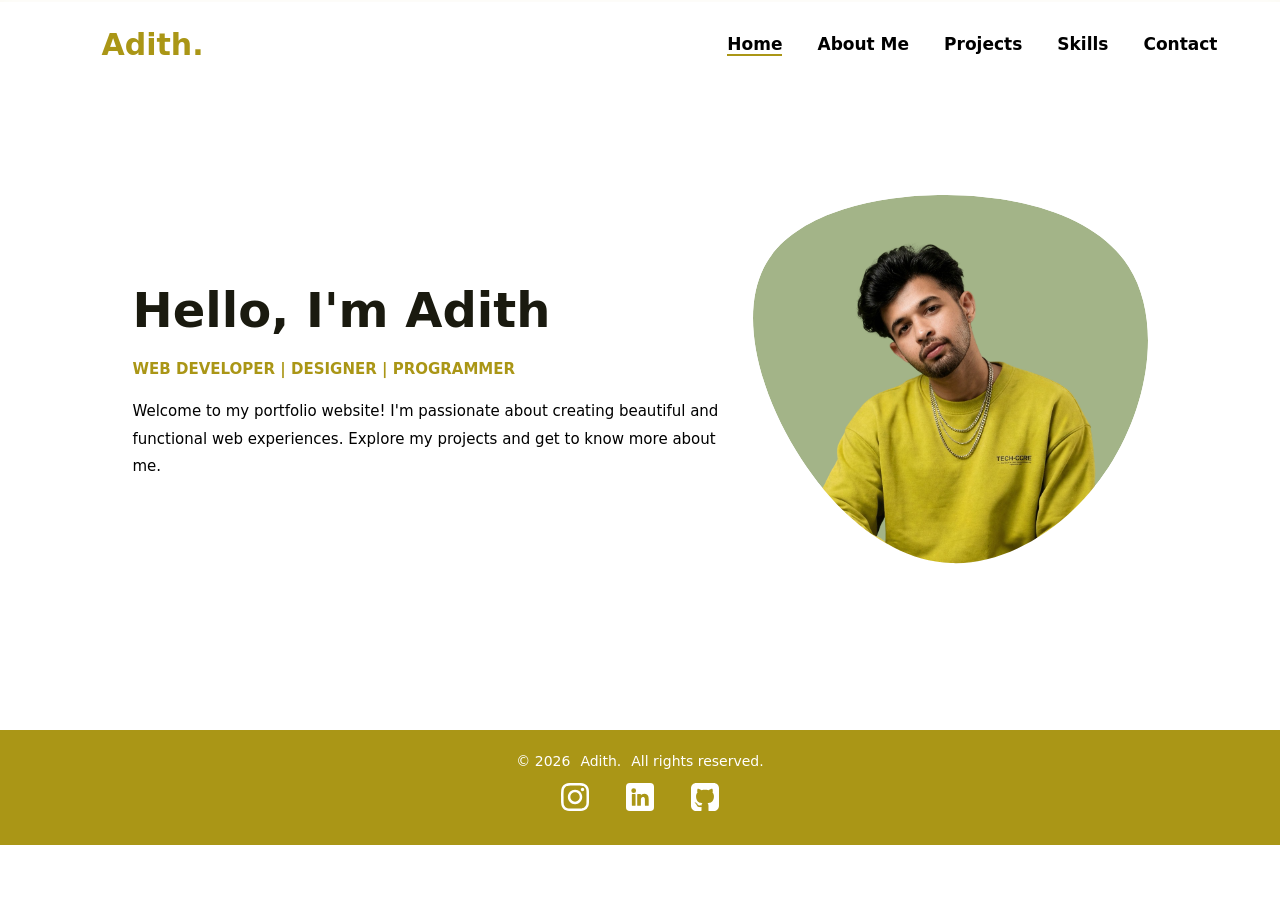
<file: index.html>
<!DOCTYPE html>
<html lang="en">

<head>
    <meta charset="UTF-8">
    <meta name="viewport" content="width=device-width, initial-scale=1.0">
    <meta id="viewport" name="viewport"
        content="width=device-width, initial-scale=1, minimum-scale=1, maximum-scale=2, viewport-fit=cover">
    <link rel="stylesheet" href="portfolio.css">
    <title>Portfolio</title>

</head>

<body>
    <div class="parent">
        <div class="navi">
            <div class="nav">
                <div class="logo">
                    <h2>Adith.</h2>
                </div>
                <div class="navlinks">
                    <ul>
                        <li><a class="main" href="index.html">Home</a></li>
                        <li><a href="about.html">About Me</a></li>
                        <li><a href="projects.html">Projects</a></li>
                        <li><a href="skill.html">Skills</a></li>
                        <li><a href="contact.html">Contact</a></li>
                    </ul>
                </div>
                <li class="menuicon"><svg onclick="menu_drop()" xmlns="http://www.w3.org/2000/svg" version="1.1"
                        xmlns:xlink="http://www.w3.org/1999/xlink" width="25" height="25" x="0" y="0"
                        viewBox="0 0 512 512" style="enable-background:new 0 0 512 512" xml:space="preserve" class="">
                        <g>
                            <path
                                d="M464.883 64.267H175.65c-25.98 0-47.117 21.137-47.117 47.149 0 25.98 21.137 47.117 47.117 47.117h289.232c25.98 0 47.117-21.137 47.117-47.117.001-26.013-21.136-47.149-47.116-47.149zM47.134 64.267C21.145 64.267 0 85.411 0 111.4s21.145 47.133 47.134 47.133 47.133-21.144 47.133-47.133-21.144-47.133-47.133-47.133zM47.134 208.867C21.145 208.867 0 230.011 0 256s21.145 47.133 47.134 47.133S94.267 281.989 94.267 256s-21.144-47.133-47.133-47.133zM47.134 353.467C21.145 353.467 0 374.611 0 400.6s21.145 47.133 47.134 47.133 47.133-21.144 47.133-47.133-21.144-47.133-47.133-47.133zM464.883 208.867H175.65c-25.98 0-47.117 21.137-47.117 47.149 0 25.98 21.137 47.117 47.117 47.117h289.232c25.98 0 47.117-21.137 47.117-47.117.001-26.013-21.136-47.149-47.116-47.149zM464.883 353.467H175.65c-25.98 0-47.117 21.137-47.117 47.149 0 25.98 21.137 47.117 47.117 47.117h289.232c25.98 0 47.117-21.137 47.117-47.117.001-26.012-21.136-47.149-47.116-47.149z"
                                fill="currentColor" opacity="1" data-original="#000000" class=""></path>
                        </g>
                    </svg></li>
            </div>
        </div>
        <div class="content">
            <div class="intro">
                <h1>Hello, I'm Adith</h1>
                <h3>Web Developer | Designer | Programmer</h3>
                <p>Welcome to my portfolio website! I'm passionate about creating beautiful and functional web
                    experiences. Explore my projects and get to know more about me.</p>
            </div>
            <div class="blob">
                <svg xmlns="http://www.w3.org/2000/svg" xmlns:xlink="http://www.w3.org/1999/xlink"
                    viewBox="0 0 200 187">
                    <mask id="mask0" mask-type="alpha" color="blue">
                        <path
                            d="M190.312 36.4879C206.582 62.1187 201.309 102.826 182.328 134.186C163.346 165.547          130.807 187.559 100.226 186.353C69.6454 185.297 41.0228 161.023 21.7403 129.362C2.45775          97.8511 -7.48481 59.1033 6.67581 34.5279C20.9871 10.1032 59.7028 -0.149132 97.9666          0.00163737C136.23 0.303176 174.193 10.857 190.312 36.4879Z" />
                    </mask>
                    <g mask="url(#mask0)">
                        <path
                            d="M190.312 36.4879C206.582 62.1187 201.309 102.826 182.328 134.186C163.346          165.547 130.807 187.559 100.226 186.353C69.6454 185.297 41.0228 161.023 21.7403          129.362C2.45775 97.8511 -7.48481 59.1033 6.67581 34.5279C20.9871 10.1032 59.7028          -0.149132 97.9666 0.00163737C136.23 0.303176 174.193 10.857 190.312 36.4879Z" />
                        <image class="image" xlink:href="images\myself2.png" />
                    </g>
                </svg>
            </div>
        </div>
        <!-- Footer -->
        <div class="fottermb">
            <div class="footerr">
                <div class="f_top">

                    <p>© 2026</p>
                    <p>Adith.</p>
                    <p> All rights reserved.</p>
                </div>
                <div class="f_mid">
                    <div class="f_mid_svg">
                        <a href="https://www.instagram.com/adith_ar_/?__pwa=1">
                            <svg xmlns="http://www.w3.org/2000/svg" version="1.1"
                                xmlns:xlink="http://www.w3.org/1999/xlink" width="512" height="512" x="0" y="0"
                                viewBox="0 0 511 511.9" style="enable-background:new 0 0 512 512" xml:space="preserve">
                                <g>
                                    <path
                                        d="M510.95 150.5c-1.2-27.2-5.598-45.898-11.9-62.102-6.5-17.199-16.5-32.597-29.6-45.398-12.802-13-28.302-23.102-45.302-29.5-16.296-6.3-34.898-10.7-62.097-11.898C334.648.3 325.949 0 256.449 0s-78.199.3-105.5 1.5c-27.199 1.2-45.898 5.602-62.097 11.898-17.204 6.5-32.602 16.5-45.403 29.602-13 12.8-23.097 28.3-29.5 45.3-6.3 16.302-10.699 34.9-11.898 62.098C.75 177.801.449 186.5.449 256s.301 78.2 1.5 105.5c1.2 27.2 5.602 45.898 11.903 62.102 6.5 17.199 16.597 32.597 29.597 45.398 12.801 13 28.301 23.102 45.301 29.5 16.3 6.3 34.898 10.7 62.102 11.898 27.296 1.204 36 1.5 105.5 1.5s78.199-.296 105.5-1.5c27.199-1.199 45.898-5.597 62.097-11.898a130.934 130.934 0 0 0 74.903-74.898c6.296-16.301 10.699-34.903 11.898-62.102 1.2-27.3 1.5-36 1.5-105.5s-.102-78.2-1.3-105.5zm-46.098 209c-1.102 25-5.301 38.5-8.801 47.5-8.602 22.3-26.301 40-48.602 48.602-9 3.5-22.597 7.699-47.5 8.796-27 1.204-35.097 1.5-103.398 1.5s-76.5-.296-103.403-1.5c-25-1.097-38.5-5.296-47.5-8.796C94.551 451.5 84.45 445 76.25 436.5c-8.5-8.3-15-18.3-19.102-29.398-3.5-9-7.699-22.602-8.796-47.5-1.204-27-1.5-35.102-1.5-103.403s.296-76.5 1.5-103.398c1.097-25 5.296-38.5 8.796-47.5C61.25 94.199 67.75 84.1 76.352 75.898c8.296-8.5 18.296-15 29.398-19.097 9-3.5 22.602-7.7 47.5-8.801 27-1.2 35.102-1.5 103.398-1.5 68.403 0 76.5.3 103.403 1.5 25 1.102 38.5 5.3 47.5 8.8 11.097 4.098 21.199 10.598 29.398 19.098 8.5 8.301 15 18.301 19.102 29.403 3.5 9 7.699 22.597 8.8 47.5 1.2 27 1.5 35.097 1.5 103.398s-.3 76.301-1.5 103.301zm0 0"
                                        fill="currentcolor" opacity="1" data-original="#000000"></path>
                                    <path
                                        d="M256.45 124.5c-72.598 0-131.5 58.898-131.5 131.5s58.902 131.5 131.5 131.5c72.6 0 131.5-58.898 131.5-131.5s-58.9-131.5-131.5-131.5zm0 216.8c-47.098 0-85.302-38.198-85.302-85.3s38.204-85.3 85.301-85.3c47.102 0 85.301 38.198 85.301 85.3s-38.2 85.3-85.3 85.3zM423.852 119.3c0 16.954-13.747 30.7-30.704 30.7-16.953 0-30.699-13.746-30.699-30.7 0-16.956 13.746-30.698 30.7-30.698 16.956 0 30.703 13.742 30.703 30.699zm0 0"
                                        fill="currentcolor" opacity="1" data-original="#000000"></path>
                                </g>
                            </svg>
                        </a>
                    </div>
                    <div class="f_mid_svg">
                        <a href="https://www.linkedin.com/in/adith-raj-/">
                            <svg xmlns="http://www.w3.org/2000/svg" version="1.1"
                                xmlns:xlink="http://www.w3.org/1999/xlink" width="512" height="512" x="0" y="0"
                                viewBox="0 0 176 176" style="enable-background:new 0 0 512 512" xml:space="preserve"
                                class="">
                                <g>
                                    <path
                                        d="M152 0H24A24 24 0 0 0 0 24v128a24 24 0 0 0 24 24h128a24 24 0 0 0 24-24V24a24 24 0 0 0-24-24zM60 139.28a3.71 3.71 0 0 1-3.71 3.72H40.48a3.71 3.71 0 0 1-3.72-3.72V73a3.72 3.72 0 0 1 3.72-3.72h15.81A3.72 3.72 0 0 1 60 73zM48.38 63a15 15 0 1 1 15-15 15 15 0 0 1-15 15zm94.26 76.54a3.41 3.41 0 0 1-3.42 3.42h-17a3.41 3.41 0 0 1-3.42-3.42v-31.05c0-4.64 1.36-20.32-12.13-20.32-10.45 0-12.58 10.73-13 15.55v35.86A3.42 3.42 0 0 1 90.3 143H73.88a3.41 3.41 0 0 1-3.41-3.42V72.71a3.41 3.41 0 0 1 3.41-3.42H90.3a3.42 3.42 0 0 1 3.42 3.42v5.78c3.88-5.83 9.63-10.31 21.9-10.31 27.18 0 27 25.38 27 39.32z"
                                        data-name="Layer 2" fill="currentcolor" opacity="1" data-original="#000000"
                                        class=""></path>
                                </g>
                            </svg>
                        </a>
                    </div>
                    <div class="f_mid_svg">
                        <a href="https://github.com/Solo-Being">
                            <svg xmlns="http://www.w3.org/2000/svg" version="1.1"
                                xmlns:xlink="http://www.w3.org/1999/xlink" width="512" height="512" x="0" y="0"
                                viewBox="0 0 438.536 438.536" style="enable-background:new 0 0 512 512"
                                xml:space="preserve" class="">
                                <g>
                                    <path
                                        d="M158.173 352.599c-3.049.568-4.381 1.999-3.999 4.281.38 2.283 2.093 3.046 5.138 2.283 3.049-.76 4.38-2.095 3.997-3.997-.378-2.092-2.091-2.95-5.136-2.567zM141.898 354.885c-3.046 0-4.568 1.041-4.568 3.139 0 2.474 1.619 3.518 4.853 3.138 3.046 0 4.57-1.047 4.57-3.138 0-2.471-1.619-3.522-4.855-3.139zM119.629 354.022c-.76 2.095.478 3.519 3.711 4.284 2.855 1.137 4.664.568 5.424-1.714.572-2.091-.666-3.61-3.711-4.568-2.856-.759-4.663-.102-5.424 1.998z"
                                        fill="currentcolor" opacity="1" data-original="#000000" class=""></path>
                                    <path
                                        d="M414.41 24.123C398.326 8.042 378.964 0 356.309 0H82.225C59.577 0 40.208 8.042 24.123 24.123 8.042 40.207 0 59.576 0 82.225v274.088c0 22.65 8.042 42.017 24.123 58.098 16.084 16.084 35.454 24.126 58.102 24.126h63.953c4.184 0 7.327-.144 9.42-.424 2.092-.288 4.184-1.526 6.279-3.717 2.096-2.187 3.14-5.376 3.14-9.562 0-.568-.05-7.046-.144-19.417-.097-12.375-.144-22.176-.144-29.41l-6.567 1.143c-4.187.76-9.469 1.095-15.846.999-6.374-.096-12.99-.76-19.841-1.998-6.855-1.239-13.229-4.093-19.13-8.562-5.898-4.477-10.085-10.328-12.56-17.559l-2.856-6.571c-1.903-4.373-4.899-9.229-8.992-14.554-4.093-5.332-8.232-8.949-12.419-10.852l-1.999-1.428c-1.331-.951-2.568-2.098-3.711-3.429-1.141-1.335-1.997-2.669-2.568-3.997-.571-1.335-.097-2.43 1.427-3.289 1.524-.855 4.281-1.279 8.28-1.279l5.708.855c3.808.76 8.516 3.042 14.134 6.851 5.614 3.806 10.229 8.754 13.846 14.843 4.38 7.806 9.657 13.75 15.846 17.843 6.184 4.097 12.419 6.143 18.699 6.143s11.704-.476 16.274-1.424c4.565-.954 8.848-2.385 12.847-4.288 1.713-12.751 6.377-22.559 13.988-29.41-10.848-1.143-20.602-2.854-29.265-5.14-8.658-2.286-17.605-5.995-26.835-11.136-9.234-5.14-16.894-11.512-22.985-19.13-6.09-7.618-11.088-17.61-14.987-29.978-3.901-12.375-5.852-26.652-5.852-42.829 0-23.029 7.521-42.637 22.557-58.814-7.044-17.32-6.379-36.732 1.997-58.242 5.52-1.714 13.706-.428 24.554 3.855 10.85 4.286 18.794 7.951 23.84 10.992 5.046 3.042 9.089 5.614 12.135 7.71 17.705-4.949 35.976-7.423 54.818-7.423 18.841 0 37.115 2.474 54.821 7.423l10.849-6.852c7.426-4.57 16.18-8.757 26.269-12.562 10.088-3.806 17.795-4.854 23.127-3.14 8.562 21.51 9.328 40.922 2.279 58.241 15.036 16.179 22.559 35.786 22.559 58.815 0 16.18-1.951 30.505-5.852 42.969-3.898 12.467-8.939 22.463-15.13 29.981-6.184 7.519-13.894 13.843-23.124 18.986-9.232 5.137-18.178 8.853-26.84 11.132-8.661 2.286-18.414 4.004-29.263 5.147 9.891 8.562 14.839 22.072 14.839 40.538v68.238c0 3.237.472 5.852 1.424 7.851.958 1.998 2.478 3.374 4.571 4.141 2.102.76 3.949 1.235 5.571 1.424 1.622.191 3.949.287 6.995.287h63.953c22.648 0 42.018-8.042 58.095-24.126 16.084-16.084 24.126-35.454 24.126-58.102V82.225c-.002-22.649-8.044-42.021-24.125-58.102z"
                                        fill="currentcolor" opacity="1" data-original="#000000" class=""></path>
                                    <path
                                        d="M86.793 319.195c-1.331.948-1.141 2.471.572 4.565 1.906 1.902 3.427 2.189 4.57.855 1.331-.948 1.141-2.471-.575-4.569-1.902-1.71-3.424-1.997-4.567-.851zM77.374 312.057c-.57 1.335.096 2.478 1.999 3.426 1.521.955 2.762.767 3.711-.568.57-1.335-.096-2.478-1.999-3.433-1.903-.572-3.14-.38-3.711.575zM95.646 330.331c-1.715.948-1.715 2.666 0 5.137 1.713 2.478 3.328 3.142 4.853 1.998 1.714-1.334 1.714-3.142 0-5.427-1.521-2.468-3.14-3.046-4.853-1.708zM105.641 343.174c-1.714 1.526-1.336 3.327 1.142 5.428 2.281 2.279 4.185 2.566 5.708.849 1.524-1.519 1.143-3.326-1.142-5.42-2.281-2.28-4.185-2.568-5.708-.857z"
                                        fill="currentcolor" opacity="1" data-original="#000000" class=""></path>
                                </g>
                            </svg>
                        </a>
                    </div>
                </div>
            </div>
        </div>
    </div>


<div class="menuu">
    <div class="menuu_items">
        <a class="menu_con" href="index.html">Home</a>
    </div>
    <div class="menuu_items">
        <a class="menu_con" href="about.html">About Me</a>
    </div>
    <div class="menuu_items">
        <a class="menu_con" href="projects.html">Projects</a>
    </div>
    <div class="menuu_items">
        <a class="menu_con" href="skill.html">Skills</a>
    </div>
    <div class="menuu_items">
        <a class="menu_con" href="contact.html">Contact</a>
    </div>
</div>

    <script src="script.js"></script>

</body>

</html>
</file>
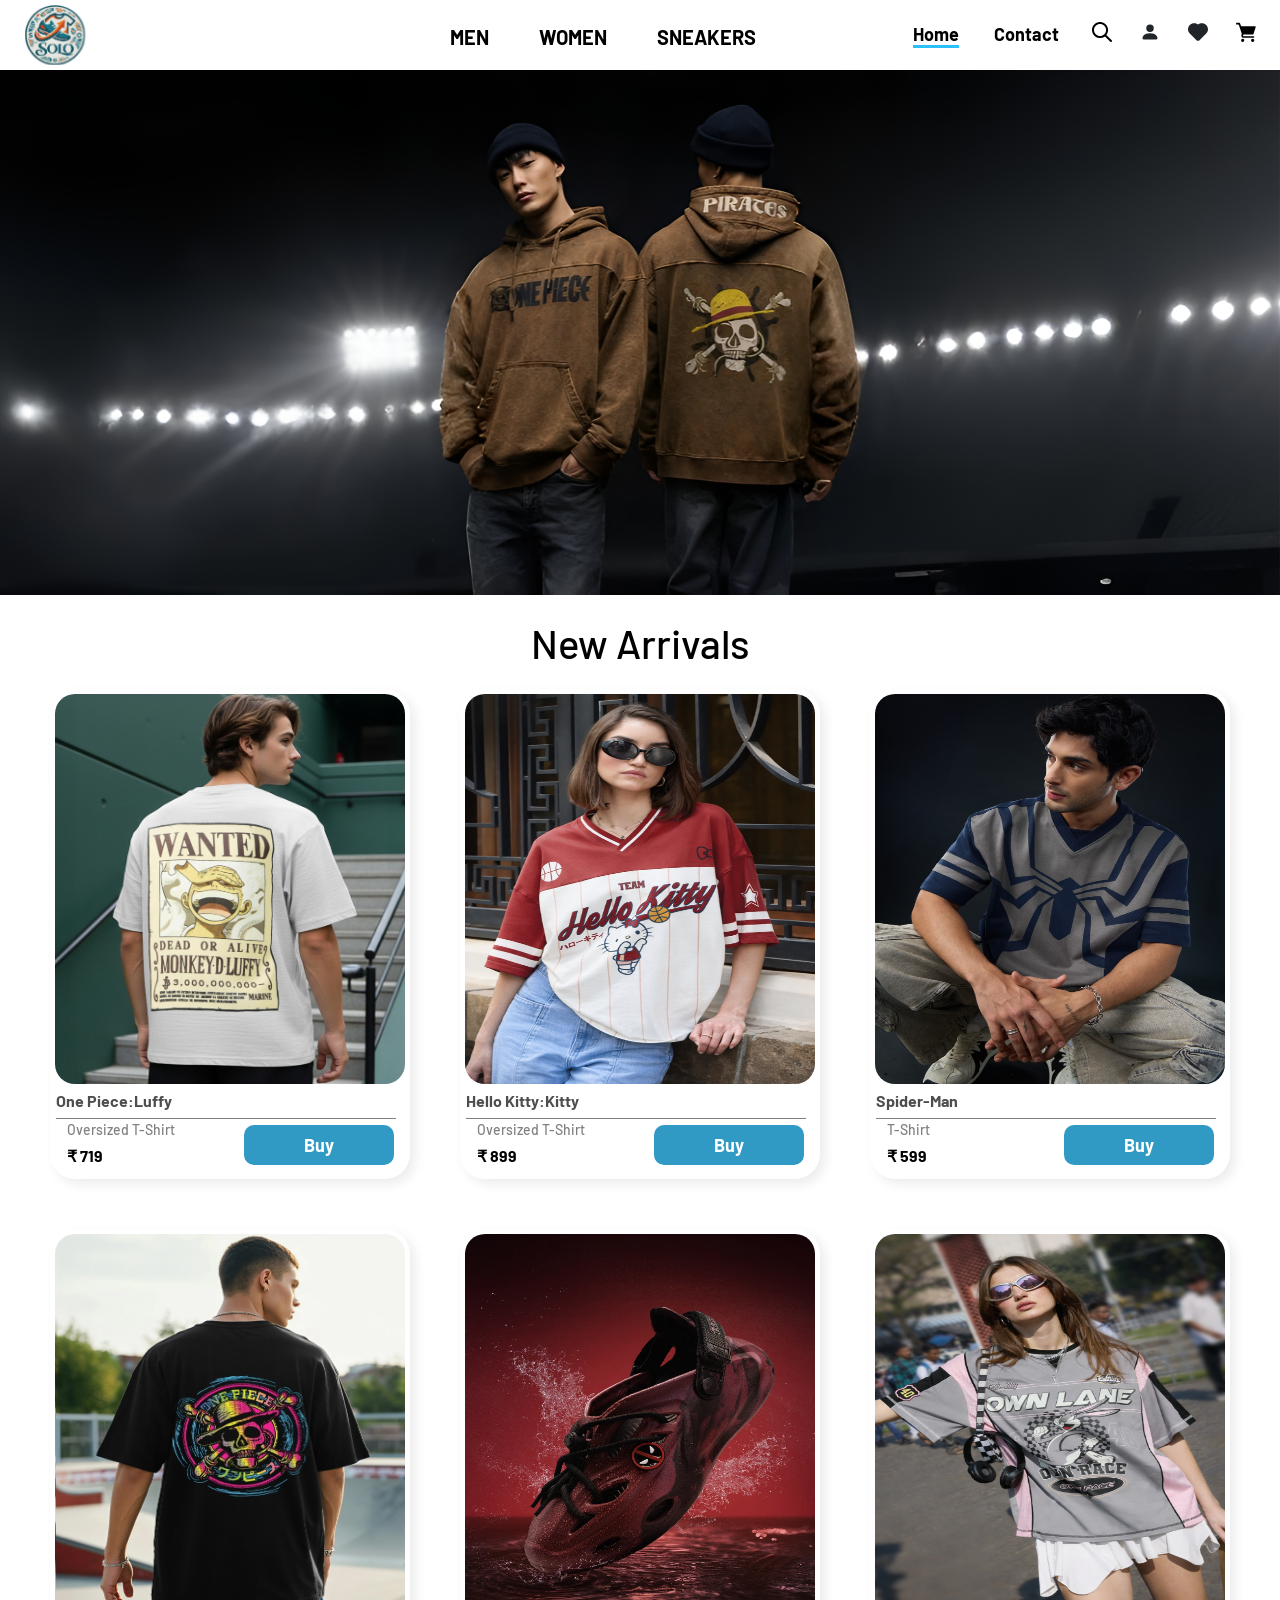
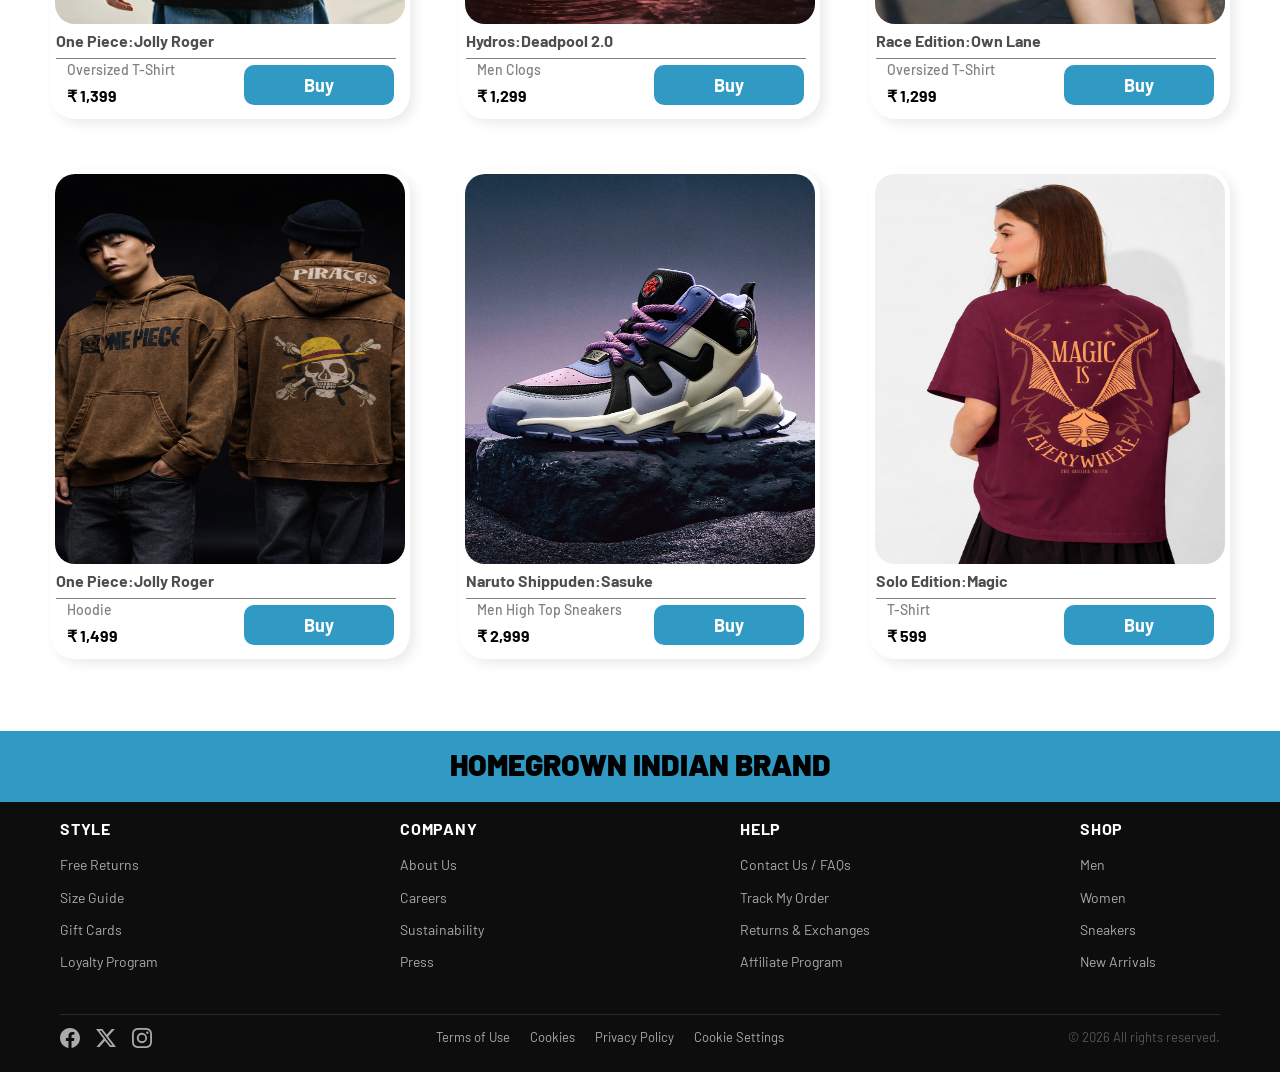
<file: E-commerce/index.html>
<!DOCTYPE html>
<html lang="en">

<head>
    <meta charset="UTF-8">
    <meta name="viewport" content="width=device-width, initial-scale=1.0">
    <meta id="viewport" name="viewport"
        content="width=device-width, initial-scale=1, minimum-scale=1, maximum-scale=2, viewport-fit=cover">
    <link href="https://cdn.jsdelivr.net/npm/bootstrap@5.0.2/dist/css/bootstrap.min.css" rel="stylesheet"
        integrity="sha384-EVSTQN3/azprG1Anm3QDgpJLIm9Nao0Yz1ztcQTwFspd3yD65VohhpuuCOmLASjC" crossorigin="anonymous">
    <link
        href="https://fonts.googleapis.com/css2?family=Barlow+Condensed:wght@400;500;600;700&family=Barlow:wght@400;500;600&display=swap"
        rel="stylesheet">
    <link rel="stylesheet" href="index.css">
    <link rel="stylesheet" href="popup.css">
    <title>Solo</title>
</head>

<body>
    <div class="navi">
        <div class="navchild_l">
            <img class="logo" src="logo1.png" alt="">
        </div>
        <div class="nav_mobile">
            <a>Category</a>
            <svg onclick="cat_drop()" xmlns="http://www.w3.org/2000/svg" version="1.1"
                xmlns:xlink="http://www.w3.org/1999/xlink" width="512" height="512" x="0" y="0" viewBox="0 0 512 512"
                style="enable-background:new 0 0 512 512" xml:space="preserve" class="">
                <g>
                    <path
                        d="m98 190.06 139.78 163.12a24 24 0 0 0 36.44 0L414 190.06c13.34-15.57 2.28-39.62-18.22-39.62h-279.6c-20.5 0-31.56 24.05-18.18 39.62z"
                        fill="#000000" opacity="1" data-original="#000000" class=""></path>
                </g>
            </svg>
        </div>
        <div class="navchild_r">
            <ul>
                <li><a href="men.html">MEN</a></li>
                <li><a href="women.html">WOMEN</a></li>
                <li><a href="sneakers.html">SNEAKERS</a></li>
            </ul>
        </div>
        <div class="menu_svg">
            <svg onclick="menu_drop()" xmlns="http://www.w3.org/2000/svg" version="1.1"
                xmlns:xlink="http://www.w3.org/1999/xlink" width="26" height="26" x="0" y="0" viewBox="0 0 32 32"
                style="enable-background:new 0 0 512 512" xml:space="preserve" fill-rule="evenodd"
                class="hovered-paths">
                <g>
                    <path
                        d="M15 20c0-.796-.316-1.559-.879-2.121A2.996 2.996 0 0 0 12 17H5c-.796 0-1.559.316-2.121.879A2.996 2.996 0 0 0 2 20v7c0 .796.316 1.559.879 2.121A2.996 2.996 0 0 0 5 30h7c.796 0 1.559-.316 2.121-.879A2.996 2.996 0 0 0 15 27zm15 0c0-.796-.316-1.559-.879-2.121A2.996 2.996 0 0 0 27 17h-7c-.796 0-1.559.316-2.121.879A2.996 2.996 0 0 0 17 20v7c0 .796.316 1.559.879 2.121A2.996 2.996 0 0 0 20 30h7c.796 0 1.559-.316 2.121-.879A2.996 2.996 0 0 0 30 27zm-17 0v7a.997.997 0 0 1-1 1H5a.997.997 0 0 1-1-1v-7a.997.997 0 0 1 1-1h7a.997.997 0 0 1 1 1zm15 0v7a.997.997 0 0 1-1 1h-7a.997.997 0 0 1-1-1v-7a.997.997 0 0 1 1-1h7a.997.997 0 0 1 1 1zm-2.379-5.207 4.172-4.172a3 3 0 0 0 0-4.242l-4.172-4.172a3 3 0 0 0-4.242 0l-4.172 4.172a3 3 0 0 0 0 4.242l4.172 4.172a3 3 0 0 0 4.242 0zM15 5c0-.796-.316-1.559-.879-2.121A2.996 2.996 0 0 0 12 2H5c-.796 0-1.559.316-2.121.879A2.996 2.996 0 0 0 2 5v7c0 .796.316 1.559.879 2.121A2.996 2.996 0 0 0 5 15h7c.796 0 1.559-.316 2.121-.879A2.996 2.996 0 0 0 15 12zm13.379 4.207-4.172 4.172a1 1 0 0 1-1.414 0l-4.172-4.172a1 1 0 0 1 0-1.414l4.172-4.172a1 1 0 0 1 1.414 0l4.172 4.172a1 1 0 0 1 0 1.414zM13 5v7a.997.997 0 0 1-1 1H5a.997.997 0 0 1-1-1V5a.997.997 0 0 1 1-1h7a.997.997 0 0 1 1 1z"
                        fill="black" opacity="1" data-original="#000000" class="hovered-path"></path>
                </g>
            </svg>
        </div>
        <div class="navchild_m">
            <ul>
                <li><a class="main" href="#home">Home</a></li>
                <!-- <li><a href="">About</a></li> -->
                <li><a href="contact.html">Contact</a></li>
            </ul>
            <div class="svg">
                <div class="svgs"><svg xmlns="http://www.w3.org/2000/svg" version="1.1"
                        xmlns:xlink="http://www.w3.org/1999/xlink" width="512" height="512" x="0" y="0"
                        viewBox="0 0 461.516 461.516" style="enable-background:new 0 0 512 512" xml:space="preserve">
                        <g>
                            <path
                                d="M185.746 371.332a185.294 185.294 0 0 0 113.866-39.11L422.39 455c9.172 8.858 23.787 8.604 32.645-.568 8.641-8.947 8.641-23.131 0-32.077L332.257 299.577c62.899-80.968 48.252-197.595-32.716-260.494S101.947-9.169 39.048 71.799-9.204 269.394 71.764 332.293a185.64 185.64 0 0 0 113.982 39.039zM87.095 87.059c54.484-54.485 142.82-54.486 197.305-.002s54.486 142.82.002 197.305-142.82 54.486-197.305.002l-.002-.002c-54.484-54.087-54.805-142.101-.718-196.585l.718-.718z"
                                fill="#000000" opacity="1" data-original="#000000"></path>
                        </g>
                    </svg></div>
                <div class="svgs"><svg xmlns="http://www.w3.org/2000/svg" width="25" height="25" fill="currentColor"
                        class="bi bi-person-fill" viewBox="0 0 16 16">
                        <path d="M3 14s-1 0-1-1 1-4 6-4 6 3 6 4-1 1-1 1zm5-6a3 3 0 1 0 0-6 3 3 0 0 0 0 6" />
                    </svg></div>
                <div class="svgs"><svg xmlns="http://www.w3.org/2000/svg" version="1.1"
                        xmlns:xlink="http://www.w3.org/1999/xlink" width="512" height="512" x="0" y="0"
                        viewBox="0 0 511.855 511.855" style="enable-background:new 0 0 512 512" xml:space="preserve"
                        class="">
                        <g>
                            <path
                                d="M466.186 74.688C436.688 45.19 397.47 28.945 355.754 28.945c-36.894 0-71.836 12.708-99.827 36.051-27.989-23.343-62.933-36.051-99.825-36.051-41.716 0-80.936 16.245-110.433 45.743-60.891 60.891-60.892 159.97 0 220.865l171.249 171.249c10.389 10.387 24.242 16.107 39.01 16.107s28.621-5.721 39.01-16.108l171.248-171.248c60.892-60.894 60.892-159.974 0-220.865z"
                                fill="currentColor" opacity="1" data-original="#000000"></path>
                        </g>
                    </svg></div>
                <div class="svgs"><svg xmlns="http://www.w3.org/2000/svg" version="1.1"
                        xmlns:xlink="http://www.w3.org/1999/xlink" width="512" height="512" x="0" y="0"
                        viewBox="0 0 24 24" style="enable-background:new 0 0 512 512" xml:space="preserve" class="">
                        <g>
                            <path
                                d="M1 1a1 1 0 1 0 0 2h1.78a.694.694 35.784 0 1 .657.474l3.297 9.893c.147.44.165.912.053 1.362l-.271 1.087C6.117 17.41 7.358 19 9 19h12a1 1 0 1 0 0-2H9c-.39 0-.64-.32-.545-.697l.205-.818A.64.64 142.028 0 1 9.28 15H20a1 1 0 0 0 .95-.684l2.665-8A1 1 0 0 0 22.666 5H6.555a.694.694 35.783 0 1-.658-.474l-.948-2.842A1 1 0 0 0 4 1zm7 19a2 2 0 1 0 0 4 2 2 0 0 0 0-4zm12 0a2 2 0 1 0 0 4 2 2 0 0 0 0-4z"
                                paint-order="fill markers stroke" fill="#000000" opacity="1" data-original="#000000"
                                class=""></path>
                        </g>
                    </svg></div>
            </div>
        </div>
    </div>
    <div class="parent" id="home">
        <div class="carosel">
            <div id="carouselExampleSlidesOnly" class="carousel slide" data-bs-ride="carousel">
                <div class="carousel-inner">
                    <div class="carousel-item active">
                        <img src="ca4.png" class="d-block w-100" alt="...">
                    </div>
                    <div class="carousel-item">
                        <img src="ca7.png" class="d-block w-100" alt="...">
                    </div>
                    <div class="carousel-item">
                        <img src="ca2.png" class="d-block w-100" alt="...">
                    </div>
                    <div class="carousel-item">
                        <img src="ca3.png" class="d-block w-100" alt="...">
                    </div>
                    <div class="carousel-item">
                        <img src="ca6.png" class="d-block w-100" alt="...">
                    </div>
                    <div class="carousel-item">
                        <img src="ca5.png" class="d-block w-100" alt="...">
                    </div>
                    <div class="carousel-item">
                        <img src="ca8.png" class="d-block w-100" alt="...">
                    </div>
                    <div class="carousel-item">
                        <img src="ca9.png" class="d-block w-100" alt="...">
                    </div>
                </div>
            </div>
        </div>
        <div class="items">
            <div class="head">
                <p>New Arrivals</p>
            </div>
            <div class="itemsbuy">
                <div class="itemssl">
                    <div class="image">
                        <img class="realsale" src="sale1.png" alt="">
                    </div>
                    <div class="imagenm">
                        <p><b>One Piece:Luffy</b></p>
                    </div>
                    <div class="buy_parent">
                        <div class="buy_l">
                            <div class="imgdesc">
                                <p>Oversized T-Shirt</p>
                            </div>
                            <div class="price">
                                <p><b>₹ 719</b></p>
                            </div>
                        </div>
                        <div class="buy_butt">
                            <button onclick="buy_popup('sale1.png','One Piece:Luffy',719)">Buy</button>
                        </div>
                    </div>
                </div>
                <div class="itemssl">
                    <div class="image">
                        <img class="realsale" src="sale6.png" alt="">
                    </div>
                    <div class="imagenm">
                        <p><b>Hello Kitty:Kitty</b></p>
                    </div>
                    <div class="buy_parent">
                        <div class="buy_l">
                            <div class="imgdesc">
                                <p>Oversized T-Shirt</p>
                            </div>
                            <div class="price">
                                <p><b>₹ 899</b></p>
                            </div>
                        </div>
                        <div class="buy_butt">
                            <button onclick="buy_popup('sale6.png','Hello Kitty:Kitty',899)">Buy</button>
                        </div>
                    </div>
                </div>
                <div class="itemssl">
                    <div class="image">
                        <img class="realsale" src="sale3.png" alt="">
                    </div>
                    <div class="imagenm">
                        <p><b>Spider-Man</b></p>
                    </div>
                    <div class="buy_parent">
                        <div class="buy_l">
                            <div class="imgdesc">
                                <p>T-Shirt</p>
                            </div>
                            <div class="price">
                                <p><b>₹ 599</b></p>
                            </div>
                        </div>
                        <div class="buy_butt">
                            <button onclick="buy_popup('sale3.png','Spider-Man',599)">Buy</button>
                        </div>
                    </div>
                </div>
                <div class="itemssl">
                    <div class="image">
                        <img class="realsale" src="sale4.png" alt="">
                    </div>
                    <div class="imagenm">
                        <p><b>One Piece:Jolly Roger</b></p>
                    </div>
                    <div class="buy_parent">
                        <div class="buy_l">
                            <div class="imgdesc">
                                <p>Oversized T-Shirt</p>
                            </div>
                            <div class="price">
                                <p><b>₹ 1,399</b></p>
                            </div>
                        </div>
                        <div class="buy_butt">
                            <button onclick="buy_popup('sale4.png','One Piece:Jolly Roger',1399)">Buy</button>
                        </div>
                    </div>
                </div>
                <div class="itemssl">
                    <div class="image">
                        <img class="realsale" src="sale5.png" alt="">
                    </div>
                    <div class="imagenm">
                        <p><b>Hydros:Deadpool 2.0</b></p>
                    </div>
                    <div class="buy_parent">
                        <div class="buy_l">
                            <div class="imgdesc">
                                <p>Men Clogs</p>
                            </div>
                            <div class="price">
                                <p><b>₹ 1,299</b></p>
                            </div>
                        </div>
                        <div class="buy_butt">
                            <button onclick="buy_popup('sale5.png','Hydros:Deadpool 2.0',1299)">Buy</button>
                        </div>
                    </div>
                </div>
                <div class="itemssl">
                    <div class="image">
                        <img class="realsale" src="sale9.png" alt="">
                    </div>
                    <div class="imagenm">
                        <p><b>Race Edition:Own Lane</b></p>
                    </div>
                    <div class="buy_parent">
                        <div class="buy_l">
                            <div class="imgdesc">
                                <p>Oversized T-Shirt</p>
                            </div>
                            <div class="price">
                                <p><b>₹ 1,299</b></p>
                            </div>
                        </div>
                        <div class="buy_butt">
                            <button onclick="buy_popup('sale9.png','Race Edition:Own Lane',1299)">Buy</button>
                        </div>
                    </div>
                </div>
                <div class="itemssl">
                    <div class="image">
                        <img class="realsale" src="sale7.png" alt="">
                    </div>
                    <div class="imagenm">
                        <p><b>One Piece:Jolly Roger</b></p>
                    </div>
                    <div class="buy_parent">
                        <div class="buy_l">
                            <div class="imgdesc">
                                <p>Hoodie</p>
                            </div>
                            <div class="price">
                                <p><b>₹ 1,499</b></p>
                            </div>
                        </div>
                        <div class="buy_butt">
                            <button onclick="buy_popup('sale7.png','One Piece:Jolly Roger',1499)">Buy</button>
                        </div>
                    </div>
                </div>
                <div class="itemssl">
                    <div class="image">
                        <img class="realsale" src="sale8.png" alt="">
                    </div>
                    <div class="imagenm">
                        <p><b>Naruto Shippuden:Sasuke</b></p>
                    </div>
                    <div class="buy_parent">
                        <div class="buy_l">
                            <div class="imgdesc">
                                <p>Men High Top Sneakers</p>
                            </div>
                            <div class="price">
                                <p><b>₹ 2,999</b></p>
                            </div>
                        </div>
                        <div class="buy_butt">
                            <button onclick="buy_popup('sale8.png','Naruto Shippuden:Sasuke',2999)">Buy</button>
                        </div>
                    </div>
                </div>
                <div class="itemssl">
                    <div class="image">
                        <img class="realsale" src="sale2.png" alt="">
                    </div>
                    <div class="imagenm">
                        <p><b>Solo Edition:Magic</b></p>
                    </div>
                    <div class="buy_parent">
                        <div class="buy_l">
                            <div class="imgdesc">
                                <p>T-Shirt</p>
                            </div>
                            <div class="price">
                                <p><b>₹ 599</b></p>
                            </div>
                        </div>
                        <div class="buy_butt">
                            <button onclick="buy_popup('sale2.png','Solo Edition:Magic',599)">Buy</button>
                        </div>
                    </div>
                </div>
            </div>
        </div>
        <div class="footer" id="contact">
            <div class="ftheader">
                <p class="headerft">HOMEGROWN INDIAN BRAND </p>
            </div>
            <div class="ftcontact">
                <div class="ftcolumns">
                    <div class="ftcol">
                        <h4>STYLE</h4>
                        <a href="">Free Returns</a>
                        <a href="">Size Guide</a>
                        <a href="">Gift Cards</a>
                        <a href="">Loyalty Program</a>
                    </div>
                    <div class="ftcol">
                        <h4>COMPANY</h4>
                        <a href="">About Us</a>
                        <a href="">Careers</a>
                        <a href="">Sustainability</a>
                        <a href="">Press</a>
                    </div>
                    <div class="ftcol">
                        <h4>HELP</h4>
                        <a href="">Contact Us / FAQs</a>
                        <a href="">Track My Order</a>
                        <a href="">Returns & Exchanges</a>
                        <a href="">Affiliate Program</a>
                    </div>
                    <div class="ftcol">
                        <h4>SHOP</h4>
                        <a href="">Men</a>
                        <a href="">Women</a>
                        <a href="">Sneakers</a>
                        <a href="">New Arrivals</a>
                    </div>
                </div>
                <div class="ftbottom">
                    <div class="ftsocials">
                        <a href="" class="ftsocial">
                            <svg xmlns="http://www.w3.org/2000/svg" width="20" height="20" fill="currentColor"
                                viewBox="0 0 16 16">
                                <path
                                    d="M16 8.049c0-4.446-3.582-8.05-8-8.05C3.58 0-.002 3.603-.002 8.05c0 4.017 2.926 7.347 6.75 7.951v-5.625h-2.03V8.05H6.75V6.275c0-2.017 1.195-3.131 3.022-3.131.876 0 1.791.157 1.791.157v1.98h-1.009c-.993 0-1.303.621-1.303 1.258v1.51h2.218l-.354 2.326H9.25V16c3.824-.604 6.75-3.934 6.75-7.951" />
                            </svg>
                        </a>
                        <a href="" class="ftsocial">
                            <svg xmlns="http://www.w3.org/2000/svg" width="20" height="20" fill="currentColor"
                                viewBox="0 0 16 16">
                                <path
                                    d="M12.6.75h2.454l-5.36 6.142L16 15.25h-4.937l-3.867-5.07-4.425 5.07H.316l5.733-6.57L0 .75h5.063l3.495 4.633L12.601.75Zm-.86 13.028h1.36L4.323 2.145H2.865z" />
                            </svg>
                        </a>
                        <a href="" class="ftsocial">
                            <svg xmlns="http://www.w3.org/2000/svg" width="20" height="20" fill="currentColor"
                                viewBox="0 0 16 16">
                                <path
                                    d="M8 0C5.829 0 5.556.01 4.703.048 3.85.088 3.269.222 2.76.42a3.9 3.9 0 0 0-1.417.923A3.9 3.9 0 0 0 .42 2.76C.222 3.268.087 3.85.048 4.7.01 5.555 0 5.827 0 8.001c0 2.172.01 2.444.048 3.297.04.852.174 1.433.372 1.942.205.526.478.972.923 1.417.444.445.89.719 1.416.923.51.198 1.09.333 1.942.372C5.555 15.99 5.827 16 8 16s2.444-.01 3.298-.048c.851-.04 1.434-.174 1.943-.372a3.9 3.9 0 0 0 1.416-.923c.445-.445.718-.891.923-1.417.197-.509.332-1.09.372-1.942C15.99 10.445 16 10.173 16 8s-.01-2.445-.048-3.299c-.04-.851-.175-1.433-.372-1.941a3.9 3.9 0 0 0-.923-1.417A3.9 3.9 0 0 0 13.24.42c-.51-.198-1.092-.333-1.943-.372C10.443.01 10.172 0 7.998 0zm-.717 1.442h.718c2.136 0 2.389.007 3.232.046.78.035 1.204.166 1.486.275.373.145.64.319.92.599s.453.546.598.92c.11.281.24.705.275 1.485.039.843.047 1.096.047 3.231s-.008 2.389-.047 3.232c-.035.78-.166 1.203-.275 1.485a2.5 2.5 0 0 1-.599.919c-.28.28-.546.453-.92.598-.28.11-.704.24-1.485.276-.843.038-1.096.047-3.232.047s-2.39-.009-3.233-.047c-.78-.036-1.203-.166-1.485-.276a2.5 2.5 0 0 1-.92-.598 2.5 2.5 0 0 1-.6-.92c-.109-.281-.24-.705-.275-1.485-.038-.843-.046-1.096-.046-3.233s.008-2.388.046-3.231c.036-.78.166-1.204.276-1.486.145-.373.319-.64.599-.92s.546-.453.92-.598c.282-.11.705-.24 1.485-.276.738-.034 1.024-.044 2.515-.045zm4.988 1.328a.96.96 0 1 0 0 1.92.96.96 0 0 0 0-1.92m-4.27 1.122a4.109 4.109 0 1 0 0 8.217 4.109 4.109 0 0 0 0-8.217m0 1.441a2.667 2.667 0 1 1 0 5.334 2.667 2.667 0 0 1 0-5.334" />
                            </svg>
                        </a>
                    </div>
                    <div class="ftlegal">
                        <a href="">Terms of Use</a>
                        <a href="">Cookies</a>
                        <a href="">Privacy Policy</a>
                        <a href="">Cookie Settings</a>
                    </div>
                    <div class="ftcopy">
                        <span>© 2026 All rights reserved.</span>
                    </div>
                </div>
            </div>
        </div>
    </div>
    <div class="menuu">
        <div class="menuu_items">
            <a href="#home">Home</a>
        </div>
        <!-- <div class="menuu_items">
            <a href="">About</a>
        </div> -->
        <div class="menuu_items">
            <a href="contact.html">Contact</a>
        </div>
        <div class="menuu_items">
            <a href="">Search</a>
        </div>
        <div class="menuu_items">
            <a href="">Profile</a>
        </div>
        <div class="menuu_items">
            <a href="">Favourites</a>
        </div>
        <div class="menuu_items">
            <a href="">Cart</a>
        </div>
    </div>
    <div class="categ">
        <div class="categ_items">
            <a href="men.html">MEN</a>
        </div>
        <div class="categ_items">
            <a href="women.html">WOMEN</a>
        </div>
        <div class="categ_items">
            <a href="sneakers.html">SNEAKERS</a>
        </div>
    </div>
        <script src="https://cdn.jsdelivr.net/npm/@popperjs/core@2.9.2/dist/umd/popper.min.js"
            integrity="sha384-IQsoLXl5PILFhosVNubq5LC7Qb9DXgDA9i+tQ8Zj3iwWAwPtgFTxbJ8NT4GN1R8p"
            crossorigin="anonymous"></script>
        <script src="https://cdn.jsdelivr.net/npm/bootstrap@5.0.2/dist/js/bootstrap.min.js"
            integrity="sha384-cVKIPhGWiC2Al4u+LWgxfKTRIcfu0JTxR+EQDz/bgldoEyl4H0zUF0QKbrJ0EcQF"
            crossorigin="anonymous"></script>
        <script src="script.js"></script>
</body>

</html>
</file>
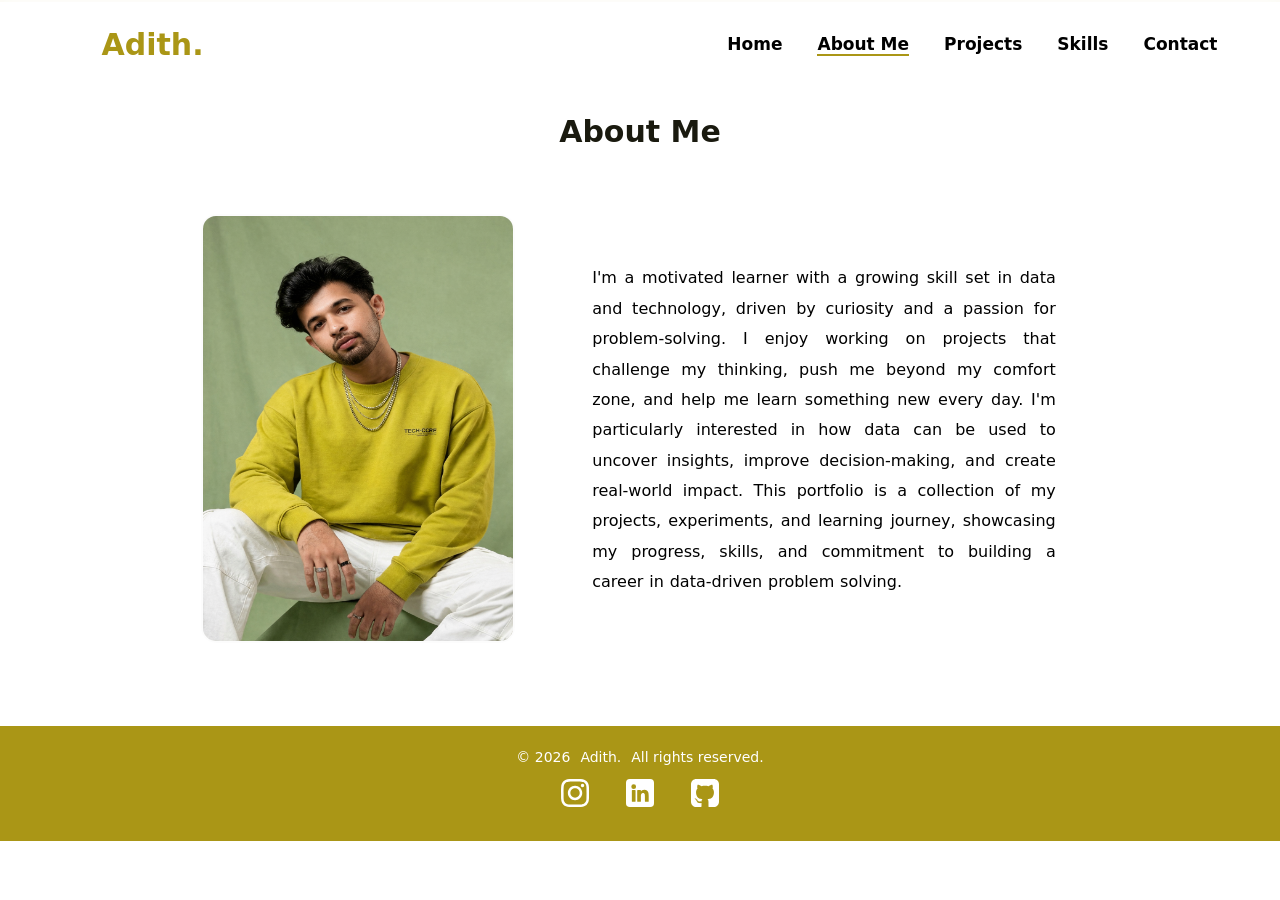
<file: about.html>
<!DOCTYPE html>
<html lang="en">

<head>
    <meta charset="UTF-8">
    <meta name="viewport" content="width=device-width, initial-scale=1.0">
    <meta id="viewport" name="viewport"
        content="width=device-width, initial-scale=1, minimum-scale=1, maximum-scale=2, viewport-fit=cover">
    <link rel="stylesheet" href="portfolio.css">
    <title>Portfolio</title>
</head>

<body>
    <div class="parent">
        <div class="navi">
            <div class="navpr">
                <div class="logo">
                    <h2>Adith.</h2>
                </div>
                <div class="navlinks">

                    <ul>
                        <li><a href="index.html">Home</a></li>
                        <li><a class="main" href="about.html">About Me</a></li>
                        <li><a href="projects.html">Projects</a></li>
                        <li><a href="skill.html">Skills</a></li>
                        <li><a href="contact.html">Contact</a></li>
                    </ul>
                </div>
                <li class="menuicon"><svg onclick="menu_drop()" xmlns="http://www.w3.org/2000/svg" version="1.1"
                        xmlns:xlink="http://www.w3.org/1999/xlink" width="25" height="25" x="0" y="0"
                        viewBox="0 0 512 512" style="enable-background:new 0 0 512 512" xml:space="preserve" class="">
                        <g>
                            <path
                                d="M464.883 64.267H175.65c-25.98 0-47.117 21.137-47.117 47.149 0 25.98 21.137 47.117 47.117 47.117h289.232c25.98 0 47.117-21.137 47.117-47.117.001-26.013-21.136-47.149-47.116-47.149zM47.134 64.267C21.145 64.267 0 85.411 0 111.4s21.145 47.133 47.134 47.133 47.133-21.144 47.133-47.133-21.144-47.133-47.133-47.133zM47.134 208.867C21.145 208.867 0 230.011 0 256s21.145 47.133 47.134 47.133S94.267 281.989 94.267 256s-21.144-47.133-47.133-47.133zM47.134 353.467C21.145 353.467 0 374.611 0 400.6s21.145 47.133 47.134 47.133 47.133-21.144 47.133-47.133-21.144-47.133-47.133-47.133zM464.883 208.867H175.65c-25.98 0-47.117 21.137-47.117 47.149 0 25.98 21.137 47.117 47.117 47.117h289.232c25.98 0 47.117-21.137 47.117-47.117.001-26.013-21.136-47.149-47.116-47.149zM464.883 353.467H175.65c-25.98 0-47.117 21.137-47.117 47.149 0 25.98 21.137 47.117 47.117 47.117h289.232c25.98 0 47.117-21.137 47.117-47.117.001-26.012-21.136-47.149-47.116-47.149z"
                                fill="currentColor" opacity="1" data-original="#000000" class=""></path>
                        </g>
                    </svg></li>
            </div>
        </div>
        <div class="aboutcontent">
            <h1 class="abme">About Me</h1>

            <div class="about">
                <div class="abim">
                    <img class="aboutpic" src="images\myself1.png" alt="Adith">
                </div>

                <div class="aboutdata">
                    <p class="aboutdescription">
                        I'm a motivated learner with a growing skill set in data and technology,
                        driven by curiosity and a passion for problem-solving. I enjoy working on
                        projects that challenge my thinking, push me beyond my comfort zone, and
                        help me learn something new every day. I'm particularly interested in how
                        data can be used to uncover insights, improve decision-making, and create
                        real-world impact. This portfolio is a collection of my projects,
                        experiments, and learning journey, showcasing my progress, skills, and
                        commitment to building a career in data-driven problem solving.
                    </p>
                </div>
            </div>
        </div>
        <div class="abtfotter">
            <div class="footerr">
                <div class="f_top">

                    <p>© 2026</p>
                    <p>Adith.</p>
                    <p> All rights reserved.</p>
                </div>
                <div class="f_mid">
                    <div class="f_mid_svg">
                        <a href="https://www.instagram.com/adith_ar_/?__pwa=1">
                            <svg xmlns="http://www.w3.org/2000/svg" version="1.1"
                                xmlns:xlink="http://www.w3.org/1999/xlink" width="512" height="512" x="0" y="0"
                                viewBox="0 0 511 511.9" style="enable-background:new 0 0 512 512" xml:space="preserve">
                                <g>
                                    <path
                                        d="M510.95 150.5c-1.2-27.2-5.598-45.898-11.9-62.102-6.5-17.199-16.5-32.597-29.6-45.398-12.802-13-28.302-23.102-45.302-29.5-16.296-6.3-34.898-10.7-62.097-11.898C334.648.3 325.949 0 256.449 0s-78.199.3-105.5 1.5c-27.199 1.2-45.898 5.602-62.097 11.898-17.204 6.5-32.602 16.5-45.403 29.602-13 12.8-23.097 28.3-29.5 45.3-6.3 16.302-10.699 34.9-11.898 62.098C.75 177.801.449 186.5.449 256s.301 78.2 1.5 105.5c1.2 27.2 5.602 45.898 11.903 62.102 6.5 17.199 16.597 32.597 29.597 45.398 12.801 13 28.301 23.102 45.301 29.5 16.3 6.3 34.898 10.7 62.102 11.898 27.296 1.204 36 1.5 105.5 1.5s78.199-.296 105.5-1.5c27.199-1.199 45.898-5.597 62.097-11.898a130.934 130.934 0 0 0 74.903-74.898c6.296-16.301 10.699-34.903 11.898-62.102 1.2-27.3 1.5-36 1.5-105.5s-.102-78.2-1.3-105.5zm-46.098 209c-1.102 25-5.301 38.5-8.801 47.5-8.602 22.3-26.301 40-48.602 48.602-9 3.5-22.597 7.699-47.5 8.796-27 1.204-35.097 1.5-103.398 1.5s-76.5-.296-103.403-1.5c-25-1.097-38.5-5.296-47.5-8.796C94.551 451.5 84.45 445 76.25 436.5c-8.5-8.3-15-18.3-19.102-29.398-3.5-9-7.699-22.602-8.796-47.5-1.204-27-1.5-35.102-1.5-103.403s.296-76.5 1.5-103.398c1.097-25 5.296-38.5 8.796-47.5C61.25 94.199 67.75 84.1 76.352 75.898c8.296-8.5 18.296-15 29.398-19.097 9-3.5 22.602-7.7 47.5-8.801 27-1.2 35.102-1.5 103.398-1.5 68.403 0 76.5.3 103.403 1.5 25 1.102 38.5 5.3 47.5 8.8 11.097 4.098 21.199 10.598 29.398 19.098 8.5 8.301 15 18.301 19.102 29.403 3.5 9 7.699 22.597 8.8 47.5 1.2 27 1.5 35.097 1.5 103.398s-.3 76.301-1.5 103.301zm0 0"
                                        fill="currentcolor" opacity="1" data-original="#000000"></path>
                                    <path
                                        d="M256.45 124.5c-72.598 0-131.5 58.898-131.5 131.5s58.902 131.5 131.5 131.5c72.6 0 131.5-58.898 131.5-131.5s-58.9-131.5-131.5-131.5zm0 216.8c-47.098 0-85.302-38.198-85.302-85.3s38.204-85.3 85.301-85.3c47.102 0 85.301 38.198 85.301 85.3s-38.2 85.3-85.3 85.3zM423.852 119.3c0 16.954-13.747 30.7-30.704 30.7-16.953 0-30.699-13.746-30.699-30.7 0-16.956 13.746-30.698 30.7-30.698 16.956 0 30.703 13.742 30.703 30.699zm0 0"
                                        fill="currentcolor" opacity="1" data-original="#000000"></path>
                                </g>
                            </svg>
                        </a>
                    </div>
                    <div class="f_mid_svg">
                        <a href="https://www.linkedin.com/in/adith-raj-/">
                            <svg xmlns="http://www.w3.org/2000/svg" version="1.1"
                                xmlns:xlink="http://www.w3.org/1999/xlink" width="512" height="512" x="0" y="0"
                                viewBox="0 0 176 176" style="enable-background:new 0 0 512 512" xml:space="preserve"
                                class="">
                                <g>
                                    <path
                                        d="M152 0H24A24 24 0 0 0 0 24v128a24 24 0 0 0 24 24h128a24 24 0 0 0 24-24V24a24 24 0 0 0-24-24zM60 139.28a3.71 3.71 0 0 1-3.71 3.72H40.48a3.71 3.71 0 0 1-3.72-3.72V73a3.72 3.72 0 0 1 3.72-3.72h15.81A3.72 3.72 0 0 1 60 73zM48.38 63a15 15 0 1 1 15-15 15 15 0 0 1-15 15zm94.26 76.54a3.41 3.41 0 0 1-3.42 3.42h-17a3.41 3.41 0 0 1-3.42-3.42v-31.05c0-4.64 1.36-20.32-12.13-20.32-10.45 0-12.58 10.73-13 15.55v35.86A3.42 3.42 0 0 1 90.3 143H73.88a3.41 3.41 0 0 1-3.41-3.42V72.71a3.41 3.41 0 0 1 3.41-3.42H90.3a3.42 3.42 0 0 1 3.42 3.42v5.78c3.88-5.83 9.63-10.31 21.9-10.31 27.18 0 27 25.38 27 39.32z"
                                        data-name="Layer 2" fill="currentcolor" opacity="1" data-original="#000000"
                                        class=""></path>
                                </g>
                            </svg>
                        </a>
                    </div>
                    <div class="f_mid_svg">
                        <a href="https://github.com/Solo-Being">
                            <svg xmlns="http://www.w3.org/2000/svg" version="1.1"
                                xmlns:xlink="http://www.w3.org/1999/xlink" width="512" height="512" x="0" y="0"
                                viewBox="0 0 438.536 438.536" style="enable-background:new 0 0 512 512"
                                xml:space="preserve" class="">
                                <g>
                                    <path
                                        d="M158.173 352.599c-3.049.568-4.381 1.999-3.999 4.281.38 2.283 2.093 3.046 5.138 2.283 3.049-.76 4.38-2.095 3.997-3.997-.378-2.092-2.091-2.95-5.136-2.567zM141.898 354.885c-3.046 0-4.568 1.041-4.568 3.139 0 2.474 1.619 3.518 4.853 3.138 3.046 0 4.57-1.047 4.57-3.138 0-2.471-1.619-3.522-4.855-3.139zM119.629 354.022c-.76 2.095.478 3.519 3.711 4.284 2.855 1.137 4.664.568 5.424-1.714.572-2.091-.666-3.61-3.711-4.568-2.856-.759-4.663-.102-5.424 1.998z"
                                        fill="currentcolor" opacity="1" data-original="#000000" class=""></path>
                                    <path
                                        d="M414.41 24.123C398.326 8.042 378.964 0 356.309 0H82.225C59.577 0 40.208 8.042 24.123 24.123 8.042 40.207 0 59.576 0 82.225v274.088c0 22.65 8.042 42.017 24.123 58.098 16.084 16.084 35.454 24.126 58.102 24.126h63.953c4.184 0 7.327-.144 9.42-.424 2.092-.288 4.184-1.526 6.279-3.717 2.096-2.187 3.14-5.376 3.14-9.562 0-.568-.05-7.046-.144-19.417-.097-12.375-.144-22.176-.144-29.41l-6.567 1.143c-4.187.76-9.469 1.095-15.846.999-6.374-.096-12.99-.76-19.841-1.998-6.855-1.239-13.229-4.093-19.13-8.562-5.898-4.477-10.085-10.328-12.56-17.559l-2.856-6.571c-1.903-4.373-4.899-9.229-8.992-14.554-4.093-5.332-8.232-8.949-12.419-10.852l-1.999-1.428c-1.331-.951-2.568-2.098-3.711-3.429-1.141-1.335-1.997-2.669-2.568-3.997-.571-1.335-.097-2.43 1.427-3.289 1.524-.855 4.281-1.279 8.28-1.279l5.708.855c3.808.76 8.516 3.042 14.134 6.851 5.614 3.806 10.229 8.754 13.846 14.843 4.38 7.806 9.657 13.75 15.846 17.843 6.184 4.097 12.419 6.143 18.699 6.143s11.704-.476 16.274-1.424c4.565-.954 8.848-2.385 12.847-4.288 1.713-12.751 6.377-22.559 13.988-29.41-10.848-1.143-20.602-2.854-29.265-5.14-8.658-2.286-17.605-5.995-26.835-11.136-9.234-5.14-16.894-11.512-22.985-19.13-6.09-7.618-11.088-17.61-14.987-29.978-3.901-12.375-5.852-26.652-5.852-42.829 0-23.029 7.521-42.637 22.557-58.814-7.044-17.32-6.379-36.732 1.997-58.242 5.52-1.714 13.706-.428 24.554 3.855 10.85 4.286 18.794 7.951 23.84 10.992 5.046 3.042 9.089 5.614 12.135 7.71 17.705-4.949 35.976-7.423 54.818-7.423 18.841 0 37.115 2.474 54.821 7.423l10.849-6.852c7.426-4.57 16.18-8.757 26.269-12.562 10.088-3.806 17.795-4.854 23.127-3.14 8.562 21.51 9.328 40.922 2.279 58.241 15.036 16.179 22.559 35.786 22.559 58.815 0 16.18-1.951 30.505-5.852 42.969-3.898 12.467-8.939 22.463-15.13 29.981-6.184 7.519-13.894 13.843-23.124 18.986-9.232 5.137-18.178 8.853-26.84 11.132-8.661 2.286-18.414 4.004-29.263 5.147 9.891 8.562 14.839 22.072 14.839 40.538v68.238c0 3.237.472 5.852 1.424 7.851.958 1.998 2.478 3.374 4.571 4.141 2.102.76 3.949 1.235 5.571 1.424 1.622.191 3.949.287 6.995.287h63.953c22.648 0 42.018-8.042 58.095-24.126 16.084-16.084 24.126-35.454 24.126-58.102V82.225c-.002-22.649-8.044-42.021-24.125-58.102z"
                                        fill="currentcolor" opacity="1" data-original="#000000" class=""></path>
                                    <path
                                        d="M86.793 319.195c-1.331.948-1.141 2.471.572 4.565 1.906 1.902 3.427 2.189 4.57.855 1.331-.948 1.141-2.471-.575-4.569-1.902-1.71-3.424-1.997-4.567-.851zM77.374 312.057c-.57 1.335.096 2.478 1.999 3.426 1.521.955 2.762.767 3.711-.568.57-1.335-.096-2.478-1.999-3.433-1.903-.572-3.14-.38-3.711.575zM95.646 330.331c-1.715.948-1.715 2.666 0 5.137 1.713 2.478 3.328 3.142 4.853 1.998 1.714-1.334 1.714-3.142 0-5.427-1.521-2.468-3.14-3.046-4.853-1.708zM105.641 343.174c-1.714 1.526-1.336 3.327 1.142 5.428 2.281 2.279 4.185 2.566 5.708.849 1.524-1.519 1.143-3.326-1.142-5.42-2.281-2.28-4.185-2.568-5.708-.857z"
                                        fill="currentcolor" opacity="1" data-original="#000000" class=""></path>
                                </g>
                            </svg>
                        </a>
                    </div>
                </div>
            </div>
        </div>
    </div>

<div class="menuu">
    <div class="menuu_items">
        <a class="menu_con" href="index.html">Home</a>
    </div>
    <div class="menuu_items">
        <a class="menu_con" href="about.html">About Me</a>
    </div>
    <div class="menuu_items">
        <a class="menu_con" href="projects.html">Projects</a>
    </div>
    <div class="menuu_items">
        <a  class="menu_con" href="skill.html">Skills</a>
    </div>
    <div class="menuu_items">
        <a class="menu_con" href="contact.html">Contact</a>
    </div>
</div>

    <script src="script.js"></script>

</body>

</html>
</file>
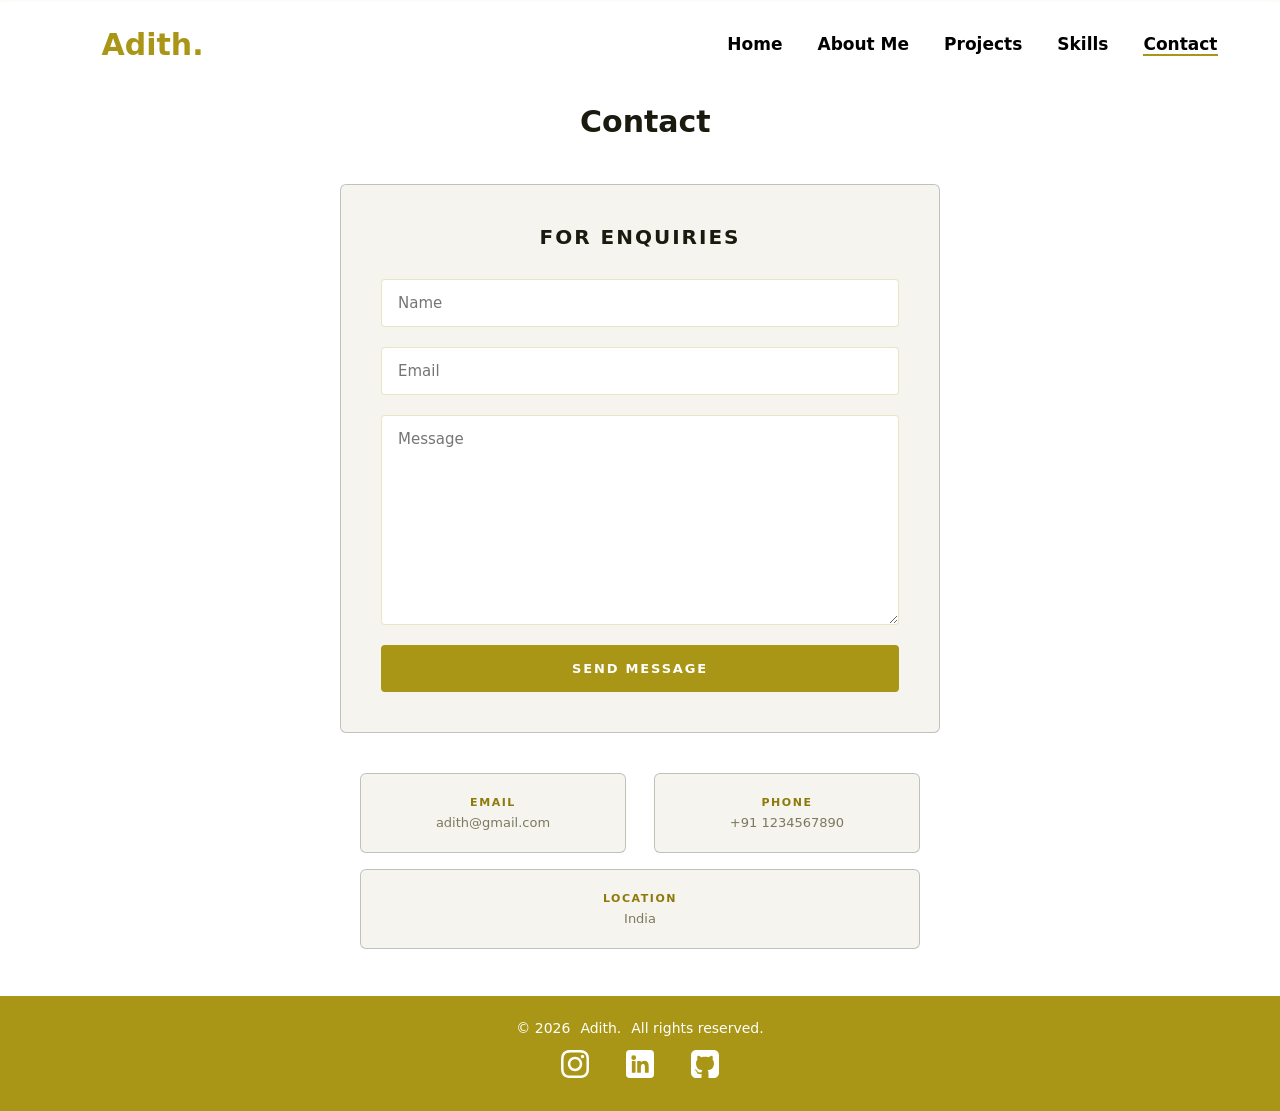
<file: contact.html>
<!DOCTYPE html>
<html lang="en">

<head>
    <meta charset="UTF-8">
    <meta name="viewport" content="width=device-width, initial-scale=1.0">
    <meta id="viewport" name="viewport"
        content="width=device-width, initial-scale=1, minimum-scale=1, maximum-scale=2, viewport-fit=cover">
    <link rel="stylesheet" href="portfolio.css">
    <title>Portfolio</title>
</head>

<body>
    <div class="parent">
        <div class="navi">
            <div class="navpr">
                <div class="logo">
                    <h2>Adith.</h2>
                </div>
                <div class="navlinks">

                    <ul>
                        <li><a href="index.html">Home</a></li>
                        <li><a href="about.html">About Me</a></li>
                        <li><a href="projects.html">Projects</a></li>
                        <li><a href="skill.html">Skills</a></li>
                        <li><a class="main" href="contact.html">Contact</a></li>
                    </ul>
                </div>
                <li class="menuicon"><svg onclick="menu_drop()" xmlns="http://www.w3.org/2000/svg" version="1.1"
                        xmlns:xlink="http://www.w3.org/1999/xlink" width="25" height="25" x="0" y="0"
                        viewBox="0 0 512 512" style="enable-background:new 0 0 512 512" xml:space="preserve" class="">
                        <g>
                            <path
                                d="M464.883 64.267H175.65c-25.98 0-47.117 21.137-47.117 47.149 0 25.98 21.137 47.117 47.117 47.117h289.232c25.98 0 47.117-21.137 47.117-47.117.001-26.013-21.136-47.149-47.116-47.149zM47.134 64.267C21.145 64.267 0 85.411 0 111.4s21.145 47.133 47.134 47.133 47.133-21.144 47.133-47.133-21.144-47.133-47.133-47.133zM47.134 208.867C21.145 208.867 0 230.011 0 256s21.145 47.133 47.134 47.133S94.267 281.989 94.267 256s-21.144-47.133-47.133-47.133zM47.134 353.467C21.145 353.467 0 374.611 0 400.6s21.145 47.133 47.134 47.133 47.133-21.144 47.133-47.133-21.144-47.133-47.133-47.133zM464.883 208.867H175.65c-25.98 0-47.117 21.137-47.117 47.149 0 25.98 21.137 47.117 47.117 47.117h289.232c25.98 0 47.117-21.137 47.117-47.117.001-26.013-21.136-47.149-47.116-47.149zM464.883 353.467H175.65c-25.98 0-47.117 21.137-47.117 47.149 0 25.98 21.137 47.117 47.117 47.117h289.232c25.98 0 47.117-21.137 47.117-47.117.001-26.012-21.136-47.149-47.116-47.149z"
                                fill="currentColor" opacity="1" data-original="#000000" class=""></path>
                        </g>
                    </svg></li>
            </div>
        </div>
        <div class="contactcontent">
            <div class="ctcontent">
                <h1 class="ctme">Contact</h1>
            </div>
            <div class="enquiries">
                <h2>For Enquiries</h2>
                <div class="cntform">
                    <form action="">
                        <input class="forminput" type="text" placeholder="Name" required>
                        <input class="forminput" type="email" placeholder="Email" required>
                        <textarea class="formtxar" name="" id="" cols="30" rows="10" placeholder="Message"
                            required></textarea>
                        <button class="submitbtn" type="submit">Send Message</button>
                    </form>
                </div>
            </div>
            <div class="contactcards">
                <div class="contactcard">
                    <h2>Email</h2>
                    <p>adith@gmail.com</p>
                </div>
                <div class="contactcard">
                    <h2>Phone</h2>
                    <p>+91 1234567890</p>
                </div>
                <div class="contactcard1">
                    <h2>Location</h2>
                    <p>India</p>
                </div>

            </div>
        </div>
        <div class="ctfotter">
            <div class="footerr">
                <div class="f_top">

                    <p>© 2026</p>
                    <p>Adith.</p>
                    <p> All rights reserved.</p>
                </div>
                <div class="f_mid">
                    <div class="f_mid_svg">
                        <a href="https://www.instagram.com/adith_ar_/?__pwa=1">
                            <svg xmlns="http://www.w3.org/2000/svg" version="1.1"
                                xmlns:xlink="http://www.w3.org/1999/xlink" width="512" height="512" x="0" y="0"
                                viewBox="0 0 511 511.9" style="enable-background:new 0 0 512 512" xml:space="preserve">
                                <g>
                                    <path
                                        d="M510.95 150.5c-1.2-27.2-5.598-45.898-11.9-62.102-6.5-17.199-16.5-32.597-29.6-45.398-12.802-13-28.302-23.102-45.302-29.5-16.296-6.3-34.898-10.7-62.097-11.898C334.648.3 325.949 0 256.449 0s-78.199.3-105.5 1.5c-27.199 1.2-45.898 5.602-62.097 11.898-17.204 6.5-32.602 16.5-45.403 29.602-13 12.8-23.097 28.3-29.5 45.3-6.3 16.302-10.699 34.9-11.898 62.098C.75 177.801.449 186.5.449 256s.301 78.2 1.5 105.5c1.2 27.2 5.602 45.898 11.903 62.102 6.5 17.199 16.597 32.597 29.597 45.398 12.801 13 28.301 23.102 45.301 29.5 16.3 6.3 34.898 10.7 62.102 11.898 27.296 1.204 36 1.5 105.5 1.5s78.199-.296 105.5-1.5c27.199-1.199 45.898-5.597 62.097-11.898a130.934 130.934 0 0 0 74.903-74.898c6.296-16.301 10.699-34.903 11.898-62.102 1.2-27.3 1.5-36 1.5-105.5s-.102-78.2-1.3-105.5zm-46.098 209c-1.102 25-5.301 38.5-8.801 47.5-8.602 22.3-26.301 40-48.602 48.602-9 3.5-22.597 7.699-47.5 8.796-27 1.204-35.097 1.5-103.398 1.5s-76.5-.296-103.403-1.5c-25-1.097-38.5-5.296-47.5-8.796C94.551 451.5 84.45 445 76.25 436.5c-8.5-8.3-15-18.3-19.102-29.398-3.5-9-7.699-22.602-8.796-47.5-1.204-27-1.5-35.102-1.5-103.403s.296-76.5 1.5-103.398c1.097-25 5.296-38.5 8.796-47.5C61.25 94.199 67.75 84.1 76.352 75.898c8.296-8.5 18.296-15 29.398-19.097 9-3.5 22.602-7.7 47.5-8.801 27-1.2 35.102-1.5 103.398-1.5 68.403 0 76.5.3 103.403 1.5 25 1.102 38.5 5.3 47.5 8.8 11.097 4.098 21.199 10.598 29.398 19.098 8.5 8.301 15 18.301 19.102 29.403 3.5 9 7.699 22.597 8.8 47.5 1.2 27 1.5 35.097 1.5 103.398s-.3 76.301-1.5 103.301zm0 0"
                                        fill="currentcolor" opacity="1" data-original="#000000"></path>
                                    <path
                                        d="M256.45 124.5c-72.598 0-131.5 58.898-131.5 131.5s58.902 131.5 131.5 131.5c72.6 0 131.5-58.898 131.5-131.5s-58.9-131.5-131.5-131.5zm0 216.8c-47.098 0-85.302-38.198-85.302-85.3s38.204-85.3 85.301-85.3c47.102 0 85.301 38.198 85.301 85.3s-38.2 85.3-85.3 85.3zM423.852 119.3c0 16.954-13.747 30.7-30.704 30.7-16.953 0-30.699-13.746-30.699-30.7 0-16.956 13.746-30.698 30.7-30.698 16.956 0 30.703 13.742 30.703 30.699zm0 0"
                                        fill="currentcolor" opacity="1" data-original="#000000"></path>
                                </g>
                            </svg>
                        </a>
                    </div>
                    <div class="f_mid_svg">
                        <a href="https://www.linkedin.com/in/adith-raj-/">
                            <svg xmlns="http://www.w3.org/2000/svg" version="1.1"
                                xmlns:xlink="http://www.w3.org/1999/xlink" width="512" height="512" x="0" y="0"
                                viewBox="0 0 176 176" style="enable-background:new 0 0 512 512" xml:space="preserve"
                                class="">
                                <g>
                                    <path
                                        d="M152 0H24A24 24 0 0 0 0 24v128a24 24 0 0 0 24 24h128a24 24 0 0 0 24-24V24a24 24 0 0 0-24-24zM60 139.28a3.71 3.71 0 0 1-3.71 3.72H40.48a3.71 3.71 0 0 1-3.72-3.72V73a3.72 3.72 0 0 1 3.72-3.72h15.81A3.72 3.72 0 0 1 60 73zM48.38 63a15 15 0 1 1 15-15 15 15 0 0 1-15 15zm94.26 76.54a3.41 3.41 0 0 1-3.42 3.42h-17a3.41 3.41 0 0 1-3.42-3.42v-31.05c0-4.64 1.36-20.32-12.13-20.32-10.45 0-12.58 10.73-13 15.55v35.86A3.42 3.42 0 0 1 90.3 143H73.88a3.41 3.41 0 0 1-3.41-3.42V72.71a3.41 3.41 0 0 1 3.41-3.42H90.3a3.42 3.42 0 0 1 3.42 3.42v5.78c3.88-5.83 9.63-10.31 21.9-10.31 27.18 0 27 25.38 27 39.32z"
                                        data-name="Layer 2" fill="currentcolor" opacity="1" data-original="#000000"
                                        class=""></path>
                                </g>
                            </svg>
                        </a>
                    </div>
                    <div class="f_mid_svg">
                        <a href="https://github.com/Solo-Being">
                            <svg xmlns="http://www.w3.org/2000/svg" version="1.1"
                                xmlns:xlink="http://www.w3.org/1999/xlink" width="512" height="512" x="0" y="0"
                                viewBox="0 0 438.536 438.536" style="enable-background:new 0 0 512 512"
                                xml:space="preserve" class="">
                                <g>
                                    <path
                                        d="M158.173 352.599c-3.049.568-4.381 1.999-3.999 4.281.38 2.283 2.093 3.046 5.138 2.283 3.049-.76 4.38-2.095 3.997-3.997-.378-2.092-2.091-2.95-5.136-2.567zM141.898 354.885c-3.046 0-4.568 1.041-4.568 3.139 0 2.474 1.619 3.518 4.853 3.138 3.046 0 4.57-1.047 4.57-3.138 0-2.471-1.619-3.522-4.855-3.139zM119.629 354.022c-.76 2.095.478 3.519 3.711 4.284 2.855 1.137 4.664.568 5.424-1.714.572-2.091-.666-3.61-3.711-4.568-2.856-.759-4.663-.102-5.424 1.998z"
                                        fill="currentcolor" opacity="1" data-original="#000000" class=""></path>
                                    <path
                                        d="M414.41 24.123C398.326 8.042 378.964 0 356.309 0H82.225C59.577 0 40.208 8.042 24.123 24.123 8.042 40.207 0 59.576 0 82.225v274.088c0 22.65 8.042 42.017 24.123 58.098 16.084 16.084 35.454 24.126 58.102 24.126h63.953c4.184 0 7.327-.144 9.42-.424 2.092-.288 4.184-1.526 6.279-3.717 2.096-2.187 3.14-5.376 3.14-9.562 0-.568-.05-7.046-.144-19.417-.097-12.375-.144-22.176-.144-29.41l-6.567 1.143c-4.187.76-9.469 1.095-15.846.999-6.374-.096-12.99-.76-19.841-1.998-6.855-1.239-13.229-4.093-19.13-8.562-5.898-4.477-10.085-10.328-12.56-17.559l-2.856-6.571c-1.903-4.373-4.899-9.229-8.992-14.554-4.093-5.332-8.232-8.949-12.419-10.852l-1.999-1.428c-1.331-.951-2.568-2.098-3.711-3.429-1.141-1.335-1.997-2.669-2.568-3.997-.571-1.335-.097-2.43 1.427-3.289 1.524-.855 4.281-1.279 8.28-1.279l5.708.855c3.808.76 8.516 3.042 14.134 6.851 5.614 3.806 10.229 8.754 13.846 14.843 4.38 7.806 9.657 13.75 15.846 17.843 6.184 4.097 12.419 6.143 18.699 6.143s11.704-.476 16.274-1.424c4.565-.954 8.848-2.385 12.847-4.288 1.713-12.751 6.377-22.559 13.988-29.41-10.848-1.143-20.602-2.854-29.265-5.14-8.658-2.286-17.605-5.995-26.835-11.136-9.234-5.14-16.894-11.512-22.985-19.13-6.09-7.618-11.088-17.61-14.987-29.978-3.901-12.375-5.852-26.652-5.852-42.829 0-23.029 7.521-42.637 22.557-58.814-7.044-17.32-6.379-36.732 1.997-58.242 5.52-1.714 13.706-.428 24.554 3.855 10.85 4.286 18.794 7.951 23.84 10.992 5.046 3.042 9.089 5.614 12.135 7.71 17.705-4.949 35.976-7.423 54.818-7.423 18.841 0 37.115 2.474 54.821 7.423l10.849-6.852c7.426-4.57 16.18-8.757 26.269-12.562 10.088-3.806 17.795-4.854 23.127-3.14 8.562 21.51 9.328 40.922 2.279 58.241 15.036 16.179 22.559 35.786 22.559 58.815 0 16.18-1.951 30.505-5.852 42.969-3.898 12.467-8.939 22.463-15.13 29.981-6.184 7.519-13.894 13.843-23.124 18.986-9.232 5.137-18.178 8.853-26.84 11.132-8.661 2.286-18.414 4.004-29.263 5.147 9.891 8.562 14.839 22.072 14.839 40.538v68.238c0 3.237.472 5.852 1.424 7.851.958 1.998 2.478 3.374 4.571 4.141 2.102.76 3.949 1.235 5.571 1.424 1.622.191 3.949.287 6.995.287h63.953c22.648 0 42.018-8.042 58.095-24.126 16.084-16.084 24.126-35.454 24.126-58.102V82.225c-.002-22.649-8.044-42.021-24.125-58.102z"
                                        fill="currentcolor" opacity="1" data-original="#000000" class=""></path>
                                    <path
                                        d="M86.793 319.195c-1.331.948-1.141 2.471.572 4.565 1.906 1.902 3.427 2.189 4.57.855 1.331-.948 1.141-2.471-.575-4.569-1.902-1.71-3.424-1.997-4.567-.851zM77.374 312.057c-.57 1.335.096 2.478 1.999 3.426 1.521.955 2.762.767 3.711-.568.57-1.335-.096-2.478-1.999-3.433-1.903-.572-3.14-.38-3.711.575zM95.646 330.331c-1.715.948-1.715 2.666 0 5.137 1.713 2.478 3.328 3.142 4.853 1.998 1.714-1.334 1.714-3.142 0-5.427-1.521-2.468-3.14-3.046-4.853-1.708zM105.641 343.174c-1.714 1.526-1.336 3.327 1.142 5.428 2.281 2.279 4.185 2.566 5.708.849 1.524-1.519 1.143-3.326-1.142-5.42-2.281-2.28-4.185-2.568-5.708-.857z"
                                        fill="currentcolor" opacity="1" data-original="#000000" class=""></path>
                                </g>
                            </svg>
                        </a>
                    </div>
                </div>
            </div>
        </div>
    </div>

<div class="menuu">
    <div class="menuu_items">
        <a class="menu_con" href="index.html">Home</a>
    </div>
    <div class="menuu_items">
        <a class="menu_con" href="about.html">About Me</a>
    </div>
    <div class="menuu_items">
        <a class="menu_con" href="projects.html">Projects</a>
    </div>
    <div class="menuu_items">
        <a class="menu_con" href="skill.html">Skills</a>
    </div>
    <div class="menuu_items">
        <a class="menu_con" href="contact.html">Contact</a>
    </div>
</div>

    <script src="script.js"></script>

</body>

</html>
</file>
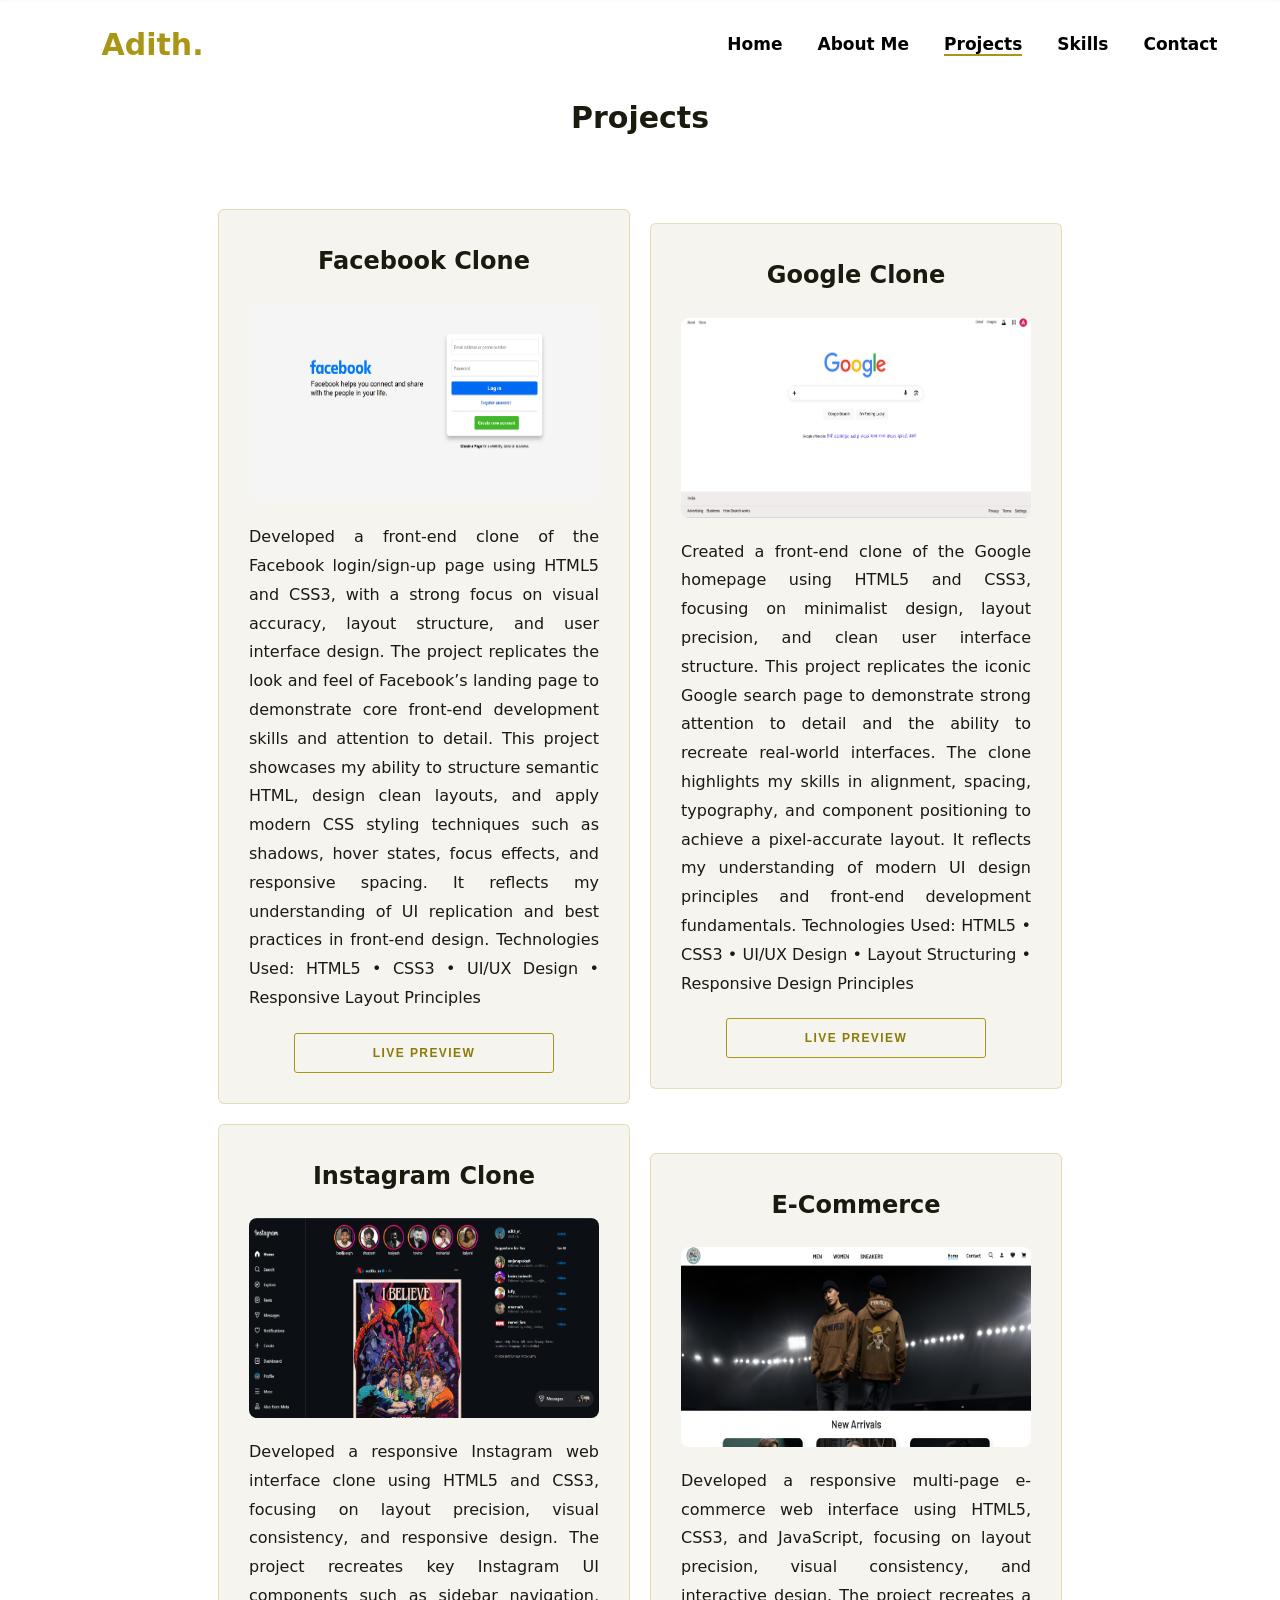
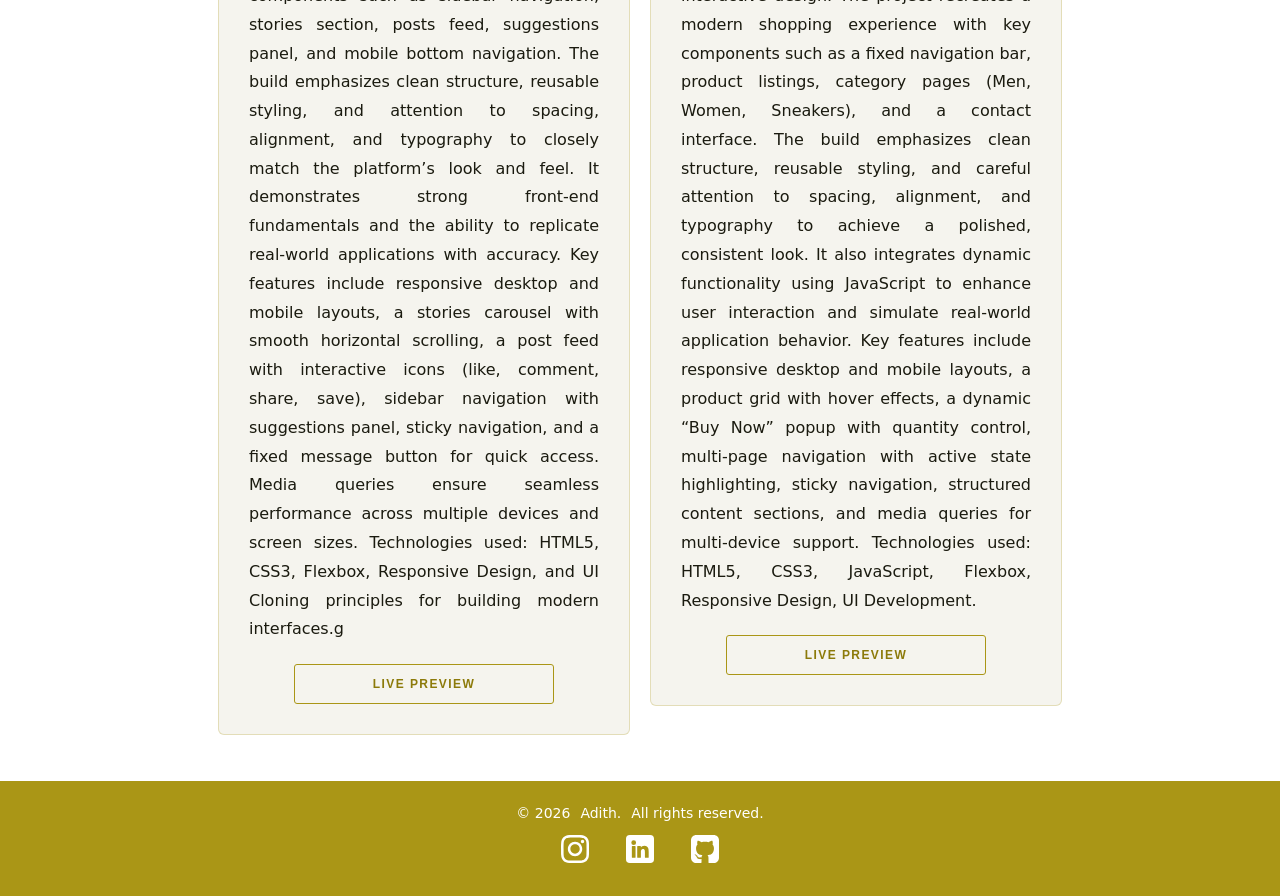
<file: projects.html>
<!DOCTYPE html>
<html lang="en">

<head>
    <meta charset="UTF-8">
    <meta name="viewport" content="width=device-width, initial-scale=1.0">
    <meta id="viewport" name="viewport"
        content="width=device-width, initial-scale=1, minimum-scale=1, maximum-scale=2, viewport-fit=cover">
    <link rel="stylesheet" href="portfolio.css">
    <title>Portfolio</title>

</head>

<body>
    <div class="parent">
        <div class="navi">
            <div class="navpr">
                <div class="logo">
                    <h2>Adith.</h2>
                </div>
                <div class="navlinks">
                    <ul>
                        <li><a href="index.html">Home</a></li>
                        <li><a href="about.html">About Me</a></li>
                        <li><a class="main" href="projects.html">Projects</a></li>
                        <li><a href="skill.html">Skills</a></li>
                        <li><a href="contact.html">Contact</a></li>
                    </ul>
                </div>
                <li class="menuicon"><svg onclick="menu_drop()" xmlns="http://www.w3.org/2000/svg" version="1.1"
                        xmlns:xlink="http://www.w3.org/1999/xlink" width="25" height="25" x="0" y="0"
                        viewBox="0 0 512 512" style="enable-background:new 0 0 512 512" xml:space="preserve" class="">
                        <g>
                            <path
                                d="M464.883 64.267H175.65c-25.98 0-47.117 21.137-47.117 47.149 0 25.98 21.137 47.117 47.117 47.117h289.232c25.98 0 47.117-21.137 47.117-47.117.001-26.013-21.136-47.149-47.116-47.149zM47.134 64.267C21.145 64.267 0 85.411 0 111.4s21.145 47.133 47.134 47.133 47.133-21.144 47.133-47.133-21.144-47.133-47.133-47.133zM47.134 208.867C21.145 208.867 0 230.011 0 256s21.145 47.133 47.134 47.133S94.267 281.989 94.267 256s-21.144-47.133-47.133-47.133zM47.134 353.467C21.145 353.467 0 374.611 0 400.6s21.145 47.133 47.134 47.133 47.133-21.144 47.133-47.133-21.144-47.133-47.133-47.133zM464.883 208.867H175.65c-25.98 0-47.117 21.137-47.117 47.149 0 25.98 21.137 47.117 47.117 47.117h289.232c25.98 0 47.117-21.137 47.117-47.117.001-26.013-21.136-47.149-47.116-47.149zM464.883 353.467H175.65c-25.98 0-47.117 21.137-47.117 47.149 0 25.98 21.137 47.117 47.117 47.117h289.232c25.98 0 47.117-21.137 47.117-47.117.001-26.012-21.136-47.149-47.116-47.149z"
                                fill="currentColor" opacity="1" data-original="#000000" class=""></path>
                        </g>
                    </svg></li>
            </div>
        </div>
        <div class="projectcontent">
            <div class="prjcontent">
                <h1 class="abme">Projects</h1>
            </div>
            <div class="projectcards">
                <div class="card">
                    <h2>Facebook Clone</h2>
                    <img class="cardpic" src="images\facebook.png" alt="">
                    <p>Developed a front-end clone of the Facebook login/sign-up page using HTML5 and CSS3, with a
                        strong focus on visual accuracy, layout structure, and user interface design. The project
                        replicates the look and feel of Facebook’s landing page to demonstrate core front-end
                        development skills and attention to detail.
                        This project showcases my ability to structure semantic HTML, design clean layouts, and apply
                        modern CSS styling techniques such as shadows, hover states, focus effects, and responsive
                        spacing. It reflects my understanding of UI replication and best practices in front-end design.
                        Technologies Used:
                        HTML5 • CSS3 • UI/UX Design • Responsive Layout Principles</p>
                    <a href="Facebook/facebook.html"><button class="viewlink">Live Preview</button></a>
                </div>
                <div class="card">
                    <h2>Google Clone</h2>
                    <img class="cardpic" src="images\google.png" alt="">
                    <p>Created a front-end clone of the Google homepage using HTML5 and CSS3, focusing on minimalist
                        design, layout precision, and clean user interface structure. This project replicates the iconic
                        Google search page to demonstrate strong attention to detail and the ability to recreate
                        real-world interfaces.
                        The clone highlights my skills in alignment, spacing, typography, and component positioning to
                        achieve a pixel-accurate layout. It reflects my understanding of modern UI design principles and
                        front-end development fundamentals.
                        Technologies Used:
                        HTML5 • CSS3 • UI/UX Design • Layout Structuring • Responsive Design Principles</p>
                    <a href="Google\google.html"><button class="viewlink">Live Preview</button></a>
                </div>
                <div class="card">
                    <h2>Instagram Clone</h2>
                    <img class="cardpic" src="images\instagram.png" alt="">
                    <p>Developed a responsive Instagram web interface clone using HTML5 and CSS3, focusing on layout
                        precision, visual consistency, and responsive design. The project recreates key Instagram UI
                        components such as sidebar navigation, stories section, posts feed, suggestions panel, and
                        mobile bottom navigation.
                        The build emphasizes clean structure, reusable styling, and attention to spacing, alignment, and
                        typography to closely match the platform’s look and feel. It demonstrates strong front-end
                        fundamentals and the ability to replicate real-world applications with accuracy.
                        Key features include responsive desktop and mobile layouts, a stories carousel with smooth
                        horizontal scrolling, a post feed with interactive icons (like, comment, share, save), sidebar
                        navigation with suggestions panel, sticky navigation, and a fixed message button for quick
                        access.
                        Media queries ensure seamless performance across multiple devices and screen sizes.
                        Technologies used: HTML5, CSS3, Flexbox, Responsive Design, and UI Cloning principles for
                        building modern interfaces.g</p>
                    <a href="Instagram/instagram.html"><button class="viewlink">Live Preview</button></a>
                </div>
                <div class="card">
                    <h2>E-Commerce</h2>
                    <img class="cardpic" src="images\e-commerce.png" alt="">
                    <p>Developed a responsive multi-page e-commerce web interface using HTML5, CSS3, and JavaScript,
                        focusing on layout precision, visual consistency, and interactive design. The project recreates
                        a modern shopping experience with key components such as a fixed navigation bar, product
                        listings, category pages (Men, Women, Sneakers), and a contact interface.
                        The build emphasizes clean structure, reusable styling, and careful attention to spacing,
                        alignment, and typography to achieve a polished, consistent look. It also integrates dynamic
                        functionality using JavaScript to enhance user interaction and simulate real-world application
                        behavior.
                        Key features include responsive desktop and mobile layouts, a product grid with hover effects, a
                        dynamic “Buy Now” popup with quantity control, multi-page navigation with active state
                        highlighting, sticky navigation, structured content sections, and media queries for multi-device
                        support.
                        Technologies used: HTML5, CSS3, JavaScript, Flexbox, Responsive Design, UI Development.</p>
                    <a href="E-commerce\index.html"><button class="viewlink">Live Preview</button></a>
                </div>
            </div>
        </div>
    </div>
    <div class="prjfotter">
        <div class="footerr">
            <div class="f_top">

                <p>© 2026</p>
                <p>Adith.</p>
                <p> All rights reserved.</p>
            </div>
            <div class="f_mid">
                <div class="f_mid_svg">
                    <a href="https://www.instagram.com/adith_ar_/?__pwa=1">
                        <svg xmlns="http://www.w3.org/2000/svg" version="1.1" xmlns:xlink="http://www.w3.org/1999/xlink"
                            width="512" height="512" x="0" y="0" viewBox="0 0 511 511.9"
                            style="enable-background:new 0 0 512 512" xml:space="preserve">
                            <g>
                                <path
                                    d="M510.95 150.5c-1.2-27.2-5.598-45.898-11.9-62.102-6.5-17.199-16.5-32.597-29.6-45.398-12.802-13-28.302-23.102-45.302-29.5-16.296-6.3-34.898-10.7-62.097-11.898C334.648.3 325.949 0 256.449 0s-78.199.3-105.5 1.5c-27.199 1.2-45.898 5.602-62.097 11.898-17.204 6.5-32.602 16.5-45.403 29.602-13 12.8-23.097 28.3-29.5 45.3-6.3 16.302-10.699 34.9-11.898 62.098C.75 177.801.449 186.5.449 256s.301 78.2 1.5 105.5c1.2 27.2 5.602 45.898 11.903 62.102 6.5 17.199 16.597 32.597 29.597 45.398 12.801 13 28.301 23.102 45.301 29.5 16.3 6.3 34.898 10.7 62.102 11.898 27.296 1.204 36 1.5 105.5 1.5s78.199-.296 105.5-1.5c27.199-1.199 45.898-5.597 62.097-11.898a130.934 130.934 0 0 0 74.903-74.898c6.296-16.301 10.699-34.903 11.898-62.102 1.2-27.3 1.5-36 1.5-105.5s-.102-78.2-1.3-105.5zm-46.098 209c-1.102 25-5.301 38.5-8.801 47.5-8.602 22.3-26.301 40-48.602 48.602-9 3.5-22.597 7.699-47.5 8.796-27 1.204-35.097 1.5-103.398 1.5s-76.5-.296-103.403-1.5c-25-1.097-38.5-5.296-47.5-8.796C94.551 451.5 84.45 445 76.25 436.5c-8.5-8.3-15-18.3-19.102-29.398-3.5-9-7.699-22.602-8.796-47.5-1.204-27-1.5-35.102-1.5-103.403s.296-76.5 1.5-103.398c1.097-25 5.296-38.5 8.796-47.5C61.25 94.199 67.75 84.1 76.352 75.898c8.296-8.5 18.296-15 29.398-19.097 9-3.5 22.602-7.7 47.5-8.801 27-1.2 35.102-1.5 103.398-1.5 68.403 0 76.5.3 103.403 1.5 25 1.102 38.5 5.3 47.5 8.8 11.097 4.098 21.199 10.598 29.398 19.098 8.5 8.301 15 18.301 19.102 29.403 3.5 9 7.699 22.597 8.8 47.5 1.2 27 1.5 35.097 1.5 103.398s-.3 76.301-1.5 103.301zm0 0"
                                    fill="currentcolor" opacity="1" data-original="#000000"></path>
                                <path
                                    d="M256.45 124.5c-72.598 0-131.5 58.898-131.5 131.5s58.902 131.5 131.5 131.5c72.6 0 131.5-58.898 131.5-131.5s-58.9-131.5-131.5-131.5zm0 216.8c-47.098 0-85.302-38.198-85.302-85.3s38.204-85.3 85.301-85.3c47.102 0 85.301 38.198 85.301 85.3s-38.2 85.3-85.3 85.3zM423.852 119.3c0 16.954-13.747 30.7-30.704 30.7-16.953 0-30.699-13.746-30.699-30.7 0-16.956 13.746-30.698 30.7-30.698 16.956 0 30.703 13.742 30.703 30.699zm0 0"
                                    fill="currentcolor" opacity="1" data-original="#000000"></path>
                            </g>
                        </svg>
                    </a>
                </div>
                <div class="f_mid_svg">
                    <a href="https://www.linkedin.com/in/adith-raj-/">
                        <svg xmlns="http://www.w3.org/2000/svg" version="1.1" xmlns:xlink="http://www.w3.org/1999/xlink"
                            width="512" height="512" x="0" y="0" viewBox="0 0 176 176"
                            style="enable-background:new 0 0 512 512" xml:space="preserve" class="">
                            <g>
                                <path
                                    d="M152 0H24A24 24 0 0 0 0 24v128a24 24 0 0 0 24 24h128a24 24 0 0 0 24-24V24a24 24 0 0 0-24-24zM60 139.28a3.71 3.71 0 0 1-3.71 3.72H40.48a3.71 3.71 0 0 1-3.72-3.72V73a3.72 3.72 0 0 1 3.72-3.72h15.81A3.72 3.72 0 0 1 60 73zM48.38 63a15 15 0 1 1 15-15 15 15 0 0 1-15 15zm94.26 76.54a3.41 3.41 0 0 1-3.42 3.42h-17a3.41 3.41 0 0 1-3.42-3.42v-31.05c0-4.64 1.36-20.32-12.13-20.32-10.45 0-12.58 10.73-13 15.55v35.86A3.42 3.42 0 0 1 90.3 143H73.88a3.41 3.41 0 0 1-3.41-3.42V72.71a3.41 3.41 0 0 1 3.41-3.42H90.3a3.42 3.42 0 0 1 3.42 3.42v5.78c3.88-5.83 9.63-10.31 21.9-10.31 27.18 0 27 25.38 27 39.32z"
                                    data-name="Layer 2" fill="currentcolor" opacity="1" data-original="#000000"
                                    class=""></path>
                            </g>
                        </svg>
                    </a>
                </div>
                <div class="f_mid_svg">
                    <a href="https://github.com/Solo-Being">
                        <svg xmlns="http://www.w3.org/2000/svg" version="1.1" xmlns:xlink="http://www.w3.org/1999/xlink"
                            width="512" height="512" x="0" y="0" viewBox="0 0 438.536 438.536"
                            style="enable-background:new 0 0 512 512" xml:space="preserve" class="">
                            <g>
                                <path
                                    d="M158.173 352.599c-3.049.568-4.381 1.999-3.999 4.281.38 2.283 2.093 3.046 5.138 2.283 3.049-.76 4.38-2.095 3.997-3.997-.378-2.092-2.091-2.95-5.136-2.567zM141.898 354.885c-3.046 0-4.568 1.041-4.568 3.139 0 2.474 1.619 3.518 4.853 3.138 3.046 0 4.57-1.047 4.57-3.138 0-2.471-1.619-3.522-4.855-3.139zM119.629 354.022c-.76 2.095.478 3.519 3.711 4.284 2.855 1.137 4.664.568 5.424-1.714.572-2.091-.666-3.61-3.711-4.568-2.856-.759-4.663-.102-5.424 1.998z"
                                    fill="currentcolor" opacity="1" data-original="#000000" class=""></path>
                                <path
                                    d="M414.41 24.123C398.326 8.042 378.964 0 356.309 0H82.225C59.577 0 40.208 8.042 24.123 24.123 8.042 40.207 0 59.576 0 82.225v274.088c0 22.65 8.042 42.017 24.123 58.098 16.084 16.084 35.454 24.126 58.102 24.126h63.953c4.184 0 7.327-.144 9.42-.424 2.092-.288 4.184-1.526 6.279-3.717 2.096-2.187 3.14-5.376 3.14-9.562 0-.568-.05-7.046-.144-19.417-.097-12.375-.144-22.176-.144-29.41l-6.567 1.143c-4.187.76-9.469 1.095-15.846.999-6.374-.096-12.99-.76-19.841-1.998-6.855-1.239-13.229-4.093-19.13-8.562-5.898-4.477-10.085-10.328-12.56-17.559l-2.856-6.571c-1.903-4.373-4.899-9.229-8.992-14.554-4.093-5.332-8.232-8.949-12.419-10.852l-1.999-1.428c-1.331-.951-2.568-2.098-3.711-3.429-1.141-1.335-1.997-2.669-2.568-3.997-.571-1.335-.097-2.43 1.427-3.289 1.524-.855 4.281-1.279 8.28-1.279l5.708.855c3.808.76 8.516 3.042 14.134 6.851 5.614 3.806 10.229 8.754 13.846 14.843 4.38 7.806 9.657 13.75 15.846 17.843 6.184 4.097 12.419 6.143 18.699 6.143s11.704-.476 16.274-1.424c4.565-.954 8.848-2.385 12.847-4.288 1.713-12.751 6.377-22.559 13.988-29.41-10.848-1.143-20.602-2.854-29.265-5.14-8.658-2.286-17.605-5.995-26.835-11.136-9.234-5.14-16.894-11.512-22.985-19.13-6.09-7.618-11.088-17.61-14.987-29.978-3.901-12.375-5.852-26.652-5.852-42.829 0-23.029 7.521-42.637 22.557-58.814-7.044-17.32-6.379-36.732 1.997-58.242 5.52-1.714 13.706-.428 24.554 3.855 10.85 4.286 18.794 7.951 23.84 10.992 5.046 3.042 9.089 5.614 12.135 7.71 17.705-4.949 35.976-7.423 54.818-7.423 18.841 0 37.115 2.474 54.821 7.423l10.849-6.852c7.426-4.57 16.18-8.757 26.269-12.562 10.088-3.806 17.795-4.854 23.127-3.14 8.562 21.51 9.328 40.922 2.279 58.241 15.036 16.179 22.559 35.786 22.559 58.815 0 16.18-1.951 30.505-5.852 42.969-3.898 12.467-8.939 22.463-15.13 29.981-6.184 7.519-13.894 13.843-23.124 18.986-9.232 5.137-18.178 8.853-26.84 11.132-8.661 2.286-18.414 4.004-29.263 5.147 9.891 8.562 14.839 22.072 14.839 40.538v68.238c0 3.237.472 5.852 1.424 7.851.958 1.998 2.478 3.374 4.571 4.141 2.102.76 3.949 1.235 5.571 1.424 1.622.191 3.949.287 6.995.287h63.953c22.648 0 42.018-8.042 58.095-24.126 16.084-16.084 24.126-35.454 24.126-58.102V82.225c-.002-22.649-8.044-42.021-24.125-58.102z"
                                    fill="currentcolor" opacity="1" data-original="#000000" class=""></path>
                                <path
                                    d="M86.793 319.195c-1.331.948-1.141 2.471.572 4.565 1.906 1.902 3.427 2.189 4.57.855 1.331-.948 1.141-2.471-.575-4.569-1.902-1.71-3.424-1.997-4.567-.851zM77.374 312.057c-.57 1.335.096 2.478 1.999 3.426 1.521.955 2.762.767 3.711-.568.57-1.335-.096-2.478-1.999-3.433-1.903-.572-3.14-.38-3.711.575zM95.646 330.331c-1.715.948-1.715 2.666 0 5.137 1.713 2.478 3.328 3.142 4.853 1.998 1.714-1.334 1.714-3.142 0-5.427-1.521-2.468-3.14-3.046-4.853-1.708zM105.641 343.174c-1.714 1.526-1.336 3.327 1.142 5.428 2.281 2.279 4.185 2.566 5.708.849 1.524-1.519 1.143-3.326-1.142-5.42-2.281-2.28-4.185-2.568-5.708-.857z"
                                    fill="currentcolor" opacity="1" data-original="#000000" class=""></path>
                            </g>
                        </svg>
                    </a>
                </div>
            </div>
        </div>
    </div>
    </div>
    <div class="menuu">
        <div class="menuu_items">
            <a class="menu_con" href="index.html">Home</a>
        </div>
        <div class="menuu_items">
            <a class="menu_con" href="about.html">About Me</a>
        </div>
        <div class="menuu_items">
            <a class="menu_con" href="projects.html">Projects</a>
        </div>
        <div class="menuu_items">
            <a class="menu_con" href="skill.html">Skills</a>
        </div>
        <div class="menuu_items">
            <a class="menu_con" href="contact.html">Contact</a>
        </div>
    </div>

    <script src="script.js"></script>

</body>

</html>
</file>
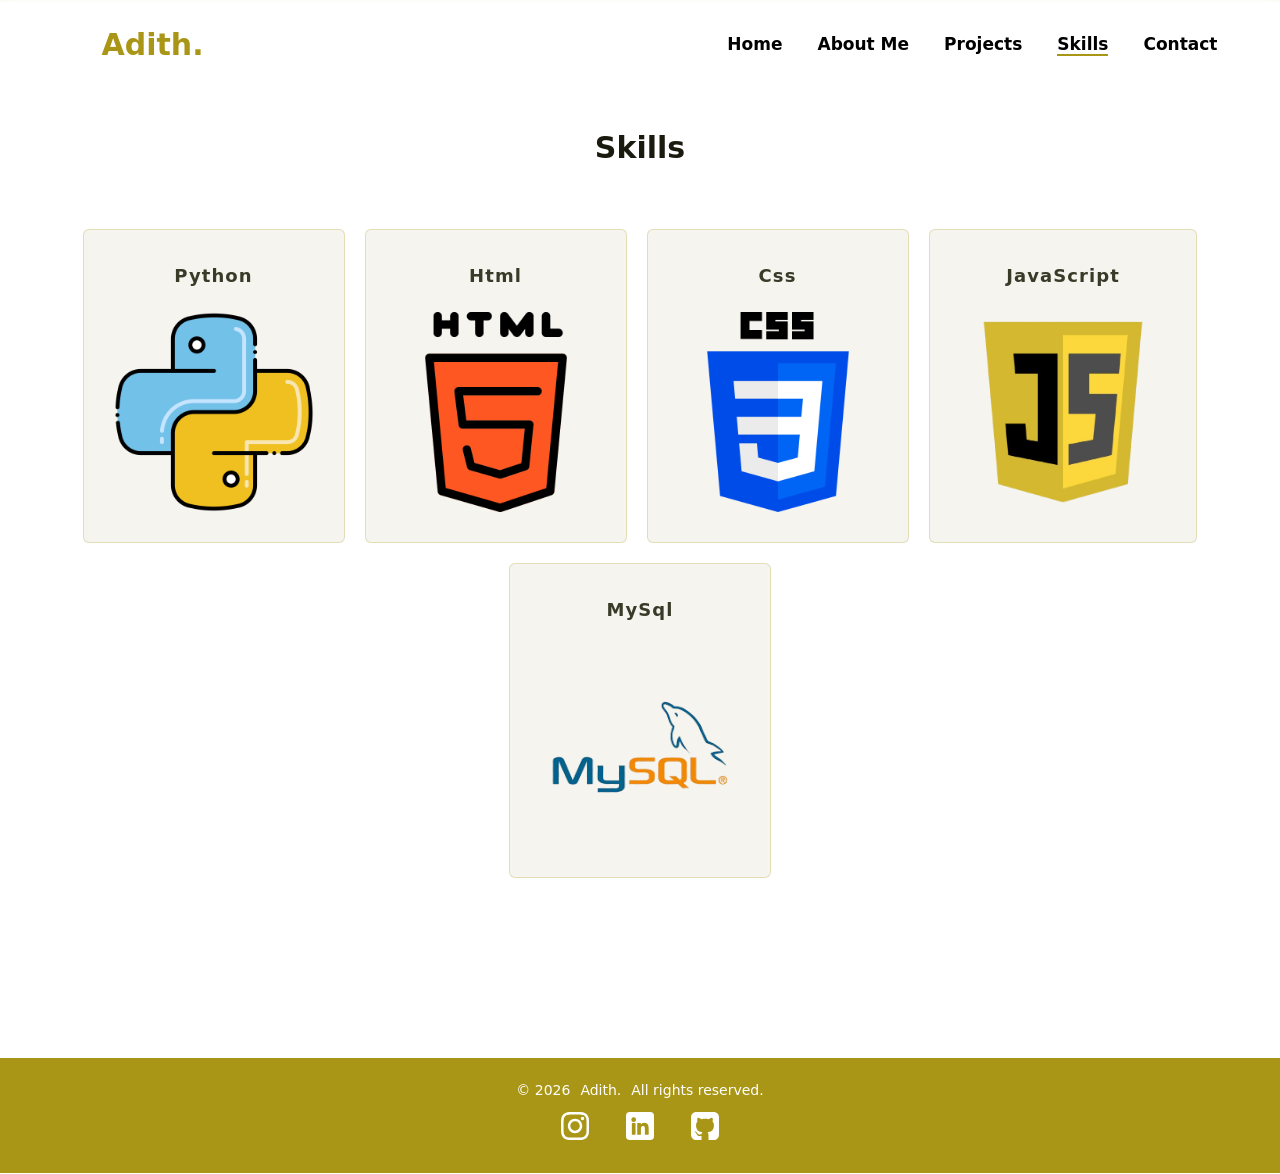
<file: skill.html>
<!DOCTYPE html>
<html lang="en">

<head>
    <meta charset="UTF-8">
    <meta name="viewport" content="width=device-width, initial-scale=1.0">
    <meta id="viewport" name="viewport"
        content="width=device-width, initial-scale=1, minimum-scale=1, maximum-scale=2, viewport-fit=cover">
    <link rel="stylesheet" href="portfolio.css">
    <title>Portfolio</title>
</head>

<body>
    <div class="parent">
        <div class="navi">
            <div class="navpr">
                <div class="logo">
                    <h2>Adith.</h2>
                </div>
                <div class="navlinks">

                    <ul>
                        <li><a href="index.html">Home</a></li>
                        <li><a href="about.html">About Me</a></li>
                        <li><a href="projects.html">Projects</a></li>
                        <li><a class="main" href="skill.html">Skills</a></li>
                        <li><a href="contact.html">Contact</a></li>
                    </ul>
                </div>
                <li class="menuicon"><svg onclick="menu_drop()" xmlns="http://www.w3.org/2000/svg" version="1.1"
                        xmlns:xlink="http://www.w3.org/1999/xlink" width="25" height="25" x="0" y="0"
                        viewBox="0 0 512 512" style="enable-background:new 0 0 512 512" xml:space="preserve" class="">
                        <g>
                            <path
                                d="M464.883 64.267H175.65c-25.98 0-47.117 21.137-47.117 47.149 0 25.98 21.137 47.117 47.117 47.117h289.232c25.98 0 47.117-21.137 47.117-47.117.001-26.013-21.136-47.149-47.116-47.149zM47.134 64.267C21.145 64.267 0 85.411 0 111.4s21.145 47.133 47.134 47.133 47.133-21.144 47.133-47.133-21.144-47.133-47.133-47.133zM47.134 208.867C21.145 208.867 0 230.011 0 256s21.145 47.133 47.134 47.133S94.267 281.989 94.267 256s-21.144-47.133-47.133-47.133zM47.134 353.467C21.145 353.467 0 374.611 0 400.6s21.145 47.133 47.134 47.133 47.133-21.144 47.133-47.133-21.144-47.133-47.133-47.133zM464.883 208.867H175.65c-25.98 0-47.117 21.137-47.117 47.149 0 25.98 21.137 47.117 47.117 47.117h289.232c25.98 0 47.117-21.137 47.117-47.117.001-26.013-21.136-47.149-47.116-47.149zM464.883 353.467H175.65c-25.98 0-47.117 21.137-47.117 47.149 0 25.98 21.137 47.117 47.117 47.117h289.232c25.98 0 47.117-21.137 47.117-47.117.001-26.012-21.136-47.149-47.116-47.149z"
                                fill="currentColor" opacity="1" data-original="#000000" class=""></path>
                        </g>
                    </svg></li>
            </div>
        </div>
        <div class="skillcontent">
            <div class="skcontent">
                <h1 class="skme">Skills</h1>
            </div>
            <div class="skillcards">
                <div class="skillcard">
                    <h2>Python</h2>
                    <img class="skpic" src="images/python.png" alt="Python">
                </div>
                <div class="skillcard">
                    <h2>Html</h2>
                    <img class="skpic" src="images/html-5.png" alt="Html">
                </div>
                <div class="skillcard">
                    <h2>Css</h2>
                    <img class="skpic" src="images/css-3.png" alt="Css">
                </div>
                <div class="skillcard">
                    <h2>JavaScript</h2>
                    <img class="skpic" src="images/js.png" alt="Css">
                </div>
                <div class="skillcard">
                    <h2>MySql</h2>
                    <img class="skpic" src="images/mysql.png" alt="Css">
                </div>
            </div>
        </div>
        <div class="skfotter">
            <div class="footerr">
                <div class="f_top">

                    <p>© 2026</p>
                    <p>Adith.</p>
                    <p> All rights reserved.</p>
                </div>
                <div class="f_mid">
                    <div class="f_mid_svg">
                        <a href="https://www.instagram.com/adith_ar_/?__pwa=1">
                            <svg xmlns="http://www.w3.org/2000/svg" version="1.1"
                                xmlns:xlink="http://www.w3.org/1999/xlink" width="512" height="512" x="0" y="0"
                                viewBox="0 0 511 511.9" style="enable-background:new 0 0 512 512" xml:space="preserve">
                                <g>
                                    <path
                                        d="M510.95 150.5c-1.2-27.2-5.598-45.898-11.9-62.102-6.5-17.199-16.5-32.597-29.6-45.398-12.802-13-28.302-23.102-45.302-29.5-16.296-6.3-34.898-10.7-62.097-11.898C334.648.3 325.949 0 256.449 0s-78.199.3-105.5 1.5c-27.199 1.2-45.898 5.602-62.097 11.898-17.204 6.5-32.602 16.5-45.403 29.602-13 12.8-23.097 28.3-29.5 45.3-6.3 16.302-10.699 34.9-11.898 62.098C.75 177.801.449 186.5.449 256s.301 78.2 1.5 105.5c1.2 27.2 5.602 45.898 11.903 62.102 6.5 17.199 16.597 32.597 29.597 45.398 12.801 13 28.301 23.102 45.301 29.5 16.3 6.3 34.898 10.7 62.102 11.898 27.296 1.204 36 1.5 105.5 1.5s78.199-.296 105.5-1.5c27.199-1.199 45.898-5.597 62.097-11.898a130.934 130.934 0 0 0 74.903-74.898c6.296-16.301 10.699-34.903 11.898-62.102 1.2-27.3 1.5-36 1.5-105.5s-.102-78.2-1.3-105.5zm-46.098 209c-1.102 25-5.301 38.5-8.801 47.5-8.602 22.3-26.301 40-48.602 48.602-9 3.5-22.597 7.699-47.5 8.796-27 1.204-35.097 1.5-103.398 1.5s-76.5-.296-103.403-1.5c-25-1.097-38.5-5.296-47.5-8.796C94.551 451.5 84.45 445 76.25 436.5c-8.5-8.3-15-18.3-19.102-29.398-3.5-9-7.699-22.602-8.796-47.5-1.204-27-1.5-35.102-1.5-103.403s.296-76.5 1.5-103.398c1.097-25 5.296-38.5 8.796-47.5C61.25 94.199 67.75 84.1 76.352 75.898c8.296-8.5 18.296-15 29.398-19.097 9-3.5 22.602-7.7 47.5-8.801 27-1.2 35.102-1.5 103.398-1.5 68.403 0 76.5.3 103.403 1.5 25 1.102 38.5 5.3 47.5 8.8 11.097 4.098 21.199 10.598 29.398 19.098 8.5 8.301 15 18.301 19.102 29.403 3.5 9 7.699 22.597 8.8 47.5 1.2 27 1.5 35.097 1.5 103.398s-.3 76.301-1.5 103.301zm0 0"
                                        fill="currentcolor" opacity="1" data-original="#000000"></path>
                                    <path
                                        d="M256.45 124.5c-72.598 0-131.5 58.898-131.5 131.5s58.902 131.5 131.5 131.5c72.6 0 131.5-58.898 131.5-131.5s-58.9-131.5-131.5-131.5zm0 216.8c-47.098 0-85.302-38.198-85.302-85.3s38.204-85.3 85.301-85.3c47.102 0 85.301 38.198 85.301 85.3s-38.2 85.3-85.3 85.3zM423.852 119.3c0 16.954-13.747 30.7-30.704 30.7-16.953 0-30.699-13.746-30.699-30.7 0-16.956 13.746-30.698 30.7-30.698 16.956 0 30.703 13.742 30.703 30.699zm0 0"
                                        fill="currentcolor" opacity="1" data-original="#000000"></path>
                                </g>
                            </svg>
                        </a>
                    </div>
                    <div class="f_mid_svg">
                        <a href="https://www.linkedin.com/in/adith-raj-/">
                            <svg xmlns="http://www.w3.org/2000/svg" version="1.1"
                                xmlns:xlink="http://www.w3.org/1999/xlink" width="512" height="512" x="0" y="0"
                                viewBox="0 0 176 176" style="enable-background:new 0 0 512 512" xml:space="preserve"
                                class="">
                                <g>
                                    <path
                                        d="M152 0H24A24 24 0 0 0 0 24v128a24 24 0 0 0 24 24h128a24 24 0 0 0 24-24V24a24 24 0 0 0-24-24zM60 139.28a3.71 3.71 0 0 1-3.71 3.72H40.48a3.71 3.71 0 0 1-3.72-3.72V73a3.72 3.72 0 0 1 3.72-3.72h15.81A3.72 3.72 0 0 1 60 73zM48.38 63a15 15 0 1 1 15-15 15 15 0 0 1-15 15zm94.26 76.54a3.41 3.41 0 0 1-3.42 3.42h-17a3.41 3.41 0 0 1-3.42-3.42v-31.05c0-4.64 1.36-20.32-12.13-20.32-10.45 0-12.58 10.73-13 15.55v35.86A3.42 3.42 0 0 1 90.3 143H73.88a3.41 3.41 0 0 1-3.41-3.42V72.71a3.41 3.41 0 0 1 3.41-3.42H90.3a3.42 3.42 0 0 1 3.42 3.42v5.78c3.88-5.83 9.63-10.31 21.9-10.31 27.18 0 27 25.38 27 39.32z"
                                        data-name="Layer 2" fill="currentcolor" opacity="1" data-original="#000000"
                                        class=""></path>
                                </g>
                            </svg>
                        </a>
                    </div>
                    <div class="f_mid_svg">
                        <a href="https://github.com/Solo-Being">
                            <svg xmlns="http://www.w3.org/2000/svg" version="1.1"
                                xmlns:xlink="http://www.w3.org/1999/xlink" width="512" height="512" x="0" y="0"
                                viewBox="0 0 438.536 438.536" style="enable-background:new 0 0 512 512"
                                xml:space="preserve" class="">
                                <g>
                                    <path
                                        d="M158.173 352.599c-3.049.568-4.381 1.999-3.999 4.281.38 2.283 2.093 3.046 5.138 2.283 3.049-.76 4.38-2.095 3.997-3.997-.378-2.092-2.091-2.95-5.136-2.567zM141.898 354.885c-3.046 0-4.568 1.041-4.568 3.139 0 2.474 1.619 3.518 4.853 3.138 3.046 0 4.57-1.047 4.57-3.138 0-2.471-1.619-3.522-4.855-3.139zM119.629 354.022c-.76 2.095.478 3.519 3.711 4.284 2.855 1.137 4.664.568 5.424-1.714.572-2.091-.666-3.61-3.711-4.568-2.856-.759-4.663-.102-5.424 1.998z"
                                        fill="currentcolor" opacity="1" data-original="#000000" class=""></path>
                                    <path
                                        d="M414.41 24.123C398.326 8.042 378.964 0 356.309 0H82.225C59.577 0 40.208 8.042 24.123 24.123 8.042 40.207 0 59.576 0 82.225v274.088c0 22.65 8.042 42.017 24.123 58.098 16.084 16.084 35.454 24.126 58.102 24.126h63.953c4.184 0 7.327-.144 9.42-.424 2.092-.288 4.184-1.526 6.279-3.717 2.096-2.187 3.14-5.376 3.14-9.562 0-.568-.05-7.046-.144-19.417-.097-12.375-.144-22.176-.144-29.41l-6.567 1.143c-4.187.76-9.469 1.095-15.846.999-6.374-.096-12.99-.76-19.841-1.998-6.855-1.239-13.229-4.093-19.13-8.562-5.898-4.477-10.085-10.328-12.56-17.559l-2.856-6.571c-1.903-4.373-4.899-9.229-8.992-14.554-4.093-5.332-8.232-8.949-12.419-10.852l-1.999-1.428c-1.331-.951-2.568-2.098-3.711-3.429-1.141-1.335-1.997-2.669-2.568-3.997-.571-1.335-.097-2.43 1.427-3.289 1.524-.855 4.281-1.279 8.28-1.279l5.708.855c3.808.76 8.516 3.042 14.134 6.851 5.614 3.806 10.229 8.754 13.846 14.843 4.38 7.806 9.657 13.75 15.846 17.843 6.184 4.097 12.419 6.143 18.699 6.143s11.704-.476 16.274-1.424c4.565-.954 8.848-2.385 12.847-4.288 1.713-12.751 6.377-22.559 13.988-29.41-10.848-1.143-20.602-2.854-29.265-5.14-8.658-2.286-17.605-5.995-26.835-11.136-9.234-5.14-16.894-11.512-22.985-19.13-6.09-7.618-11.088-17.61-14.987-29.978-3.901-12.375-5.852-26.652-5.852-42.829 0-23.029 7.521-42.637 22.557-58.814-7.044-17.32-6.379-36.732 1.997-58.242 5.52-1.714 13.706-.428 24.554 3.855 10.85 4.286 18.794 7.951 23.84 10.992 5.046 3.042 9.089 5.614 12.135 7.71 17.705-4.949 35.976-7.423 54.818-7.423 18.841 0 37.115 2.474 54.821 7.423l10.849-6.852c7.426-4.57 16.18-8.757 26.269-12.562 10.088-3.806 17.795-4.854 23.127-3.14 8.562 21.51 9.328 40.922 2.279 58.241 15.036 16.179 22.559 35.786 22.559 58.815 0 16.18-1.951 30.505-5.852 42.969-3.898 12.467-8.939 22.463-15.13 29.981-6.184 7.519-13.894 13.843-23.124 18.986-9.232 5.137-18.178 8.853-26.84 11.132-8.661 2.286-18.414 4.004-29.263 5.147 9.891 8.562 14.839 22.072 14.839 40.538v68.238c0 3.237.472 5.852 1.424 7.851.958 1.998 2.478 3.374 4.571 4.141 2.102.76 3.949 1.235 5.571 1.424 1.622.191 3.949.287 6.995.287h63.953c22.648 0 42.018-8.042 58.095-24.126 16.084-16.084 24.126-35.454 24.126-58.102V82.225c-.002-22.649-8.044-42.021-24.125-58.102z"
                                        fill="currentcolor" opacity="1" data-original="#000000" class=""></path>
                                    <path
                                        d="M86.793 319.195c-1.331.948-1.141 2.471.572 4.565 1.906 1.902 3.427 2.189 4.57.855 1.331-.948 1.141-2.471-.575-4.569-1.902-1.71-3.424-1.997-4.567-.851zM77.374 312.057c-.57 1.335.096 2.478 1.999 3.426 1.521.955 2.762.767 3.711-.568.57-1.335-.096-2.478-1.999-3.433-1.903-.572-3.14-.38-3.711.575zM95.646 330.331c-1.715.948-1.715 2.666 0 5.137 1.713 2.478 3.328 3.142 4.853 1.998 1.714-1.334 1.714-3.142 0-5.427-1.521-2.468-3.14-3.046-4.853-1.708zM105.641 343.174c-1.714 1.526-1.336 3.327 1.142 5.428 2.281 2.279 4.185 2.566 5.708.849 1.524-1.519 1.143-3.326-1.142-5.42-2.281-2.28-4.185-2.568-5.708-.857z"
                                        fill="currentcolor" opacity="1" data-original="#000000" class=""></path>
                                </g>
                            </svg>
                        </a>
                    </div>
                </div>
            </div>
        </div>
    </div>

<div class="menuu">
    <div class="menuu_items">
        <a class="menu_con" href="index.html">Home</a>
    </div>
    <div class="menuu_items">
        <a class="menu_con" href="about.html">About Me</a>
    </div>
    <div class="menuu_items">
        <a class="menu_con" href="projects.html">Projects</a>
    </div>
    <div class="menuu_items">
        <a class="menu_con" href="skill.html">Skills</a>
    </div>
    <div class="menuu_items">
        <a class="menu_con" href="contact.html">Contact</a>
    </div>
</div>

    <script src="script.js"></script>

</body>

</html>
</file>
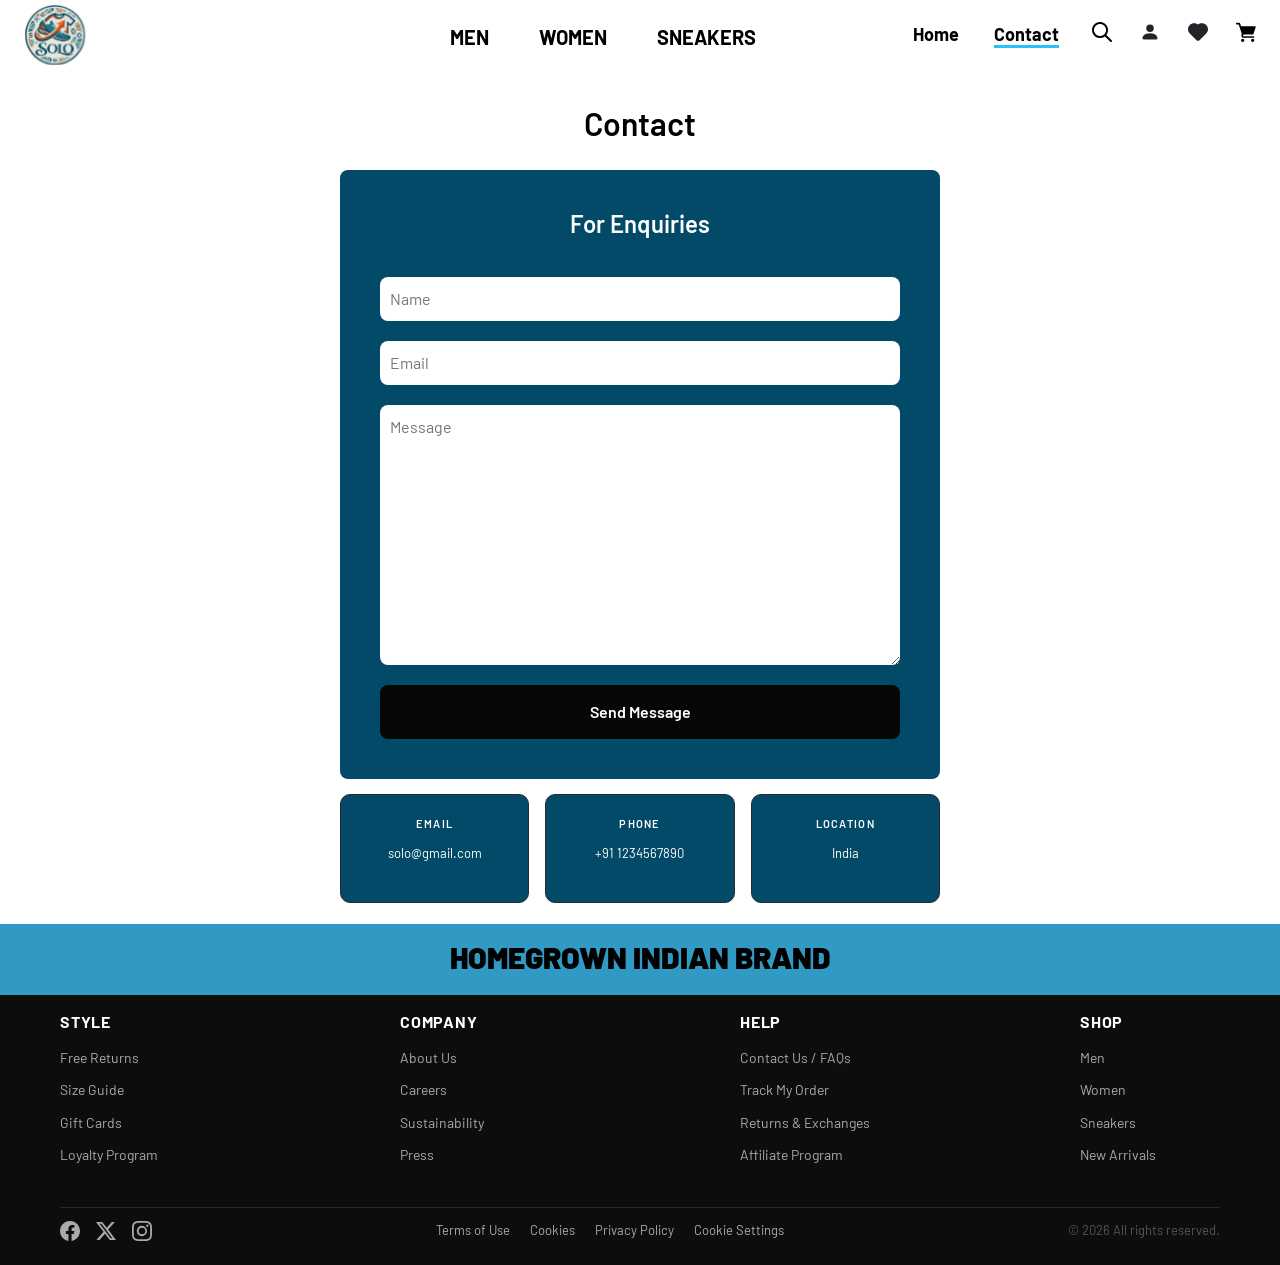
<file: E-commerce/contact.html>
<!DOCTYPE html>
<html lang="en">

<head>
    <meta charset="UTF-8">
    <meta name="viewport" content="width=device-width, initial-scale=1.0">
    <meta id="viewport" name="viewport"
        content="width=device-width, initial-scale=1, minimum-scale=1, maximum-scale=2, viewport-fit=cover">
    <link href="https://cdn.jsdelivr.net/npm/bootstrap@5.0.2/dist/css/bootstrap.min.css" rel="stylesheet"
        integrity="sha384-EVSTQN3/azprG1Anm3QDgpJLIm9Nao0Yz1ztcQTwFspd3yD65VohhpuuCOmLASjC" crossorigin="anonymous">
    <link
        href="https://fonts.googleapis.com/css2?family=Barlow+Condensed:wght@400;500;600;700&family=Barlow:wght@400;500;600&display=swap"
        rel="stylesheet">
    <link rel="stylesheet" href="index.css">
    <title>Solo-Contact</title>
</head>

<body>
    <div class="navi">
        <div class="navchild_l">
            <img class="logo" src="logo1.png" alt="">
        </div>
        <div class="nav_mobile">
            <a>Category</a>
            <svg onclick="cat_drop()" xmlns="http://www.w3.org/2000/svg" version="1.1"
                xmlns:xlink="http://www.w3.org/1999/xlink" width="512" height="512" x="0" y="0" viewBox="0 0 512 512"
                style="enable-background:new 0 0 512 512" xml:space="preserve" class="">
                <g>
                    <path
                        d="m98 190.06 139.78 163.12a24 24 0 0 0 36.44 0L414 190.06c13.34-15.57 2.28-39.62-18.22-39.62h-279.6c-20.5 0-31.56 24.05-18.18 39.62z"
                        fill="#000000" opacity="1" data-original="#000000" class=""></path>
                </g>
            </svg>
        </div>
        <div class="navchild_r">
            <ul>
                <li><a href="men.html">MEN</a></li>
                <li><a href="women.html">WOMEN</a></li>
                <li><a href="sneakers.html">SNEAKERS</a></li>
            </ul>
        </div>
        <div class="menu_svg">
            <svg onclick="menu_drop()" xmlns="http://www.w3.org/2000/svg" version="1.1"
                xmlns:xlink="http://www.w3.org/1999/xlink" width="26" height="26" x="0" y="0" viewBox="0 0 32 32"
                style="enable-background:new 0 0 512 512" xml:space="preserve" fill-rule="evenodd"
                class="hovered-paths">
                <g>
                    <path
                        d="M15 20c0-.796-.316-1.559-.879-2.121A2.996 2.996 0 0 0 12 17H5c-.796 0-1.559.316-2.121.879A2.996 2.996 0 0 0 2 20v7c0 .796.316 1.559.879 2.121A2.996 2.996 0 0 0 5 30h7c.796 0 1.559-.316 2.121-.879A2.996 2.996 0 0 0 15 27zm15 0c0-.796-.316-1.559-.879-2.121A2.996 2.996 0 0 0 27 17h-7c-.796 0-1.559.316-2.121.879A2.996 2.996 0 0 0 17 20v7c0 .796.316 1.559.879 2.121A2.996 2.996 0 0 0 20 30h7c.796 0 1.559-.316 2.121-.879A2.996 2.996 0 0 0 30 27zm-17 0v7a.997.997 0 0 1-1 1H5a.997.997 0 0 1-1-1v-7a.997.997 0 0 1 1-1h7a.997.997 0 0 1 1 1zm15 0v7a.997.997 0 0 1-1 1h-7a.997.997 0 0 1-1-1v-7a.997.997 0 0 1 1-1h7a.997.997 0 0 1 1 1zm-2.379-5.207 4.172-4.172a3 3 0 0 0 0-4.242l-4.172-4.172a3 3 0 0 0-4.242 0l-4.172 4.172a3 3 0 0 0 0 4.242l4.172 4.172a3 3 0 0 0 4.242 0zM15 5c0-.796-.316-1.559-.879-2.121A2.996 2.996 0 0 0 12 2H5c-.796 0-1.559.316-2.121.879A2.996 2.996 0 0 0 2 5v7c0 .796.316 1.559.879 2.121A2.996 2.996 0 0 0 5 15h7c.796 0 1.559-.316 2.121-.879A2.996 2.996 0 0 0 15 12zm13.379 4.207-4.172 4.172a1 1 0 0 1-1.414 0l-4.172-4.172a1 1 0 0 1 0-1.414l4.172-4.172a1 1 0 0 1 1.414 0l4.172 4.172a1 1 0 0 1 0 1.414zM13 5v7a.997.997 0 0 1-1 1H5a.997.997 0 0 1-1-1V5a.997.997 0 0 1 1-1h7a.997.997 0 0 1 1 1z"
                        fill="black" opacity="1" data-original="#000000" class="hovered-path"></path>
                </g>
            </svg>
        </div>
        <div class="navchild_m">
            <ul>
                <li><a class="" href="index.html">Home</a></li>
                <!-- <li><a href="">About</a></li> -->
                <li><a class="main">Contact</a></li>
            </ul>
            <div class="svg">
                <div class="svgs"><svg xmlns="http://www.w3.org/2000/svg" version="1.1"
                        xmlns:xlink="http://www.w3.org/1999/xlink" width="512" height="512" x="0" y="0"
                        viewBox="0 0 461.516 461.516" style="enable-background:new 0 0 512 512" xml:space="preserve">
                        <g>
                            <path
                                d="M185.746 371.332a185.294 185.294 0 0 0 113.866-39.11L422.39 455c9.172 8.858 23.787 8.604 32.645-.568 8.641-8.947 8.641-23.131 0-32.077L332.257 299.577c62.899-80.968 48.252-197.595-32.716-260.494S101.947-9.169 39.048 71.799-9.204 269.394 71.764 332.293a185.64 185.64 0 0 0 113.982 39.039zM87.095 87.059c54.484-54.485 142.82-54.486 197.305-.002s54.486 142.82.002 197.305-142.82 54.486-197.305.002l-.002-.002c-54.484-54.087-54.805-142.101-.718-196.585l.718-.718z"
                                fill="#000000" opacity="1" data-original="#000000"></path>
                        </g>
                    </svg></div>
                <div class="svgs"><svg xmlns="http://www.w3.org/2000/svg" width="25" height="25" fill="currentColor"
                        class="bi bi-person-fill" viewBox="0 0 16 16">
                        <path d="M3 14s-1 0-1-1 1-4 6-4 6 3 6 4-1 1-1 1zm5-6a3 3 0 1 0 0-6 3 3 0 0 0 0 6" />
                    </svg></div>
                <div class="svgs"><svg xmlns="http://www.w3.org/2000/svg" version="1.1"
                        xmlns:xlink="http://www.w3.org/1999/xlink" width="512" height="512" x="0" y="0"
                        viewBox="0 0 511.855 511.855" style="enable-background:new 0 0 512 512" xml:space="preserve"
                        class="">
                        <g>
                            <path
                                d="M466.186 74.688C436.688 45.19 397.47 28.945 355.754 28.945c-36.894 0-71.836 12.708-99.827 36.051-27.989-23.343-62.933-36.051-99.825-36.051-41.716 0-80.936 16.245-110.433 45.743-60.891 60.891-60.892 159.97 0 220.865l171.249 171.249c10.389 10.387 24.242 16.107 39.01 16.107s28.621-5.721 39.01-16.108l171.248-171.248c60.892-60.894 60.892-159.974 0-220.865z"
                                fill="currentColor" opacity="1" data-original="#000000"></path>
                        </g>
                    </svg></div>
                <div class="svgs"><svg xmlns="http://www.w3.org/2000/svg" version="1.1"
                        xmlns:xlink="http://www.w3.org/1999/xlink" width="512" height="512" x="0" y="0"
                        viewBox="0 0 24 24" style="enable-background:new 0 0 512 512" xml:space="preserve" class="">
                        <g>
                            <path
                                d="M1 1a1 1 0 1 0 0 2h1.78a.694.694 35.784 0 1 .657.474l3.297 9.893c.147.44.165.912.053 1.362l-.271 1.087C6.117 17.41 7.358 19 9 19h12a1 1 0 1 0 0-2H9c-.39 0-.64-.32-.545-.697l.205-.818A.64.64 142.028 0 1 9.28 15H20a1 1 0 0 0 .95-.684l2.665-8A1 1 0 0 0 22.666 5H6.555a.694.694 35.783 0 1-.658-.474l-.948-2.842A1 1 0 0 0 4 1zm7 19a2 2 0 1 0 0 4 2 2 0 0 0 0-4zm12 0a2 2 0 1 0 0 4 2 2 0 0 0 0-4z"
                                paint-order="fill markers stroke" fill="#000000" opacity="1" data-original="#000000"
                                class=""></path>
                        </g>
                    </svg></div>
            </div>
        </div>
    </div>
    <div class="parent">
        <div class="contactcontent">
            <div class="ctcontent">
                <h1 class="ctme">Contact</h1>
            </div>
            <div class="enquiries">
                <h2>For Enquiries</h2>
                <div class="cntform">
                    <form action="">
                        <input class="forminput" type="text" placeholder="Name" required>
                        <input class="forminput" type="email" placeholder="Email" required>
                        <textarea class="formtxar" name="" id="" cols="30" rows="10" placeholder="Message"
                            required></textarea>
                        <button class="submitbtn" type="submit">Send Message</button>
                    </form>
                </div>
            </div>
            <div class="contactcards">
                <div class="contactcard">
                    <h2>Email</h2>
                    <p>solo@gmail.com</p>
                </div>
                <div class="contactcard">
                    <h2>Phone</h2>
                    <p>+91 1234567890</p>
                </div>
                <div class="contactcard">
                    <h2>Location</h2>
                    <p>India</p>
                </div>

            </div>
        </div>
        <div class="footer" id="contact">
            <div class="ftheader">
                <p class="headerft">HOMEGROWN INDIAN BRAND </p>
            </div>
            <div class="ftcontact">
                <div class="ftcolumns">
                    <div class="ftcol">
                        <h4>STYLE</h4>
                        <a href="">Free Returns</a>
                        <a href="">Size Guide</a>
                        <a href="">Gift Cards</a>
                        <a href="">Loyalty Program</a>
                    </div>
                    <div class="ftcol">
                        <h4>COMPANY</h4>
                        <a href="">About Us</a>
                        <a href="">Careers</a>
                        <a href="">Sustainability</a>
                        <a href="">Press</a>
                    </div>
                    <div class="ftcol">
                        <h4>HELP</h4>
                        <a href="">Contact Us / FAQs</a>
                        <a href="">Track My Order</a>
                        <a href="">Returns & Exchanges</a>
                        <a href="">Affiliate Program</a>
                    </div>
                    <div class="ftcol">
                        <h4>SHOP</h4>
                        <a href="">Men</a>
                        <a href="">Women</a>
                        <a href="">Sneakers</a>
                        <a href="">New Arrivals</a>
                    </div>
                </div>
                <div class="ftbottom">
                    <div class="ftsocials">
                        <a href="" class="ftsocial">
                            <svg xmlns="http://www.w3.org/2000/svg" width="20" height="20" fill="currentColor"
                                viewBox="0 0 16 16">
                                <path
                                    d="M16 8.049c0-4.446-3.582-8.05-8-8.05C3.58 0-.002 3.603-.002 8.05c0 4.017 2.926 7.347 6.75 7.951v-5.625h-2.03V8.05H6.75V6.275c0-2.017 1.195-3.131 3.022-3.131.876 0 1.791.157 1.791.157v1.98h-1.009c-.993 0-1.303.621-1.303 1.258v1.51h2.218l-.354 2.326H9.25V16c3.824-.604 6.75-3.934 6.75-7.951" />
                            </svg>
                        </a>
                        <a href="" class="ftsocial">
                            <svg xmlns="http://www.w3.org/2000/svg" width="20" height="20" fill="currentColor"
                                viewBox="0 0 16 16">
                                <path
                                    d="M12.6.75h2.454l-5.36 6.142L16 15.25h-4.937l-3.867-5.07-4.425 5.07H.316l5.733-6.57L0 .75h5.063l3.495 4.633L12.601.75Zm-.86 13.028h1.36L4.323 2.145H2.865z" />
                            </svg>
                        </a>
                        <a href="" class="ftsocial">
                            <svg xmlns="http://www.w3.org/2000/svg" width="20" height="20" fill="currentColor"
                                viewBox="0 0 16 16">
                                <path
                                    d="M8 0C5.829 0 5.556.01 4.703.048 3.85.088 3.269.222 2.76.42a3.9 3.9 0 0 0-1.417.923A3.9 3.9 0 0 0 .42 2.76C.222 3.268.087 3.85.048 4.7.01 5.555 0 5.827 0 8.001c0 2.172.01 2.444.048 3.297.04.852.174 1.433.372 1.942.205.526.478.972.923 1.417.444.445.89.719 1.416.923.51.198 1.09.333 1.942.372C5.555 15.99 5.827 16 8 16s2.444-.01 3.298-.048c.851-.04 1.434-.174 1.943-.372a3.9 3.9 0 0 0 1.416-.923c.445-.445.718-.891.923-1.417.197-.509.332-1.09.372-1.942C15.99 10.445 16 10.173 16 8s-.01-2.445-.048-3.299c-.04-.851-.175-1.433-.372-1.941a3.9 3.9 0 0 0-.923-1.417A3.9 3.9 0 0 0 13.24.42c-.51-.198-1.092-.333-1.943-.372C10.443.01 10.172 0 7.998 0zm-.717 1.442h.718c2.136 0 2.389.007 3.232.046.78.035 1.204.166 1.486.275.373.145.64.319.92.599s.453.546.598.92c.11.281.24.705.275 1.485.039.843.047 1.096.047 3.231s-.008 2.389-.047 3.232c-.035.78-.166 1.203-.275 1.485a2.5 2.5 0 0 1-.599.919c-.28.28-.546.453-.92.598-.28.11-.704.24-1.485.276-.843.038-1.096.047-3.232.047s-2.39-.009-3.233-.047c-.78-.036-1.203-.166-1.485-.276a2.5 2.5 0 0 1-.92-.598 2.5 2.5 0 0 1-.6-.92c-.109-.281-.24-.705-.275-1.485-.038-.843-.046-1.096-.046-3.233s.008-2.388.046-3.231c.036-.78.166-1.204.276-1.486.145-.373.319-.64.599-.92s.546-.453.92-.598c.282-.11.705-.24 1.485-.276.738-.034 1.024-.044 2.515-.045zm4.988 1.328a.96.96 0 1 0 0 1.92.96.96 0 0 0 0-1.92m-4.27 1.122a4.109 4.109 0 1 0 0 8.217 4.109 4.109 0 0 0 0-8.217m0 1.441a2.667 2.667 0 1 1 0 5.334 2.667 2.667 0 0 1 0-5.334" />
                            </svg>
                        </a>
                    </div>
                    <div class="ftlegal">
                        <a href="">Terms of Use</a>
                        <a href="">Cookies</a>
                        <a href="">Privacy Policy</a>
                        <a href="">Cookie Settings</a>
                    </div>
                    <div class="ftcopy">
                        <span>© 2026 All rights reserved.</span>
                    </div>
                </div>
            </div>
        </div>
    </div>
        <div class="menuu">
        <div class="menuu_items">
            <a href="index.html">Home</a>
        </div>
        <!-- <div class="menuu_items">
            <a href="">About</a>
        </div> -->
        <div class="menuu_items">
            <a href="">Contact</a>
        </div>
        <div class="menuu_items">
            <a href="">Search</a>
        </div>
        <div class="menuu_items">
            <a href="">Profile</a>
        </div>
        <div class="menuu_items">
            <a href="">Favourites</a>
        </div>
        <div class="menuu_items">
            <a href="">Cart</a>
        </div>
    </div>
    <div class="categ">
        <div class="categ_items">
            <a href="men.html">MEN</a>
        </div>
        <div class="categ_items">
            <a href="women.html">WOMEN</a>
        </div>
        <div class="categ_items">
            <a href="sneakers.html">SNEAKERS</a>
        </div>
    </div>
    <script src="script.js"></script>
</body>
</html>
</file>
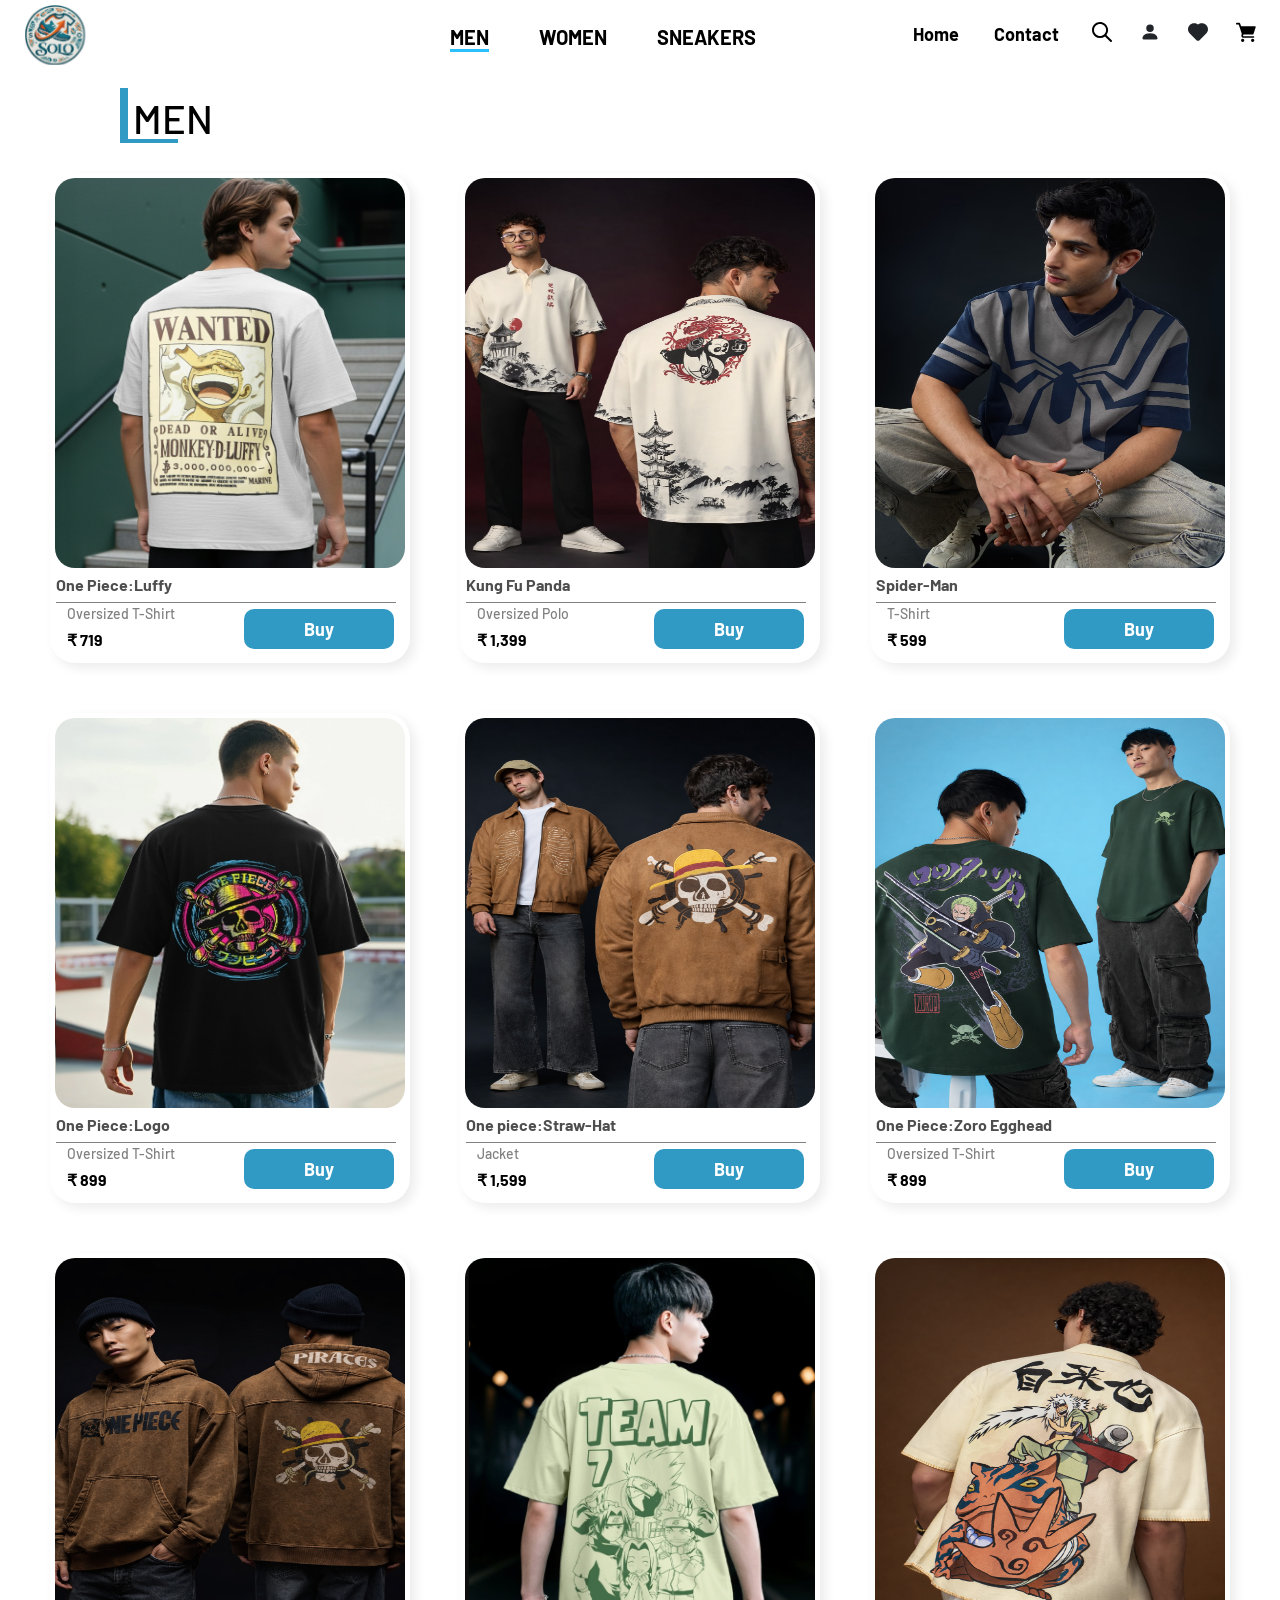
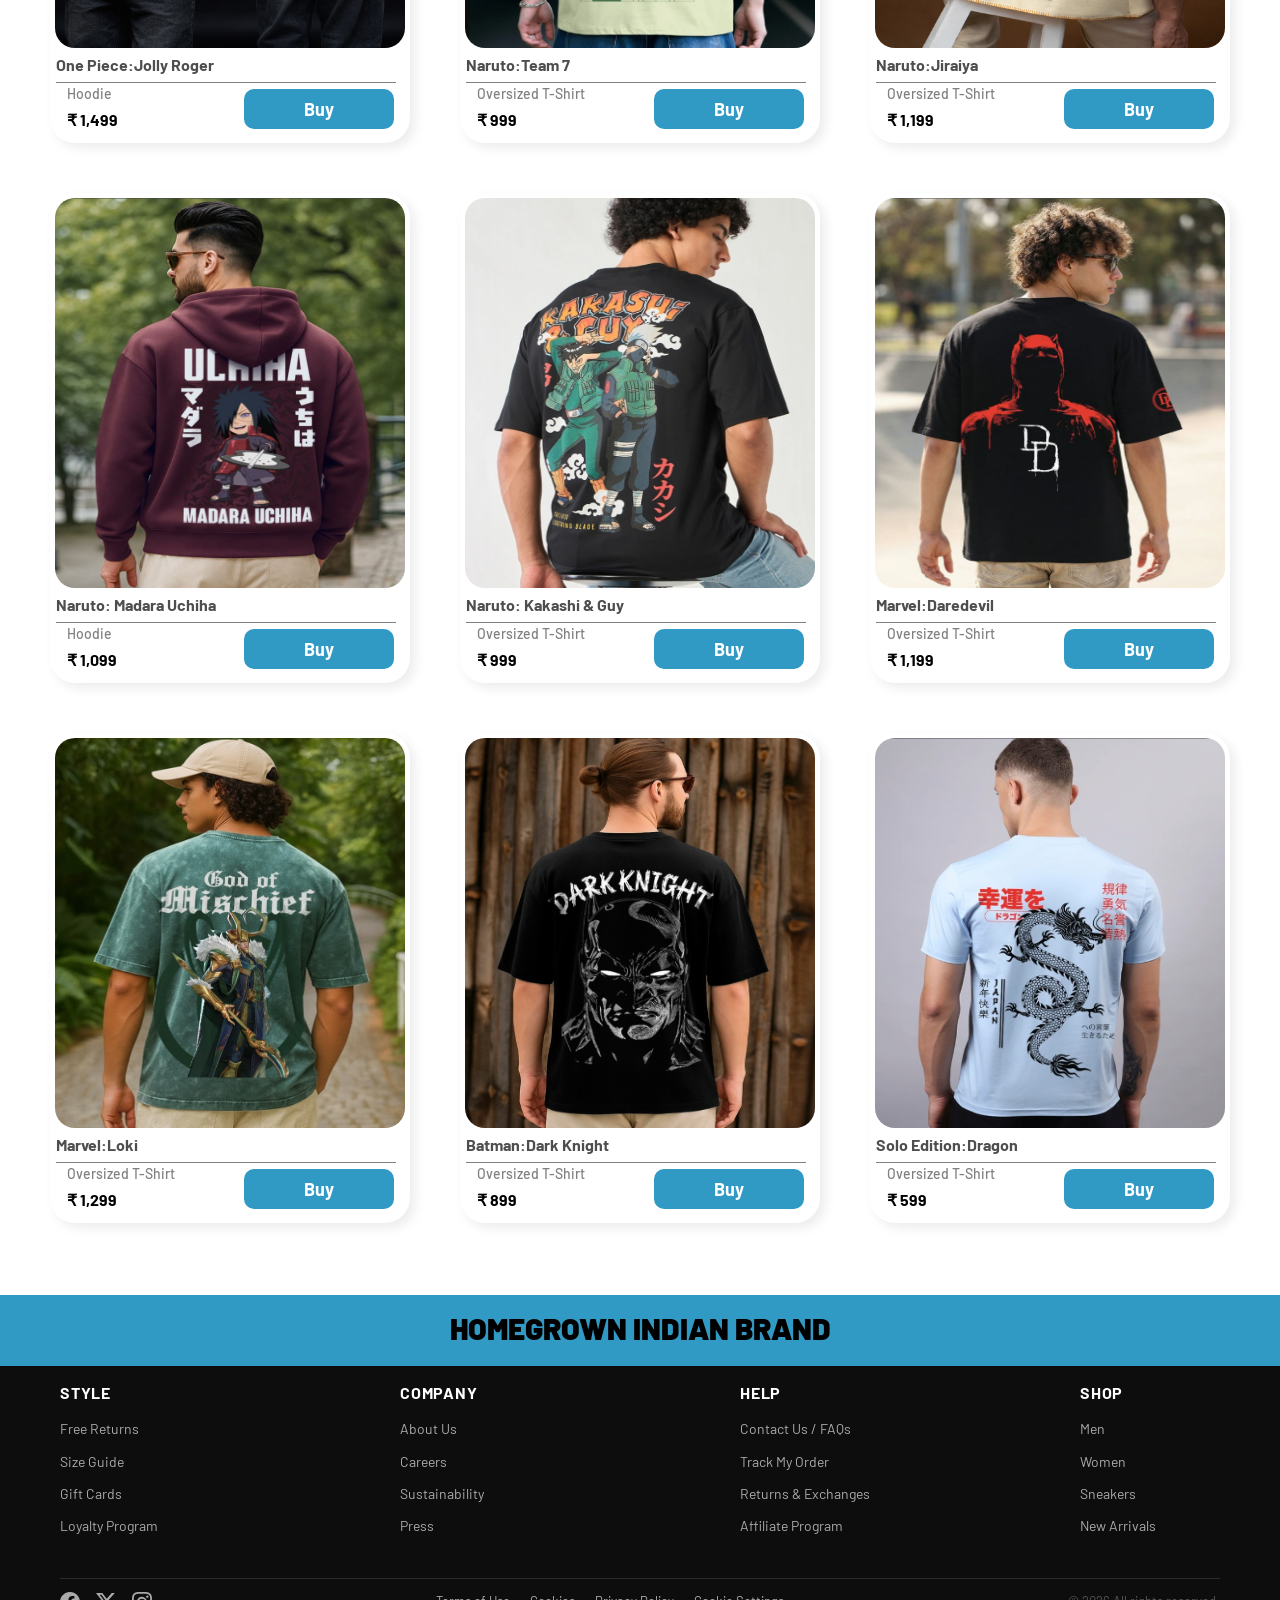
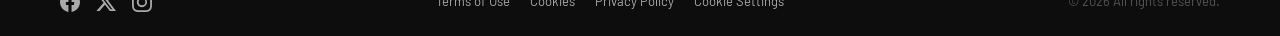
<file: E-commerce/men.html>
<!DOCTYPE html>
<html lang="en">

<head>
    <meta charset="UTF-8">
    <meta name="viewport" content="width=device-width, initial-scale=1.0">
    <meta id="viewport" name="viewport"
        content="width=device-width, initial-scale=1, minimum-scale=1, maximum-scale=2, viewport-fit=cover">
    <link href="https://cdn.jsdelivr.net/npm/bootstrap@5.0.2/dist/css/bootstrap.min.css" rel="stylesheet"
        integrity="sha384-EVSTQN3/azprG1Anm3QDgpJLIm9Nao0Yz1ztcQTwFspd3yD65VohhpuuCOmLASjC" crossorigin="anonymous">
    <link
        href="https://fonts.googleapis.com/css2?family=Barlow+Condensed:wght@400;500;600;700&family=Barlow:wght@400;500;600&display=swap"
        rel="stylesheet">
    <link rel="stylesheet" href="category.css">
    <link rel="stylesheet" href="popup.css">
    <title>Solo - Men</title>
</head>

<body>
    <div class="navi">
        <div class="navchild_l">
            <a><img class="logo" src="logo1.png" alt=""></a>
        </div>
        <div class="nav_mobile">
            <a>Category</a>
            <svg onclick="cat_drop()" xmlns="http://www.w3.org/2000/svg" version="1.1"
                xmlns:xlink="http://www.w3.org/1999/xlink" width="512" height="512" x="0" y="0" viewBox="0 0 512 512"
                style="enable-background:new 0 0 512 512" xml:space="preserve" class="">
                <g>
                    <path
                        d="m98 190.06 139.78 163.12a24 24 0 0 0 36.44 0L414 190.06c13.34-15.57 2.28-39.62-18.22-39.62h-279.6c-20.5 0-31.56 24.05-18.18 39.62z"
                        fill="#000000" opacity="1" data-original="#000000" class=""></path>
                </g>
            </svg>
        </div>
        <div class="navchild_r">
            <ul>
                <li><a class="main" href="#men">MEN</a></li>
                <li><a href="women.html">WOMEN</a></li>
                <li><a href="sneakers.html">SNEAKERS</a></li>
            </ul>
        </div>
        <div class="menu_svg">
            <svg onclick="menu_drop()" xmlns="http://www.w3.org/2000/svg" version="1.1"
                    xmlns:xlink="http://www.w3.org/1999/xlink" width="26" height="26" x="0" y="0" viewBox="0 0 32 32"
                    style="enable-background:new 0 0 512 512" xml:space="preserve" fill-rule="evenodd"
                    class="hovered-paths">
                    <g>
                        <path
                            d="M15 20c0-.796-.316-1.559-.879-2.121A2.996 2.996 0 0 0 12 17H5c-.796 0-1.559.316-2.121.879A2.996 2.996 0 0 0 2 20v7c0 .796.316 1.559.879 2.121A2.996 2.996 0 0 0 5 30h7c.796 0 1.559-.316 2.121-.879A2.996 2.996 0 0 0 15 27zm15 0c0-.796-.316-1.559-.879-2.121A2.996 2.996 0 0 0 27 17h-7c-.796 0-1.559.316-2.121.879A2.996 2.996 0 0 0 17 20v7c0 .796.316 1.559.879 2.121A2.996 2.996 0 0 0 20 30h7c.796 0 1.559-.316 2.121-.879A2.996 2.996 0 0 0 30 27zm-17 0v7a.997.997 0 0 1-1 1H5a.997.997 0 0 1-1-1v-7a.997.997 0 0 1 1-1h7a.997.997 0 0 1 1 1zm15 0v7a.997.997 0 0 1-1 1h-7a.997.997 0 0 1-1-1v-7a.997.997 0 0 1 1-1h7a.997.997 0 0 1 1 1zm-2.379-5.207 4.172-4.172a3 3 0 0 0 0-4.242l-4.172-4.172a3 3 0 0 0-4.242 0l-4.172 4.172a3 3 0 0 0 0 4.242l4.172 4.172a3 3 0 0 0 4.242 0zM15 5c0-.796-.316-1.559-.879-2.121A2.996 2.996 0 0 0 12 2H5c-.796 0-1.559.316-2.121.879A2.996 2.996 0 0 0 2 5v7c0 .796.316 1.559.879 2.121A2.996 2.996 0 0 0 5 15h7c.796 0 1.559-.316 2.121-.879A2.996 2.996 0 0 0 15 12zm13.379 4.207-4.172 4.172a1 1 0 0 1-1.414 0l-4.172-4.172a1 1 0 0 1 0-1.414l4.172-4.172a1 1 0 0 1 1.414 0l4.172 4.172a1 1 0 0 1 0 1.414zM13 5v7a.997.997 0 0 1-1 1H5a.997.997 0 0 1-1-1V5a.997.997 0 0 1 1-1h7a.997.997 0 0 1 1 1z"
                            fill="black" opacity="1" data-original="#000000" class="hovered-path"></path>
                    </g>
                </svg>
        </div>
        <div class="navchild_m">
            <ul>
                <li><a href="index.html">Home</a></li>
                <!-- <li><a href="">About</a></li> -->
                <li><a href="contact.html">Contact</a></li>
            </ul>
            <div class="svg">
                <div class="svgs"><svg xmlns="http://www.w3.org/2000/svg" version="1.1"
                        xmlns:xlink="http://www.w3.org/1999/xlink" width="512" height="512" x="0" y="0"
                        viewBox="0 0 461.516 461.516" style="enable-background:new 0 0 512 512" xml:space="preserve">
                        <g>
                            <path
                                d="M185.746 371.332a185.294 185.294 0 0 0 113.866-39.11L422.39 455c9.172 8.858 23.787 8.604 32.645-.568 8.641-8.947 8.641-23.131 0-32.077L332.257 299.577c62.899-80.968 48.252-197.595-32.716-260.494S101.947-9.169 39.048 71.799-9.204 269.394 71.764 332.293a185.64 185.64 0 0 0 113.982 39.039zM87.095 87.059c54.484-54.485 142.82-54.486 197.305-.002s54.486 142.82.002 197.305-142.82 54.486-197.305.002l-.002-.002c-54.484-54.087-54.805-142.101-.718-196.585l.718-.718z"
                                fill="#000000" opacity="1" data-original="#000000"></path>
                        </g>
                    </svg></div>
                <div class="svgs"><svg xmlns="http://www.w3.org/2000/svg" width="25" height="25" fill="currentColor"
                        class="bi bi-person-fill" viewBox="0 0 16 16">
                        <path d="M3 14s-1 0-1-1 1-4 6-4 6 3 6 4-1 1-1 1zm5-6a3 3 0 1 0 0-6 3 3 0 0 0 0 6" />
                    </svg></div>
                <div class="svgs"><svg xmlns="http://www.w3.org/2000/svg" version="1.1"
                        xmlns:xlink="http://www.w3.org/1999/xlink" width="512" height="512" x="0" y="0"
                        viewBox="0 0 511.855 511.855" style="enable-background:new 0 0 512 512" xml:space="preserve"
                        class="">
                        <g>
                            <path
                                d="M466.186 74.688C436.688 45.19 397.47 28.945 355.754 28.945c-36.894 0-71.836 12.708-99.827 36.051-27.989-23.343-62.933-36.051-99.825-36.051-41.716 0-80.936 16.245-110.433 45.743-60.891 60.891-60.892 159.97 0 220.865l171.249 171.249c10.389 10.387 24.242 16.107 39.01 16.107s28.621-5.721 39.01-16.108l171.248-171.248c60.892-60.894 60.892-159.974 0-220.865z"
                                fill="currentColor" opacity="1" data-original="#000000"></path>
                        </g>
                    </svg></div>
                <div class="svgs"><svg xmlns="http://www.w3.org/2000/svg" version="1.1"
                        xmlns:xlink="http://www.w3.org/1999/xlink" width="512" height="512" x="0" y="0"
                        viewBox="0 0 24 24" style="enable-background:new 0 0 512 512" xml:space="preserve" class="">
                        <g>
                            <path
                                d="M1 1a1 1 0 1 0 0 2h1.78a.694.694 35.784 0 1 .657.474l3.297 9.893c.147.44.165.912.053 1.362l-.271 1.087C6.117 17.41 7.358 19 9 19h12a1 1 0 1 0 0-2H9c-.39 0-.64-.32-.545-.697l.205-.818A.64.64 142.028 0 1 9.28 15H20a1 1 0 0 0 .95-.684l2.665-8A1 1 0 0 0 22.666 5H6.555a.694.694 35.783 0 1-.658-.474l-.948-2.842A1 1 0 0 0 4 1zm7 19a2 2 0 1 0 0 4 2 2 0 0 0 0-4zm12 0a2 2 0 1 0 0 4 2 2 0 0 0 0-4z"
                                paint-order="fill markers stroke" fill="#000000" opacity="1" data-original="#000000"
                                class=""></path>
                        </g>
                    </svg></div>
            </div>
        </div>
    </div>
    <div class="parent" id="men">
        <div class="items">
            <div class="head1">
                <p class="headermain">MEN</p>
            </div>
            <div class="itemsbuy">
                <div class="itemssl">
                    <div class="image">
                        <img class="realsale" src="sale1.png" alt="">
                    </div>
                    <div class="imagenm">
                        <p><b>One Piece:Luffy</b></p>
                    </div>
                    <div class="buy_parent">
                        <div class="buy_l">
                            <div class="imgdesc">
                                <p>Oversized T-Shirt</p>
                            </div>
                            <div class="price">
                                <p><b>₹ 719</b></p>
                            </div>
                        </div>
                        <div class="buy_butt">
                            <button onclick="buy_popup('sale1.png','One Piece:Luffy',719)">Buy</button>
                        </div>
                    </div>
                </div>
                <div class="itemssl">
                    <div class="image">
                        <img class="realsale" src="men\men2.png" alt="">
                    </div>
                    <div class="imagenm">
                        <p><b>Kung Fu Panda</b></p>
                    </div>
                    <div class="buy_parent">
                        <div class="buy_l">
                            <div class="imgdesc">
                                <p>Oversized Polo</p>
                            </div>
                            <div class="price">
                                <p><b>₹ 1,399</b></p>
                            </div>
                        </div>
                        <div class="buy_butt">
                            <button onclick="buy_popup('men/men2.png','Kung Fu Panda',1399)">Buy</button>
                        </div>
                    </div>
                </div>
                <div class="itemssl">
                    <div class="image">
                        <img class="realsale" src="sale3.png" alt="">
                    </div>
                    <div class="imagenm">
                        <p><b>Spider-Man</b></p>
                    </div>
                    <div class="buy_parent">
                        <div class="buy_l">
                            <div class="imgdesc">
                                <p>T-Shirt</p>
                            </div>
                            <div class="price">
                                <p><b>₹ 599</b></p>
                            </div>
                        </div>
                        <div class="buy_butt">
                            <button onclick="buy_popup('sale3.png','Spider-Man',599)">Buy</button>
                        </div>
                    </div>
                </div>
                <div class="itemssl">
                    <div class="image">
                        <img class="realsale" src="sale4.png" alt="">
                    </div>
                    <div class="imagenm">
                        <p><b>One Piece:Logo</b></p>
                    </div>
                    <div class="buy_parent">
                        <div class="buy_l">
                            <div class="imgdesc">
                                <p>Oversized T-Shirt</p>
                            </div>
                            <div class="price">
                                <p><b>₹ 899</b></p>
                            </div>
                        </div>
                        <div class="buy_butt">
                            <button onclick="buy_popup('sale4.png','One Piece:Logo',899)">Buy</button>
                        </div>
                    </div>
                </div>
                <div class="itemssl">
                    <div class="image">
                        <img class="realsale" src="men\men3.png" alt="">
                    </div>
                    <div class="imagenm">
                        <p><b>One piece:Straw-Hat</b></p>
                    </div>
                    <div class="buy_parent">
                        <div class="buy_l">
                            <div class="imgdesc">
                                <p>Jacket</p>
                            </div>
                            <div class="price">
                                <p><b>₹ 1,599</b></p>
                            </div>
                        </div>
                        <div class="buy_butt">
                            <button onclick="buy_popup('men/men3.png','One piece:Straw-Hat',1599)">Buy</button>
                        </div>
                    </div>
                </div>
                <div class="itemssl">
                    <div class="image">
                        <img class="realsale" src="men\men4.png" alt="">
                    </div>
                    <div class="imagenm">
                        <p><b>One Piece:Zoro Egghead</b></p>
                    </div>
                    <div class="buy_parent">
                        <div class="buy_l">
                            <div class="imgdesc">
                                <p>Oversized T-Shirt</p>
                            </div>
                            <div class="price">
                                <p><b>₹ 899</b></p>
                            </div>
                        </div>
                        <div class="buy_butt">
                            <button onclick="buy_popup('men/men4.png','One Piece:Zoro Egghead',899)">Buy</button>
                        </div>
                    </div>
                </div>
                <div class="itemssl">
                    <div class="image">
                        <img class="realsale" src="sale7.png" alt="">
                    </div>
                    <div class="imagenm">
                        <p><b>One Piece:Jolly Roger</b></p>
                    </div>
                    <div class="buy_parent">
                        <div class="buy_l">
                            <div class="imgdesc">
                                <p>Hoodie</p>
                            </div>
                            <div class="price">
                                <p><b>₹ 1,499</b></p>
                            </div>
                        </div>
                        <div class="buy_butt">
                            <button onclick="buy_popup('sale7.png','One piece:Jolly Roger',1499)">Buy</button>
                        </div>
                    </div>
                </div>
                <div class="itemssl">
                    <div class="image">
                        <img class="realsale" src="men\men5.png" alt="">
                    </div>
                    <div class="imagenm">
                        <p><b>Naruto:Team 7</b></p>
                    </div>
                    <div class="buy_parent">
                        <div class="buy_l">
                            <div class="imgdesc">
                                <p>Oversized T-Shirt</p>
                            </div>
                            <div class="price">
                                <p><b>₹ 999</b></p>
                            </div>
                        </div>
                        <div class="buy_butt">
                            <button onclick="buy_popup('men/men5.png','Naruto:Team 7',999)">Buy</button>
                        </div>
                    </div>
                </div>
                <div class="itemssl">
                    <div class="image">
                        <img class="realsale" src="men\men6.png" alt="">
                    </div>
                    <div class="imagenm">
                        <p><b>Naruto:Jiraiya</b></p>
                    </div>
                    <div class="buy_parent">
                        <div class="buy_l">
                            <div class="imgdesc">
                                <p>Oversized T-Shirt</p>
                            </div>
                            <div class="price">
                                <p><b>₹ 1,199</b></p>
                            </div>
                        </div>
                        <div class="buy_butt">
                            <button onclick="buy_popup('men/men6.png','Naruto:Jiraiya',1199)">Buy</button>
                        </div>
                    </div>
                </div>
                <div class="itemssl">
                    <div class="image">
                        <img class="realsale" src="men\men7.png" alt="">
                    </div>
                    <div class="imagenm">
                        <p><b>Naruto: Madara Uchiha</b></p>
                    </div>
                    <div class="buy_parent">
                        <div class="buy_l">
                            <div class="imgdesc">
                                <p>Hoodie</p>
                            </div>
                            <div class="price">
                                <p><b>₹ 1,099</b></p>
                            </div>
                        </div>
                        <div class="buy_butt">
                            <button onclick="buy_popup('men/men7.png','Naruto: Madara Uchiha',1099)">Buy</button>
                        </div>
                    </div>
                </div>
                <div class="itemssl">
                    <div class="image">
                        <img class="realsale" src="men\men8.png" alt="">
                    </div>
                    <div class="imagenm">
                        <p><b>Naruto: Kakashi & Guy</b></p>
                    </div>
                    <div class="buy_parent">
                        <div class="buy_l">
                            <div class="imgdesc">
                                <p>Oversized T-Shirt</p>
                            </div>
                            <div class="price">
                                <p><b>₹ 999</b></p>
                            </div>
                        </div>
                        <div class="buy_butt">
                            <button onclick="buy_popup('men/men8.png','Naruto: Kakashi & Guy',999)">Buy</button>
                        </div>
                    </div>
                </div>
                <div class="itemssl">
                    <div class="image">
                        <img class="realsale" src="men\men9.png" alt="">
                    </div>
                    <div class="imagenm">
                        <p><b>Marvel:Daredevil</b></p>
                    </div>
                    <div class="buy_parent">
                        <div class="buy_l">
                            <div class="imgdesc">
                                <p>Oversized T-Shirt</p>
                            </div>
                            <div class="price">
                                <p><b>₹ 1,199</b></p>
                            </div>
                        </div>
                        <div class="buy_butt">
                            <button onclick="buy_popup('men/men9.png','Marvel:Daredevil',1199)">Buy</button>
                        </div>
                    </div>
                </div>
                <div class="itemssl">
                    <div class="image">
                        <img class="realsale" src="men\men10.png" alt="">
                    </div>
                    <div class="imagenm">
                        <p><b>Marvel:Loki</b></p>
                    </div>
                    <div class="buy_parent">
                        <div class="buy_l">
                            <div class="imgdesc">
                                <p>Oversized T-Shirt</p>
                            </div>
                            <div class="price">
                                <p><b>₹ 1,299</b></p>
                            </div>
                        </div>
                        <div class="buy_butt">
                            <button onclick="buy_popup('men/men10.png','Marvel:Loki',1299)">Buy</button>
                        </div>
                    </div>
                </div>
                <div class="itemssl">
                    <div class="image">
                        <img class="realsale" src="men\menn1.png" alt="">
                    </div>
                    <div class="imagenm">
                        <p><b>Batman:Dark Knight</b></p>
                    </div>
                    <div class="buy_parent">
                        <div class="buy_l">
                            <div class="imgdesc">
                                <p>Oversized T-Shirt</p>
                            </div>
                            <div class="price">
                                <p><b>₹ 899</b></p>
                            </div>
                        </div>
                        <div class="buy_butt">
                            <button onclick="buy_popup('men/menn1.png','Batman:Dark Knight',899)">Buy</button>
                        </div>
                    </div>
                </div>
                <div class="itemssl">
                    <div class="image">
                        <img class="realsale" src="men\menn2.png" alt="">
                    </div>
                    <div class="imagenm">
                        <p><b>Solo Edition:Dragon</b></p>
                    </div>
                    <div class="buy_parent">
                        <div class="buy_l">
                            <div class="imgdesc">
                                <p>Oversized T-Shirt</p>
                            </div>
                            <div class="price">
                                <p><b>₹ 599</b></p>
                            </div>
                        </div>
                        <div class="buy_butt">
                            <button onclick="buy_popup('men/menn2.png','Solo Edition:Dragon',599)">Buy</button>
                        </div>
                    </div>
                </div>
            </div>
        </div>
        <div class="footer" id="footer">
            <div class="ftheader">
                <p class="headerft">HOMEGROWN INDIAN BRAND </p>
            </div>
            <div class="ftcontact">
                <div class="ftcolumns">
                    <div class="ftcol">
                        <h4>STYLE</h4>
                        <a href="">Free Returns</a>
                        <a href="">Size Guide</a>
                        <a href="">Gift Cards</a>
                        <a href="">Loyalty Program</a>
                    </div>
                    <div class="ftcol">
                        <h4>COMPANY</h4>
                        <a href="">About Us</a>
                        <a href="">Careers</a>
                        <a href="">Sustainability</a>
                        <a href="">Press</a>
                    </div>
                    <div class="ftcol">
                        <h4>HELP</h4>
                        <a href="">Contact Us / FAQs</a>
                        <a href="">Track My Order</a>
                        <a href="">Returns & Exchanges</a>
                        <a href="">Affiliate Program</a>
                    </div>
                    <div class="ftcol">
                        <h4>SHOP</h4>
                        <a href="">Men</a>
                        <a href="">Women</a>
                        <a href="">Sneakers</a>
                        <a href="">New Arrivals</a>
                    </div>
                </div>
                <div class="ftbottom">
                    <div class="ftsocials">
                        <a href="" class="ftsocial">
                            <svg xmlns="http://www.w3.org/2000/svg" width="20" height="20" fill="currentColor"
                                viewBox="0 0 16 16">
                                <path
                                    d="M16 8.049c0-4.446-3.582-8.05-8-8.05C3.58 0-.002 3.603-.002 8.05c0 4.017 2.926 7.347 6.75 7.951v-5.625h-2.03V8.05H6.75V6.275c0-2.017 1.195-3.131 3.022-3.131.876 0 1.791.157 1.791.157v1.98h-1.009c-.993 0-1.303.621-1.303 1.258v1.51h2.218l-.354 2.326H9.25V16c3.824-.604 6.75-3.934 6.75-7.951" />
                            </svg>
                        </a>
                        <a href="" class="ftsocial">
                            <svg xmlns="http://www.w3.org/2000/svg" width="20" height="20" fill="currentColor"
                                viewBox="0 0 16 16">
                                <path
                                    d="M12.6.75h2.454l-5.36 6.142L16 15.25h-4.937l-3.867-5.07-4.425 5.07H.316l5.733-6.57L0 .75h5.063l3.495 4.633L12.601.75Zm-.86 13.028h1.36L4.323 2.145H2.865z" />
                            </svg>
                        </a>
                        <a href="" class="ftsocial">
                            <svg xmlns="http://www.w3.org/2000/svg" width="20" height="20" fill="currentColor"
                                viewBox="0 0 16 16">
                                <path
                                    d="M8 0C5.829 0 5.556.01 4.703.048 3.85.088 3.269.222 2.76.42a3.9 3.9 0 0 0-1.417.923A3.9 3.9 0 0 0 .42 2.76C.222 3.268.087 3.85.048 4.7.01 5.555 0 5.827 0 8.001c0 2.172.01 2.444.048 3.297.04.852.174 1.433.372 1.942.205.526.478.972.923 1.417.444.445.89.719 1.416.923.51.198 1.09.333 1.942.372C5.555 15.99 5.827 16 8 16s2.444-.01 3.298-.048c.851-.04 1.434-.174 1.943-.372a3.9 3.9 0 0 0 1.416-.923c.445-.445.718-.891.923-1.417.197-.509.332-1.09.372-1.942C15.99 10.445 16 10.173 16 8s-.01-2.445-.048-3.299c-.04-.851-.175-1.433-.372-1.941a3.9 3.9 0 0 0-.923-1.417A3.9 3.9 0 0 0 13.24.42c-.51-.198-1.092-.333-1.943-.372C10.443.01 10.172 0 7.998 0zm-.717 1.442h.718c2.136 0 2.389.007 3.232.046.78.035 1.204.166 1.486.275.373.145.64.319.92.599s.453.546.598.92c.11.281.24.705.275 1.485.039.843.047 1.096.047 3.231s-.008 2.389-.047 3.232c-.035.78-.166 1.203-.275 1.485a2.5 2.5 0 0 1-.599.919c-.28.28-.546.453-.92.598-.28.11-.704.24-1.485.276-.843.038-1.096.047-3.232.047s-2.39-.009-3.233-.047c-.78-.036-1.203-.166-1.485-.276a2.5 2.5 0 0 1-.92-.598 2.5 2.5 0 0 1-.6-.92c-.109-.281-.24-.705-.275-1.485-.038-.843-.046-1.096-.046-3.233s.008-2.388.046-3.231c.036-.78.166-1.204.276-1.486.145-.373.319-.64.599-.92s.546-.453.92-.598c.282-.11.705-.24 1.485-.276.738-.034 1.024-.044 2.515-.045zm4.988 1.328a.96.96 0 1 0 0 1.92.96.96 0 0 0 0-1.92m-4.27 1.122a4.109 4.109 0 1 0 0 8.217 4.109 4.109 0 0 0 0-8.217m0 1.441a2.667 2.667 0 1 1 0 5.334 2.667 2.667 0 0 1 0-5.334" />
                            </svg>
                        </a>
                    </div>
                    <div class="ftlegal">
                        <a href="">Terms of Use</a>
                        <a href="">Cookies</a>
                        <a href="">Privacy Policy</a>
                        <a href="">Cookie Settings</a>
                    </div>
                    <div class="ftcopy">
                        <span>© 2026 All rights reserved.</span>
                    </div>
                </div>
            </div>
        </div>
    </div>
    <div class="menuu">
        <div class="menuu_items">
            <a href="index.html">Home</a>
        </div>
        <!-- <div class="menuu_items">
            <a href="">About</a>
        </div> -->
        <div class="menuu_items">
            <a href="contact.html">Contact</a>
        </div>
        <div class="menuu_items">
            <a href="">Search</a>
        </div>
        <div class="menuu_items">
            <a href="">Profile</a>
        </div>
        <div class="menuu_items">
            <a href="">Favourites</a>
        </div>
        <div class="menuu_items">
            <a href="">Cart</a>
        </div>
    </div>
    <div class="categ">
        <div class="categ_items">
            <a href="#men">MEN</a>
        </div>
        <div class="categ_items">
            <a href="women.html">WOMEN</a>
        </div>
        <div class="categ_items">
            <a href="sneakers.html">SNEAKERS</a>
        </div>
    </div>

    <script src="script.js"></script>
</body>

</html>
</file>
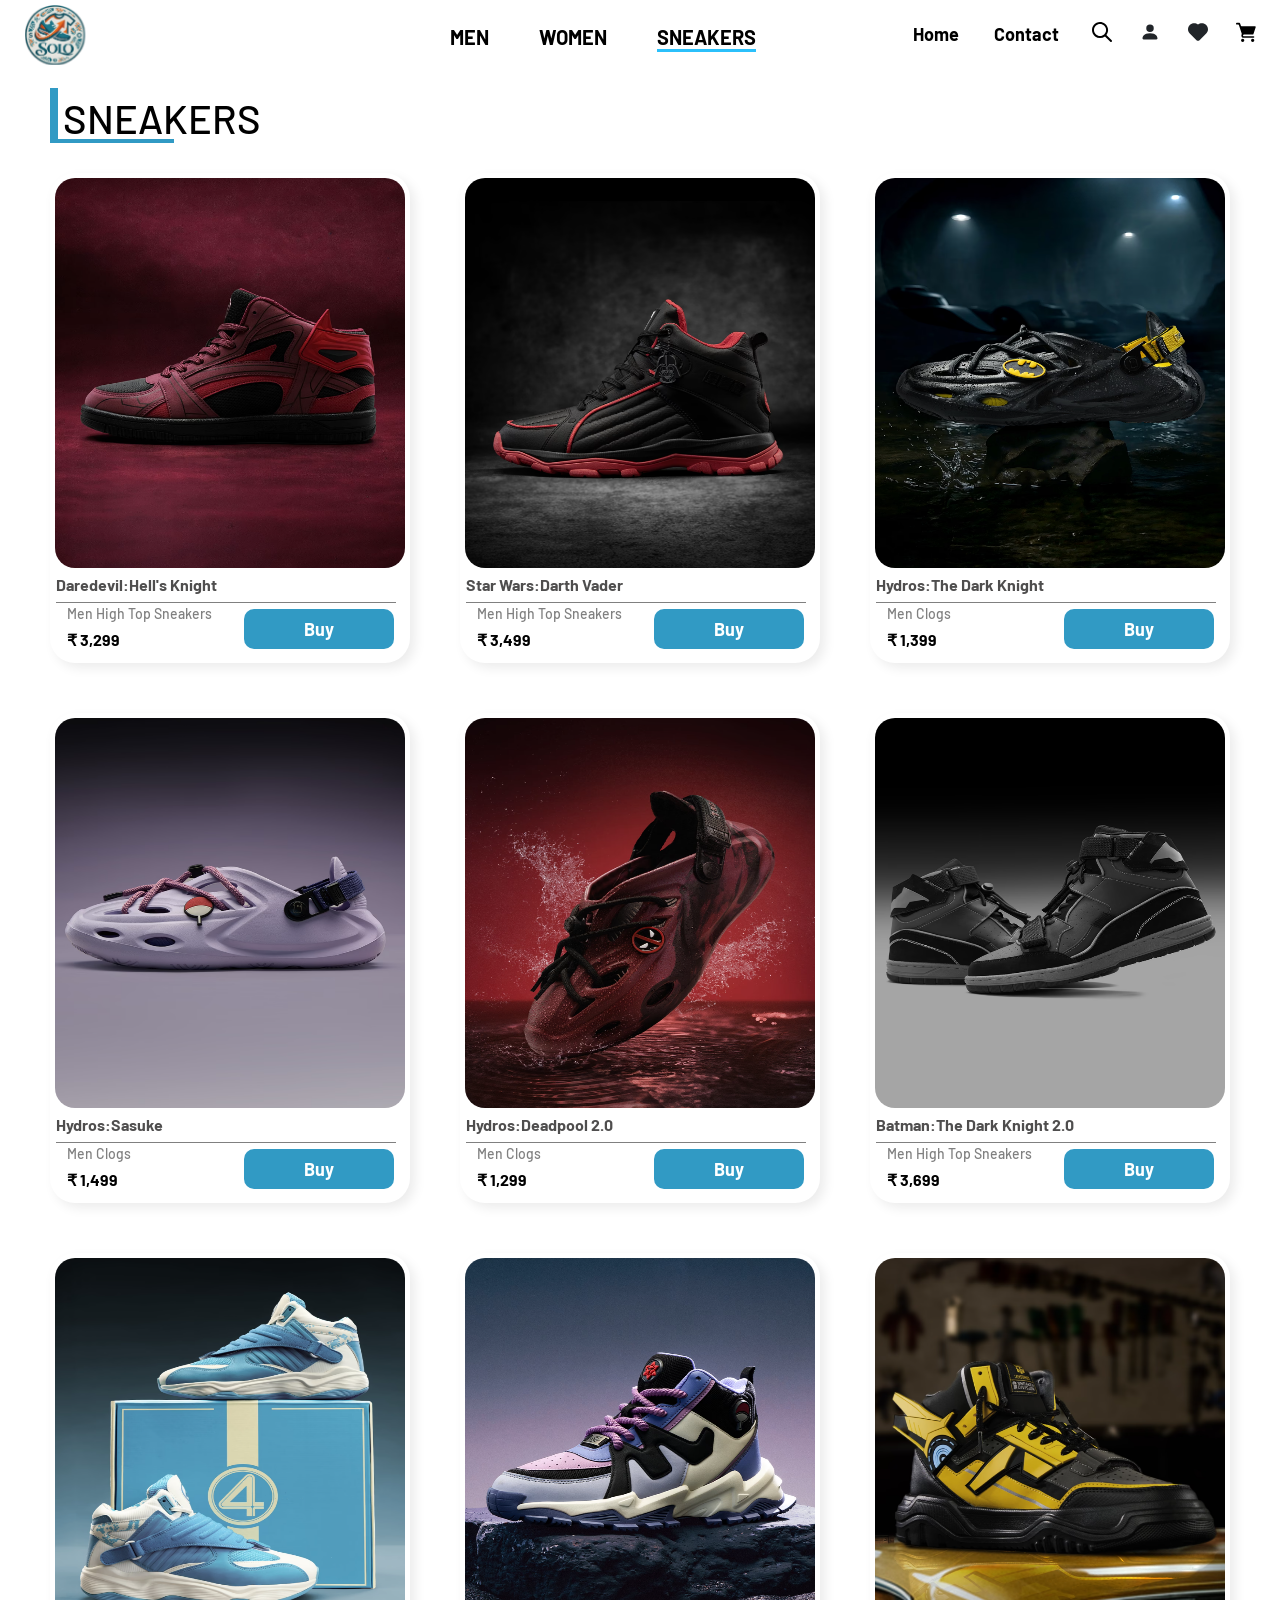
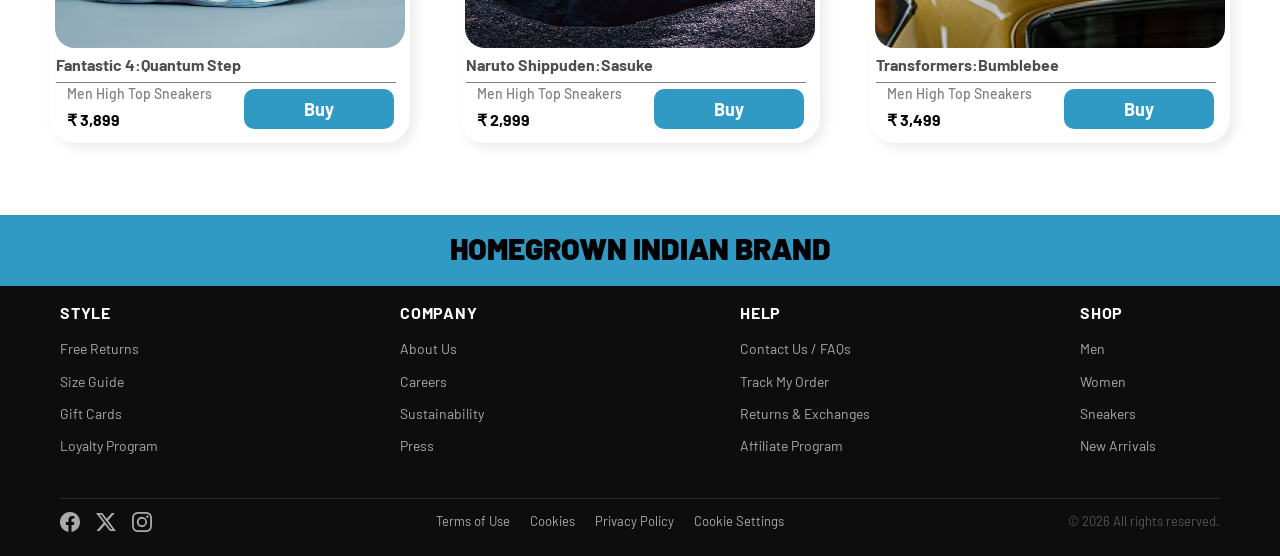
<file: E-commerce/sneakers.html>
<!DOCTYPE html>
<html lang="en">

<head>
    <meta charset="UTF-8">
    <meta name="viewport" content="width=device-width, initial-scale=1.0">
    <meta id="viewport" name="viewport"
        content="width=device-width, initial-scale=1, minimum-scale=1, maximum-scale=2, viewport-fit=cover">
    <link href="https://cdn.jsdelivr.net/npm/bootstrap@5.0.2/dist/css/bootstrap.min.css" rel="stylesheet"
        integrity="sha384-EVSTQN3/azprG1Anm3QDgpJLIm9Nao0Yz1ztcQTwFspd3yD65VohhpuuCOmLASjC" crossorigin="anonymous">
    <link
        href="https://fonts.googleapis.com/css2?family=Barlow+Condensed:wght@400;500;600;700&family=Barlow:wght@400;500;600&display=swap"
        rel="stylesheet">
    <link rel="stylesheet" href="category.css">
    <link rel="stylesheet" href="popup.css">
    <title>Solo - Sneakers</title>
</head>

<body>
    <div class="navi">
        <div class="navchild_l">
            <a><img class="logo" src="logo1.png" alt=""></a>
        </div>
        <div class="nav_mobile">
            <a>Category</a>
            <svg onclick="cat_drop()" xmlns="http://www.w3.org/2000/svg" version="1.1"
                xmlns:xlink="http://www.w3.org/1999/xlink" width="512" height="512" x="0" y="0" viewBox="0 0 512 512"
                style="enable-background:new 0 0 512 512" xml:space="preserve" class="">
                <g>
                    <path
                        d="m98 190.06 139.78 163.12a24 24 0 0 0 36.44 0L414 190.06c13.34-15.57 2.28-39.62-18.22-39.62h-279.6c-20.5 0-31.56 24.05-18.18 39.62z"
                        fill="#000000" opacity="1" data-original="#000000" class=""></path>
                </g>
            </svg>
        </div>
        <div class="navchild_r">
            <ul>
                <li><a href="men.html">MEN</a></li>
                <li><a href="women.html">WOMEN</a></li>
                <li><a class="main" href="#sneakers">SNEAKERS</a></li>
            </ul>
        </div>
        <div class="menu_svg">
            <svg onclick="menu_drop()" xmlns="http://www.w3.org/2000/svg" version="1.1"
                xmlns:xlink="http://www.w3.org/1999/xlink" width="26" height="26" x="0" y="0" viewBox="0 0 32 32"
                style="enable-background:new 0 0 512 512" xml:space="preserve" fill-rule="evenodd"
                class="hovered-paths">
                <g>
                    <path
                        d="M15 20c0-.796-.316-1.559-.879-2.121A2.996 2.996 0 0 0 12 17H5c-.796 0-1.559.316-2.121.879A2.996 2.996 0 0 0 2 20v7c0 .796.316 1.559.879 2.121A2.996 2.996 0 0 0 5 30h7c.796 0 1.559-.316 2.121-.879A2.996 2.996 0 0 0 15 27zm15 0c0-.796-.316-1.559-.879-2.121A2.996 2.996 0 0 0 27 17h-7c-.796 0-1.559.316-2.121.879A2.996 2.996 0 0 0 17 20v7c0 .796.316 1.559.879 2.121A2.996 2.996 0 0 0 20 30h7c.796 0 1.559-.316 2.121-.879A2.996 2.996 0 0 0 30 27zm-17 0v7a.997.997 0 0 1-1 1H5a.997.997 0 0 1-1-1v-7a.997.997 0 0 1 1-1h7a.997.997 0 0 1 1 1zm15 0v7a.997.997 0 0 1-1 1h-7a.997.997 0 0 1-1-1v-7a.997.997 0 0 1 1-1h7a.997.997 0 0 1 1 1zm-2.379-5.207 4.172-4.172a3 3 0 0 0 0-4.242l-4.172-4.172a3 3 0 0 0-4.242 0l-4.172 4.172a3 3 0 0 0 0 4.242l4.172 4.172a3 3 0 0 0 4.242 0zM15 5c0-.796-.316-1.559-.879-2.121A2.996 2.996 0 0 0 12 2H5c-.796 0-1.559.316-2.121.879A2.996 2.996 0 0 0 2 5v7c0 .796.316 1.559.879 2.121A2.996 2.996 0 0 0 5 15h7c.796 0 1.559-.316 2.121-.879A2.996 2.996 0 0 0 15 12zm13.379 4.207-4.172 4.172a1 1 0 0 1-1.414 0l-4.172-4.172a1 1 0 0 1 0-1.414l4.172-4.172a1 1 0 0 1 1.414 0l4.172 4.172a1 1 0 0 1 0 1.414zM13 5v7a.997.997 0 0 1-1 1H5a.997.997 0 0 1-1-1V5a.997.997 0 0 1 1-1h7a.997.997 0 0 1 1 1z"
                        fill="black" opacity="1" data-original="#000000" class="hovered-path"></path>
                </g>
            </svg>
        </div>
        <div class="navchild_m">
            <ul>
                <li><a href="index.html">Home</a></li>
                <!-- <li><a href="">About</a></li> -->
                <li><a href="contact.html">Contact</a></li>
            </ul>
            <div class="svg">
                <div class="svgs"><svg xmlns="http://www.w3.org/2000/svg" version="1.1"
                        xmlns:xlink="http://www.w3.org/1999/xlink" width="512" height="512" x="0" y="0"
                        viewBox="0 0 461.516 461.516" style="enable-background:new 0 0 512 512" xml:space="preserve">
                        <g>
                            <path
                                d="M185.746 371.332a185.294 185.294 0 0 0 113.866-39.11L422.39 455c9.172 8.858 23.787 8.604 32.645-.568 8.641-8.947 8.641-23.131 0-32.077L332.257 299.577c62.899-80.968 48.252-197.595-32.716-260.494S101.947-9.169 39.048 71.799-9.204 269.394 71.764 332.293a185.64 185.64 0 0 0 113.982 39.039zM87.095 87.059c54.484-54.485 142.82-54.486 197.305-.002s54.486 142.82.002 197.305-142.82 54.486-197.305.002l-.002-.002c-54.484-54.087-54.805-142.101-.718-196.585l.718-.718z"
                                fill="#000000" opacity="1" data-original="#000000"></path>
                        </g>
                    </svg></div>
                <div class="svgs"><svg xmlns="http://www.w3.org/2000/svg" width="25" height="25" fill="currentColor"
                        class="bi bi-person-fill" viewBox="0 0 16 16">
                        <path d="M3 14s-1 0-1-1 1-4 6-4 6 3 6 4-1 1-1 1zm5-6a3 3 0 1 0 0-6 3 3 0 0 0 0 6" />
                    </svg></div>
                <div class="svgs"><svg xmlns="http://www.w3.org/2000/svg" version="1.1"
                        xmlns:xlink="http://www.w3.org/1999/xlink" width="512" height="512" x="0" y="0"
                        viewBox="0 0 511.855 511.855" style="enable-background:new 0 0 512 512" xml:space="preserve"
                        class="">
                        <g>
                            <path
                                d="M466.186 74.688C436.688 45.19 397.47 28.945 355.754 28.945c-36.894 0-71.836 12.708-99.827 36.051-27.989-23.343-62.933-36.051-99.825-36.051-41.716 0-80.936 16.245-110.433 45.743-60.891 60.891-60.892 159.97 0 220.865l171.249 171.249c10.389 10.387 24.242 16.107 39.01 16.107s28.621-5.721 39.01-16.108l171.248-171.248c60.892-60.894 60.892-159.974 0-220.865z"
                                fill="currentColor" opacity="1" data-original="#000000"></path>
                        </g>
                    </svg></div>
                <div class="svgs"><svg xmlns="http://www.w3.org/2000/svg" version="1.1"
                        xmlns:xlink="http://www.w3.org/1999/xlink" width="512" height="512" x="0" y="0"
                        viewBox="0 0 24 24" style="enable-background:new 0 0 512 512" xml:space="preserve" class="">
                        <g>
                            <path
                                d="M1 1a1 1 0 1 0 0 2h1.78a.694.694 35.784 0 1 .657.474l3.297 9.893c.147.44.165.912.053 1.362l-.271 1.087C6.117 17.41 7.358 19 9 19h12a1 1 0 1 0 0-2H9c-.39 0-.64-.32-.545-.697l.205-.818A.64.64 142.028 0 1 9.28 15H20a1 1 0 0 0 .95-.684l2.665-8A1 1 0 0 0 22.666 5H6.555a.694.694 35.783 0 1-.658-.474l-.948-2.842A1 1 0 0 0 4 1zm7 19a2 2 0 1 0 0 4 2 2 0 0 0 0-4zm12 0a2 2 0 1 0 0 4 2 2 0 0 0 0-4z"
                                paint-order="fill markers stroke" fill="#000000" opacity="1" data-original="#000000"
                                class=""></path>
                        </g>
                    </svg></div>
            </div>
        </div>
    </div>
    <div class="parent" id="sneakers">
        <div class="items">
            <div class="head2">
                <p class="headermain3">SNEAKERS</p>
            </div>
            <div class="itemsbuy">
                <div class="itemssl">
                    <div class="image">
                        <img class="realsale" src="sneakers\sk1.png" alt="">
                    </div>
                    <div class="imagenm">
                        <p><b>Daredevil:Hell's Knight</b></p>
                    </div>
                    <div class="buy_parent">
                        <div class="buy_l">
                            <div class="imgdesc">
                                <p>Men High Top Sneakers</p>
                            </div>
                            <div class="price">
                                <p><b>₹ 3,299</b></p>
                            </div>
                        </div>
                        <div class="buy_butt">
                            <button onclick="buy_popup('sneakers/sk1.png','Daredevil:Hells Knight',3299)">Buy</button>
                        </div>
                    </div>
                </div>
                <div class="itemssl">
                    <div class="image">
                        <img class="realsale" src="sneakers\sk2.png" alt="">
                    </div>
                    <div class="imagenm">
                        <p><b>Star Wars:Darth Vader</b></p>
                    </div>
                    <div class="buy_parent">
                        <div class="buy_l">
                            <div class="imgdesc">
                                <p>Men High Top Sneakers</p>
                            </div>
                            <div class="price">
                                <p><b>₹ 3,499</b></p>
                            </div>
                        </div>
                        <div class="buy_butt">
                            <button onclick="buy_popup('sneakers/sk2.png','Star Wars:Darth Vader',3499)">Buy</button>
                        </div>
                    </div>
                </div>
                <div class="itemssl">
                    <div class="image">
                        <img class="realsale" src="sneakers\sk3.png" alt="">
                    </div>
                    <div class="imagenm">
                        <p><b>Hydros:The Dark Knight</b></p>
                    </div>
                    <div class="buy_parent">
                        <div class="buy_l">
                            <div class="imgdesc">
                                <p>Men Clogs</p>
                            </div>
                            <div class="price">
                                <p><b>₹ 1,399</b></p>
                            </div>
                        </div>
                        <div class="buy_butt">
                            <button onclick="buy_popup('sneakers/sk3.png','DHydros:The Dark Knight',1399)">Buy</button>
                        </div>
                    </div>
                </div>
                <div class="itemssl">
                    <div class="image">
                        <img class="realsale" src="sneakers\sk4.png" alt="">
                    </div>
                    <div class="imagenm">
                        <p><b>Hydros:Sasuke</b></p>
                    </div>
                    <div class="buy_parent">
                        <div class="buy_l">
                            <div class="imgdesc">
                                <p>Men Clogs</p>
                            </div>
                            <div class="price">
                                <p><b>₹ 1,499</b></p>
                            </div>
                        </div>
                        <div class="buy_butt">
                            <button onclick="buy_popup('sneakers/sk4.png','Hydros:Sasuke',1499)">Buy</button>
                        </div>
                    </div>
                </div>
                <div class="itemssl">
                    <div class="image">
                        <img class="realsale" src="sale5.png" alt="">
                    </div>
                    <div class="imagenm">
                        <p><b>Hydros:Deadpool 2.0</b></p>
                    </div>
                    <div class="buy_parent">
                        <div class="buy_l">
                            <div class="imgdesc">
                                <p>Men Clogs</p>
                            </div>
                            <div class="price">
                                <p><b>₹ 1,299</b></p>
                            </div>
                        </div>
                        <div class="buy_butt">
                            <button onclick="buy_popup('sale5.png','Hydros:Deadpool 2.0',1299)">Buy</button>
                        </div>
                    </div>
                </div>
                <div class="itemssl">
                    <div class="image">
                        <img class="realsale" src="sneakers\sk5.png" alt="">
                    </div>
                    <div class="imagenm">
                        <p><b>Batman:The Dark Knight 2.0</b></p>
                    </div>
                    <div class="buy_parent">
                        <div class="buy_l">
                            <div class="imgdesc">
                                <p>Men High Top Sneakers</p>
                            </div>
                            <div class="price">
                                <p><b>₹ 3,699</b></p>
                            </div>
                        </div>
                        <div class="buy_butt">
                            <button
                                onclick="buy_popup('sneakers/sk5.png','Batman:The Dark Knight 2.0',3699)">Buy</button>
                        </div>
                    </div>
                </div>
                <div class="itemssl">
                    <div class="image">
                        <img class="realsale" src="sneakers\sk6.png" alt="">
                    </div>
                    <div class="imagenm">
                        <p><b>Fantastic 4:Quantum Step</b></p>
                    </div>
                    <div class="buy_parent">
                        <div class="buy_l">
                            <div class="imgdesc">
                                <p>Men High Top Sneakers</p>
                            </div>
                            <div class="price">
                                <p><b>₹ 3,899</b></p>
                            </div>
                        </div>
                        <div class="buy_butt">
                            <button onclick="buy_popup('sneakers/sk6.png','Fantastic 4:Quantum Step',3899)">Buy</button>
                        </div>
                    </div>
                </div>
                <div class="itemssl">
                    <div class="image">
                        <img class="realsale" src="sale8.png" alt="">
                    </div>
                    <div class="imagenm">
                        <p><b>Naruto Shippuden:Sasuke</b></p>
                    </div>
                    <div class="buy_parent">
                        <div class="buy_l">
                            <div class="imgdesc">
                                <p>Men High Top Sneakers</p>
                            </div>
                            <div class="price">
                                <p><b>₹ 2,999</b></p>
                            </div>
                        </div>
                        <div class="buy_butt">
                            <button onclick="buy_popup('sale8.png','Naruto Shippuden:Sasuket',2999)">Buy</button>
                        </div>
                    </div>
                </div>
                <div class="itemssl">
                    <div class="image">
                        <img class="realsale" src="sneakers\sk7.png" alt="">
                    </div>
                    <div class="imagenm">
                        <p><b>Transformers:Bumblebee</b></p>
                    </div>
                    <div class="buy_parent">
                        <div class="buy_l">
                            <div class="imgdesc">
                                <p>Men High Top Sneakers</p>
                            </div>
                            <div class="price">
                                <p><b>₹ 3,499</b></p>
                            </div>
                        </div>
                        <div class="buy_butt">
                            <button onclick="buy_popup('sneakers/sk7.png','Transformers:Bumblebee',3499)">Buy</button>
                        </div>
                    </div>
                </div>
            </div>
        </div>
        <div class="footer" id="footer">
            <div class="ftheader">
                <p class="headerft">HOMEGROWN INDIAN BRAND </p>
            </div>
            <div class="ftcontact">
                <div class="ftcolumns">
                    <div class="ftcol">
                        <h4>STYLE</h4>
                        <a href="">Free Returns</a>
                        <a href="">Size Guide</a>
                        <a href="">Gift Cards</a>
                        <a href="">Loyalty Program</a>
                    </div>
                    <div class="ftcol">
                        <h4>COMPANY</h4>
                        <a href="">About Us</a>
                        <a href="">Careers</a>
                        <a href="">Sustainability</a>
                        <a href="">Press</a>
                    </div>
                    <div class="ftcol">
                        <h4>HELP</h4>
                        <a href="">Contact Us / FAQs</a>
                        <a href="">Track My Order</a>
                        <a href="">Returns & Exchanges</a>
                        <a href="">Affiliate Program</a>
                    </div>
                    <div class="ftcol">
                        <h4>SHOP</h4>
                        <a href="">Men</a>
                        <a href="">Women</a>
                        <a href="">Sneakers</a>
                        <a href="">New Arrivals</a>
                    </div>
                </div>
                <div class="ftbottom">
                    <div class="ftsocials">
                        <a href="" class="ftsocial">
                            <svg xmlns="http://www.w3.org/2000/svg" width="20" height="20" fill="currentColor"
                                viewBox="0 0 16 16">
                                <path
                                    d="M16 8.049c0-4.446-3.582-8.05-8-8.05C3.58 0-.002 3.603-.002 8.05c0 4.017 2.926 7.347 6.75 7.951v-5.625h-2.03V8.05H6.75V6.275c0-2.017 1.195-3.131 3.022-3.131.876 0 1.791.157 1.791.157v1.98h-1.009c-.993 0-1.303.621-1.303 1.258v1.51h2.218l-.354 2.326H9.25V16c3.824-.604 6.75-3.934 6.75-7.951" />
                            </svg>
                        </a>
                        <a href="" class="ftsocial">
                            <svg xmlns="http://www.w3.org/2000/svg" width="20" height="20" fill="currentColor"
                                viewBox="0 0 16 16">
                                <path
                                    d="M12.6.75h2.454l-5.36 6.142L16 15.25h-4.937l-3.867-5.07-4.425 5.07H.316l5.733-6.57L0 .75h5.063l3.495 4.633L12.601.75Zm-.86 13.028h1.36L4.323 2.145H2.865z" />
                            </svg>
                        </a>
                        <a href="" class="ftsocial">
                            <svg xmlns="http://www.w3.org/2000/svg" width="20" height="20" fill="currentColor"
                                viewBox="0 0 16 16">
                                <path
                                    d="M8 0C5.829 0 5.556.01 4.703.048 3.85.088 3.269.222 2.76.42a3.9 3.9 0 0 0-1.417.923A3.9 3.9 0 0 0 .42 2.76C.222 3.268.087 3.85.048 4.7.01 5.555 0 5.827 0 8.001c0 2.172.01 2.444.048 3.297.04.852.174 1.433.372 1.942.205.526.478.972.923 1.417.444.445.89.719 1.416.923.51.198 1.09.333 1.942.372C5.555 15.99 5.827 16 8 16s2.444-.01 3.298-.048c.851-.04 1.434-.174 1.943-.372a3.9 3.9 0 0 0 1.416-.923c.445-.445.718-.891.923-1.417.197-.509.332-1.09.372-1.942C15.99 10.445 16 10.173 16 8s-.01-2.445-.048-3.299c-.04-.851-.175-1.433-.372-1.941a3.9 3.9 0 0 0-.923-1.417A3.9 3.9 0 0 0 13.24.42c-.51-.198-1.092-.333-1.943-.372C10.443.01 10.172 0 7.998 0zm-.717 1.442h.718c2.136 0 2.389.007 3.232.046.78.035 1.204.166 1.486.275.373.145.64.319.92.599s.453.546.598.92c.11.281.24.705.275 1.485.039.843.047 1.096.047 3.231s-.008 2.389-.047 3.232c-.035.78-.166 1.203-.275 1.485a2.5 2.5 0 0 1-.599.919c-.28.28-.546.453-.92.598-.28.11-.704.24-1.485.276-.843.038-1.096.047-3.232.047s-2.39-.009-3.233-.047c-.78-.036-1.203-.166-1.485-.276a2.5 2.5 0 0 1-.92-.598 2.5 2.5 0 0 1-.6-.92c-.109-.281-.24-.705-.275-1.485-.038-.843-.046-1.096-.046-3.233s.008-2.388.046-3.231c.036-.78.166-1.204.276-1.486.145-.373.319-.64.599-.92s.546-.453.92-.598c.282-.11.705-.24 1.485-.276.738-.034 1.024-.044 2.515-.045zm4.988 1.328a.96.96 0 1 0 0 1.92.96.96 0 0 0 0-1.92m-4.27 1.122a4.109 4.109 0 1 0 0 8.217 4.109 4.109 0 0 0 0-8.217m0 1.441a2.667 2.667 0 1 1 0 5.334 2.667 2.667 0 0 1 0-5.334" />
                            </svg>
                        </a>
                    </div>
                    <div class="ftlegal">
                        <a href="">Terms of Use</a>
                        <a href="">Cookies</a>
                        <a href="">Privacy Policy</a>
                        <a href="">Cookie Settings</a>
                    </div>
                    <div class="ftcopy">
                        <span>© 2026 All rights reserved.</span>
                    </div>
                </div>
            </div>
        </div>
    </div>
    <div class="menuu">
        <div class="menuu_items">
            <a href="index.html">Home</a>
        </div>
        <!-- <div class="menuu_items">
            <a href="">About</a>
        </div> -->
        <div class="menuu_items">
            <a href="contact.html">Contact</a>
        </div>
        <div class="menuu_items">
            <a href="">Search</a>
        </div>
        <div class="menuu_items">
            <a href="">Profile</a>
        </div>
        <div class="menuu_items">
            <a href="">Favourites</a>
        </div>
        <div class="menuu_items">
            <a href="">Cart</a>
        </div>
    </div>
    <div class="categ">
        <div class="categ_items">
            <a href="men.html">MEN</a>
        </div>
        <div class="categ_items">
            <a href="women.html">WOMEN</a>
        </div>
        <div class="categ_items">
            <a href="#sneakers">SNEAKERS</a>
        </div>
    </div>
    <script src="script.js"></script>
</body>

</html>
</file>
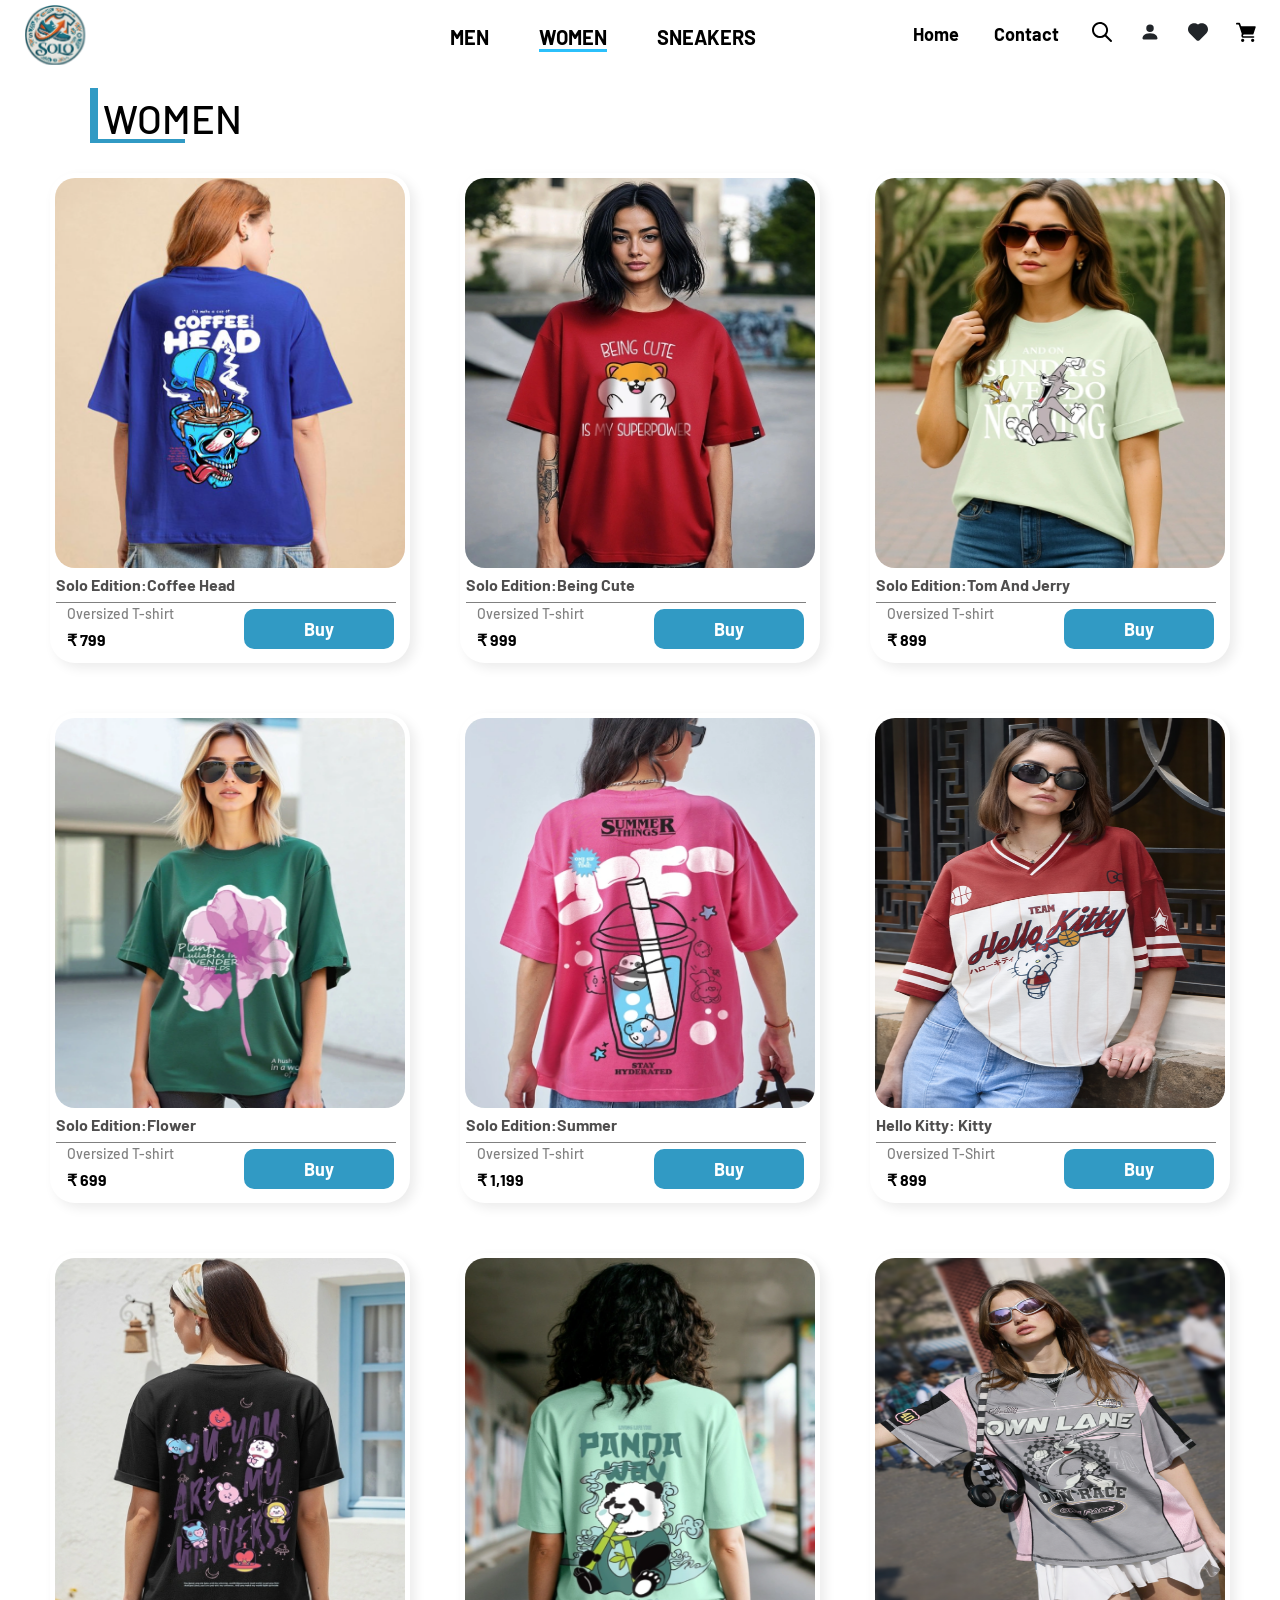
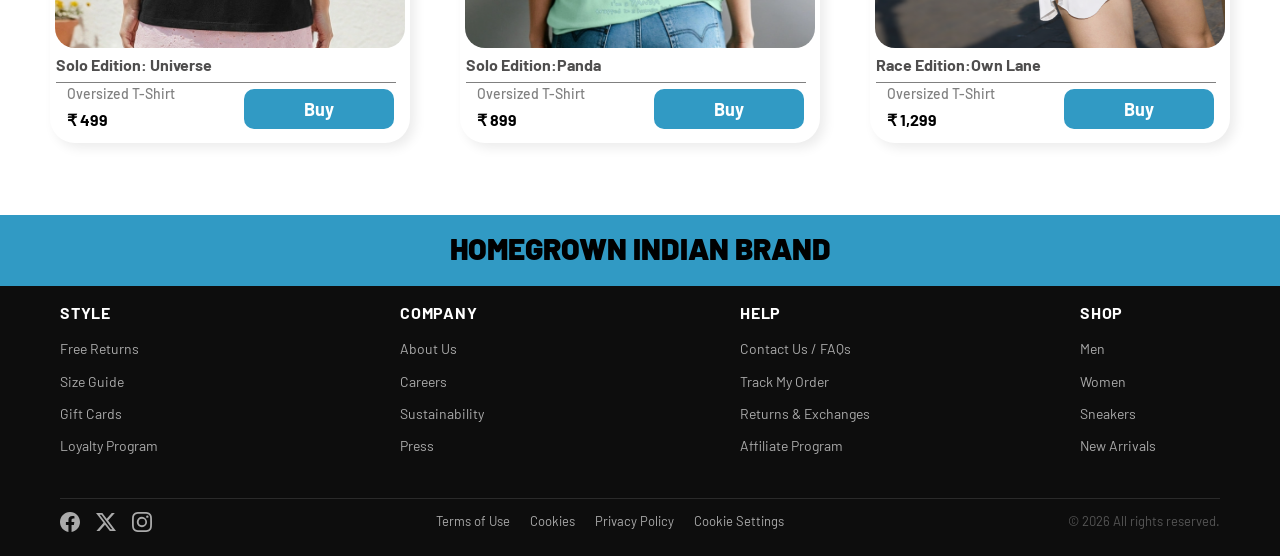
<file: E-commerce/women.html>
<!DOCTYPE html>
<html lang="en">

<head>
    <meta charset="UTF-8">
    <meta name="viewport" content="width=device-width, initial-scale=1.0">
    <meta id="viewport" name="viewport"
        content="width=device-width, initial-scale=1, minimum-scale=1, maximum-scale=2, viewport-fit=cover">
    <link href="https://cdn.jsdelivr.net/npm/bootstrap@5.0.2/dist/css/bootstrap.min.css" rel="stylesheet"
        integrity="sha384-EVSTQN3/azprG1Anm3QDgpJLIm9Nao0Yz1ztcQTwFspd3yD65VohhpuuCOmLASjC" crossorigin="anonymous">
    <link
        href="https://fonts.googleapis.com/css2?family=Barlow+Condensed:wght@400;500;600;700&family=Barlow:wght@400;500;600&display=swap"
        rel="stylesheet">
    <link rel="stylesheet" href="category.css">
    <link rel="stylesheet" href="popup.css">
    <title>Solo - Women</title>
</head>

<body>
    <div class="navi">
        <div class="navchild_l">
            <a><img class="logo" src="logo1.png" alt=""></a>
        </div>
        <div class="nav_mobile">
            <a>Category</a>
            <svg onclick="cat_drop()" xmlns="http://www.w3.org/2000/svg" version="1.1"
                xmlns:xlink="http://www.w3.org/1999/xlink" width="512" height="512" x="0" y="0" viewBox="0 0 512 512"
                style="enable-background:new 0 0 512 512" xml:space="preserve" class="">
                <g>
                    <path
                        d="m98 190.06 139.78 163.12a24 24 0 0 0 36.44 0L414 190.06c13.34-15.57 2.28-39.62-18.22-39.62h-279.6c-20.5 0-31.56 24.05-18.18 39.62z"
                        fill="#000000" opacity="1" data-original="#000000" class=""></path>
                </g>
            </svg>
        </div>
        <div class="navchild_r">
            <ul>
                <li><a href="men.html">MEN</a></li>
                <li><a class="main" href="#women">WOMEN</a></li>
                <li><a href="sneakers.html">SNEAKERS</a></li>
            </ul>
        </div>
        <div class="menu_svg">
            <svg onclick="menu_drop()" xmlns="http://www.w3.org/2000/svg" version="1.1"
                xmlns:xlink="http://www.w3.org/1999/xlink" width="26" height="26" x="0" y="0" viewBox="0 0 32 32"
                style="enable-background:new 0 0 512 512" xml:space="preserve" fill-rule="evenodd"
                class="hovered-paths">
                <g>
                    <path
                        d="M15 20c0-.796-.316-1.559-.879-2.121A2.996 2.996 0 0 0 12 17H5c-.796 0-1.559.316-2.121.879A2.996 2.996 0 0 0 2 20v7c0 .796.316 1.559.879 2.121A2.996 2.996 0 0 0 5 30h7c.796 0 1.559-.316 2.121-.879A2.996 2.996 0 0 0 15 27zm15 0c0-.796-.316-1.559-.879-2.121A2.996 2.996 0 0 0 27 17h-7c-.796 0-1.559.316-2.121.879A2.996 2.996 0 0 0 17 20v7c0 .796.316 1.559.879 2.121A2.996 2.996 0 0 0 20 30h7c.796 0 1.559-.316 2.121-.879A2.996 2.996 0 0 0 30 27zm-17 0v7a.997.997 0 0 1-1 1H5a.997.997 0 0 1-1-1v-7a.997.997 0 0 1 1-1h7a.997.997 0 0 1 1 1zm15 0v7a.997.997 0 0 1-1 1h-7a.997.997 0 0 1-1-1v-7a.997.997 0 0 1 1-1h7a.997.997 0 0 1 1 1zm-2.379-5.207 4.172-4.172a3 3 0 0 0 0-4.242l-4.172-4.172a3 3 0 0 0-4.242 0l-4.172 4.172a3 3 0 0 0 0 4.242l4.172 4.172a3 3 0 0 0 4.242 0zM15 5c0-.796-.316-1.559-.879-2.121A2.996 2.996 0 0 0 12 2H5c-.796 0-1.559.316-2.121.879A2.996 2.996 0 0 0 2 5v7c0 .796.316 1.559.879 2.121A2.996 2.996 0 0 0 5 15h7c.796 0 1.559-.316 2.121-.879A2.996 2.996 0 0 0 15 12zm13.379 4.207-4.172 4.172a1 1 0 0 1-1.414 0l-4.172-4.172a1 1 0 0 1 0-1.414l4.172-4.172a1 1 0 0 1 1.414 0l4.172 4.172a1 1 0 0 1 0 1.414zM13 5v7a.997.997 0 0 1-1 1H5a.997.997 0 0 1-1-1V5a.997.997 0 0 1 1-1h7a.997.997 0 0 1 1 1z"
                        fill="black" opacity="1" data-original="#000000" class="hovered-path"></path>
                </g>
            </svg>
        </div>
        <div class="navchild_m">
            <ul>
                <li><a href="index.html">Home</a></li>
                <!-- <li><a href="">About</a></li> -->
                <li><a href="contact.html">Contact</a></li>
            </ul>
            <div class="svg">
                <div class="svgs"><svg xmlns="http://www.w3.org/2000/svg" version="1.1"
                        xmlns:xlink="http://www.w3.org/1999/xlink" width="512" height="512" x="0" y="0"
                        viewBox="0 0 461.516 461.516" style="enable-background:new 0 0 512 512" xml:space="preserve">
                        <g>
                            <path
                                d="M185.746 371.332a185.294 185.294 0 0 0 113.866-39.11L422.39 455c9.172 8.858 23.787 8.604 32.645-.568 8.641-8.947 8.641-23.131 0-32.077L332.257 299.577c62.899-80.968 48.252-197.595-32.716-260.494S101.947-9.169 39.048 71.799-9.204 269.394 71.764 332.293a185.64 185.64 0 0 0 113.982 39.039zM87.095 87.059c54.484-54.485 142.82-54.486 197.305-.002s54.486 142.82.002 197.305-142.82 54.486-197.305.002l-.002-.002c-54.484-54.087-54.805-142.101-.718-196.585l.718-.718z"
                                fill="#000000" opacity="1" data-original="#000000"></path>
                        </g>
                    </svg></div>
                <div class="svgs"><svg xmlns="http://www.w3.org/2000/svg" width="25" height="25" fill="currentColor"
                        class="bi bi-person-fill" viewBox="0 0 16 16">
                        <path d="M3 14s-1 0-1-1 1-4 6-4 6 3 6 4-1 1-1 1zm5-6a3 3 0 1 0 0-6 3 3 0 0 0 0 6" />
                    </svg></div>
                <div class="svgs"><svg xmlns="http://www.w3.org/2000/svg" version="1.1"
                        xmlns:xlink="http://www.w3.org/1999/xlink" width="512" height="512" x="0" y="0"
                        viewBox="0 0 511.855 511.855" style="enable-background:new 0 0 512 512" xml:space="preserve"
                        class="">
                        <g>
                            <path
                                d="M466.186 74.688C436.688 45.19 397.47 28.945 355.754 28.945c-36.894 0-71.836 12.708-99.827 36.051-27.989-23.343-62.933-36.051-99.825-36.051-41.716 0-80.936 16.245-110.433 45.743-60.891 60.891-60.892 159.97 0 220.865l171.249 171.249c10.389 10.387 24.242 16.107 39.01 16.107s28.621-5.721 39.01-16.108l171.248-171.248c60.892-60.894 60.892-159.974 0-220.865z"
                                fill="currentColor" opacity="1" data-original="#000000"></path>
                        </g>
                    </svg></div>
                <div class="svgs"><svg xmlns="http://www.w3.org/2000/svg" version="1.1"
                        xmlns:xlink="http://www.w3.org/1999/xlink" width="512" height="512" x="0" y="0"
                        viewBox="0 0 24 24" style="enable-background:new 0 0 512 512" xml:space="preserve" class="">
                        <g>
                            <path
                                d="M1 1a1 1 0 1 0 0 2h1.78a.694.694 35.784 0 1 .657.474l3.297 9.893c.147.44.165.912.053 1.362l-.271 1.087C6.117 17.41 7.358 19 9 19h12a1 1 0 1 0 0-2H9c-.39 0-.64-.32-.545-.697l.205-.818A.64.64 142.028 0 1 9.28 15H20a1 1 0 0 0 .95-.684l2.665-8A1 1 0 0 0 22.666 5H6.555a.694.694 35.783 0 1-.658-.474l-.948-2.842A1 1 0 0 0 4 1zm7 19a2 2 0 1 0 0 4 2 2 0 0 0 0-4zm12 0a2 2 0 1 0 0 4 2 2 0 0 0 0-4z"
                                paint-order="fill markers stroke" fill="#000000" opacity="1" data-original="#000000"
                                class=""></path>
                        </g>
                    </svg></div>
            </div>
        </div>
    </div>
    <div class="parent" id="women">
        <div class="items">
            <div class="head3">
                <p class="headermain2">WOMEN</p>
            </div>
            <div class="itemsbuy">
                <div class="itemssl">
                    <div class="image">
                        <img class="realsale" src="women/women.png" alt="">
                    </div>
                    <div class="imagenm">
                        <p><b>Solo Edition:Coffee Head</b></p>
                    </div>
                    <div class="buy_parent">
                        <div class="buy_l">
                            <div class="imgdesc">
                                <p>Oversized T-shirt</p>
                            </div>
                            <div class="price">
                                <p><b>₹ 799</b></p>
                            </div>
                        </div>
                        <div class="buy_butt">
                            <button onclick="buy_popup('women/women.png','Solo Edition:Coffee Head',799)">Buy</button>
                        </div>
                    </div>
                </div>
                <div class="itemssl">
                    <div class="image">
                        <img class="realsale" src="women/women6.png" alt="">
                    </div>
                    <div class="imagenm">
                        <p><b>Solo Edition:Being Cute</b></p>
                    </div>
                    <div class="buy_parent">
                        <div class="buy_l">
                            <div class="imgdesc">
                                <p>Oversized T-shirt</p>
                            </div>
                            <div class="price">
                                <p><b>₹ 999</b></p>
                            </div>
                        </div>
                        <div class="buy_butt">
                            <button onclick="buy_popup('women/women6.png','Solo Edition:Being Cute',999)">Buy</button>
                        </div>
                    </div>
                </div>
                <div class="itemssl">
                    <div class="image">
                        <img class="realsale" src="women/women1.png" alt="">
                    </div>
                    <div class="imagenm">
                        <p><b>Solo Edition:Tom And Jerry</b></p>
                    </div>
                    <div class="buy_parent">
                        <div class="buy_l">
                            <div class="imgdesc">
                                <p>Oversized T-shirt</p>
                            </div>
                            <div class="price">
                                <p><b>₹ 899</b></p>
                            </div>
                        </div>
                        <div class="buy_butt">
                            <button
                                onclick="buy_popup('women/women1.png','Solo Edition:Tom And Jerry',899)">Buy</button>
                        </div>
                    </div>
                </div>
                <div class="itemssl">
                    <div class="image">
                        <img class="realsale" src="women/women2.png" alt="">
                    </div>
                    <div class="imagenm">
                        <p><b>Solo Edition:Flower</b></p>
                    </div>
                    <div class="buy_parent">
                        <div class="buy_l">
                            <div class="imgdesc">
                                <p>Oversized T-shirt</p>
                            </div>
                            <div class="price">
                                <p><b>₹ 699</b></p>
                            </div>
                        </div>
                        <div class="buy_butt">
                            <button onclick="buy_popup('women/women2.png','Solo Edition:Flower',699)">Buy</button>
                        </div>
                    </div>
                </div>
                <div class="itemssl">
                    <div class="image">
                        <img class="realsale" src="women/women3.png" alt="">
                    </div>
                    <div class="imagenm">
                        <p><b>Solo Edition:Summer</b></p>
                    </div>
                    <div class="buy_parent">
                        <div class="buy_l">
                            <div class="imgdesc">
                                <p>Oversized T-shirt</p>
                            </div>
                            <div class="price">
                                <p><b>₹ 1,199</b></p>
                            </div>
                        </div>
                        <div class="buy_butt">
                            <button onclick="buy_popup('women/women3.png','Solo Edition:Summer',1199)">Buy</button>
                        </div>
                    </div>
                </div>
                <div class="itemssl">
                    <div class="image">
                        <img class="realsale" src="sale6.png" alt="">
                    </div>
                    <div class="imagenm">
                        <p><b>Hello Kitty: Kitty</b></p>
                    </div>
                    <div class="buy_parent">
                        <div class="buy_l">
                            <div class="imgdesc">
                                <p>Oversized T-Shirt</p>
                            </div>
                            <div class="price">
                                <p><b>₹ 899</b></p>
                            </div>
                        </div>
                        <div class="buy_butt">
                            <button onclick="buy_popup('sale6.png','Hello Kitty: Kitty',899)">Buy</button>
                        </div>
                    </div>
                </div>
                <div class="itemssl">
                    <div class="image">
                        <img class="realsale" src="women/women4.png" alt="">
                    </div>
                    <div class="imagenm">
                        <p><b>Solo Edition: Universe</b></p>
                    </div>
                    <div class="buy_parent">
                        <div class="buy_l">
                            <div class="imgdesc">
                                <p>Oversized T-Shirt</p>
                            </div>
                            <div class="price">
                                <p><b>₹ 499</b></p>
                            </div>
                        </div>
                        <div class="buy_butt">
                            <button onclick="buy_popup('women/women4.png','Solo Edition: Universe',499)">Buy</button>
                        </div>
                    </div>
                </div>
                <div class="itemssl">
                    <div class="image">
                        <img class="realsale" src="women/women5.png" alt="">
                    </div>
                    <div class="imagenm">
                        <p><b>Solo Edition:Panda</b></p>
                    </div>
                    <div class="buy_parent">
                        <div class="buy_l">
                            <div class="imgdesc">
                                <p>Oversized T-Shirt</p>
                            </div>
                            <div class="price">
                                <p><b>₹ 899</b></p>
                            </div>
                        </div>
                        <div class="buy_butt">
                            <button onclick="buy_popup('women/women5.png','Solo Edition:Panda',899)">Buy</button>
                        </div>
                    </div>
                </div>
                <div class="itemssl">
                    <div class="image">
                        <img class="realsale" src="sale9.png" alt="">
                    </div>
                    <div class="imagenm">
                        <p><b>Race Edition:Own Lane</b></p>
                    </div>
                    <div class="buy_parent">
                        <div class="buy_l">
                            <div class="imgdesc">
                                <p>Oversized T-Shirt</p>
                            </div>
                            <div class="price">
                                <p><b>₹ 1,299</b></p>
                            </div>
                        </div>
                        <div class="buy_butt">
                            <button onclick="buy_popup('sale9.png','Race Edition:Own Lane',1299)">Buy</button>
                        </div>
                    </div>
                </div>
            </div>
        </div>
        <div class="footer" id="contact">
            <div class="ftheader">
                <p class="headerft">HOMEGROWN INDIAN BRAND </p>
            </div>
            <div class="ftcontact">
                <div class="ftcolumns">
                    <div class="ftcol">
                        <h4>STYLE</h4>
                        <a href="">Free Returns</a>
                        <a href="">Size Guide</a>
                        <a href="">Gift Cards</a>
                        <a href="">Loyalty Program</a>
                    </div>
                    <div class="ftcol">
                        <h4>COMPANY</h4>
                        <a href="">About Us</a>
                        <a href="">Careers</a>
                        <a href="">Sustainability</a>
                        <a href="">Press</a>
                    </div>
                    <div class="ftcol">
                        <h4>HELP</h4>
                        <a href="">Contact Us / FAQs</a>
                        <a href="">Track My Order</a>
                        <a href="">Returns & Exchanges</a>
                        <a href="">Affiliate Program</a>
                    </div>
                    <div class="ftcol">
                        <h4>SHOP</h4>
                        <a href="">Men</a>
                        <a href="">Women</a>
                        <a href="">Sneakers</a>
                        <a href="">New Arrivals</a>
                    </div>
                </div>
                <div class="ftbottom">
                    <div class="ftsocials">
                        <a href="" class="ftsocial">
                            <svg xmlns="http://www.w3.org/2000/svg" width="20" height="20" fill="currentColor"
                                viewBox="0 0 16 16">
                                <path
                                    d="M16 8.049c0-4.446-3.582-8.05-8-8.05C3.58 0-.002 3.603-.002 8.05c0 4.017 2.926 7.347 6.75 7.951v-5.625h-2.03V8.05H6.75V6.275c0-2.017 1.195-3.131 3.022-3.131.876 0 1.791.157 1.791.157v1.98h-1.009c-.993 0-1.303.621-1.303 1.258v1.51h2.218l-.354 2.326H9.25V16c3.824-.604 6.75-3.934 6.75-7.951" />
                            </svg>
                        </a>
                        <a href="" class="ftsocial">
                            <svg xmlns="http://www.w3.org/2000/svg" width="20" height="20" fill="currentColor"
                                viewBox="0 0 16 16">
                                <path
                                    d="M12.6.75h2.454l-5.36 6.142L16 15.25h-4.937l-3.867-5.07-4.425 5.07H.316l5.733-6.57L0 .75h5.063l3.495 4.633L12.601.75Zm-.86 13.028h1.36L4.323 2.145H2.865z" />
                            </svg>
                        </a>
                        <a href="" class="ftsocial">
                            <svg xmlns="http://www.w3.org/2000/svg" width="20" height="20" fill="currentColor"
                                viewBox="0 0 16 16">
                                <path
                                    d="M8 0C5.829 0 5.556.01 4.703.048 3.85.088 3.269.222 2.76.42a3.9 3.9 0 0 0-1.417.923A3.9 3.9 0 0 0 .42 2.76C.222 3.268.087 3.85.048 4.7.01 5.555 0 5.827 0 8.001c0 2.172.01 2.444.048 3.297.04.852.174 1.433.372 1.942.205.526.478.972.923 1.417.444.445.89.719 1.416.923.51.198 1.09.333 1.942.372C5.555 15.99 5.827 16 8 16s2.444-.01 3.298-.048c.851-.04 1.434-.174 1.943-.372a3.9 3.9 0 0 0 1.416-.923c.445-.445.718-.891.923-1.417.197-.509.332-1.09.372-1.942C15.99 10.445 16 10.173 16 8s-.01-2.445-.048-3.299c-.04-.851-.175-1.433-.372-1.941a3.9 3.9 0 0 0-.923-1.417A3.9 3.9 0 0 0 13.24.42c-.51-.198-1.092-.333-1.943-.372C10.443.01 10.172 0 7.998 0zm-.717 1.442h.718c2.136 0 2.389.007 3.232.046.78.035 1.204.166 1.486.275.373.145.64.319.92.599s.453.546.598.92c.11.281.24.705.275 1.485.039.843.047 1.096.047 3.231s-.008 2.389-.047 3.232c-.035.78-.166 1.203-.275 1.485a2.5 2.5 0 0 1-.599.919c-.28.28-.546.453-.92.598-.28.11-.704.24-1.485.276-.843.038-1.096.047-3.232.047s-2.39-.009-3.233-.047c-.78-.036-1.203-.166-1.485-.276a2.5 2.5 0 0 1-.92-.598 2.5 2.5 0 0 1-.6-.92c-.109-.281-.24-.705-.275-1.485-.038-.843-.046-1.096-.046-3.233s.008-2.388.046-3.231c.036-.78.166-1.204.276-1.486.145-.373.319-.64.599-.92s.546-.453.92-.598c.282-.11.705-.24 1.485-.276.738-.034 1.024-.044 2.515-.045zm4.988 1.328a.96.96 0 1 0 0 1.92.96.96 0 0 0 0-1.92m-4.27 1.122a4.109 4.109 0 1 0 0 8.217 4.109 4.109 0 0 0 0-8.217m0 1.441a2.667 2.667 0 1 1 0 5.334 2.667 2.667 0 0 1 0-5.334" />
                            </svg>
                        </a>
                    </div>
                    <div class="ftlegal">
                        <a href="">Terms of Use</a>
                        <a href="">Cookies</a>
                        <a href="">Privacy Policy</a>
                        <a href="">Cookie Settings</a>
                    </div>
                    <div class="ftcopy">
                        <span>© 2026 All rights reserved.</span>
                    </div>
                </div>
            </div>
        </div>
    </div>
    <div class="menuu">
        <div class="menuu_items">
            <a href="index.html">Home</a>
        </div>
        <!-- <div class="menuu_items">
            <a href="">About</a>
        </div> -->
        <div class="menuu_items">
            <a href="contact.html">Contact</a>
        </div>
        <div class="menuu_items">
            <a href="">Search</a>
        </div>
        <div class="menuu_items">
            <a href="">Profile</a>
        </div>
        <div class="menuu_items">
            <a href="">Favourites</a>
        </div>
        <div class="menuu_items">
            <a href="">Cart</a>
        </div>
    </div>
    <div class="categ">
        <div class="categ_items">
            <a href="men.html">MEN</a>
        </div>
        <div class="categ_items">
            <a href="#women">WOMEN</a>
        </div>
        <div class="categ_items">
            <a href="sneakers.html">SNEAKERS</a>
        </div>
    </div>
    <script src="script.js"></script>
</body>

</html>
</file>
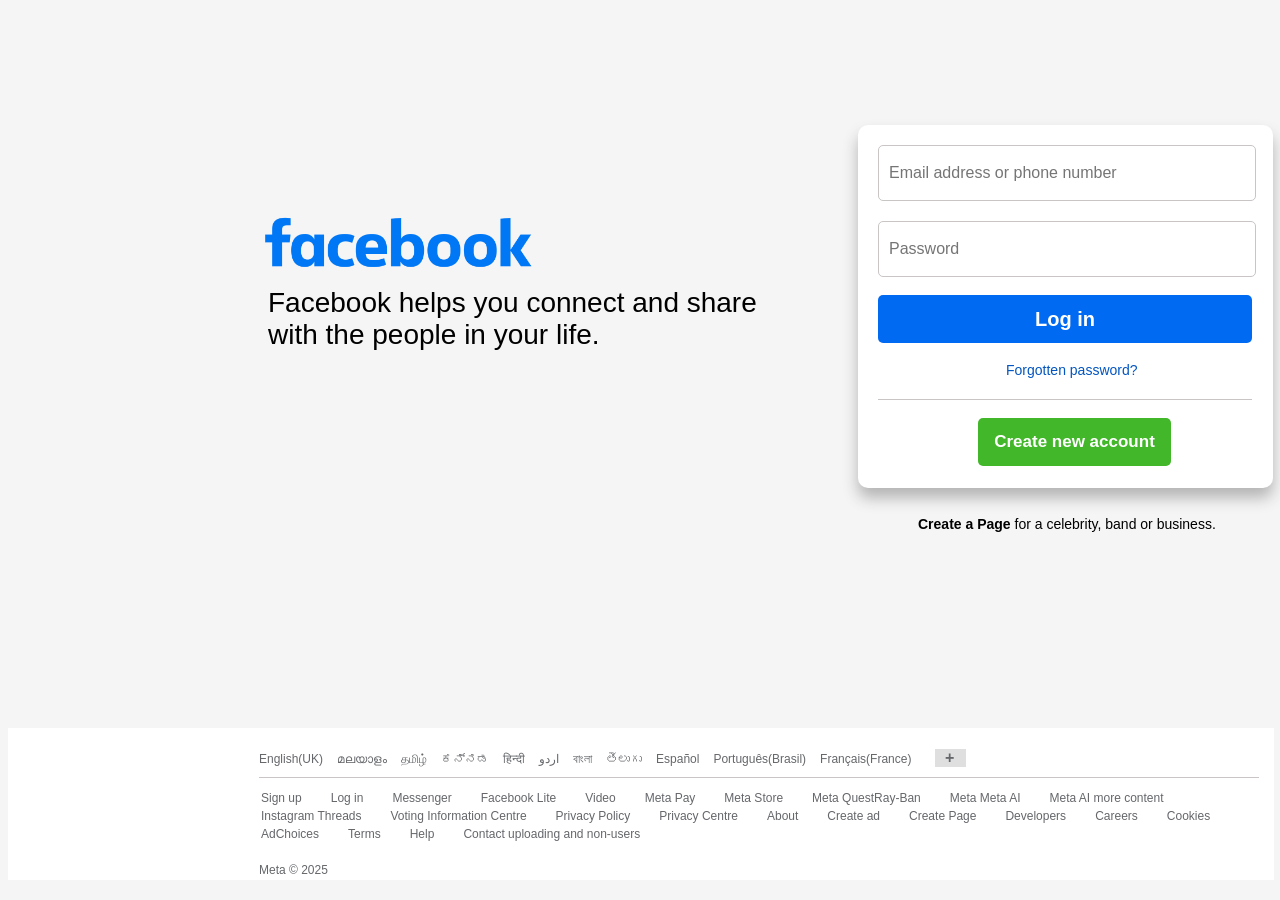
<file: Facebook/facebook.html>
<!DOCTYPE html>
<html lang="en">

<head>
  <meta charset="UTF-8">
  <meta name="viewport" content="width=device-width, initial-scale=1.0">
  <title>Facebook</title>
  <link rel="stylesheet" href="facebook.css">
</head>

<body>
  <div class="parent">
    <div class="face">
      <img class="logo" src="Facebook-Logo-2019.png" alt="Facebook">
      <h2 class="caption">Facebook helps you connect and share with the people in your life.</h2>
    </div>
    <div class="book">
      <form action="">
        <input type="text" class="input" placeholder="Email address or phone number" class="text"><br>
        <input type="password" class="input" placeholder="Password" class="text"><br><br>
        <button class="login"><b>Log in</b></button><br><br>
        <label for="" class="forgot">Forgotten password?</label><br>
        <div class="line">
        </div><br>
        <button class="create"><b>Create new account</b></button>
      </form>
      <div class="info">
        <label class="page">Create a Page</label> for a celebrity, band or business.
      </div>
    </div>
    <div class="footer">
      <div class="language">
        <a class="lang" href="">English(UK)</a>
        <a class="lang" href="">മലയാളം</a>
        <a class="lang" href="">தமிழ்</a>
        <a class="lang" href="">ಕನ್ನಡ</a>
        <a class="lang" href="">हिन्दी</a>
        <a class="lang" href="">اردو</a>
        <a class="lang" href="">বাংলা</a>
        <a class="lang" href="">తెలుగు</a>
        <a class="lang" href="">Español</a>
        <a class="lang" href="">Português(Brasil)</a>
        <a class="lang" href="">Français(France)</a>
      </div>
      <div class="plus">
        <p class="plus p">+</p>
      </div>
      <div class="footline">
      </div>
      <div class="unwanted">
        <a class="more" href="">Sign up</a>
        <a class="more" href="">Log in</a>
        <a class="more" href="">Messenger</a>
        <a class="more" href="">Facebook Lite</a>
        <a class="more" href="">Video</a>
        <a class="more" href="">Meta Pay</a>
        <a class="more" href="">Meta Store</a>
        <a class="more" href="">Meta QuestRay-Ban</a>
        <a class="more" href="">Meta Meta AI</a>
        <a class="more" href="">Meta AI more content</a>
        <a class="more" href="">Instagram Threads</a>
        <a class="more" href="">Voting Information Centre</a>
        <a class="more" href="">Privacy Policy</a>
        <a class="more" href="">Privacy Centre</a>
        <a class="more" href="">About</a>
        <a class="more" href="">Create ad</a>
        <a class="more" href="">Create Page</a>
        <a class="more" href="">Developers</a>
        <a class="more" href="">Careers</a>
        <a class="more" href="">Cookies</a>
        <a class="more" href="">AdChoices</a>
        <a class="more" href="">Terms</a>
        <a class="more" href="">Help</a>
        <a class="more" href="">Contact uploading and non-users </a>
      </div>
      <p class="end">Meta © 2025</p>

    </div>
  </div>
</body>

</html>
</file>
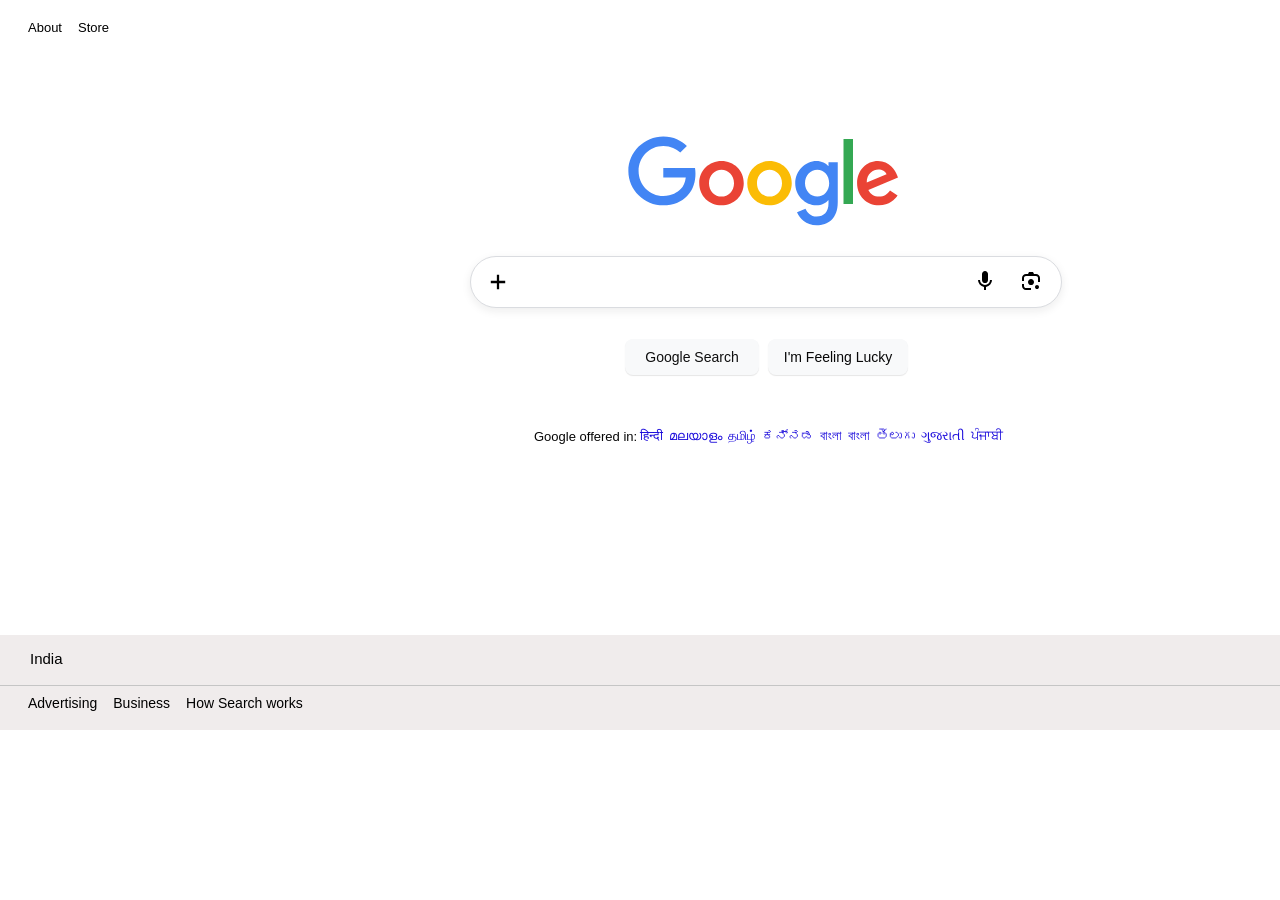
<file: Google/google.html>
<!DOCTYPE html>
<html lang="en">

<head>
  <meta charset="UTF-8">
  <meta name="viewport" content="width=device-width, initial-scale=1.0">
  <title>Google</title>
  <link rel="stylesheet" href="google.css">

<body>
  <div class="parent">
    <div class="navi">
      <nav class="left">
        <ul>
          <li class="left_info"><a href="">About</a></li>
          <li class="left_info"><a href="">Store</a></li>
        </ul>
      </nav>
      <nav>
        <ul class="right">
          <div class="right_info">
            <li><a href="">Gmail</a></li>
            <li><a href="">Images</a></li>
           <div class="circle2">
            <div class="icon">
                <li><abbr title="Search Labs"><svg class="gb_E" focusable="false" height="24px" viewBox="0 -960 960 960" width="24px">
                <path
                  d="M209-120q-42 0-70.5-28.5T110-217q0-14 3-25.5t9-21.5l228-341q10-14 15-31t5-34v-110h-20q-13 0-21.5-8.5T320-810q0-13 8.5-21.5T350-840h260q13 0 21.5 8.5T640-810q0 13-8.5 21.5T610-780h-20v110q0 17 5 34t15 31l227 341q6 9 9.5 20.5T850-217q0 41-28 69t-69 28H209Zm221-660v110q0 26-7.5 50.5T401-573L276-385q-6 8-8.5 16t-2.5 16q0 23 17 39.5t42 16.5q28 0 56-12t80-47q69-45 103.5-62.5T633-443q4-1 5.5-4.5t-.5-7.5l-78-117q-15-21-22.5-46t-7.5-52v-110H430Z">
                </path>
               </svg></li></abbr>
              </div>
           </div>
           <div class="circle3">
              <div class="icon1">
                <li><abbr title="Google Apps"><svg class="gb_F" focusable="false" viewBox="0 0 24 24" height="24px" width="24px">
                <path
                  d="M6,8c1.1,0 2,-0.9 2,-2s-0.9,-2 -2,-2 -2,0.9 -2,2 0.9,2 2,2zM12,20c1.1,0 2,-0.9 2,-2s-0.9,-2 -2,-2 -2,0.9 -2,2 0.9,2 2,2zM6,20c1.1,0 2,-0.9 2,-2s-0.9,-2 -2,-2 -2,0.9 -2,2 0.9,2 2,2zM6,14c1.1,0 2,-0.9 2,-2s-0.9,-2 -2,-2 -2,0.9 -2,2 0.9,2 2,2zM12,14c1.1,0 2,-0.9 2,-2s-0.9,-2 -2,-2 -2,0.9 -2,2 0.9,2 2,2zM16,6c0,1.1 0.9,2 2,2s2,-0.9 2,-2 -0.9,-2 -2,-2 -2,0.9 -2,2zM12,8c1.1,0 2,-0.9 2,-2s-0.9,-2 -2,-2 -2,0.9 -2,2 0.9,2 2,2zM18,14c1.1,0 2,-0.9 2,-2s-0.9,-2 -2,-2 -2,0.9 -2,2 0.9,2 2,2zM18,20c1.1,0 2,-0.9 2,-2s-0.9,-2 -2,-2 -2,0.9 -2,2 0.9,2 2,2z">
                 </path>
                <image src="https://ssl.gstatic.com/gb/images/bar/al-icon.png" alt="" height="24" width="24"
                  style="border:none;display:none \9"></image>
                </svg></li></abbr>
              </div>
           </div>
           <div class="circle4">
             <div class="person">
              <li><img class="pers" src="personlogo-removebg-preview.png" alt="img"></li>
             </div>
            </div>
          </div>
        </ul>
      </nav>
    </div>
    <div class="google">
      <svg class="lnXdpd" aria-label="Google" height="92" role="img" viewBox="0 0 272 92" width="272" xmlns="http://www.w3.org/2000/svg"><path d="M115.75 47.18c0 12.77-9.99 22.18-22.25 22.18s-22.25-9.41-22.25-22.18C71.25 34.32 81.24 25 93.5 25s22.25 9.32 22.25 22.18zm-9.74 0c0-7.98-5.79-13.44-12.51-13.44S80.99 39.2 80.99 47.18c0 7.9 5.79 13.44 12.51 13.44s12.51-5.55 12.51-13.44z" fill="#EA4335"></path><path d="M163.75 47.18c0 12.77-9.99 22.18-22.25 22.18s-22.25-9.41-22.25-22.18c0-12.85 9.99-22.18 22.25-22.18s22.25 9.32 22.25 22.18zm-9.74 0c0-7.98-5.79-13.44-12.51-13.44s-12.51 5.46-12.51 13.44c0 7.9 5.79 13.44 12.51 13.44s12.51-5.55 12.51-13.44z" fill="#FBBC05"></path><path d="M209.75 26.34v39.82c0 16.38-9.66 23.07-21.08 23.07-10.75 0-17.22-7.19-19.66-13.07l8.48-3.53c1.51 3.61 5.21 7.87 11.17 7.87 7.31 0 11.84-4.51 11.84-13v-3.19h-.34c-2.18 2.69-6.38 5.04-11.68 5.04-11.09 0-21.25-9.66-21.25-22.09 0-12.52 10.16-22.26 21.25-22.26 5.29 0 9.49 2.35 11.68 4.96h.34v-3.61h9.25zm-8.56 20.92c0-7.81-5.21-13.52-11.84-13.52-6.72 0-12.35 5.71-12.35 13.52 0 7.73 5.63 13.36 12.35 13.36 6.63 0 11.84-5.63 11.84-13.36z" fill="#4285F4"></path><path d="M225 3v65h-9.5V3h9.5z" fill="#34A853"></path><path d="M262.02 54.48l7.56 5.04c-2.44 3.61-8.32 9.83-18.48 9.83-12.6 0-22.01-9.74-22.01-22.18 0-13.19 9.49-22.18 20.92-22.18 11.51 0 17.14 9.16 18.98 14.11l1.01 2.52-29.65 12.28c2.27 4.45 5.8 6.72 10.75 6.72 4.96 0 8.4-2.44 10.92-6.14zm-23.27-7.98l19.82-8.23c-1.09-2.77-4.37-4.7-8.23-4.7-4.95 0-11.84 4.37-11.59 12.93z" fill="#EA4335"></path><path d="M35.29 41.41V32H67c.31 1.64.47 3.58.47 5.68 0 7.06-1.93 15.79-8.15 22.01-6.05 6.3-13.78 9.66-24.02 9.66C16.32 69.35.36 53.89.36 34.91.36 15.93 16.32.47 35.3.47c10.5 0 17.98 4.12 23.6 9.49l-6.64 6.64c-4.03-3.78-9.49-6.72-16.97-6.72-13.86 0-24.7 11.17-24.7 25.03 0 13.86 10.84 25.03 24.7 25.03 8.99 0 14.11-3.61 17.39-6.89 2.66-2.66 4.41-6.46 5.1-11.65l-22.49.01z" fill="#4285F4"></path></svg>
    </div>
    <div class="search">
      <form action="">
        <input type="text" class="input">
      </form>
      <div class="circle1">
        <div class="add">
          <abbr class="cap" title="Upload Files or Images"><svg aria-hidden="true" focusable="false" viewBox="0 -960 960 960" height="24" width="24" xmlns="http://www.w3.org/2000/svg"><path d="M434.5-434.5H191.87v-91H434.5v-242.63h91v242.63h242.63v91H525.5v242.63h-91V-434.5Z" fill="black"></path></svg></abbr>
        </div>
      </div>
      <div class="mic">
        <abbr class="cap" title="Search by voice"><svg class="goxjub" aria-hidden="true" height="24" width="24"
            focusable="false" viewBox="0 -960 960 960" xmlns="http://www.w3.org/2000/svg">
            <path fill="var(--bbQxAb)"
              d="M480-400q-50 0-85-35t-35-85v-240q0-50 35-85t85-35q50 0 85 35t35 85v240q0 50-35 85t-85 35Zm-40 280v-123q-104-14-172-93t-68-184h80q0 83 58.5 141.5T480-320q83 0 141.5-58.5T680-520h80q0 105-68 184t-172 93v123h-80Z">
            </path>
          </svg></abbr>
      </div>
      <div class="camera">
        <abbr class="cap" title="Search by image"><svg class="Gdd5U" aria-hidden="true" height="24" width="24"
            focusable="false" viewBox="0 -960 960 960" xmlns="http://www.w3.org/2000/svg">
            <path fill="var(--bbQxAb)"
              d="M480-320q-50 0-85-35t-35-85q0-50 35-85t85-35q50 0 85 35t35 85q0 50-35 85t-85 35Zm240 160q-33 0-56.5-23.5T640-240q0-33 23.5-56.5T720-320q33 0 56.5 23.5T800-240q0 33-23.5 56.5T720-160Zm-440 40q-66 0-113-47t-47-113v-80h80v80q0 33 23.5 56.5T280-200h200v80H280Zm480-320v-160q0-33-23.5-56.5T680-680H280q-33 0-56.5 23.5T200-600v120h-80v-120q0-66 47-113t113-47h80l40-80h160l40 80h80q66 0 113 47t47 113v160h-80Z">
            </path>
          </svg></abbr>
      </div>
    </div>
    <div class="box">
      <button class="button1">Google Search</button>
      <button class="button">I'm Feeling Lucky</button>
    </div>
    <div class="caption">
      <p class="cap">Google offered in:</p>
    </div>
    <div class="languages">
      <div class="language"></div>
      <ul>
        <li><a class="lang" href=""> हिन्दी</a></li>
        <li><a class="lang" href="">മലയാളം</a></li>
        <li><a class="lang" href="">தமிழ்</a></li>
        <li><a class="lang" href="">ಕನ್ನಡ</a></li>
        <li><a class="lang" href="">বাংলা</a></li>
        <li><a class="lang" href="">বাংলা</a></li>
        <li><a class="lang" href="">తెలుగు</a></li>
        <li><a class="lang" href="">ગુજરાતી</a></li>
        <li><a class="lang" href="">ਪੰਜਾਬੀ</a></li>
      </ul>
    </div>
    <div class="footer">
      <nav class="foot">
        India
      </nav>
    </div>
    <div class="footer-nav">
      <nav class="left_foot">
        <ul>
          <li><a href="">Advertising</a></li>
          <li><a href="">Business</a></li>
          <li><a href="">How Search works</a></li>
        </ul>
      </nav>
      <nav class="right_foot">
        <ul>
          <li><a href="">Privacy</a></li>
          <li><a href="">Terms</a></li>
          <li><a href="">Settings</a></li>
        </ul>
      </nav>
    </div>
  </div>
</body>

</html>
</file>
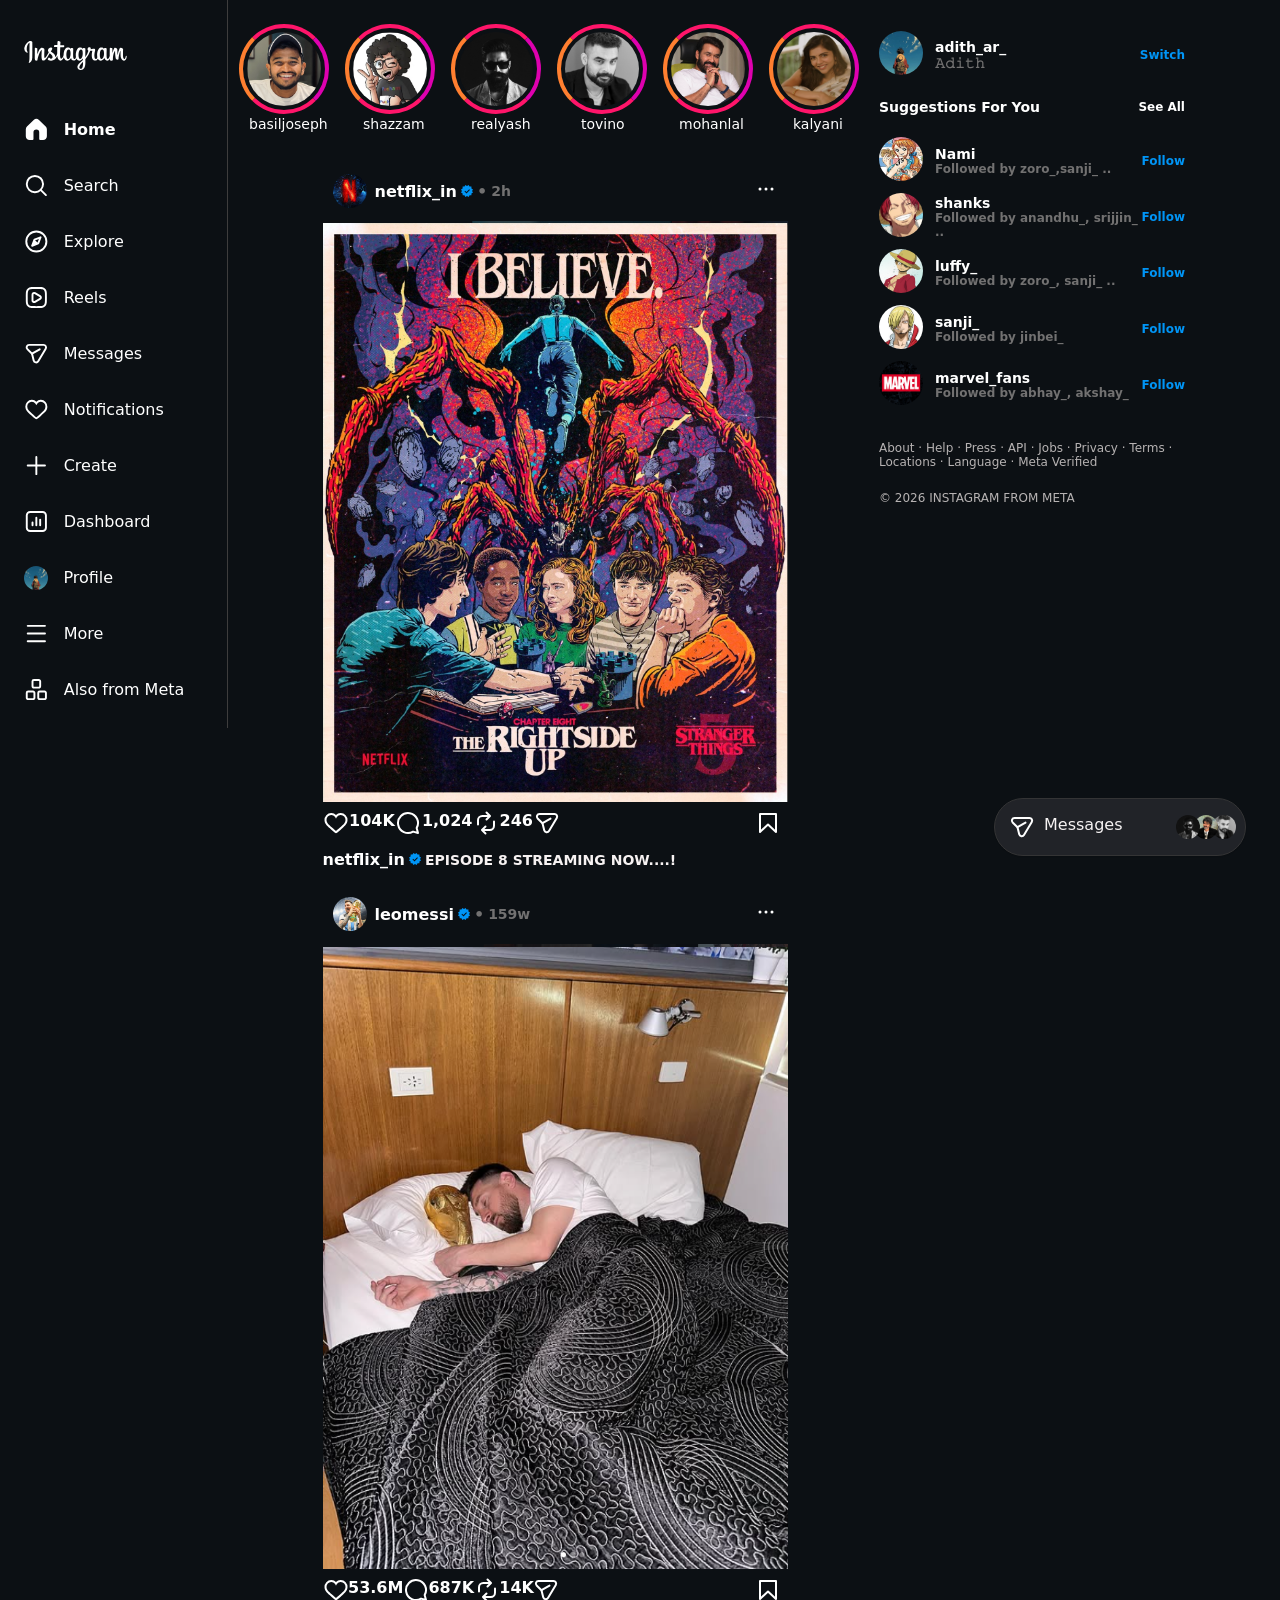
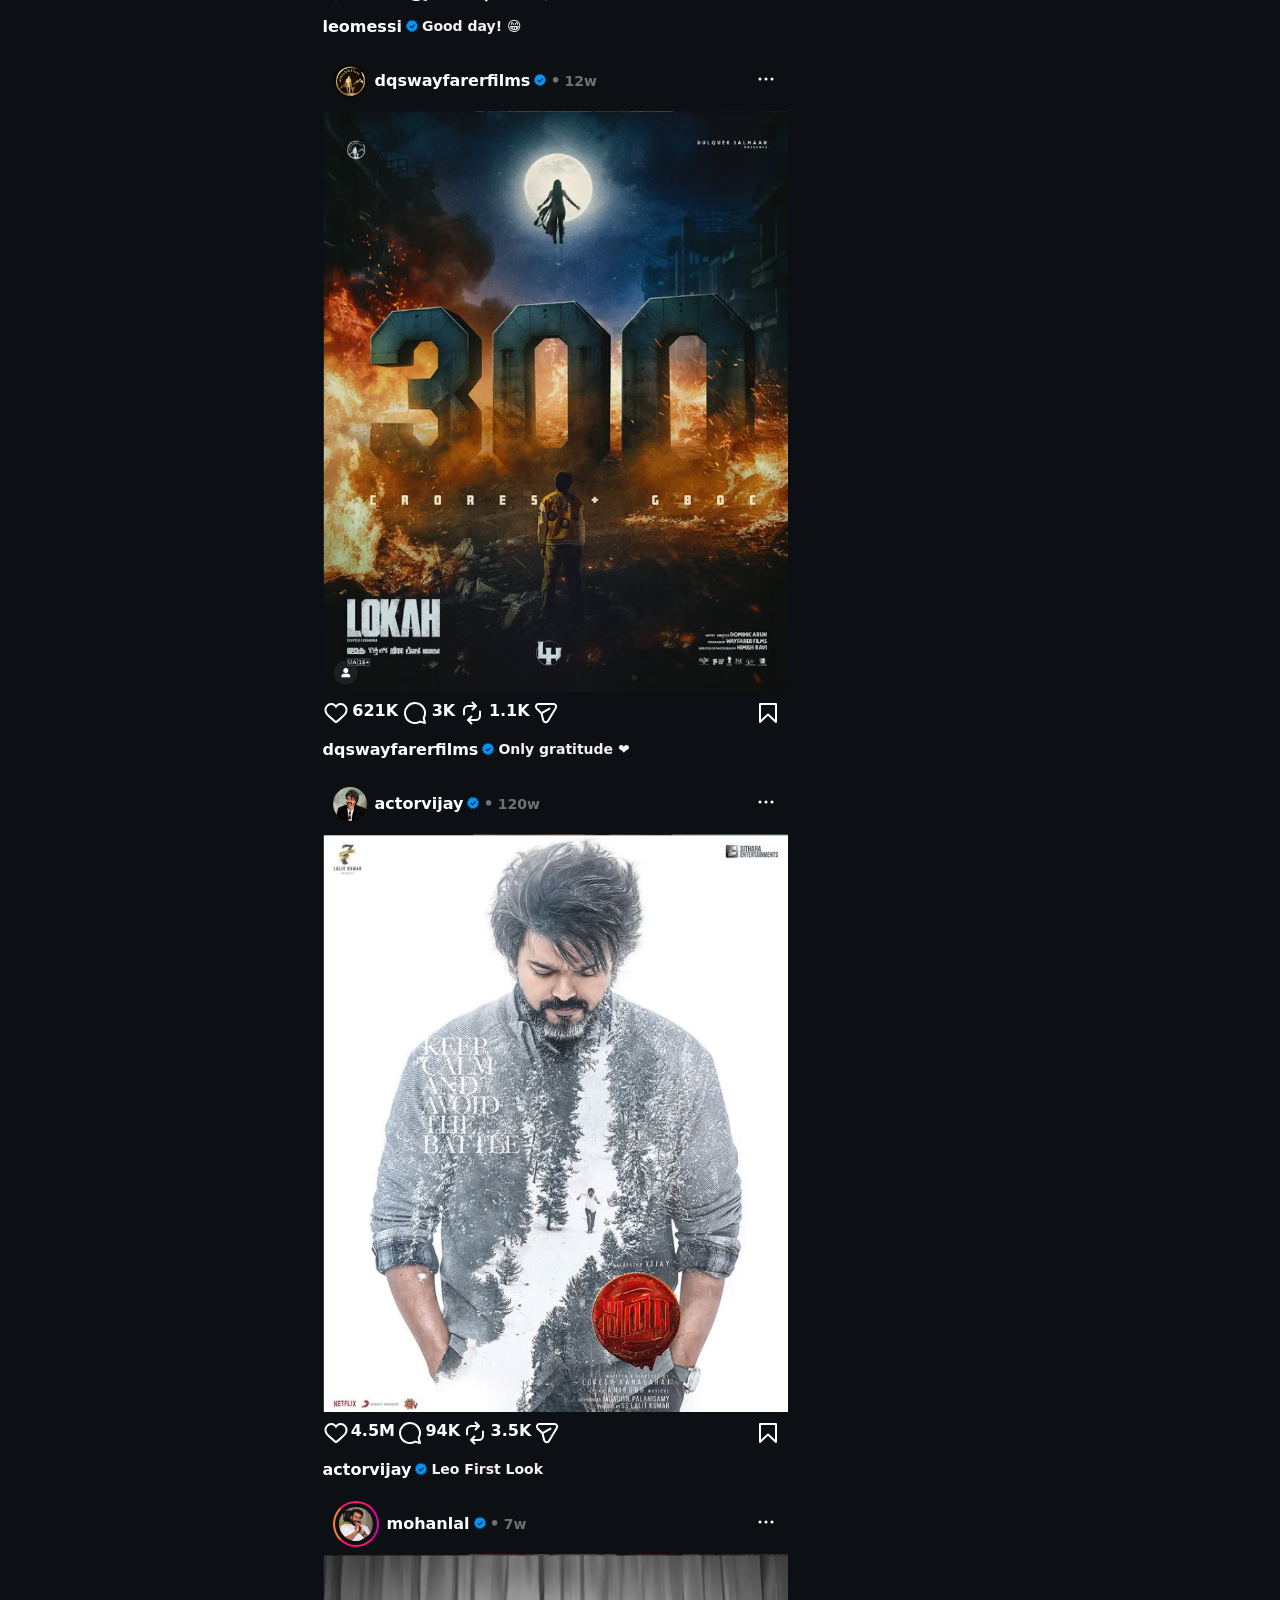
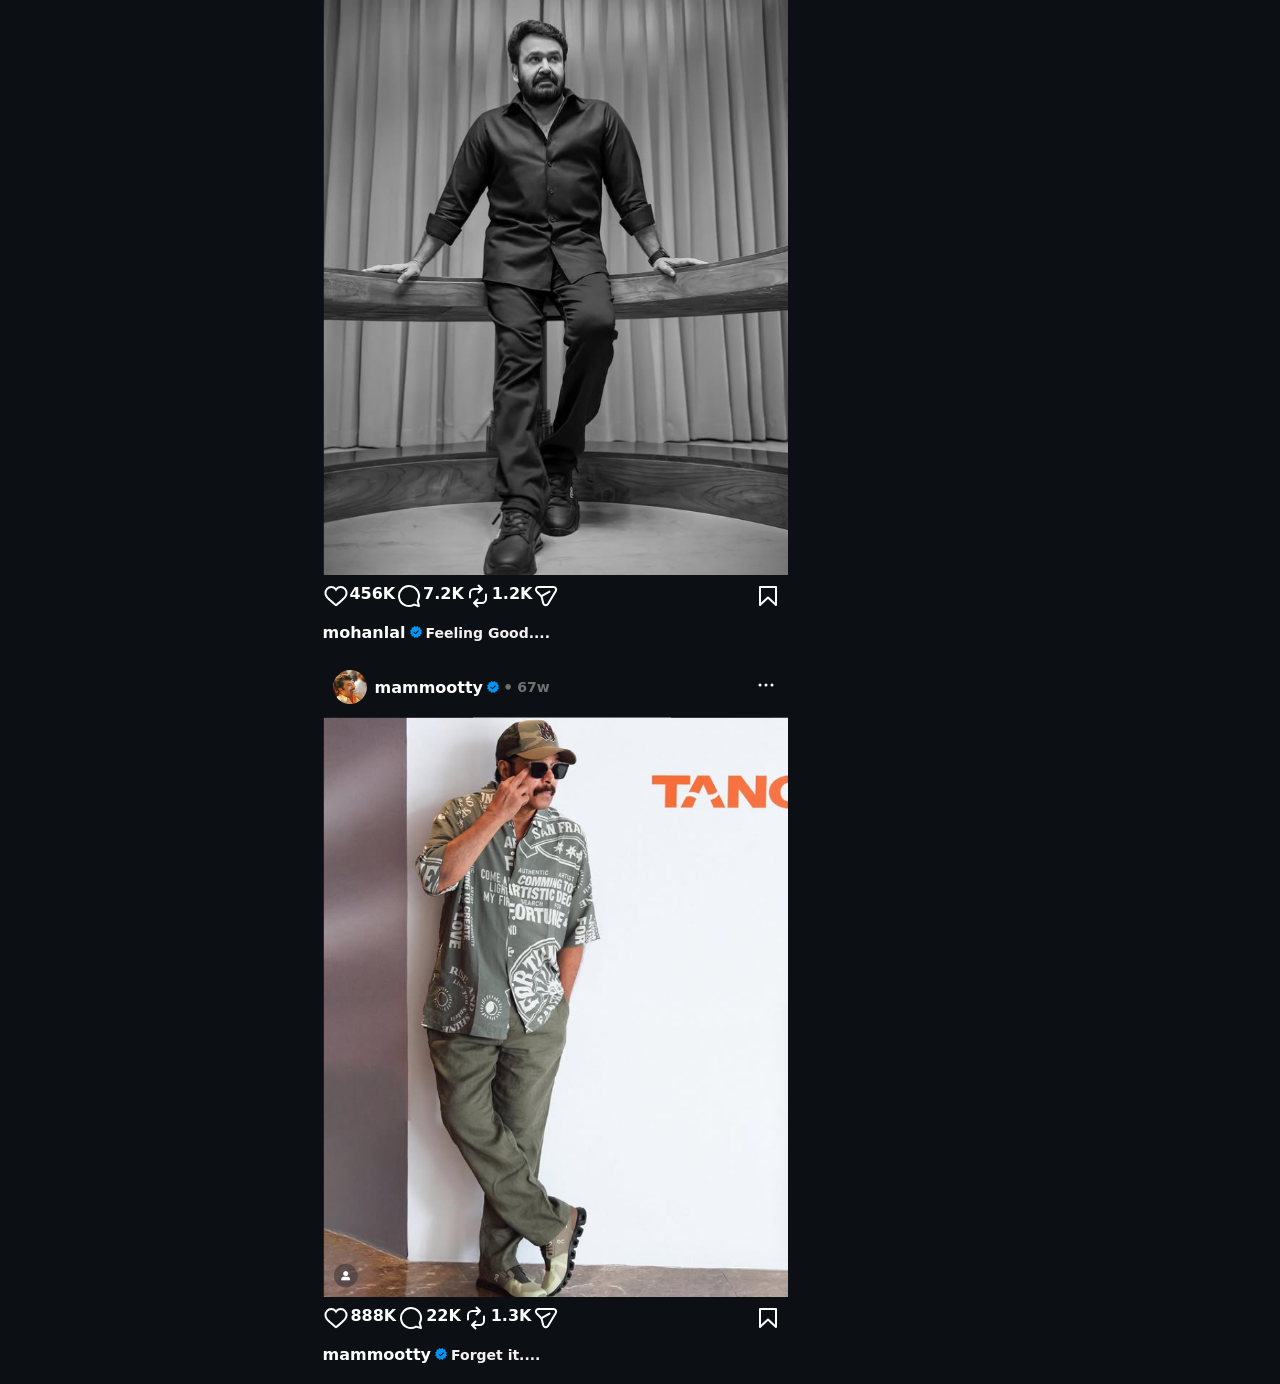
<file: Instagram/instagram.html>
<!DOCTYPE html>
<html lang="en">

<head>
    <meta charset="UTF-8">
    <meta name="viewport" content="width=device-width, initial-scale=1.0">
    <link rel="stylesheet" href="instagram.css">
    <meta id="viewport" name="viewport"
        content="width=device-width, initial-scale=1, minimum-scale=1, maximum-scale=2, viewport-fit=cover">
    <title>Instagram</title>
</head>

<body>
    <div class="parent">
        <div class="nav">
            <div class="logo">
                <div class="res">
                    <svg aria-label="Instagram" class="logi" fill="white" height="24" role="img" viewBox="0 0 24 24"
                        width="24">
                        <title>Instagram</title>
                        <path
                            d="M12 2.982c2.937 0 3.285.011 4.445.064a6.087 6.087 0 0 1 2.042.379 3.408 3.408 0 0 1 1.265.823 3.408 3.408 0 0 1 .823 1.265 6.087 6.087 0 0 1 .379 2.042c.053 1.16.064 1.508.064 4.445s-.011 3.285-.064 4.445a6.087 6.087 0 0 1-.379 2.042 3.643 3.643 0 0 1-2.088 2.088 6.087 6.087 0 0 1-2.042.379c-1.16.053-1.508.064-4.445.064s-3.285-.011-4.445-.064a6.087 6.087 0 0 1-2.043-.379 3.408 3.408 0 0 1-1.264-.823 3.408 3.408 0 0 1-.823-1.265 6.087 6.087 0 0 1-.379-2.042c-.053-1.16-.064-1.508-.064-4.445s.011-3.285.064-4.445a6.087 6.087 0 0 1 .379-2.042 3.408 3.408 0 0 1 .823-1.265 3.408 3.408 0 0 1 1.265-.823 6.087 6.087 0 0 1 2.042-.379c1.16-.053 1.508-.064 4.445-.064M12 1c-2.987 0-3.362.013-4.535.066a8.074 8.074 0 0 0-2.67.511 5.392 5.392 0 0 0-1.949 1.27 5.392 5.392 0 0 0-1.269 1.948 8.074 8.074 0 0 0-.51 2.67C1.012 8.638 1 9.013 1 12s.013 3.362.066 4.535a8.074 8.074 0 0 0 .511 2.67 5.392 5.392 0 0 0 1.27 1.949 5.392 5.392 0 0 0 1.948 1.269 8.074 8.074 0 0 0 2.67.51C8.638 22.988 9.013 23 12 23s3.362-.013 4.535-.066a8.074 8.074 0 0 0 2.67-.511 5.625 5.625 0 0 0 3.218-3.218 8.074 8.074 0 0 0 .51-2.67C22.988 15.362 23 14.987 23 12s-.013-3.362-.066-4.535a8.074 8.074 0 0 0-.511-2.67 5.392 5.392 0 0 0-1.27-1.949 5.392 5.392 0 0 0-1.948-1.269 8.074 8.074 0 0 0-2.67-.51C15.362 1.012 14.987 1 12 1Zm0 5.351A5.649 5.649 0 1 0 17.649 12 5.649 5.649 0 0 0 12 6.351Zm0 9.316A3.667 3.667 0 1 1 15.667 12 3.667 3.667 0 0 1 12 15.667Zm5.872-10.859a1.32 1.32 0 1 0 1.32 1.32 1.32 1.32 0 0 0-1.32-1.32Z">
                        </path>
                    </svg>
                </div>
                <div class="log">
                    <svg aria-label="Instagram" class="logi" fill="currentColor" height="29" role="img"
                        viewBox="32 4 113 32" width="103">
                        <title>Instagram</title>
                        <path clip-rule="evenodd"
                            d="M37.82 4.11c-2.32.97-4.86 3.7-5.66 7.13-1.02 4.34 3.21 6.17 3.56 5.57.4-.7-.76-.94-1-3.2-.3-2.9 1.05-6.16 2.75-7.58.32-.27.3.1.3.78l-.06 14.46c0 3.1-.13 4.07-.36 5.04-.23.98-.6 1.64-.33 1.9.32.28 1.68-.4 2.46-1.5a8.13 8.13 0 0 0 1.33-4.58c.07-2.06.06-5.33.07-7.19 0-1.7.03-6.71-.03-9.72-.02-.74-2.07-1.51-3.03-1.1Zm82.13 14.48a9.42 9.42 0 0 1-.88 3.75c-.85 1.72-2.63 2.25-3.39-.22-.4-1.34-.43-3.59-.13-5.47.3-1.9 1.14-3.35 2.53-3.22 1.38.13 2.02 1.9 1.87 5.16ZM96.8 28.57c-.02 2.67-.44 5.01-1.34 5.7-1.29.96-3 .23-2.65-1.72.31-1.72 1.8-3.48 4-5.64l-.01 1.66Zm-.35-10a10.56 10.56 0 0 1-.88 3.77c-.85 1.72-2.64 2.25-3.39-.22-.5-1.69-.38-3.87-.13-5.25.33-1.78 1.12-3.44 2.53-3.44 1.38 0 2.06 1.5 1.87 5.14Zm-13.41-.02a9.54 9.54 0 0 1-.87 3.8c-.88 1.7-2.63 2.24-3.4-.23-.55-1.77-.36-4.2-.13-5.5.34-1.95 1.2-3.32 2.53-3.2 1.38.14 2.04 1.9 1.87 5.13Zm61.45 1.81c-.33 0-.49.35-.61.93-.44 2.02-.9 2.48-1.5 2.48-.66 0-1.26-1-1.42-3-.12-1.58-.1-4.48.06-7.37.03-.59-.14-1.17-1.73-1.75-.68-.25-1.68-.62-2.17.58a29.65 29.65 0 0 0-2.08 7.14c0 .06-.08.07-.1-.06-.07-.87-.26-2.46-.28-5.79 0-.65-.14-1.2-.86-1.65-.47-.3-1.88-.81-2.4-.2-.43.5-.94 1.87-1.47 3.48l-.74 2.2.01-4.88c0-.5-.34-.67-.45-.7a9.54 9.54 0 0 0-1.8-.37c-.48 0-.6.27-.6.67 0 .05-.08 4.65-.08 7.87v.46c-.27 1.48-1.14 3.49-2.09 3.49s-1.4-.84-1.4-4.68c0-2.24.07-3.21.1-4.83.02-.94.06-1.65.06-1.81-.01-.5-.87-.75-1.27-.85-.4-.09-.76-.13-1.03-.11-.4.02-.67.27-.67.62v.55a3.71 3.71 0 0 0-1.83-1.49c-1.44-.43-2.94-.05-4.07 1.53a9.31 9.31 0 0 0-1.66 4.73c-.16 1.5-.1 3.01.17 4.3-.33 1.44-.96 2.04-1.64 2.04-.99 0-1.7-1.62-1.62-4.4.06-1.84.42-3.13.82-4.99.17-.8.04-1.2-.31-1.6-.32-.37-1-.56-1.99-.33-.7.16-1.7.34-2.6.47 0 0 .05-.21.1-.6.23-2.03-1.98-1.87-2.69-1.22-.42.39-.7.84-.82 1.67-.17 1.3.9 1.91.9 1.91a22.22 22.22 0 0 1-3.4 7.23v-.7c-.01-3.36.03-6 .05-6.95.02-.94.06-1.63.06-1.8 0-.36-.22-.5-.66-.67-.4-.16-.86-.26-1.34-.3-.6-.05-.97.27-.96.65v.52a3.7 3.7 0 0 0-1.84-1.49c-1.44-.43-2.94-.05-4.07 1.53a10.1 10.1 0 0 0-1.66 4.72c-.15 1.57-.13 2.9.09 4.04-.23 1.13-.89 2.3-1.63 2.3-.95 0-1.5-.83-1.5-4.67 0-2.24.07-3.21.1-4.83.02-.94.06-1.65.06-1.81 0-.5-.87-.75-1.27-.85-.42-.1-.79-.13-1.06-.1-.37.02-.63.35-.63.6v.56a3.7 3.7 0 0 0-1.84-1.49c-1.44-.43-2.93-.04-4.07 1.53-.75 1.03-1.35 2.17-1.66 4.7a15.8 15.8 0 0 0-.12 2.04c-.3 1.81-1.61 3.9-2.68 3.9-.63 0-1.23-1.21-1.23-3.8 0-3.45.22-8.36.25-8.83l1.62-.03c.68 0 1.29.01 2.19-.04.45-.02.88-1.64.42-1.84-.21-.09-1.7-.17-2.3-.18-.5-.01-1.88-.11-1.88-.11s.13-3.26.16-3.6c.02-.3-.35-.44-.57-.53a7.77 7.77 0 0 0-1.53-.44c-.76-.15-1.1 0-1.17.64-.1.97-.15 3.82-.15 3.82-.56 0-2.47-.11-3.02-.11-.52 0-1.08 2.22-.36 2.25l3.2.09-.03 6.53v.47c-.53 2.73-2.37 4.2-2.37 4.2.4-1.8-.42-3.15-1.87-4.3-.54-.42-1.6-1.22-2.79-2.1 0 0 .69-.68 1.3-2.04.43-.96.45-2.06-.61-2.3-1.75-.41-3.2.87-3.63 2.25a2.61 2.61 0 0 0 .5 2.66l.15.19c-.4.76-.94 1.78-1.4 2.58-1.27 2.2-2.24 3.95-2.97 3.95-.58 0-.57-1.77-.57-3.43 0-1.43.1-3.58.19-5.8.03-.74-.34-1.16-.96-1.54a4.33 4.33 0 0 0-1.64-.69c-.7 0-2.7.1-4.6 5.57-.23.69-.7 1.94-.7 1.94l.04-6.57c0-.16-.08-.3-.27-.4a4.68 4.68 0 0 0-1.93-.54c-.36 0-.54.17-.54.5l-.07 10.3c0 .78.02 1.69.1 2.09.08.4.2.72.36.91.15.2.33.34.62.4.28.06 1.78.25 1.86-.32.1-.69.1-1.43.89-4.2 1.22-4.31 2.82-6.42 3.58-7.16.13-.14.28-.14.27.07l-.22 5.32c-.2 5.37.78 6.36 2.17 6.36 1.07 0 2.58-1.06 4.2-3.74l2.7-4.5 1.58 1.46c1.28 1.2 1.7 2.36 1.42 3.45-.21.83-1.02 1.7-2.44.86-.42-.25-.6-.44-1.01-.71-.23-.15-.57-.2-.78-.04-.53.4-.84.92-1.01 1.55-.17.61.45.94 1.09 1.22.55.25 1.74.47 2.5.5 2.94.1 5.3-1.42 6.94-5.34.3 3.38 1.55 5.3 3.72 5.3 1.45 0 2.91-1.88 3.55-3.72.18.75.45 1.4.8 1.96 1.68 2.65 4.93 2.07 6.56-.18.5-.69.58-.94.58-.94a3.07 3.07 0 0 0 2.94 2.87c1.1 0 2.23-.52 3.03-2.31.09.2.2.38.3.56 1.68 2.65 4.93 2.07 6.56-.18l.2-.28.05 1.4-1.5 1.37c-2.52 2.3-4.44 4.05-4.58 6.09-.18 2.6 1.93 3.56 3.53 3.69a4.5 4.5 0 0 0 4.04-2.11c.78-1.15 1.3-3.63 1.26-6.08l-.06-3.56a28.55 28.55 0 0 0 5.42-9.44s.93.01 1.92-.05c.32-.02.41.04.35.27-.07.28-1.25 4.84-.17 7.88.74 2.08 2.4 2.75 3.4 2.75 1.15 0 2.26-.87 2.85-2.17l.23.42c1.68 2.65 4.92 2.07 6.56-.18.37-.5.58-.94.58-.94.36 2.2 2.07 2.88 3.05 2.88 1.02 0 2-.42 2.78-2.28.03.82.08 1.49.16 1.7.05.13.34.3.56.37.93.34 1.88.18 2.24.11.24-.05.43-.25.46-.75.07-1.33.03-3.56.43-5.21.67-2.79 1.3-3.87 1.6-4.4.17-.3.36-.35.37-.03.01.64.04 2.52.3 5.05.2 1.86.46 2.96.65 3.3.57 1 1.27 1.05 1.83 1.05.36 0 1.12-.1 1.05-.73-.03-.31.02-2.22.7-4.96.43-1.79 1.15-3.4 1.41-4 .1-.21.15-.04.15 0-.06 1.22-.18 5.25.32 7.46.68 2.98 2.65 3.32 3.34 3.32 1.47 0 2.67-1.12 3.07-4.05.1-.7-.05-1.25-.48-1.25Z"
                            fill="white" fill-rule="evenodd"></path>
                    </svg>
                </div>
            </div>
            <div class="navi">
                <div class="navig">
                    <svg aria-label="Home" class="icon" fill="white" height="24" role="img" viewBox="0 0 24 24"
                        width="24">
                        <title>Home</title>
                        <path
                            d="m21.762 8.786-7-6.68a3.994 3.994 0 0 0-5.524 0l-7 6.681A4.017 4.017 0 0 0 1 11.68V19c0 2.206 1.794 4 4 4h3.005a1 1 0 0 0 1-1v-7.003a2.997 2.997 0 0 1 5.994 0V22a1 1 0 0 0 1 1H19c2.206 0 4-1.794 4-4v-7.32a4.02 4.02 0 0 0-1.238-2.894Z">
                        </path>
                    </svg>
                    <div class="title">
                        <ul><b>Home</b></ul>
                    </div>
                </div>
                <div class="navig">
                    <svg aria-label="Search" class="icon" fill="white" height="24" role="img" viewBox="0 0 24 24"
                        width="24">
                        <title>Search</title>
                        <path d="M19 10.5A8.5 8.5 0 1 1 10.5 2a8.5 8.5 0 0 1 8.5 8.5Z" fill="none" stroke="white"
                            stroke-linecap="round" stroke-linejoin="round" stroke-width="2"></path>
                        <line fill="none" stroke="white" stroke-linecap="round" stroke-linejoin="round" stroke-width="2"
                            x1="16.511" x2="22" y1="16.511" y2="22"></line>
                    </svg>
                    <div class="title">
                        <ul>Search</ul>
                    </div>
                </div>
                <div class="navig">
                    <svg aria-label="Explore" class="icon" fill="white" height="24" role="img" viewBox="0 0 24 24"
                        width="24">
                        <title>Explore</title>
                        <polygon fill="none" points="13.941 13.953 7.581 16.424 10.06 10.056 16.42 7.585 13.941 13.953"
                            stroke="white" stroke-linecap="round" stroke-linejoin="round" stroke-width="2"></polygon>
                        <polygon fill-rule="evenodd" points="10.06 10.056 13.949 13.945 7.581 16.424 10.06 10.056">
                        </polygon>
                        <circle cx="12.001" cy="12.005" fill="none" r="10.5" stroke="white" stroke-linecap="round"
                            stroke-linejoin="round" stroke-width="2"></circle>
                    </svg>
                    <div class="title">
                        <ul>Explore</ul>
                    </div>
                </div>
                <div class="navig">
                    <svg aria-label="Reels" class="icon" fill="white" height="24" role="img" viewBox="0 0 24 24"
                        width="24">
                        <title>Reels</title>
                        <path
                            d="M22.935 7.468c-.063-1.36-.307-2.142-.512-2.67a5.341 5.341 0 0 0-1.27-1.95 5.345 5.345 0 0 0-1.95-1.27c-.53-.206-1.311-.45-2.672-.513C15.333 1.012 14.976 1 12 1s-3.333.012-4.532.065c-1.36.063-2.142.307-2.67.512-.77.298-1.371.69-1.95 1.27a5.36 5.36 0 0 0-1.27 1.95c-.206.53-.45 1.311-.513 2.672C1.012 8.667 1 9.024 1 12s.012 3.333.065 4.532c.063 1.36.307 2.142.512 2.67.297.77.69 1.372 1.27 1.95.58.581 1.181.974 1.95 1.27.53.206 1.311.45 2.672.513C8.667 22.988 9.024 23 12 23s3.333-.012 4.532-.065c1.36-.063 2.142-.307 2.67-.512a5.33 5.33 0 0 0 1.95-1.27 5.356 5.356 0 0 0 1.27-1.95c.206-.53.45-1.311.513-2.672.053-1.198.065-1.555.065-4.531s-.012-3.333-.065-4.532Zm-1.998 8.972c-.05 1.07-.228 1.652-.38 2.04-.197.51-.434.874-.82 1.258a3.362 3.362 0 0 1-1.258.82c-.387.151-.97.33-2.038.379-1.162.052-1.51.063-4.441.063s-3.28-.01-4.44-.063c-1.07-.05-1.652-.228-2.04-.38a3.354 3.354 0 0 1-1.258-.82 3.362 3.362 0 0 1-.82-1.258c-.151-.387-.33-.97-.379-2.038C3.011 15.28 3 14.931 3 12s.01-3.28.063-4.44c.05-1.07.228-1.652.38-2.04.197-.51.434-.875.82-1.26a3.372 3.372 0 0 1 1.258-.819c.387-.15.97-.329 2.038-.378C8.72 3.011 9.069 3 12 3s3.28.01 4.44.063c1.07.05 1.652.228 2.04.38.51.197.874.433 1.258.82.385.382.622.747.82 1.258.151.387.33.97.379 2.038C20.989 8.72 21 9.069 21 12s-.01 3.28-.063 4.44Zm-4.584-6.828-5.25-3a2.725 2.725 0 0 0-2.745.01A2.722 2.722 0 0 0 6.988 9v6c0 .992.512 1.88 1.37 2.379.432.25.906.376 1.38.376.468 0 .937-.123 1.365-.367l5.25-3c.868-.496 1.385-1.389 1.385-2.388s-.517-1.892-1.385-2.388Zm-.993 3.04-5.25 3a.74.74 0 0 1-.748-.003.74.74 0 0 1-.374-.649V9a.74.74 0 0 1 .374-.65.737.737 0 0 1 .748-.002l5.25 3c.341.196.378.521.378.652s-.037.456-.378.651Z">
                        </path>
                    </svg>
                    <div class="title">
                        <ul>Reels</ul>
                    </div>
                </div>
                <div class="navig">
                    <svg aria-label="Messages" class="icon" fill="white" height="24" role="img" viewBox="0 0 24 24"
                        width="24">
                        <title>Messages</title>
                        <path
                            d="M13.973 20.046 21.77 6.928C22.8 5.195 21.55 3 19.535 3H4.466C2.138 3 .984 5.825 2.646 7.456l4.842 4.752 1.723 7.121c.548 2.266 3.571 2.721 4.762.717Z"
                            fill="none" stroke="white" stroke-linejoin="round" stroke-width="2"></path>
                        <line fill="none" stroke="white" stroke-linecap="round" stroke-linejoin="round" stroke-width="2"
                            x1="7.488" x2="15.515" y1="12.208" y2="7.641"></line>
                    </svg>
                    <div class="title">
                        <ul>Messages</ul>
                    </div>
                </div>
                <div class="navig">
                    <svg aria-label="Notifications" class="icon" fill="white" height="24" role="img" viewBox="0 0 24 24"
                        width="24">
                        <title>Notifications</title>
                        <path
                            d="M16.792 3.904A4.989 4.989 0 0 1 21.5 9.122c0 3.072-2.652 4.959-5.197 7.222-2.512 2.243-3.865 3.469-4.303 3.752-.477-.309-2.143-1.823-4.303-3.752C5.141 14.072 2.5 12.167 2.5 9.122a4.989 4.989 0 0 1 4.708-5.218 4.21 4.21 0 0 1 3.675 1.941c.84 1.175.98 1.763 1.12 1.763s.278-.588 1.11-1.766a4.17 4.17 0 0 1 3.679-1.938m0-2a6.04 6.04 0 0 0-4.797 2.127 6.052 6.052 0 0 0-4.787-2.127A6.985 6.985 0 0 0 .5 9.122c0 3.61 2.55 5.827 5.015 7.97.283.246.569.494.853.747l1.027.918a44.998 44.998 0 0 0 3.518 3.018 2 2 0 0 0 2.174 0 45.263 45.263 0 0 0 3.626-3.115l.922-.824c.293-.26.59-.519.885-.774 2.334-2.025 4.98-4.32 4.98-7.94a6.985 6.985 0 0 0-6.708-7.218Z">
                        </path>
                    </svg>
                    <div class="title">
                        <ul>Notifications</ul>
                    </div>
                </div>
                <div class="navig">
                    <svg aria-label="New post" class="icon" fill="white" height="24" role="img" viewBox="0 0 24 24"
                        width="24">
                        <title>New post</title>
                        <path d="M21 11h-8V3a1 1 0 1 0-2 0v8H3a1 1 0 1 0 0 2h8v8a1 1 0 1 0 2 0v-8h8a1 1 0 1 0 0-2Z">
                        </path>
                    </svg>
                    <div class="title">
                        <ul>Create</ul>
                    </div>
                </div>
                <div class="navig">
                    <svg aria-label="Professional dashboard" class="icon" fill="white" height="24" role="img"
                        viewBox="0 0 24 24" width="24">
                        <title>Professional dashboard</title>
                        <path
                            d="M8 12a1 1 0 0 0-1 1v3a1 1 0 1 0 2 0v-3a1 1 0 0 0-1-1Zm8-3a1 1 0 0 0-1 1v6a1 1 0 1 0 2 0v-6a1 1 0 0 0-1-1Zm-4-2a1 1 0 0 0-1 1v8a1 1 0 1 0 2 0V8a1 1 0 0 0-1-1Z">
                        </path>
                        <path
                            d="M18.44 1H5.567a4.565 4.565 0 0 0-4.56 4.56v12.873a4.565 4.565 0 0 0 4.56 4.56H18.44a4.565 4.565 0 0 0 4.56-4.56V5.56A4.565 4.565 0 0 0 18.44 1ZM21 18.433a2.563 2.563 0 0 1-2.56 2.56H5.567a2.563 2.563 0 0 1-2.56-2.56V5.56A2.563 2.563 0 0 1 5.568 3H18.44A2.563 2.563 0 0 1 21 5.56v12.873Z">
                        </path>
                    </svg>
                    <div class="title">
                        <ul>Dashboard</ul>
                    </div>
                </div>
                <div class="navig">
                    <div class="prfp">
                        <img class="profilepic1" src="images\profilepic.png" alt="">
                    </div>
                    <div class="title">
                        <ul>Profile</ul>
                    </div>
                </div>
                <div class="navig">
                    <svg aria-label="Settings" class="icon" fill="white" height="24" role="img" viewBox="0 0 24 24"
                        width="24">
                        <title>Settings</title>
                        <line fill="none" stroke="white" stroke-linecap="round" stroke-linejoin="round" stroke-width="2"
                            x1="3" x2="21" y1="4" y2="4"></line>
                        <line fill="none" stroke="white" stroke-linecap="round" stroke-linejoin="round" stroke-width="2"
                            x1="3" x2="21" y1="12" y2="12"></line>
                        <line fill="none" stroke="white" stroke-linecap="round" stroke-linejoin="round" stroke-width="2"
                            x1="3" x2="21" y1="20" y2="20"></line>
                    </svg>
                    <div class="title">
                        <ul>More</ul>
                    </div>
                </div>
                <div class="navig">
                    <svg aria-label="Also from Meta" class="icon" fill="white" height="24" role="img"
                        viewBox="0 0 24 24" width="24">
                        <title>Also from Meta</title>
                        <path
                            d="M9.5 11h5c1.379 0 2.5-1.122 2.5-2.5v-5C17 2.122 15.879 1 14.5 1h-5A2.503 2.503 0 0 0 7 3.5v5C7 9.878 8.12 11 9.5 11ZM9 3.5a.5.5 0 0 1 .5-.5h5a.5.5 0 0 1 .5.5v5a.5.5 0 0 1-.5.5h-5a.5.5 0 0 1-.5-.5v-5ZM8.499 13h-5a2.503 2.503 0 0 0-2.5 2.5v5c0 1.378 1.12 2.5 2.5 2.5h5c1.379 0 2.5-1.122 2.5-2.5v-5c0-1.378-1.121-2.5-2.5-2.5Zm.5 7.5a.5.5 0 0 1-.5.5h-5a.5.5 0 0 1-.5-.5v-5a.5.5 0 0 1 .5-.5h5a.5.5 0 0 1 .5.5v5Zm11.5-7.5h-5a2.503 2.503 0 0 0-2.5 2.5v5c0 1.378 1.12 2.5 2.5 2.5h5c1.379 0 2.5-1.122 2.5-2.5v-5c0-1.378-1.121-2.5-2.5-2.5Zm.5 7.5a.5.5 0 0 1-.5.5h-5a.5.5 0 0 1-.5-.5v-5a.5.5 0 0 1 .5-.5h5a.5.5 0 0 1 .5.5v5Z">
                        </path>
                    </svg>
                    <div class="title">
                        <ul>Also from Meta</ul>
                    </div>
                </div>
            </div>
        </div>
        <div class=" rightside">
            <div class="scroll">
                <div class="story">
                    <div class="story2">
                        <div class="circle">
                            <div class="image">
                                <img class="relstr" src="images\stry1.png" alt="">
                            </div>
                            <div class="stryna">basiljoseph</div>
                        </div>
                        <div class="circle">
                            <div class="image">
                                <img class="relstr" src="images\shaz.png" alt="">
                            </div>
                            <div class="stryna1">shazzam</div>
                        </div>
                        <div class="circle">
                            <div class="image">
                                <img class="relstr" src="images\yash.png" alt="">
                            </div>
                            <div class="stryna2">realyash</div>
                        </div>
                        <div class="circle">
                            <div class="image">
                                <img class="relstr" src="images\tovino.png" alt="">
                            </div>
                            <div class="stryna3">tovino</div>
                        </div>
                        <div class="circle">
                            <div class="image">
                                <img class="relstr" src="images\mohanlal.png" alt="">
                            </div>
                            <div class="stryna4">mohanlal</div>
                        </div>
                        <div class="circle">
                            <div class="image">
                                <img class="relstr" src="images\kalyani.png" alt="">
                            </div>
                            <div class="stryna5">kalyani</div>
                        </div>
                        <div class="circle">
                            <div class="image">
                                <img class="relstr" src="images\naslen.png" alt="">
                            </div>
                            <div class="stryna6">neslen</div>
                        </div>
                        <div class="circle">
                            <div class="image">
                                <img class="relstr" src="images\netflix.png" alt="">
                            </div>
                            <div class="stryna7">netflix</div>
                        </div>
                    </div>
                    <div class="post">
                        <div class="realpost">
                            <div class="top">
                                <div class="pstp">
                                    <div class="posticon">
                                        <img class="pstic" src="images\netflix.png" alt="">
                                    </div>
                                    <div class="postname">
                                        <p class="pstn">netflix_in</p>
                                        <div class="verify">
                                            <svg aria-label="Verified" class="x1lliihq x1n2onr6" fill="rgb(0, 149, 246)"
                                                height="12" role="img" viewBox="0 0 40 40" width="12">
                                                <path
                                                    d="M19.998 3.094 14.638 0l-2.972 5.15H5.432v6.354L0 14.64 3.094 20 0 25.359l5.432 3.137v5.905h5.975L14.638 40l5.36-3.094L25.358 40l3.232-5.6h6.162v-6.01L40 25.359 36.905 20 40 14.641l-5.248-3.03v-6.46h-6.419L25.358 0l-5.36 3.094Zm7.415 11.225 2.254 2.287-11.43 11.5-6.835-6.93 2.244-2.258 4.587 4.581 9.18-9.18Z"
                                                    fill-rule="evenodd"></path>
                                            </svg>
                                        </div>
                                        <div class="dot">
                                            <span
                                                class="x1lliihq x1plvlek xryxfnj x1n2onr6 xyejjpt x15dsfln x193iq5w xeuugli x1fj9vlw x13faqbe x1vvkbs x1s928wv xhkezso x1gmr53x x1cpjm7i x1fgarty x1943h6x x1i0vuye xvs91rp xo1l8bm x1roi4f4 x10wh9bi xpm28yp x8viiok x1o7cslx"
                                                dir="auto"
                                                style="--x---base-line-clamp-line-height: 18px; --x-lineHeight: 18px;">•</span>
                                        </div>
                                        <div class="timepost">
                                            <p>2h</p>
                                        </div>
                                    </div>
                                </div>
                                <div class="moreoption">
                                    <svg aria-label="More options" class="x1lliihq x1n2onr6 x5n08af" fill="white"
                                        height="24" role="img" viewBox="0 0 24 24" width="24">
                                        <title>More options</title>
                                        <circle cx="12" cy="12" r="1.5"></circle>
                                        <circle cx="6" cy="12" r="1.5"></circle>
                                        <circle cx="18" cy="12" r="1.5"></circle>
                                    </svg>
                                </div>
                            </div>
                            <div class="relpst">
                                <img class="realimage" src="images\post1.png" alt="">
                            </div>
                            <div class="bottompst">
                                <div class="likecomment">
                                    <div class="like">
                                        <svg aria-label="Like" class="bticon" fill="white" height="24" role="img"
                                            viewBox="0 0 24 24" width="24">
                                            <title>Like</title>
                                            <path
                                                d="M16.792 3.904A4.989 4.989 0 0 1 21.5 9.122c0 3.072-2.652 4.959-5.197 7.222-2.512 2.243-3.865 3.469-4.303 3.752-.477-.309-2.143-1.823-4.303-3.752C5.141 14.072 2.5 12.167 2.5 9.122a4.989 4.989 0 0 1 4.708-5.218 4.21 4.21 0 0 1 3.675 1.941c.84 1.175.98 1.763 1.12 1.763s.278-.588 1.11-1.766a4.17 4.17 0 0 1 3.679-1.938m0-2a6.04 6.04 0 0 0-4.797 2.127 6.052 6.052 0 0 0-4.787-2.127A6.985 6.985 0 0 0 .5 9.122c0 3.61 2.55 5.827 5.015 7.97.283.246.569.494.853.747l1.027.918a44.998 44.998 0 0 0 3.518 3.018 2 2 0 0 0 2.174 0 45.263 45.263 0 0 0 3.626-3.115l.922-.824c.293-.26.59-.519.885-.774 2.334-2.025 4.98-4.32 4.98-7.94a6.985 6.985 0 0 0-6.708-7.218Z">
                                            </path>
                                        </svg>
                                    </div>
                                    <div class="likcount">
                                        <p>104K</p>
                                    </div>
                                    <div class="like">
                                        <svg aria-label="Comment" class="bticon" fill="white" height="24" role="img"
                                            viewBox="0 0 24 24" width="24">
                                            <title>Comment</title>
                                            <path d="M20.656 17.008a9.993 9.993 0 1 0-3.59 3.615L22 22Z" fill="none"
                                                stroke="currentColor" stroke-linejoin="round" stroke-width="2"></path>
                                        </svg>
                                    </div>
                                    <div class="cmtcount">
                                        <p>1,024</p>
                                    </div>
                                    <div class="repost">
                                        <svg aria-label="Repost" class="bticon" fill="white" height="24" role="img"
                                            viewBox="0 0 24 24" width="24">
                                            <title>Repost</title>
                                            <path
                                                d="M19.998 9.497a1 1 0 0 0-1 1v4.228a3.274 3.274 0 0 1-3.27 3.27h-5.313l1.791-1.787a1 1 0 0 0-1.412-1.416L7.29 18.287a1.004 1.004 0 0 0-.294.707v.001c0 .023.012.042.013.065a.923.923 0 0 0 .281.643l3.502 3.504a1 1 0 0 0 1.414-1.414l-1.797-1.798h5.318a5.276 5.276 0 0 0 5.27-5.27v-4.228a1 1 0 0 0-1-1Zm-6.41-3.496-1.795 1.795a1 1 0 1 0 1.414 1.414l3.5-3.5a1.003 1.003 0 0 0 0-1.417l-3.5-3.5a1 1 0 0 0-1.414 1.414l1.794 1.794H8.27A5.277 5.277 0 0 0 3 9.271V13.5a1 1 0 0 0 2 0V9.271a3.275 3.275 0 0 1 3.271-3.27Z">
                                            </path>
                                        </svg>
                                    </div>
                                    <div class="rptcount">
                                        <p>246</p>
                                    </div>
                                    <div class="share">
                                        <svg aria-label="Share" class="bticon" fill="white" height="24" role="img"
                                            viewBox="0 0 24 24" width="24">
                                            <title>Share</title>
                                            <path
                                                d="M13.973 20.046 21.77 6.928C22.8 5.195 21.55 3 19.535 3H4.466C2.138 3 .984 5.825 2.646 7.456l4.842 4.752 1.723 7.121c.548 2.266 3.571 2.721 4.762.717Z"
                                                fill="none" stroke="white" stroke-linejoin="round" stroke-width="2">
                                            </path>
                                            <line fill="none" stroke="white" stroke-linecap="round"
                                                stroke-linejoin="round" stroke-width="2" x1="7.488" x2="15.515"
                                                y1="12.208" y2="7.641"></line>
                                        </svg>
                                    </div>
                                </div>
                                <div class="saved">
                                    <svg aria-label="Save" class="bticon" fill="white" height="24" role="img"
                                        viewBox="0 0 24 24" width="24">
                                        <title>Save</title>
                                        <polygon points="20 21 12 13.44 4 21 4 3 20 3 20 21" fill="none"
                                            stroke="currentColor" stroke-linejoin="round" stroke-width="2"></polygon>
                                    </svg>
                                </div>
                            </div>
                            <div class="caption">
                                <p class="verify1">netflix_in</p>
                                <div class="verify1">
                                    <svg aria-label="Verified" class="x1lliihq x1n2onr6" fill="rgb(0, 149, 246)"
                                        height="12" role="img" viewBox="0 0 40 40" width="12">
                                        <path
                                            d="M19.998 3.094 14.638 0l-2.972 5.15H5.432v6.354L0 14.64 3.094 20 0 25.359l5.432 3.137v5.905h5.975L14.638 40l5.36-3.094L25.358 40l3.232-5.6h6.162v-6.01L40 25.359 36.905 20 40 14.641l-5.248-3.03v-6.46h-6.419L25.358 0l-5.36 3.094Zm7.415 11.225 2.254 2.287-11.43 11.5-6.835-6.93 2.244-2.258 4.587 4.581 9.18-9.18Z"
                                            fill-rule="evenodd"></path>
                                    </svg>
                                </div>
                                <div class="note">
                                    <p>EPISODE 8 STREAMING NOW....!</p>
                                </div>
                            </div>
                            <div class="top">
                                <div class="pstp">
                                    <div class="posticon">
                                        <img class="pstic" src="images\leo.png" alt="">
                                    </div>
                                    <div class="postname">
                                        <p class="pstn">leomessi</p>
                                        <div class="verify">
                                            <svg aria-label="Verified" class="x1lliihq x1n2onr6" fill="rgb(0, 149, 246)"
                                                height="12" role="img" viewBox="0 0 40 40" width="12">
                                                <path
                                                    d="M19.998 3.094 14.638 0l-2.972 5.15H5.432v6.354L0 14.64 3.094 20 0 25.359l5.432 3.137v5.905h5.975L14.638 40l5.36-3.094L25.358 40l3.232-5.6h6.162v-6.01L40 25.359 36.905 20 40 14.641l-5.248-3.03v-6.46h-6.419L25.358 0l-5.36 3.094Zm7.415 11.225 2.254 2.287-11.43 11.5-6.835-6.93 2.244-2.258 4.587 4.581 9.18-9.18Z"
                                                    fill-rule="evenodd"></path>
                                            </svg>
                                        </div>
                                        <div class="dot">
                                            <span
                                                class="x1lliihq x1plvlek xryxfnj x1n2onr6 xyejjpt x15dsfln x193iq5w xeuugli x1fj9vlw x13faqbe x1vvkbs x1s928wv xhkezso x1gmr53x x1cpjm7i x1fgarty x1943h6x x1i0vuye xvs91rp xo1l8bm x1roi4f4 x10wh9bi xpm28yp x8viiok x1o7cslx"
                                                dir="auto"
                                                style="--x---base-line-clamp-line-height: 18px; --x-lineHeight: 18px;">•</span>
                                        </div>
                                        <div class="timepost">
                                            <p>159w</p>
                                        </div>
                                    </div>
                                </div>
                                <div class="moreoption">
                                    <svg aria-label="More options" class="x1lliihq x1n2onr6 x5n08af" fill="white"
                                        height="24" role="img" viewBox="0 0 24 24" width="24">
                                        <title>More options</title>
                                        <circle cx="12" cy="12" r="1.5"></circle>
                                        <circle cx="6" cy="12" r="1.5"></circle>
                                        <circle cx="18" cy="12" r="1.5"></circle>
                                    </svg>
                                </div>
                            </div>
                            <div class="relpst">
                                <img class="realimage" src="images\poost2.png" alt="">
                            </div>
                            <div class="bottompst">
                                <div class="likecomment">
                                    <div class="like">
                                        <svg aria-label="Like" class="bticon" fill="white" height="24" role="img"
                                            viewBox="0 0 24 24" width="24">
                                            <title>Like</title>
                                            <path
                                                d="M16.792 3.904A4.989 4.989 0 0 1 21.5 9.122c0 3.072-2.652 4.959-5.197 7.222-2.512 2.243-3.865 3.469-4.303 3.752-.477-.309-2.143-1.823-4.303-3.752C5.141 14.072 2.5 12.167 2.5 9.122a4.989 4.989 0 0 1 4.708-5.218 4.21 4.21 0 0 1 3.675 1.941c.84 1.175.98 1.763 1.12 1.763s.278-.588 1.11-1.766a4.17 4.17 0 0 1 3.679-1.938m0-2a6.04 6.04 0 0 0-4.797 2.127 6.052 6.052 0 0 0-4.787-2.127A6.985 6.985 0 0 0 .5 9.122c0 3.61 2.55 5.827 5.015 7.97.283.246.569.494.853.747l1.027.918a44.998 44.998 0 0 0 3.518 3.018 2 2 0 0 0 2.174 0 45.263 45.263 0 0 0 3.626-3.115l.922-.824c.293-.26.59-.519.885-.774 2.334-2.025 4.98-4.32 4.98-7.94a6.985 6.985 0 0 0-6.708-7.218Z">
                                            </path>
                                        </svg>
                                    </div>
                                    <div class="likcount">
                                        <p>53.6M</p>
                                    </div>
                                    <div class="like">
                                        <svg aria-label="Comment" class="bticon" fill="white" height="24" role="img"
                                            viewBox="0 0 24 24" width="24">
                                            <title>Comment</title>
                                            <path d="M20.656 17.008a9.993 9.993 0 1 0-3.59 3.615L22 22Z" fill="none"
                                                stroke="currentColor" stroke-linejoin="round" stroke-width="2"></path>
                                        </svg>
                                    </div>
                                    <div class="cmtcount">
                                        <p>687K</p>
                                    </div>
                                    <div class="repost">
                                        <svg aria-label="Repost" class="bticon" fill="white" height="24" role="img"
                                            viewBox="0 0 24 24" width="24">
                                            <title>Repost</title>
                                            <path
                                                d="M19.998 9.497a1 1 0 0 0-1 1v4.228a3.274 3.274 0 0 1-3.27 3.27h-5.313l1.791-1.787a1 1 0 0 0-1.412-1.416L7.29 18.287a1.004 1.004 0 0 0-.294.707v.001c0 .023.012.042.013.065a.923.923 0 0 0 .281.643l3.502 3.504a1 1 0 0 0 1.414-1.414l-1.797-1.798h5.318a5.276 5.276 0 0 0 5.27-5.27v-4.228a1 1 0 0 0-1-1Zm-6.41-3.496-1.795 1.795a1 1 0 1 0 1.414 1.414l3.5-3.5a1.003 1.003 0 0 0 0-1.417l-3.5-3.5a1 1 0 0 0-1.414 1.414l1.794 1.794H8.27A5.277 5.277 0 0 0 3 9.271V13.5a1 1 0 0 0 2 0V9.271a3.275 3.275 0 0 1 3.271-3.27Z">
                                            </path>
                                        </svg>
                                    </div>
                                    <div class="rptcount">
                                        <p>14K</p>
                                    </div>
                                    <div class="share">
                                        <svg aria-label="Share" class="bticon" fill="white" height="24" role="img"
                                            viewBox="0 0 24 24" width="24">
                                            <title>Share</title>
                                            <path
                                                d="M13.973 20.046 21.77 6.928C22.8 5.195 21.55 3 19.535 3H4.466C2.138 3 .984 5.825 2.646 7.456l4.842 4.752 1.723 7.121c.548 2.266 3.571 2.721 4.762.717Z"
                                                fill="none" stroke="white" stroke-linejoin="round" stroke-width="2">
                                            </path>
                                            <line fill="none" stroke="white" stroke-linecap="round"
                                                stroke-linejoin="round" stroke-width="2" x1="7.488" x2="15.515"
                                                y1="12.208" y2="7.641"></line>
                                        </svg>
                                    </div>
                                </div>
                                <div class="saved">
                                    <svg aria-label="Save" class="bticon" fill="white" height="24" role="img"
                                        viewBox="0 0 24 24" width="24">
                                        <title>Save</title>
                                        <polygon points="20 21 12 13.44 4 21 4 3 20 3 20 21" fill="none"
                                            stroke="currentColor" stroke-linejoin="round" stroke-width="2"></polygon>
                                    </svg>
                                </div>
                            </div>
                            <div class="caption">
                                <p class="verify1">leomessi</p>
                                <div class="verify1">
                                    <svg aria-label="Verified" class="x1lliihq x1n2onr6" fill="rgb(0, 149, 246)"
                                        height="12" role="img" viewBox="0 0 40 40" width="12">
                                        <path
                                            d="M19.998 3.094 14.638 0l-2.972 5.15H5.432v6.354L0 14.64 3.094 20 0 25.359l5.432 3.137v5.905h5.975L14.638 40l5.36-3.094L25.358 40l3.232-5.6h6.162v-6.01L40 25.359 36.905 20 40 14.641l-5.248-3.03v-6.46h-6.419L25.358 0l-5.36 3.094Zm7.415 11.225 2.254 2.287-11.43 11.5-6.835-6.93 2.244-2.258 4.587 4.581 9.18-9.18Z"
                                            fill-rule="evenodd"></path>
                                    </svg>
                                </div>
                                <div class="note">
                                    <p>Good day! 😁</p>
                                </div>
                            </div>

                            <div class="top">
                                <div class="pstp">
                                    <div class="posticon">
                                        <img class="pstic" src="images\wayfarer.png" alt="">
                                    </div>
                                    <div class="postname">
                                        <p class="pstn">dqswayfarerfilms</p>
                                        <div class="verify">
                                            <svg aria-label="Verified" class="x1lliihq x1n2onr6" fill="rgb(0, 149, 246)"
                                                height="12" role="img" viewBox="0 0 40 40" width="12">
                                                <path
                                                    d="M19.998 3.094 14.638 0l-2.972 5.15H5.432v6.354L0 14.64 3.094 20 0 25.359l5.432 3.137v5.905h5.975L14.638 40l5.36-3.094L25.358 40l3.232-5.6h6.162v-6.01L40 25.359 36.905 20 40 14.641l-5.248-3.03v-6.46h-6.419L25.358 0l-5.36 3.094Zm7.415 11.225 2.254 2.287-11.43 11.5-6.835-6.93 2.244-2.258 4.587 4.581 9.18-9.18Z"
                                                    fill-rule="evenodd"></path>
                                            </svg>
                                        </div>
                                        <div class="dot">
                                            <span
                                                class="x1lliihq x1plvlek xryxfnj x1n2onr6 xyejjpt x15dsfln x193iq5w xeuugli x1fj9vlw x13faqbe x1vvkbs x1s928wv xhkezso x1gmr53x x1cpjm7i x1fgarty x1943h6x x1i0vuye xvs91rp xo1l8bm x1roi4f4 x10wh9bi xpm28yp x8viiok x1o7cslx"
                                                dir="auto"
                                                style="--x---base-line-clamp-line-height: 18px; --x-lineHeight: 18px;">•</span>
                                        </div>
                                        <div class="timepost">
                                            <p>12w</p>
                                        </div>
                                    </div>
                                </div>
                                <div class="moreoption">
                                    <svg aria-label="More options" class="x1lliihq x1n2onr6 x5n08af" fill="white"
                                        height="24" role="img" viewBox="0 0 24 24" width="24">
                                        <title>More options</title>
                                        <circle cx="12" cy="12" r="1.5"></circle>
                                        <circle cx="6" cy="12" r="1.5"></circle>
                                        <circle cx="18" cy="12" r="1.5"></circle>
                                    </svg>
                                </div>
                            </div>
                            <div class="relpst">
                                <img class="realimage" src="images\post3.png" alt="">
                            </div>
                            <div class="bottompst">
                                <div class="likecomment">
                                    <div class="like">
                                        <svg aria-label="Like" class="bticon" fill="white" height="24" role="img"
                                            viewBox="0 0 24 24" width="24">
                                            <title>Like</title>
                                            <path
                                                d="M16.792 3.904A4.989 4.989 0 0 1 21.5 9.122c0 3.072-2.652 4.959-5.197 7.222-2.512 2.243-3.865 3.469-4.303 3.752-.477-.309-2.143-1.823-4.303-3.752C5.141 14.072 2.5 12.167 2.5 9.122a4.989 4.989 0 0 1 4.708-5.218 4.21 4.21 0 0 1 3.675 1.941c.84 1.175.98 1.763 1.12 1.763s.278-.588 1.11-1.766a4.17 4.17 0 0 1 3.679-1.938m0-2a6.04 6.04 0 0 0-4.797 2.127 6.052 6.052 0 0 0-4.787-2.127A6.985 6.985 0 0 0 .5 9.122c0 3.61 2.55 5.827 5.015 7.97.283.246.569.494.853.747l1.027.918a44.998 44.998 0 0 0 3.518 3.018 2 2 0 0 0 2.174 0 45.263 45.263 0 0 0 3.626-3.115l.922-.824c.293-.26.59-.519.885-.774 2.334-2.025 4.98-4.32 4.98-7.94a6.985 6.985 0 0 0-6.708-7.218Z">
                                            </path>
                                        </svg>
                                    </div>
                                    <div class="likcount">
                                        <p>621K</p>
                                    </div>
                                    <div class="like">
                                        <svg aria-label="Comment" class="bticon" fill="white" height="24" role="img"
                                            viewBox="0 0 24 24" width="24">
                                            <title>Comment</title>
                                            <path d="M20.656 17.008a9.993 9.993 0 1 0-3.59 3.615L22 22Z" fill="none"
                                                stroke="currentColor" stroke-linejoin="round" stroke-width="2"></path>
                                        </svg>
                                    </div>
                                    <div class="cmtcount">
                                        <p>3K</p>
                                    </div>
                                    <div class="repost">
                                        <svg aria-label="Repost" class="bticon" fill="white" height="24" role="img"
                                            viewBox="0 0 24 24" width="24">
                                            <title>Repost</title>
                                            <path
                                                d="M19.998 9.497a1 1 0 0 0-1 1v4.228a3.274 3.274 0 0 1-3.27 3.27h-5.313l1.791-1.787a1 1 0 0 0-1.412-1.416L7.29 18.287a1.004 1.004 0 0 0-.294.707v.001c0 .023.012.042.013.065a.923.923 0 0 0 .281.643l3.502 3.504a1 1 0 0 0 1.414-1.414l-1.797-1.798h5.318a5.276 5.276 0 0 0 5.27-5.27v-4.228a1 1 0 0 0-1-1Zm-6.41-3.496-1.795 1.795a1 1 0 1 0 1.414 1.414l3.5-3.5a1.003 1.003 0 0 0 0-1.417l-3.5-3.5a1 1 0 0 0-1.414 1.414l1.794 1.794H8.27A5.277 5.277 0 0 0 3 9.271V13.5a1 1 0 0 0 2 0V9.271a3.275 3.275 0 0 1 3.271-3.27Z">
                                            </path>
                                        </svg>
                                    </div>
                                    <div class="rptcount">
                                        <p>1.1K</p>
                                    </div>
                                    <div class="share">
                                        <svg aria-label="Share" class="bticon" fill="white" height="24" role="img"
                                            viewBox="0 0 24 24" width="24">
                                            <title>Share</title>
                                            <path
                                                d="M13.973 20.046 21.77 6.928C22.8 5.195 21.55 3 19.535 3H4.466C2.138 3 .984 5.825 2.646 7.456l4.842 4.752 1.723 7.121c.548 2.266 3.571 2.721 4.762.717Z"
                                                fill="none" stroke="white" stroke-linejoin="round" stroke-width="2">
                                            </path>
                                            <line fill="none" stroke="white" stroke-linecap="round"
                                                stroke-linejoin="round" stroke-width="2" x1="7.488" x2="15.515"
                                                y1="12.208" y2="7.641"></line>
                                        </svg>
                                    </div>
                                </div>
                                <div class="saved">
                                    <svg aria-label="Save" class="bticon" fill="white" height="24" role="img"
                                        viewBox="0 0 24 24" width="24">
                                        <title>Save</title>
                                        <polygon points="20 21 12 13.44 4 21 4 3 20 3 20 21" fill="none"
                                            stroke="currentColor" stroke-linejoin="round" stroke-width="2"></polygon>
                                    </svg>
                                </div>
                            </div>
                            <div class="caption">
                                <p class="verify1">dqswayfarerfilms</p>
                                <div class="verify1">
                                    <svg aria-label="Verified" class="x1lliihq x1n2onr6" fill="rgb(0, 149, 246)"
                                        height="12" role="img" viewBox="0 0 40 40" width="12">
                                        <path
                                            d="M19.998 3.094 14.638 0l-2.972 5.15H5.432v6.354L0 14.64 3.094 20 0 25.359l5.432 3.137v5.905h5.975L14.638 40l5.36-3.094L25.358 40l3.232-5.6h6.162v-6.01L40 25.359 36.905 20 40 14.641l-5.248-3.03v-6.46h-6.419L25.358 0l-5.36 3.094Zm7.415 11.225 2.254 2.287-11.43 11.5-6.835-6.93 2.244-2.258 4.587 4.581 9.18-9.18Z"
                                            fill-rule="evenodd"></path>
                                    </svg>
                                </div>
                                <div class="note">
                                    <p>Only gratitude ❤️</p>
                                </div>
                            </div>
                            <div class="top">
                                <div class="pstp">
                                    <div class="posticon">
                                        <img class="pstic" src="images\vijay.png" alt="">
                                    </div>
                                    <div class="postname">
                                        <p class="pstn">actorvijay</p>
                                        <div class="verify">
                                            <svg aria-label="Verified" class="x1lliihq x1n2onr6" fill="rgb(0, 149, 246)"
                                                height="12" role="img" viewBox="0 0 40 40" width="12">
                                                <path
                                                    d="M19.998 3.094 14.638 0l-2.972 5.15H5.432v6.354L0 14.64 3.094 20 0 25.359l5.432 3.137v5.905h5.975L14.638 40l5.36-3.094L25.358 40l3.232-5.6h6.162v-6.01L40 25.359 36.905 20 40 14.641l-5.248-3.03v-6.46h-6.419L25.358 0l-5.36 3.094Zm7.415 11.225 2.254 2.287-11.43 11.5-6.835-6.93 2.244-2.258 4.587 4.581 9.18-9.18Z"
                                                    fill-rule="evenodd"></path>
                                            </svg>
                                        </div>
                                        <div class="dot">
                                            <span
                                                class="x1lliihq x1plvlek xryxfnj x1n2onr6 xyejjpt x15dsfln x193iq5w xeuugli x1fj9vlw x13faqbe x1vvkbs x1s928wv xhkezso x1gmr53x x1cpjm7i x1fgarty x1943h6x x1i0vuye xvs91rp xo1l8bm x1roi4f4 x10wh9bi xpm28yp x8viiok x1o7cslx"
                                                dir="auto"
                                                style="--x---base-line-clamp-line-height: 18px; --x-lineHeight: 18px;">•</span>
                                        </div>
                                        <div class="timepost">
                                            <p>120w</p>
                                        </div>
                                    </div>
                                </div>
                                <div class="moreoption">
                                    <svg aria-label="More options" class="x1lliihq x1n2onr6 x5n08af" fill="white"
                                        height="24" role="img" viewBox="0 0 24 24" width="24">
                                        <title>More options</title>
                                        <circle cx="12" cy="12" r="1.5"></circle>
                                        <circle cx="6" cy="12" r="1.5"></circle>
                                        <circle cx="18" cy="12" r="1.5"></circle>
                                    </svg>
                                </div>
                            </div>
                            <div class="relpst">
                                <img class="realimage" src="images\post4.png" alt="">
                            </div>
                            <div class="bottompst">
                                <div class="likecomment">
                                    <div class="like">
                                        <svg aria-label="Like" class="x1lliihq x1n2onr6 xyb1xck" fill="white"
                                            height="24" role="img" viewBox="0 0 24 24" width="24">
                                            <title>Like</title>
                                            <path
                                                d="M16.792 3.904A4.989 4.989 0 0 1 21.5 9.122c0 3.072-2.652 4.959-5.197 7.222-2.512 2.243-3.865 3.469-4.303 3.752-.477-.309-2.143-1.823-4.303-3.752C5.141 14.072 2.5 12.167 2.5 9.122a4.989 4.989 0 0 1 4.708-5.218 4.21 4.21 0 0 1 3.675 1.941c.84 1.175.98 1.763 1.12 1.763s.278-.588 1.11-1.766a4.17 4.17 0 0 1 3.679-1.938m0-2a6.04 6.04 0 0 0-4.797 2.127 6.052 6.052 0 0 0-4.787-2.127A6.985 6.985 0 0 0 .5 9.122c0 3.61 2.55 5.827 5.015 7.97.283.246.569.494.853.747l1.027.918a44.998 44.998 0 0 0 3.518 3.018 2 2 0 0 0 2.174 0 45.263 45.263 0 0 0 3.626-3.115l.922-.824c.293-.26.59-.519.885-.774 2.334-2.025 4.98-4.32 4.98-7.94a6.985 6.985 0 0 0-6.708-7.218Z">
                                            </path>
                                        </svg>
                                    </div>
                                    <div class="likcount">
                                        <p>4.5M</p>
                                    </div>
                                    <div class="like">
                                        <svg aria-label="Comment" class="bticon" fill="white" height="24" role="img"
                                            viewBox="0 0 24 24" width="24">
                                            <title>Comment</title>
                                            <path d="M20.656 17.008a9.993 9.993 0 1 0-3.59 3.615L22 22Z" fill="none"
                                                stroke="currentColor" stroke-linejoin="round" stroke-width="2"></path>
                                        </svg>
                                    </div>
                                    <div class="cmtcount">
                                        <p>94K</p>
                                    </div>
                                    <div class="repost">
                                        <svg aria-label="Repost" class="bticon" fill="white" height="24" role="img"
                                            viewBox="0 0 24 24" width="24">
                                            <title>Repost</title>
                                            <path
                                                d="M19.998 9.497a1 1 0 0 0-1 1v4.228a3.274 3.274 0 0 1-3.27 3.27h-5.313l1.791-1.787a1 1 0 0 0-1.412-1.416L7.29 18.287a1.004 1.004 0 0 0-.294.707v.001c0 .023.012.042.013.065a.923.923 0 0 0 .281.643l3.502 3.504a1 1 0 0 0 1.414-1.414l-1.797-1.798h5.318a5.276 5.276 0 0 0 5.27-5.27v-4.228a1 1 0 0 0-1-1Zm-6.41-3.496-1.795 1.795a1 1 0 1 0 1.414 1.414l3.5-3.5a1.003 1.003 0 0 0 0-1.417l-3.5-3.5a1 1 0 0 0-1.414 1.414l1.794 1.794H8.27A5.277 5.277 0 0 0 3 9.271V13.5a1 1 0 0 0 2 0V9.271a3.275 3.275 0 0 1 3.271-3.27Z">
                                            </path>
                                        </svg>
                                    </div>
                                    <div class="rptcount">
                                        <p>3.5K</p>
                                    </div>
                                    <div class="share">
                                        <svg aria-label="Share" class="bticon" fill="white" height="24" role="img"
                                            viewBox="0 0 24 24" width="24">
                                            <title>Share</title>
                                            <path
                                                d="M13.973 20.046 21.77 6.928C22.8 5.195 21.55 3 19.535 3H4.466C2.138 3 .984 5.825 2.646 7.456l4.842 4.752 1.723 7.121c.548 2.266 3.571 2.721 4.762.717Z"
                                                fill="none" stroke="white" stroke-linejoin="round" stroke-width="2">
                                            </path>
                                            <line fill="none" stroke="white" stroke-linecap="round"
                                                stroke-linejoin="round" stroke-width="2" x1="7.488" x2="15.515"
                                                y1="12.208" y2="7.641"></line>
                                        </svg>
                                    </div>
                                </div>
                                <div class="saved">
                                    <svg aria-label="Save" class="bticon" fill="white" height="24" role="img"
                                        viewBox="0 0 24 24" width="24">
                                        <title>Save</title>
                                        <polygon points="20 21 12 13.44 4 21 4 3 20 3 20 21" fill="none"
                                            stroke="currentColor" stroke-linejoin="round" stroke-width="2"></polygon>
                                    </svg>
                                </div>
                            </div>
                            <div class="caption">
                                <p class="verify1">actorvijay</p>
                                <div class="verify1">
                                    <svg aria-label="Verified" class="x1lliihq x1n2onr6" fill="rgb(0, 149, 246)"
                                        height="12" role="img" viewBox="0 0 40 40" width="12">
                                        <path
                                            d="M19.998 3.094 14.638 0l-2.972 5.15H5.432v6.354L0 14.64 3.094 20 0 25.359l5.432 3.137v5.905h5.975L14.638 40l5.36-3.094L25.358 40l3.232-5.6h6.162v-6.01L40 25.359 36.905 20 40 14.641l-5.248-3.03v-6.46h-6.419L25.358 0l-5.36 3.094Zm7.415 11.225 2.254 2.287-11.43 11.5-6.835-6.93 2.244-2.258 4.587 4.581 9.18-9.18Z"
                                            fill-rule="evenodd"></path>
                                    </svg>
                                </div>
                                <div class="note">
                                    <p>Leo First Look</p>
                                </div>
                            </div>
                            <div class="top">
                                <div class="pstp">
                                    <div class="posticon1">
                                        <img class="pstic" src="images\mohanlal.png" alt="">
                                    </div>
                                    <div class="postname">
                                        <p>mohanlal</p>
                                        <div class="verify">
                                            <svg aria-label="Verified" class="x1lliihq x1n2onr6" fill="rgb(0, 149, 246)"
                                                height="12" role="img" viewBox="0 0 40 40" width="12">
                                                <path
                                                    d="M19.998 3.094 14.638 0l-2.972 5.15H5.432v6.354L0 14.64 3.094 20 0 25.359l5.432 3.137v5.905h5.975L14.638 40l5.36-3.094L25.358 40l3.232-5.6h6.162v-6.01L40 25.359 36.905 20 40 14.641l-5.248-3.03v-6.46h-6.419L25.358 0l-5.36 3.094Zm7.415 11.225 2.254 2.287-11.43 11.5-6.835-6.93 2.244-2.258 4.587 4.581 9.18-9.18Z"
                                                    fill-rule="evenodd"></path>
                                            </svg>
                                        </div>
                                        <div class="dot">
                                            <span
                                                class="x1lliihq x1plvlek xryxfnj x1n2onr6 xyejjpt x15dsfln x193iq5w xeuugli x1fj9vlw x13faqbe x1vvkbs x1s928wv xhkezso x1gmr53x x1cpjm7i x1fgarty x1943h6x x1i0vuye xvs91rp xo1l8bm x1roi4f4 x10wh9bi xpm28yp x8viiok x1o7cslx"
                                                dir="auto"
                                                style="--x---base-line-clamp-line-height: 18px; --x-lineHeight: 18px;">•</span>
                                        </div>
                                        <div class="timepost">
                                            <p>7w</p>
                                        </div>
                                    </div>
                                </div>
                                <div class="moreoption">
                                    <svg aria-label="More options" class="x1lliihq x1n2onr6 x5n08af" fill="white"
                                        height="24" role="img" viewBox="0 0 24 24" width="24">
                                        <title>More options</title>
                                        <circle cx="12" cy="12" r="1.5"></circle>
                                        <circle cx="6" cy="12" r="1.5"></circle>
                                        <circle cx="18" cy="12" r="1.5"></circle>
                                    </svg>
                                </div>
                            </div>
                            <div class="relpst">
                                <img class="realimage" src="images\post5.png" alt="">
                            </div>
                            <div class="bottompst">
                                <div class="likecomment">
                                    <div class="like">
                                        <svg aria-label="Like" class="bticon" fill="white" height="24" role="img"
                                            viewBox="0 0 24 24" width="24">
                                            <title>Like</title>
                                            <path
                                                d="M16.792 3.904A4.989 4.989 0 0 1 21.5 9.122c0 3.072-2.652 4.959-5.197 7.222-2.512 2.243-3.865 3.469-4.303 3.752-.477-.309-2.143-1.823-4.303-3.752C5.141 14.072 2.5 12.167 2.5 9.122a4.989 4.989 0 0 1 4.708-5.218 4.21 4.21 0 0 1 3.675 1.941c.84 1.175.98 1.763 1.12 1.763s.278-.588 1.11-1.766a4.17 4.17 0 0 1 3.679-1.938m0-2a6.04 6.04 0 0 0-4.797 2.127 6.052 6.052 0 0 0-4.787-2.127A6.985 6.985 0 0 0 .5 9.122c0 3.61 2.55 5.827 5.015 7.97.283.246.569.494.853.747l1.027.918a44.998 44.998 0 0 0 3.518 3.018 2 2 0 0 0 2.174 0 45.263 45.263 0 0 0 3.626-3.115l.922-.824c.293-.26.59-.519.885-.774 2.334-2.025 4.98-4.32 4.98-7.94a6.985 6.985 0 0 0-6.708-7.218Z">
                                            </path>
                                        </svg>
                                    </div>
                                    <div class="likcount">
                                        <p>456K</p>
                                    </div>
                                    <div class="like">
                                        <svg aria-label="Comment" class="bticon" fill="white" height="24" role="img"
                                            viewBox="0 0 24 24" width="24">
                                            <title>Comment</title>
                                            <path d="M20.656 17.008a9.993 9.993 0 1 0-3.59 3.615L22 22Z" fill="none"
                                                stroke="currentColor" stroke-linejoin="round" stroke-width="2"></path>
                                        </svg>
                                    </div>
                                    <div class="cmtcount">
                                        <p>7.2K</p>
                                    </div>
                                    <div class="repost">
                                        <svg aria-label="Repost" class="bticon" fill="white" height="24" role="img"
                                            viewBox="0 0 24 24" width="24">
                                            <title>Repost</title>
                                            <path
                                                d="M19.998 9.497a1 1 0 0 0-1 1v4.228a3.274 3.274 0 0 1-3.27 3.27h-5.313l1.791-1.787a1 1 0 0 0-1.412-1.416L7.29 18.287a1.004 1.004 0 0 0-.294.707v.001c0 .023.012.042.013.065a.923.923 0 0 0 .281.643l3.502 3.504a1 1 0 0 0 1.414-1.414l-1.797-1.798h5.318a5.276 5.276 0 0 0 5.27-5.27v-4.228a1 1 0 0 0-1-1Zm-6.41-3.496-1.795 1.795a1 1 0 1 0 1.414 1.414l3.5-3.5a1.003 1.003 0 0 0 0-1.417l-3.5-3.5a1 1 0 0 0-1.414 1.414l1.794 1.794H8.27A5.277 5.277 0 0 0 3 9.271V13.5a1 1 0 0 0 2 0V9.271a3.275 3.275 0 0 1 3.271-3.27Z">
                                            </path>
                                        </svg>
                                    </div>
                                    <div class="rptcount">
                                        <p>1.2K</p>
                                    </div>
                                    <div class="share">
                                        <svg aria-label="Share" class="bticon" fill="white" height="24" role="img"
                                            viewBox="0 0 24 24" width="24">
                                            <title>Share</title>
                                            <path
                                                d="M13.973 20.046 21.77 6.928C22.8 5.195 21.55 3 19.535 3H4.466C2.138 3 .984 5.825 2.646 7.456l4.842 4.752 1.723 7.121c.548 2.266 3.571 2.721 4.762.717Z"
                                                fill="none" stroke="white" stroke-linejoin="round" stroke-width="2">
                                            </path>
                                            <line fill="none" stroke="white" stroke-linecap="round"
                                                stroke-linejoin="round" stroke-width="2" x1="7.488" x2="15.515"
                                                y1="12.208" y2="7.641"></line>
                                        </svg>
                                    </div>
                                </div>
                                <div class="saved">
                                    <svg aria-label="Save" class="bticon" fill="white" height="24" role="img"
                                        viewBox="0 0 24 24" width="24">
                                        <title>Save</title>
                                        <polygon points="20 21 12 13.44 4 21 4 3 20 3 20 21" fill="none"
                                            stroke="currentColor" stroke-linejoin="round" stroke-width="2"></polygon>
                                    </svg>
                                </div>
                            </div>
                            <div class="caption">
                                <p class="pstn">mohanlal</p>
                                <div class="verify">
                                    <svg aria-label="Verified" class="x1lliihq x1n2onr6" fill="rgb(0, 149, 246)"
                                        height="12" role="img" viewBox="0 0 40 40" width="12">
                                        <path
                                            d="M19.998 3.094 14.638 0l-2.972 5.15H5.432v6.354L0 14.64 3.094 20 0 25.359l5.432 3.137v5.905h5.975L14.638 40l5.36-3.094L25.358 40l3.232-5.6h6.162v-6.01L40 25.359 36.905 20 40 14.641l-5.248-3.03v-6.46h-6.419L25.358 0l-5.36 3.094Zm7.415 11.225 2.254 2.287-11.43 11.5-6.835-6.93 2.244-2.258 4.587 4.581 9.18-9.18Z"
                                            fill-rule="evenodd"></path>
                                    </svg>
                                </div>
                                <div class="note">
                                    <p>Feeling Good....</p>
                                </div>
                            </div>
                            <div class="top">
                                <div class="pstp">
                                    <div class="posticon">
                                        <img class="pstic" src="images\mamootty.png" alt="">
                                    </div>
                                    <div class="postname">
                                        <p class="pstn">mammootty</p>
                                        <div class="verify">
                                            <svg aria-label="Verified" class="x1lliihq x1n2onr6" fill="rgb(0, 149, 246)"
                                                height="12" role="img" viewBox="0 0 40 40" width="12">
                                                <path
                                                    d="M19.998 3.094 14.638 0l-2.972 5.15H5.432v6.354L0 14.64 3.094 20 0 25.359l5.432 3.137v5.905h5.975L14.638 40l5.36-3.094L25.358 40l3.232-5.6h6.162v-6.01L40 25.359 36.905 20 40 14.641l-5.248-3.03v-6.46h-6.419L25.358 0l-5.36 3.094Zm7.415 11.225 2.254 2.287-11.43 11.5-6.835-6.93 2.244-2.258 4.587 4.581 9.18-9.18Z"
                                                    fill-rule="evenodd"></path>
                                            </svg>
                                        </div>
                                        <div class="dot">
                                            <span
                                                class="x1lliihq x1plvlek xryxfnj x1n2onr6 xyejjpt x15dsfln x193iq5w xeuugli x1fj9vlw x13faqbe x1vvkbs x1s928wv xhkezso x1gmr53x x1cpjm7i x1fgarty x1943h6x x1i0vuye xvs91rp xo1l8bm x1roi4f4 x10wh9bi xpm28yp x8viiok x1o7cslx"
                                                dir="auto"
                                                style="--x---base-line-clamp-line-height: 18px; --x-lineHeight: 18px;">•</span>
                                        </div>
                                        <div class="timepost">
                                            <p>67w</p>
                                        </div>
                                    </div>
                                </div>
                                <div class="moreoption">
                                    <svg aria-label="More options" class="x1lliihq x1n2onr6 x5n08af" fill="white"
                                        height="24" role="img" viewBox="0 0 24 24" width="24">
                                        <title>More options</title>
                                        <circle cx="12" cy="12" r="1.5"></circle>
                                        <circle cx="6" cy="12" r="1.5"></circle>
                                        <circle cx="18" cy="12" r="1.5"></circle>
                                    </svg>
                                </div>
                            </div>
                            <div class="relpst">
                                <img class="realimage" src="images\post6.png" alt="">
                            </div>
                            <div class="bottompst">
                                <div class="likecomment">
                                    <div class="like">
                                        <svg aria-label="Like" class="bticon" fill="white" height="24" role="img"
                                            viewBox="0 0 24 24" width="24">
                                            <title>Like</title>
                                            <path
                                                d="M16.792 3.904A4.989 4.989 0 0 1 21.5 9.122c0 3.072-2.652 4.959-5.197 7.222-2.512 2.243-3.865 3.469-4.303 3.752-.477-.309-2.143-1.823-4.303-3.752C5.141 14.072 2.5 12.167 2.5 9.122a4.989 4.989 0 0 1 4.708-5.218 4.21 4.21 0 0 1 3.675 1.941c.84 1.175.98 1.763 1.12 1.763s.278-.588 1.11-1.766a4.17 4.17 0 0 1 3.679-1.938m0-2a6.04 6.04 0 0 0-4.797 2.127 6.052 6.052 0 0 0-4.787-2.127A6.985 6.985 0 0 0 .5 9.122c0 3.61 2.55 5.827 5.015 7.97.283.246.569.494.853.747l1.027.918a44.998 44.998 0 0 0 3.518 3.018 2 2 0 0 0 2.174 0 45.263 45.263 0 0 0 3.626-3.115l.922-.824c.293-.26.59-.519.885-.774 2.334-2.025 4.98-4.32 4.98-7.94a6.985 6.985 0 0 0-6.708-7.218Z">
                                            </path>
                                        </svg>
                                    </div>
                                    <div class="likcount">
                                        <p>888K</p>
                                    </div>
                                    <div class="like">
                                        <svg aria-label="Comment" class="bticon" fill="white" height="24" role="img"
                                            viewBox="0 0 24 24" width="24">
                                            <title>Comment</title>
                                            <path d="M20.656 17.008a9.993 9.993 0 1 0-3.59 3.615L22 22Z" fill="none"
                                                stroke="currentColor" stroke-linejoin="round" stroke-width="2"></path>
                                        </svg>
                                    </div>
                                    <div class="cmtcount">
                                        <p>22K</p>
                                    </div>
                                    <div class="repost">
                                        <svg aria-label="Repost" class="bticon" fill="white" height="24" role="img"
                                            viewBox="0 0 24 24" width="24">
                                            <title>Repost</title>
                                            <path
                                                d="M19.998 9.497a1 1 0 0 0-1 1v4.228a3.274 3.274 0 0 1-3.27 3.27h-5.313l1.791-1.787a1 1 0 0 0-1.412-1.416L7.29 18.287a1.004 1.004 0 0 0-.294.707v.001c0 .023.012.042.013.065a.923.923 0 0 0 .281.643l3.502 3.504a1 1 0 0 0 1.414-1.414l-1.797-1.798h5.318a5.276 5.276 0 0 0 5.27-5.27v-4.228a1 1 0 0 0-1-1Zm-6.41-3.496-1.795 1.795a1 1 0 1 0 1.414 1.414l3.5-3.5a1.003 1.003 0 0 0 0-1.417l-3.5-3.5a1 1 0 0 0-1.414 1.414l1.794 1.794H8.27A5.277 5.277 0 0 0 3 9.271V13.5a1 1 0 0 0 2 0V9.271a3.275 3.275 0 0 1 3.271-3.27Z">
                                            </path>
                                        </svg>
                                    </div>
                                    <div class="rptcount">
                                        <p>1.3K</p>
                                    </div>
                                    <div class="share">
                                        <svg aria-label="Share" class="bticon" fill="white" height="24" role="img"
                                            viewBox="0 0 24 24" width="24">
                                            <title>Share</title>
                                            <path
                                                d="M13.973 20.046 21.77 6.928C22.8 5.195 21.55 3 19.535 3H4.466C2.138 3 .984 5.825 2.646 7.456l4.842 4.752 1.723 7.121c.548 2.266 3.571 2.721 4.762.717Z"
                                                fill="none" stroke="white" stroke-linejoin="round" stroke-width="2">
                                            </path>
                                            <line fill="none" stroke="white" stroke-linecap="round"
                                                stroke-linejoin="round" stroke-width="2" x1="7.488" x2="15.515"
                                                y1="12.208" y2="7.641"></line>
                                        </svg>
                                    </div>
                                </div>
                                <div class="saved">
                                    <svg aria-label="Save" class="bticon" fill="white" height="24" role="img"
                                        viewBox="0 0 24 24" width="24">
                                        <title>Save</title>
                                        <polygon points="20 21 12 13.44 4 21 4 3 20 3 20 21" fill="none"
                                            stroke="currentColor" stroke-linejoin="round" stroke-width="2"></polygon>
                                    </svg>
                                </div>
                            </div>
                            <div class="caption">
                                <p class="verify1">mammootty</p>
                                <div class="verify1">
                                    <svg aria-label="Verified" class="x1lliihq x1n2onr6" fill="rgb(0, 149, 246)"
                                        height="12" role="img" viewBox="0 0 40 40" width="12">
                                        <path
                                            d="M19.998 3.094 14.638 0l-2.972 5.15H5.432v6.354L0 14.64 3.094 20 0 25.359l5.432 3.137v5.905h5.975L14.638 40l5.36-3.094L25.358 40l3.232-5.6h6.162v-6.01L40 25.359 36.905 20 40 14.641l-5.248-3.03v-6.46h-6.419L25.358 0l-5.36 3.094Zm7.415 11.225 2.254 2.287-11.43 11.5-6.835-6.93 2.244-2.258 4.587 4.581 9.18-9.18Z"
                                            fill-rule="evenodd"></path>
                                    </svg>
                                </div>
                                <div class="note">
                                    <p>Forget it....</p>
                                </div>
                            </div>
                        </div>

                    </div>
                </div>
            </div>
            <div class="follow">
                <div class="followmain">
                    <div class="first">
                        <div class="followprf">
                            <img class="profilepic" src="images\profilepic.png" alt="">
                        </div>
                        <div class="profilenme">
                            <div class="prfnam">
                                <p class="prfnam1">adith_ar_</p>
                                <p class="me">𝙰𝚍𝚒𝚝𝚑</p>
                            </div>
                            <div class="followcap1">
                                <p>Switch</p>
                            </div>
                        </div>
                    </div>
                    <div class="second">
                        <div class="suggestion">
                            <p>Suggestions For You</p>
                        </div>
                        <div class="seeall">
                            <p>See All</p>
                        </div>
                    </div>
                    <div class="first1">
                        <div class="followprf">
                            <img class="profilepic" src="images\Nami.jpg" alt="">
                        </div>
                        <div class="profilenme">
                            <div class="prfnam">
                                <p>Nami</p>
                                <p class="flwme">Followed by zoro_,sanji_ ..</p>
                            </div>
                            <div class="followcap">
                                <p>Follow</p>
                            </div>
                        </div>
                    </div>
                    <div class="first1">
                        <div class="followprf">
                            <img class="profilepic" src="images\shanks.jpeg" alt="">
                        </div>
                        <div class="profilenme">
                            <div class="prfnam">
                                <p>shanks</p>
                                <p class="flwme">Followed by anandhu_, srijjin_ ..</p>
                            </div>
                            <div class="followcap">
                                <p>Follow</p>
                            </div>
                        </div>
                    </div>
                    <div class="first1">
                        <div class="followprf">
                            <img class="profilepic" src="images\followpic2.jpg" alt="">
                        </div>
                        <div class="profilenme">
                            <div class="prfnam">
                                <p>luffy_</p>
                                <p class="flwme">Followed by zoro_, sanji_ ..</p>
                            </div>
                            <div class="followcap">
                                <p>Follow</p>
                            </div>
                        </div>
                    </div>
                    <div class="first1">
                        <div class="followprf">
                            <img class="profilepic" src="images\sanji.jpeg" alt="">
                        </div>
                        <div class="profilenme">
                            <div class="prfnam">
                                <p>sanji_</p>
                                <p class="flwme">Followed by jinbei_</p>
                            </div>
                            <div class="followcap">
                                <p>Follow</p>
                            </div>
                        </div>
                    </div>
                    <div class="first1">
                        <div class="followprf">
                            <img class="profilepic" src="images\followpic4.png" alt="">
                        </div>
                        <div class="profilenme">
                            <div class="prfnam">
                                <p>marvel_fans</p>
                                <p class="flwme">Followed by abhay_, akshay_ </p>
                            </div>
                            <div class="followcap">
                                <p>Follow</p>
                            </div>
                        </div>
                    </div>
                </div>
                <div class="footer">
                    <div class="footermenu">
                        <p class="ftrdetails">
                            <a class="det" href="">About</a>
                            <a class="det" href="">· Help</a>
                            <a class="det" href="">· Press</a>
                            <a class="det" href="">· API </a>
                            <a class="det" href="">· Jobs</a>
                            <a class="det" href="">· Privacy </a>
                            <a class="det" href="">· Terms</a>
                            <a class="det" href="">· Locations</a>
                            <a class="det" href="">· Language</a>
                            <a class="det" href="">· Meta Verified</a>
                        </p>
                    </div>
                    <div class="copyright">
                        <p class="ftrdetails">© 2026 INSTAGRAM FROM META</p>
                    </div>
                </div>
            </div>
            <div class="messagebutton">
                <div class="msgbbtn">
                    <div class="messageicon">
                        <svg aria-label="Messages" class="iconmessage" fill="white" height="24" role="img"
                            viewBox="0 0 24 24" width="24">
                            <title>Messages</title>
                            <path
                                d="M13.973 20.046 21.77 6.928C22.8 5.195 21.55 3 19.535 3H4.466C2.138 3 .984 5.825 2.646 7.456l4.842 4.752 1.723 7.121c.548 2.266 3.571 2.721 4.762.717Z"
                                fill="none" stroke="white" stroke-linejoin="round" stroke-width="2"></path>
                            <line fill="none" stroke="white" stroke-linecap="round" stroke-linejoin="round"
                                stroke-width="2" x1="7.488" x2="15.515" y1="12.208" y2="7.641"></line>
                        </svg>
                    </div>
                    <div class="txtmessage">
                        <p>Messages</p>
                    </div>
                </div>
                <div class="msgprofiles">
                    <div class="prfp1">
                        <img class="profilepic1" src="images\yash.png" alt="">
                    </div>
                    <div class="prfp2">
                        <img class="profilepic1" src="images\vijay.png" alt="">
                    </div>
                    <div class="prfp3">
                        <img class="profilepic1" src="images\tovino.png" alt="">
                    </div>
                </div>
            </div>
        </div>
    </div>


    <div class="mobileview">
        <div class="mobiletop">
            <div class="viewlogo">
                <svg aria-label="Instagram" class="logi" fill="currentColor" height="29" role="img"
                    viewBox="32 4 113 32" width="103">
                    <title>Instagram</title>
                    <path clip-rule="evenodd"
                        d="M37.82 4.11c-2.32.97-4.86 3.7-5.66 7.13-1.02 4.34 3.21 6.17 3.56 5.57.4-.7-.76-.94-1-3.2-.3-2.9 1.05-6.16 2.75-7.58.32-.27.3.1.3.78l-.06 14.46c0 3.1-.13 4.07-.36 5.04-.23.98-.6 1.64-.33 1.9.32.28 1.68-.4 2.46-1.5a8.13 8.13 0 0 0 1.33-4.58c.07-2.06.06-5.33.07-7.19 0-1.7.03-6.71-.03-9.72-.02-.74-2.07-1.51-3.03-1.1Zm82.13 14.48a9.42 9.42 0 0 1-.88 3.75c-.85 1.72-2.63 2.25-3.39-.22-.4-1.34-.43-3.59-.13-5.47.3-1.9 1.14-3.35 2.53-3.22 1.38.13 2.02 1.9 1.87 5.16ZM96.8 28.57c-.02 2.67-.44 5.01-1.34 5.7-1.29.96-3 .23-2.65-1.72.31-1.72 1.8-3.48 4-5.64l-.01 1.66Zm-.35-10a10.56 10.56 0 0 1-.88 3.77c-.85 1.72-2.64 2.25-3.39-.22-.5-1.69-.38-3.87-.13-5.25.33-1.78 1.12-3.44 2.53-3.44 1.38 0 2.06 1.5 1.87 5.14Zm-13.41-.02a9.54 9.54 0 0 1-.87 3.8c-.88 1.7-2.63 2.24-3.4-.23-.55-1.77-.36-4.2-.13-5.5.34-1.95 1.2-3.32 2.53-3.2 1.38.14 2.04 1.9 1.87 5.13Zm61.45 1.81c-.33 0-.49.35-.61.93-.44 2.02-.9 2.48-1.5 2.48-.66 0-1.26-1-1.42-3-.12-1.58-.1-4.48.06-7.37.03-.59-.14-1.17-1.73-1.75-.68-.25-1.68-.62-2.17.58a29.65 29.65 0 0 0-2.08 7.14c0 .06-.08.07-.1-.06-.07-.87-.26-2.46-.28-5.79 0-.65-.14-1.2-.86-1.65-.47-.3-1.88-.81-2.4-.2-.43.5-.94 1.87-1.47 3.48l-.74 2.2.01-4.88c0-.5-.34-.67-.45-.7a9.54 9.54 0 0 0-1.8-.37c-.48 0-.6.27-.6.67 0 .05-.08 4.65-.08 7.87v.46c-.27 1.48-1.14 3.49-2.09 3.49s-1.4-.84-1.4-4.68c0-2.24.07-3.21.1-4.83.02-.94.06-1.65.06-1.81-.01-.5-.87-.75-1.27-.85-.4-.09-.76-.13-1.03-.11-.4.02-.67.27-.67.62v.55a3.71 3.71 0 0 0-1.83-1.49c-1.44-.43-2.94-.05-4.07 1.53a9.31 9.31 0 0 0-1.66 4.73c-.16 1.5-.1 3.01.17 4.3-.33 1.44-.96 2.04-1.64 2.04-.99 0-1.7-1.62-1.62-4.4.06-1.84.42-3.13.82-4.99.17-.8.04-1.2-.31-1.6-.32-.37-1-.56-1.99-.33-.7.16-1.7.34-2.6.47 0 0 .05-.21.1-.6.23-2.03-1.98-1.87-2.69-1.22-.42.39-.7.84-.82 1.67-.17 1.3.9 1.91.9 1.91a22.22 22.22 0 0 1-3.4 7.23v-.7c-.01-3.36.03-6 .05-6.95.02-.94.06-1.63.06-1.8 0-.36-.22-.5-.66-.67-.4-.16-.86-.26-1.34-.3-.6-.05-.97.27-.96.65v.52a3.7 3.7 0 0 0-1.84-1.49c-1.44-.43-2.94-.05-4.07 1.53a10.1 10.1 0 0 0-1.66 4.72c-.15 1.57-.13 2.9.09 4.04-.23 1.13-.89 2.3-1.63 2.3-.95 0-1.5-.83-1.5-4.67 0-2.24.07-3.21.1-4.83.02-.94.06-1.65.06-1.81 0-.5-.87-.75-1.27-.85-.42-.1-.79-.13-1.06-.1-.37.02-.63.35-.63.6v.56a3.7 3.7 0 0 0-1.84-1.49c-1.44-.43-2.93-.04-4.07 1.53-.75 1.03-1.35 2.17-1.66 4.7a15.8 15.8 0 0 0-.12 2.04c-.3 1.81-1.61 3.9-2.68 3.9-.63 0-1.23-1.21-1.23-3.8 0-3.45.22-8.36.25-8.83l1.62-.03c.68 0 1.29.01 2.19-.04.45-.02.88-1.64.42-1.84-.21-.09-1.7-.17-2.3-.18-.5-.01-1.88-.11-1.88-.11s.13-3.26.16-3.6c.02-.3-.35-.44-.57-.53a7.77 7.77 0 0 0-1.53-.44c-.76-.15-1.1 0-1.17.64-.1.97-.15 3.82-.15 3.82-.56 0-2.47-.11-3.02-.11-.52 0-1.08 2.22-.36 2.25l3.2.09-.03 6.53v.47c-.53 2.73-2.37 4.2-2.37 4.2.4-1.8-.42-3.15-1.87-4.3-.54-.42-1.6-1.22-2.79-2.1 0 0 .69-.68 1.3-2.04.43-.96.45-2.06-.61-2.3-1.75-.41-3.2.87-3.63 2.25a2.61 2.61 0 0 0 .5 2.66l.15.19c-.4.76-.94 1.78-1.4 2.58-1.27 2.2-2.24 3.95-2.97 3.95-.58 0-.57-1.77-.57-3.43 0-1.43.1-3.58.19-5.8.03-.74-.34-1.16-.96-1.54a4.33 4.33 0 0 0-1.64-.69c-.7 0-2.7.1-4.6 5.57-.23.69-.7 1.94-.7 1.94l.04-6.57c0-.16-.08-.3-.27-.4a4.68 4.68 0 0 0-1.93-.54c-.36 0-.54.17-.54.5l-.07 10.3c0 .78.02 1.69.1 2.09.08.4.2.72.36.91.15.2.33.34.62.4.28.06 1.78.25 1.86-.32.1-.69.1-1.43.89-4.2 1.22-4.31 2.82-6.42 3.58-7.16.13-.14.28-.14.27.07l-.22 5.32c-.2 5.37.78 6.36 2.17 6.36 1.07 0 2.58-1.06 4.2-3.74l2.7-4.5 1.58 1.46c1.28 1.2 1.7 2.36 1.42 3.45-.21.83-1.02 1.7-2.44.86-.42-.25-.6-.44-1.01-.71-.23-.15-.57-.2-.78-.04-.53.4-.84.92-1.01 1.55-.17.61.45.94 1.09 1.22.55.25 1.74.47 2.5.5 2.94.1 5.3-1.42 6.94-5.34.3 3.38 1.55 5.3 3.72 5.3 1.45 0 2.91-1.88 3.55-3.72.18.75.45 1.4.8 1.96 1.68 2.65 4.93 2.07 6.56-.18.5-.69.58-.94.58-.94a3.07 3.07 0 0 0 2.94 2.87c1.1 0 2.23-.52 3.03-2.31.09.2.2.38.3.56 1.68 2.65 4.93 2.07 6.56-.18l.2-.28.05 1.4-1.5 1.37c-2.52 2.3-4.44 4.05-4.58 6.09-.18 2.6 1.93 3.56 3.53 3.69a4.5 4.5 0 0 0 4.04-2.11c.78-1.15 1.3-3.63 1.26-6.08l-.06-3.56a28.55 28.55 0 0 0 5.42-9.44s.93.01 1.92-.05c.32-.02.41.04.35.27-.07.28-1.25 4.84-.17 7.88.74 2.08 2.4 2.75 3.4 2.75 1.15 0 2.26-.87 2.85-2.17l.23.42c1.68 2.65 4.92 2.07 6.56-.18.37-.5.58-.94.58-.94.36 2.2 2.07 2.88 3.05 2.88 1.02 0 2-.42 2.78-2.28.03.82.08 1.49.16 1.7.05.13.34.3.56.37.93.34 1.88.18 2.24.11.24-.05.43-.25.46-.75.07-1.33.03-3.56.43-5.21.67-2.79 1.3-3.87 1.6-4.4.17-.3.36-.35.37-.03.01.64.04 2.52.3 5.05.2 1.86.46 2.96.65 3.3.57 1 1.27 1.05 1.83 1.05.36 0 1.12-.1 1.05-.73-.03-.31.02-2.22.7-4.96.43-1.79 1.15-3.4 1.41-4 .1-.21.15-.04.15 0-.06 1.22-.18 5.25.32 7.46.68 2.98 2.65 3.32 3.34 3.32 1.47 0 2.67-1.12 3.07-4.05.1-.7-.05-1.25-.48-1.25Z"
                        fill="white" fill-rule="evenodd"></path>
                </svg>
            </div>
            <div class="mobilesearch">
                <div class="searchtab">
                    <div class="serachicon">
                        <svg aria-label="Search" class="icon1" fill="gray" height="16" role="img" viewBox="0 0 24 24"
                            width="16">
                            <title>Search</title>
                            <path d="M19 10.5A8.5 8.5 0 1 1 10.5 2a8.5 8.5 0 0 1 8.5 8.5Z" fill="none" stroke="grey"
                                stroke-linecap="round" stroke-linejoin="round" stroke-width="2">
                            </path>
                            <line fill="none" stroke="grey" stroke-linecap="round" stroke-linejoin="round"
                                stroke-width="2" x1="16.511" x2="22" y1="16.511" y2="22"></line>
                        </svg>
                    </div>
                    <div class="txtmessage1">
                        <p>Search</p>
                    </div>
                </div>
                <div class="mobilenoti">
                    <svg aria-label="Notifications" class="icon" fill="white" height="24" role="img" viewBox="0 0 24 24"
                        width="24">
                        <title>Notifications</title>
                        <path
                            d="M16.792 3.904A4.989 4.989 0 0 1 21.5 9.122c0 3.072-2.652 4.959-5.197 7.222-2.512 2.243-3.865 3.469-4.303 3.752-.477-.309-2.143-1.823-4.303-3.752C5.141 14.072 2.5 12.167 2.5 9.122a4.989 4.989 0 0 1 4.708-5.218 4.21 4.21 0 0 1 3.675 1.941c.84 1.175.98 1.763 1.12 1.763s.278-.588 1.11-1.766a4.17 4.17 0 0 1 3.679-1.938m0-2a6.04 6.04 0 0 0-4.797 2.127 6.052 6.052 0 0 0-4.787-2.127A6.985 6.985 0 0 0 .5 9.122c0 3.61 2.55 5.827 5.015 7.97.283.246.569.494.853.747l1.027.918a44.998 44.998 0 0 0 3.518 3.018 2 2 0 0 0 2.174 0 45.263 45.263 0 0 0 3.626-3.115l.922-.824c.293-.26.59-.519.885-.774 2.334-2.025 4.98-4.32 4.98-7.94a6.985 6.985 0 0 0-6.708-7.218Z">
                        </path>
                    </svg>
                </div>
            </div>
        </div>
        <div class="mobilebottom">
            <div class="bottomicons">
                <div class="btdp1">

                </div>
                <div class="home">
                    <svg aria-label="Home" class="iconn" fill="white" height="24" role="img" viewBox="0 0 24 24"
                        width="24">
                        <title>Home</title>
                        <path
                            d="m21.762 8.786-7-6.68a3.994 3.994 0 0 0-5.524 0l-7 6.681A4.017 4.017 0 0 0 1 11.68V19c0 2.206 1.794 4 4 4h3.005a1 1 0 0 0 1-1v-7.003a2.997 2.997 0 0 1 5.994 0V22a1 1 0 0 0 1 1H19c2.206 0 4-1.794 4-4v-7.32a4.02 4.02 0 0 0-1.238-2.894Z">
                        </path>
                    </svg>
                </div>
                <div class="explore">
                    <svg aria-label="Explore" class="iconn" fill="white" height="24" role="img" viewBox="0 0 24 24"
                        width="24">
                        <title>Explore</title>
                        <polygon fill="none" points="13.941 13.953 7.581 16.424 10.06 10.056 16.42 7.585 13.941 13.953"
                            stroke="white" stroke-linecap="round" stroke-linejoin="round" stroke-width="2">
                        </polygon>
                        <polygon fill-rule="evenodd" points="10.06 10.056 13.949 13.945 7.581 16.424 10.06 10.056">
                        </polygon>
                        <circle cx="12.001" cy="12.005" fill="none" r="10.5" stroke="white" stroke-linecap="round"
                            stroke-linejoin="round" stroke-width="2"></circle>
                    </svg>
                </div>
                <div class="reels">
                    <svg aria-label="Reels" class="iconn" fill="white" height="24" role="img" viewBox="0 0 24 24"
                        width="24">
                        <title>Reels</title>
                        <path
                            d="M22.935 7.468c-.063-1.36-.307-2.142-.512-2.67a5.341 5.341 0 0 0-1.27-1.95 5.345 5.345 0 0 0-1.95-1.27c-.53-.206-1.311-.45-2.672-.513C15.333 1.012 14.976 1 12 1s-3.333.012-4.532.065c-1.36.063-2.142.307-2.67.512-.77.298-1.371.69-1.95 1.27a5.36 5.36 0 0 0-1.27 1.95c-.206.53-.45 1.311-.513 2.672C1.012 8.667 1 9.024 1 12s.012 3.333.065 4.532c.063 1.36.307 2.142.512 2.67.297.77.69 1.372 1.27 1.95.58.581 1.181.974 1.95 1.27.53.206 1.311.45 2.672.513C8.667 22.988 9.024 23 12 23s3.333-.012 4.532-.065c1.36-.063 2.142-.307 2.67-.512a5.33 5.33 0 0 0 1.95-1.27 5.356 5.356 0 0 0 1.27-1.95c.206-.53.45-1.311.513-2.672.053-1.198.065-1.555.065-4.531s-.012-3.333-.065-4.532Zm-1.998 8.972c-.05 1.07-.228 1.652-.38 2.04-.197.51-.434.874-.82 1.258a3.362 3.362 0 0 1-1.258.82c-.387.151-.97.33-2.038.379-1.162.052-1.51.063-4.441.063s-3.28-.01-4.44-.063c-1.07-.05-1.652-.228-2.04-.38a3.354 3.354 0 0 1-1.258-.82 3.362 3.362 0 0 1-.82-1.258c-.151-.387-.33-.97-.379-2.038C3.011 15.28 3 14.931 3 12s.01-3.28.063-4.44c.05-1.07.228-1.652.38-2.04.197-.51.434-.875.82-1.26a3.372 3.372 0 0 1 1.258-.819c.387-.15.97-.329 2.038-.378C8.72 3.011 9.069 3 12 3s3.28.01 4.44.063c1.07.05 1.652.228 2.04.38.51.197.874.433 1.258.82.385.382.622.747.82 1.258.151.387.33.97.379 2.038C20.989 8.72 21 9.069 21 12s-.01 3.28-.063 4.44Zm-4.584-6.828-5.25-3a2.725 2.725 0 0 0-2.745.01A2.722 2.722 0 0 0 6.988 9v6c0 .992.512 1.88 1.37 2.379.432.25.906.376 1.38.376.468 0 .937-.123 1.365-.367l5.25-3c.868-.496 1.385-1.389 1.385-2.388s-.517-1.892-1.385-2.388Zm-.993 3.04-5.25 3a.74.74 0 0 1-.748-.003.74.74 0 0 1-.374-.649V9a.74.74 0 0 1 .374-.65.737.737 0 0 1 .748-.002l5.25 3c.341.196.378.521.378.652s-.037.456-.378.651Z">
                        </path>
                    </svg>
                </div>
                <div class="new">
                    <svg aria-label="New post" class="iconn" fill="white" height="24" role="img" viewBox="0 0 24 24"
                        width="24">
                        <title>New post</title>
                        <path d="M21 11h-8V3a1 1 0 1 0-2 0v8H3a1 1 0 1 0 0 2h8v8a1 1 0 1 0 2 0v-8h8a1 1 0 1 0 0-2Z">
                        </path>
                    </svg>
                </div>
                <div class="messages1">
                    <svg aria-label="Messages" class="iconn" fill="white" height="24" role="img" viewBox="0 0 24 24"
                        width="24">
                        <title>Messages</title>
                        <path
                            d="M13.973 20.046 21.77 6.928C22.8 5.195 21.55 3 19.535 3H4.466C2.138 3 .984 5.825 2.646 7.456l4.842 4.752 1.723 7.121c.548 2.266 3.571 2.721 4.762.717Z"
                            fill="none" stroke="white" stroke-linejoin="round" stroke-width="2"></path>
                        <line fill="none" stroke="white" stroke-linecap="round" stroke-linejoin="round" stroke-width="2"
                            x1="7.488" x2="15.515" y1="12.208" y2="7.641"></line>
                    </svg>
                </div>
                <div class="dashboard">
                    <svg aria-label="Professional dashboard" class="iconn" fill="white" height="24" role="img"
                        viewBox="0 0 24 24" width="24">
                        <title>Professional dashboard</title>
                        <path
                            d="M8 12a1 1 0 0 0-1 1v3a1 1 0 1 0 2 0v-3a1 1 0 0 0-1-1Zm8-3a1 1 0 0 0-1 1v6a1 1 0 1 0 2 0v-6a1 1 0 0 0-1-1Zm-4-2a1 1 0 0 0-1 1v8a1 1 0 1 0 2 0V8a1 1 0 0 0-1-1Z">
                        </path>
                        <path
                            d="M18.44 1H5.567a4.565 4.565 0 0 0-4.56 4.56v12.873a4.565 4.565 0 0 0 4.56 4.56H18.44a4.565 4.565 0 0 0 4.56-4.56V5.56A4.565 4.565 0 0 0 18.44 1ZM21 18.433a2.563 2.563 0 0 1-2.56 2.56H5.567a2.563 2.563 0 0 1-2.56-2.56V5.56A2.563 2.563 0 0 1 5.568 3H18.44A2.563 2.563 0 0 1 21 5.56v12.873Z">
                        </path>
                    </svg>
                </div>
                <div class="prf">
                    <div class="prfpmb">
                        <img class="profilepic1" src="images\profilepic.png" alt="">
                    </div>
                </div>
                <div class="btdp1">

                </div>
            </div>
        </div>
    </div>
</body>

</html>
</file>
<file: portfolio.css>
* {
    margin: 0;
}

ul {
    list-style: none;
}

a {
    text-decoration: none;
}

body {
    font-family: system-ui, -apple-system, BlinkMacSystemFont, 'Segoe UI', Roboto, Oxygen, Ubuntu, Cantarell, 'Open Sans', 'Helvetica Neue', sans-serif;
    background-color: #ffffff;
    color: #1a1a0f;
}

body::-webkit-scrollbar {
    display: none;
}

.parent {
    width: 100%;
    height: fit-content;
}


.navi {
    width: 100%;
    height: fit-content;
    position: fixed;
    top: 0;
    left: 0;
    background-color: rgba(255, 255, 255, 0.95);
    border-bottom: 2px solid rgba(170, 150, 22, 1);
    z-index: 1000;
}

.main {
    border-style: solid;
    border-color: rgba(170, 150, 22, 1);
    border-width: 0 0 2px 0;
    color: rgba(170, 150, 22, 1);
}

.nav,
.navpr {
    max-width: 100%;
    margin: auto;
    position: fixed;
    top: 0;
    width: 100%;
    display: flex;
    justify-content: space-around;
    align-items: center;
    padding: 18px 20px;
    background-color: rgba(255, 255, 255, 0.95);
    backdrop-filter: blur(12px);
}

.logo h2 {
    font-size: 30px;
    font-weight: 800;
    color: rgba(170, 150, 22, 1);

}

.navlinks {
    width: 850px;
    height: 50px;
    border: 1px solid transparent;
    display: flex;
    align-items: center;
    justify-content: end;
}

.menuicon {
    display: none;
    justify-content: center;
    align-items: center;
    width: 50px;
    height: 40px;
    border: 1px solid transparent;
    cursor: pointer;
    color: rgba(170, 150, 22);
}

.navlinks ul {
    display: flex;
    gap: 35px;
}

.navlinks li a {
    font-size: 17px;
    font-weight: 600;
    color: black;
}

.navlinks li a:hover {
    color: rgba(170, 150, 22, 1);
}

.content {
    max-width: 1130px;
    height: auto;
    margin: auto;
    width: 100%;
    display: flex;
    justify-content: center;
    align-items: center;
    position: relative;
    top: 195px;
    z-index: 0;
    gap: 20px;
    flex-wrap: wrap;
}

.intro {
    max-width: 600px;
    width: 90%;
    display: flex;
    flex-direction: column;
    gap: 20px;
}

.intro h1 {
    font-size: 48px;
    font-weight: 700;
    color: #1a1a0f;
    line-height: 1.2;
}

.intro h3 {
    font-size: 15px;
    text-transform: uppercase;
    color: rgba(170, 150, 22, 1);
    font-weight: 700;
}

.intro p {
    font-size: 15px;
    color: #000000;
    line-height: 1.85;
}

.blob {
    max-width: 395px;
    width: 90%;
    fill: rgba(163, 180, 136);
}

.image {
    width: 196px;
    height: 264px;
}


.fotter {
    max-width: 1550px;
    width: 100%;
    display: flex;
    justify-content: center;
    bottom: 0;
    height: 300px;
    align-items: center;
    position: relative;
    top: 264px;
}

.fottermb {
    max-width: 1550px;
    width: 100%;
    display: flex;
    justify-content: center;
    bottom: 0;
    height: 300px;
    align-items: center;
    position: relative;
    top: 172px;
}

.abtfotter {
    max-width: 1550px;
    width: 100%;
    display: flex;
    justify-content: center;
    bottom: 0;
    height: 300px;
    align-items: center;
    position: relative;
    top: 28px;
}

.prjfotter {
    max-width: 1550px;
    width: 100%;
    display: flex;
    justify-content: center;
    bottom: 0;
    align-items: center;
    position: relative;
    top: 94px;
}

.skfotter {
    max-width: 1550px;
    width: 100%;
    display: flex;
    justify-content: center;
    bottom: 0;
    height: 300px;
    align-items: center;
    position: relative;
    top: 146px;
}

.ctfotter {
    max-width: 1550px;
    width: 100%;
    display: flex;
    justify-content: center;
    bottom: 0;
    align-items: center;
    position: relative;
    top: 94px;
}


.footerr {
    max-width: 1525px;
    margin: auto;
    width: 100%;
    position: relative;
    display: flex;
    height: 75px;
    bottom: -92px;
    align-items: center;
    padding: 20px;
    background-color: rgba(170, 150, 22, 1);
    flex-direction: column;
    font-size: 14px;
}

.f_top {
    width: 100%;
    height: 50px;
    border: 1px solid transparent;
    display: flex;
    align-items: center;
    justify-content: center;
    gap: 10px;
}

.f_top p {
    color: #ffffff;
    font-size: 14px;
}

.f_mid {
    width: 180px;
    height: 60px;
    border: 1px solid transparent;
    display: flex;
    justify-content: space-between;
}

.f_mid_svg {
    width: 50px;
    height: 50px;
    border-radius: 50%;
    display: flex;
    align-items: center;
    justify-content: center;
    transition: background-color 0.2s;
}

.f_mid_svg svg {
    width: 28px;
    height: 28px;
    color: #ffffff;
}

.f_mid_svg:hover {
    background-color: #ffffff;
}

.f_mid_svg:hover svg {
    color: rgba(170, 150, 22, 1);
}


.aboutcontent {
    max-width: 1130px;
    height: auto;
    margin: auto;
    width: 100%;
    display: flex;
    justify-content: center;
    align-items: center;
    position: relative;
    top: 134px;
    z-index: 0;
    gap: 45px;
    flex-wrap: wrap;
    flex-direction: column;
}

.aboutcontentmb {
    max-width: 1130px;
    height: auto;
    margin: auto;
    width: 100%;
    display: flex;
    justify-content: center;
    align-items: center;
    position: relative;
    top: 370px;
    z-index: 0;
    gap: 20px;
    flex-wrap: wrap;
    flex-direction: column;
    display: none;
}

.abme {
    font-size: 30px;
    font-weight: 700;
    color: #1a1a0f;
    text-align: center;
    width: 100%;
    position: relative;
    bottom: 20px;
}

.about {
    display: flex;
    margin: auto;
    justify-content: center;
    align-items: center;
    gap: 50px;
    flex-direction: row;
    flex-wrap: wrap;
    width: 100%;
}

.aboutpic {
    height: 425px;
    width: 310px;
    border-radius: 15px;
    border: 2px solid rgba(13, 13, 13, 0.01);
}

.aboutdescription {
    font-size: 16px;
    margin: auto;
    max-width: 515px;
    width: 90%;
    display: flex;
    justify-content: center;
    flex-direction: column;
    gap: 20px;
    line-height: 1.9;
    word-spacing: 0.05em;
    text-align: justify;
    color: #010101;
    position: relative;
    right: 15px;
    left: 2px;
}


.projectcontent {
    max-width: 1130px;
    height: auto;
    margin: auto;
    width: 100%;
    display: flex;
    justify-content: center;
    align-items: center;
    position: relative;
    top: 140px;
    z-index: 0;
    gap: 34px;
    flex-wrap: wrap;
    flex-direction: column;
}

.projectcontentmb {
    max-width: 1130px;
    height: auto;
    margin: auto;
    width: 100%;
    display: flex;
    justify-content: center;
    align-items: center;
    position: relative;
    top: 460px;
    z-index: 0;
    gap: 52px;
    display: none;
    flex-wrap: wrap;
    flex-direction: column;
}

.prjcontent {
    width: 100%;
    display: flex;
    justify-content: center;
    align-items: center;
    position: relative;
    bottom: 20px;
}

.projectcards {
    display: flex;
    justify-content: center;
    align-items: center;
    gap: 20px;
    flex-wrap: wrap;
}

.card {
    max-width: 350px;
    height: auto;
    border: 1px solid rgba(170, 150, 22, 0.25);
    display: flex;
    justify-content: center;
    align-items: center;
    flex-direction: column;
    gap: 20px;
    background-color: #f5f4ee;
    border-radius: 6px;
    padding: 30px;
    line-height: 1.8;
    text-align: justify;
    color: #1a1a0f;
    transition: transform 0.3s ease, border-color 0.3s ease, box-shadow 0.3s ease;
}

.cardmb {
    max-width: 365px;
    height: auto;
    border: 1px solid rgba(170, 150, 22, 0.25);
    display: flex;
    justify-content: center;
    align-items: center;
    flex-direction: column;
    gap: 20px;
    background-color: #f5f4ee;
    border-radius: 6px;
    padding: 30px;
    line-height: 1.8;
    text-align: justify;
    color: #1a1a0f;
    transition: transform 0.3s ease, border-color 0.3s ease, box-shadow 0.3s ease;
}

.card:hover,
.cardmb:hover {
    cursor: pointer;
    transform: translateY(-12px);
    border-color: rgba(170, 150, 22, 1);
    box-shadow: 0 12px 40px rgba(170, 150, 22, 0.2);
}

.cardpic {
    width: 100%;
    height: 200px;
    border-radius: 8px;
}

.viewlink {
    width: 260px;
    height: 40px;
    border: 1.5px solid rgba(170, 150, 22, 1);
    display: flex;
    justify-content: center;
    align-items: center;
    background-color: transparent;
    color: rgba(140, 122, 10, 1);
    font-size: 12px;
    font-weight: 600;
    letter-spacing: 0.12em;
    text-transform: uppercase;
    border-radius: 3px;
    transition: all 0.25s ease;
}

.viewlink:hover {
    background-color: rgba(170, 150, 22, 1);
    color: #ffffff;
    box-shadow: 0 4px 20px rgba(170, 150, 22, 0.2);
}


.skillcontent {
    max-width: 1130px;
    height: auto;
    margin: auto;
    width: 100%;
    display: flex;
    justify-content: center;
    align-items: center;
    position: relative;
    top: 150px;
    z-index: 0;
    gap: 44px;
    flex-wrap: wrap;
    flex-direction: column;
}

.skillcontentmb {
    max-width: 1130px;
    height: auto;
    margin: auto;
    width: 100%;
    display: flex;
    justify-content: center;
    align-items: center;
    position: relative;
    top: 575px;
    z-index: 0;
    gap: 74px;
    display: none;
    flex-wrap: wrap;
    flex-direction: column;
}

.skcontent {
    width: 100%;
    display: flex;
    justify-content: center;
    align-items: center;
    position: relative;
    bottom: 20px;
}

.skme {
    font-size: 30px;
    font-weight: 700;
    color: #1a1a0f;
    text-align: center;
    width: 100%;
}

.skillcards {
    display: flex;
    justify-content: center;
    align-items: center;
    gap: 20px;
    flex-wrap: wrap;
}

.skillcard {
    max-width: 350px;
    height: auto;
    border: 1px solid rgba(170, 150, 22, 0.25);
    display: flex;
    justify-content: center;
    align-items: center;
    flex-direction: column;
    gap: 20px;
    background-color: #f5f4ee;
    border-radius: 6px;
    padding: 30px;
    line-height: 1.8;
    text-align: center;
    transition: all 0.3s ease;
}

.skillcard h2 {
    color: #3a3a28;
    letter-spacing: 0.06em;
    font-size: 18px;
}

.skpic {
    width: 100%;
    height: 200px;
    object-fit: contain;
    transition: transform 0.3s ease;
}

.skillcard:hover {
    background-color: rgba(170, 150, 22, 1);
    border-color: rgba(140, 122, 10, 1);
    box-shadow: 0 8px 30px rgba(170, 150, 22, 0.2);
    cursor: pointer;
    transform: translateY(-12px);
}

.skillcard:hover h2 {
    color: #ffffff;
}

.contactcontent {
    max-width: 99%;
    height: auto;
    margin: auto;
    width: 100%;
    display: flex;
    justify-content: center;
    align-items: center;
    position: relative;
    top: 124px;
    z-index: 0;
    gap: 25px;
    flex-wrap: wrap;
    flex-direction: column;
}

.contactcontentmb {
    max-width: 1130px;
    height: auto;
    margin: auto;
    width: 100%;
    display: flex;
    justify-content: center;
    align-items: center;
    position: relative;
    top: 740px;
    z-index: 0;
    gap: 46px;
    flex-wrap: wrap;
    display: none;
    flex-direction: column;
}

.ctcontent {
    width: 120px;
    display: flex;
    justify-content: center;
    align-items: center;
    position: relative;
    bottom: 20px;
}

.ctme {
    font-size: 30px;
    font-weight: 700;
    color: #1a1a0f;
    text-align: center;
    width: 100%;
}

.contactcards {
    max-width: 560px;
    width: 100%;
    display: flex;
    margin: auto;
    justify-content: space-between;
    align-items: center;
    gap: 16px;
    flex-wrap: wrap;
    position: relative;
    top: 15px;
}

.contactcard {
    width: 100%;
    max-width: 232px;
    height: auto;
    border: 1px solid #00000036;
    display: flex;
    justify-content: center;
    align-items: center;
    flex-direction: column;
    gap: 6px;
    background-color: #f5f4ee;
    border-radius: 6px;
    padding: 22px 16px;
    text-align: center;
}

.contactcard1 {
    width: 100%;
    max-width: 564px;
    height: auto;
    border: 1px solid #00000036;
    display: flex;
    justify-content: center;
    align-items: center;
    flex-direction: column;
    gap: 6px;
    background-color: #f5f4ee;
    border-radius: 6px;
    padding: 22px 16px;
    text-align: center;
}

.contactcard h2 {
    font-size: 11px;
    font-weight: 600;
    letter-spacing: 0.14em;
    text-transform: uppercase;
    color: rgba(140, 122, 10, 1);
}

.contactcard1 h2 {
    font-size: 11px;
    font-weight: 600;
    letter-spacing: 0.14em;
    text-transform: uppercase;
    color: rgba(140, 122, 10, 1);
}

.contactcard p {
    font-size: 13px;
    color: #7a7a60;
}

.contactcard1 p {
    font-size: 13px;
    color: #7a7a60;
}

.contactcard1:hover {
    border-color: rgba(170, 150, 22, 1);
    box-shadow: 0 4px 20px rgba(170, 150, 22, 0.2);
    transform: translateY(-4px);
    background-color: #eeecdf;
    cursor: pointer;
}

.contactcard:hover {
    border-color: rgba(170, 150, 22, 1);
    box-shadow: 0 4px 20px rgba(170, 150, 22, 0.2);
    transform: translateY(-4px);
    background-color: #eeecdf;
    cursor: pointer;
}

.enquiries {
    width: 100%;
    max-width: 600px;
    height: auto;
    margin: auto;
    display: flex;
    justify-content: center;
    flex-direction: column;
    align-items: center;
    gap: 30px;
    background-color: #f5f4ee;
    border: 1px solid #00000036;
    border-radius: 6px;
    padding: 40px;
    box-sizing: border-box;
}

.enquiries h2 {
    font-size: 20px;
    font-weight: 600;
    letter-spacing: 0.1em;
    text-transform: uppercase;
    color: #1a1a0f;
}

.cntform {
    width: 100%;
    display: flex;
    justify-content: center;
    align-items: center;
}

.cntform form {
    width: 100%;
    display: flex;
    flex-direction: column;
    gap: 20px;
}

.forminput,
.formtxar {
    width: 100%;
    padding: 14px 16px;
    border: 1px solid rgba(170, 150, 22, 0.25);
    border-radius: 4px;
    background-color: #ffffff;
    color: #1a1a0f;
    font-size: 15px;
    font-family: inherit;
    transition: all 0.3s ease;
    box-sizing: border-box;
}


.forminput:focus,
.formtxar:focus {
    outline: none;
    border-color: rgba(170, 150, 22, 1);
    background-color: #fafaf7;
    box-shadow: 0 0 0 3px rgba(170, 150, 22, 0.15);
}

.submitbtn {
    width: 100%;
    padding: 14px;
    border: 2px solid rgba(170, 150, 22, 1);
    border-radius: 4px;
    background-color: rgba(170, 150, 22, 1);
    color: #ffffff;
    font-size: 13px;
    font-weight: 700;
    letter-spacing: 0.14em;
    text-transform: uppercase;
    cursor: pointer;
    transition: all 0.3s ease;
    font-family: inherit;
}

.submitbtn:hover {
    background-color: rgba(140, 122, 10, 1);
    border-color: rgba(140, 122, 10, 1);
    box-shadow: 0 4px 24px rgba(170, 150, 22, 0.25);
    transform: translateY(-2px);
}

.submitbtn:active {
    transform: translateY(1px);
}

.menuu {
    width: 148px;
    height: auto;
    padding: 12px 0;
    position: fixed;
    top: 55px;
    background-color: rgba(255, 255, 255, 0.97);
    right: 0;
    z-index: 1000;
    display: flex;
    justify-content: center;
    align-items: center;
    flex-direction: column;
    gap: 5px;
    border-radius: 10px 0px 0px 10px;
    border: 1.5px solid rgba(170, 150, 22, 1);
    box-shadow: -4px 4px 20px rgba(170, 150, 22, 0.2);
    display: none;
}

.menuu_items {
    width: 97%;
    height: 50px;
    display: flex;
    align-items: center;
    justify-content: center;
    border-radius: 10px;
    margin-left: 2px;
}

.menuu_items:hover {
    background-color: rgba(170, 150, 22, 1);
}

.menu_con {
    width: 97%;
    height: 50px;
    text-decoration: none;
    color: black;
    font-weight: 600;
    font-size: 13px;
    letter-spacing: 0.1em;
    text-transform: uppercase;
    display: flex;
    align-items: center;
    justify-content: center;
}


@media screen and (max-width: 1008px) {
    .navlinks {
        display: none;
    }

    .aboutcontentmb {
        display: block;
    }

    .projectcontentmb {
        display: block;
    }

    .skillcontentmb {
        display: block;
    }

    .contactcontentmb {
        display: block;
    }

    .content {
        gap: 40px
    }

    .fottermb {
        top: 55px;
    }

    .menuicon {
        display: block;
    }

    .nav,
    .navpr {
        justify-content: space-between;
        padding: 10px 16px;
    }

    .content {
        top: 110px;
    }
}

@media screen and (max-width: 553px){
    .contactcard{
        max-width: 564px;
    }
}
</file>
<file: E-commerce/index.css>
* {
    margin: 0;
}

body {
    font-family: 'Barlow', sans-serif;
}

.navi {
    height: 70px;
    width: 100%;
    justify-content: center;
    background-color: #fff;
    display: flex;
    align-items: center;
    flex-direction: row;
    /* box-shadow: 0 0 3px 0; */
    position: fixed;
    z-index: 10;
}

.main {
    border-style: solid;
    border-color: rgb(43, 192, 251);
    border-width: 0 0 3px 0;
}

.navchild_l {
    height: 50px;
    width: 110px;
    /* border: 1px solid aliceblue; */
    display: flex;
    align-items: center;
    justify-content: center;
    position: fixed;
    left: 0;
}

.navchild_l a {
    text-decoration: none;
    color: black;
}

.logo {
    height: 60px;
    width: 60px;
}

.menu_svg {
    width: 40px;
    height: 40px;
    display: flex;
    align-items: center;
    justify-content: center;
    border: 1px solid transparent;
    cursor: pointer;
    display: none;
    position: fixed;
    right: 0;
    /* justify-content: space-between; */
}

/* .menu_svg {
    position: relative;
    top: 5px;
} */

.navchild_m {
    height: 50px;
    width: 400px;
    border: 1px solid transparent;
    display: flex;
    align-items: center;
    justify-content: center;
    gap: 10px;
    position: fixed;
    right: 0;

}

.navchild_m ul {
    list-style-type: none;
    display: flex;
    align-items: center;
    gap: 35px;
    position: relative;
    top: 7px;
}

.navchild_m li a {
    text-decoration: none;
    font-size: 18px;
    font-weight: bold;
    color: black;
}

.svg {
    width: 250px;
    height: 45px;
    border: 1px solid transparent;
    display: flex;
    align-items: center;
    justify-content: center;
    align-items: center;
    justify-content: center;
    gap: 8px;
}

.svgs {
    width: 40px;
    height: 40px;
    align-items: center;
    justify-content: center;
    text-align: center;
    position: relative;
    top: 3px;
    /* border: 1px solid blue; */
}

.svgs svg {
    width: 20px;
    height: 20px;
}

.nav_mobile {
    width: 200px;
    height: 40px;
    border: 1px solid transparent;
    display: flex;
    align-items: center;
    justify-content: center;
    gap: 3px;
    display: none;
    /* margin-left: 0px; */
}

.nav_mobile a {
    font-size: 20px;
    font-weight: bold;
}

.nav_mobile svg {
    width: 25px;
    height: 25px;
    margin-top: 3px;
}

.navchild_r {
    height: 50px;
    width: 446px;
    border: 1px solid transparent;
    display: flex;
    align-items: center;
    justify-content: start;
    position: relative;
    top: 10px;
}

.navchild_r ul {
    list-style-type: none;
    display: flex;
    gap: 50px;
}

.navchild_r li a {
    text-decoration: none;
    color: black;
    font-size: 20px;
    font-weight: bold;
}

.carosel {
    width: 100%;
    position: relative;
    top: 70px;
    bottom: 20px;
    /* border: 1px solid black; */
}

.carosel img {
    height: 525px;
    position: relative;
    /* top: 70px; */
    object-fit: cover;
    object-position: center;
}

.items {
    width: 100%;
    /* border: 1px solid black; */
    position: relative;
    top: 88px;
    justify-content: center;
    align-items: center;
}

.head {
    text-align: center;
    font-size: 40px;
    font-weight: 500;
    color: black;
}

.itemsbuy {
    position: relative;
    /* left: 80px; */
    max-width: 1350px;
    width: 100%;
    /* border: 1px solid red; */
    display: flex;
    gap: 50px;
    flex-wrap: wrap;
    align-items: center;
    justify-content: center;
    margin: auto;
}

body::-webkit-scrollbar {
    display: none;
}

.itemssl {
    height: 490px;
    max-width: 360px;
    border-radius: 25px;
    box-shadow: 5px 5px 12px rgba(0, 0, 0, 0.08);
    width: 100%;
    /* border: 1px solid black; */
    transition: transform 0.2s ease;
}

.itemssl:hover {
    transform: translateY(-6px);
    box-shadow: 0 10px 24px rgba(0, 0, 0, 0.12);
}

.image {
    height: 400px;
    width: 100%;
    /* border: 1px solid red; */
    object-fit: cover;
    object-position: center;
    border-radius: 25px;
}

.realsale {
    height: 400px;
    max-width: 360px;
    width: 100%;
    border-radius: 25px;
    padding: 5px;
    /* border: 1px solid blue; */
}

.imagenm {
    height: 30px;
    max-width: 340px;
    width: 100%;
    text-align: left;
    font-size: 16px;
    font-weight: 500;
    color: rgb(79, 78, 78);
    border-style: solid;
    border-color: grey;
    border-width: 0 0 1px 0;
    position: relative;
    /* left: 6px; */
    margin-left: 6px;
}

.buy_parent {
    max-width: 360px;
    width: 100%;
    height: 60px;
    /* border: 1px solid yellow; */
    display: flex;
    /* align-items: center; */
    justify-content: space-evenly;
}

.buy_l {
    width: 160px;
    height: 55px;
    /* border: 1px solid red; */
}

.buy_butt {
    width: 150px;
    height: 40px;
    border: 1px solid transparent;
}

.buy_butt button {
    width: 150px;
    height: 40px;
    background-color: rgb(49, 154, 196);
    border: none;
    color: #fff;
    font-size: 18px;
    font-weight: bold;
    border-radius: 10px;
    margin-top: 5px;
}

.imgdesc {
    height: 25px;
    max-width: 160px;
    text-align: left;
    font-size: 14px;
    font-weight: 500;
    color: grey;
    position: relative;
    /* left: 6px; */
    /* border: 1px solid red; */
}

.price {
    height: 30px;
    max-width: 160px;
    text-align: left;
    font-size: 16px;
    font-weight: 500;
    color: black;
    /* border: 1px solid green; */
    position: relative;
    /* left: 8px; */
}

.footer {
    width: 100%;
    height: 200px;
    /* border: 1px solid black; */
    position: relative;
    top: 160px;
}

.ftheader {
    /* height: 70px; */
    padding-top: 5px;
    padding-bottom: 5px;
    text-align: center;
    font-size: 30px;
    font-weight: 900;
    color: black;
    background-color: rgb(49, 154, 196);
    /* border: 1px solid black; */
}

.headerft {
    position: relative;
    top: 6px;
}

.ftcontact {
    background-color: #0d0d0d;
    color: #fff;
    padding: 50px 60px 0 60px;
    height: auto;
    border: none;
}

.ftcolumns {
    display: flex;
    justify-content: space-between;
    gap: 40px;
    position: relative;
    top: 7px;
    flex-wrap: wrap;
    border-style: solid;
    border-color: #2a2a2a;
    border-width: 0 0 1px 0;
}

.ftcol {
    display: flex;
    flex-direction: column;
    position: relative;
    bottom: 40px;
    gap: 10px;
    min-width: 140px;
}

.ftcol h4 {
    font-size: 16px;
    font-weight: 700;
    color: #ffffff;
    letter-spacing: 0.05em;
    margin-bottom: 6px;
}

.ftcol a {
    text-decoration: none;
    color: #aaaaaa;
    font-size: 14px;
    font-weight: 400;
    line-height: 1.6;
}

.ftcol a:hover {
    color: rgb(43, 192, 251);
}

.ftbottom {
    display: flex;
    align-items: center;
    justify-content: space-between;
    padding: 20px 0 24px 0;
    flex-wrap: wrap;
    gap: 16px;
}

.ftsocials {
    display: flex;
    gap: 16px;
    align-items: center;
}

.ftsocial {
    color: #aaaaaa;
    transition: color 0.2s ease;
    display: flex;
    align-items: center;
}

.ftsocial:hover {
    color: rgb(43, 192, 251);
}

.ftlegal {
    display: flex;
    gap: 20px;
    flex-wrap: wrap;
}

.ftlegal a {
    text-decoration: none;
    color: #aaaaaa;
    font-size: 13px;
    transition: color 0.2s ease;
}

.ftlegal a:hover {
    color: #fff;
}

.ftcopy {
    color: #555;
    font-size: 13px;
}

.menuu {
    width: 150px;
    height: 310px;
    border: 1px solid transparent;
    position: fixed;
    top: 70px;
    backdrop-filter: blur(10px);
    background-color: rgb(43, 192, 251, 0.5);
    right: 0;
    z-index: 1000;
    display: flex;
    justify-content: center;
    align-items: center;
    flex-direction: column;
    gap: 5px;
    border-radius: 10px 0px 0px 10px;
    display: none;
}

.menuu_items {
    width: 97%;
    height: 50px;
    display: flex;
    align-items: center;
    justify-content: center;
    border-radius: 10px;
    margin-left: 2px;
}

.menuu_items:hover {
    background-color: #fff;
}

.menuu_items a {
    text-decoration: none;
    color: black;
    font-weight: 600;
}

.categ {
    width: 150px;
    height: 160px;
    border: 1px solid transparent;
    position: fixed;
    top: 70px;
    backdrop-filter: blur(10px);
    background-color: rgb(43, 192, 251, 0.5);
    right: 115px;
    z-index: 1000;
    display: flex;
    justify-content: center;
    align-items: center;
    flex-direction: column;
    gap: 5px;
    border-radius: 10px 10px 10px 10px;
    display: none;
}

.categ_items {
    width: 97%;
    height: 50px;
    display: flex;
    align-items: center;
    justify-content: center;
    border-radius: 10px;
    margin-left: 2px;
}

.categ_items:hover {
    background-color: #fff;
}

.categ_items a {
    text-decoration: none;
    color: black;
    font-weight: 600;
}

.contactcontent {
    max-width: 99%;
    height: auto;
    margin: auto;
    width: 100%;
    display: flex;
    justify-content: center;
    align-items: center;
    position: relative;
    top: 124px;
    z-index: 0;
    flex-wrap: wrap;
    flex-direction: column;
    /* border: 1px solid #fff; */
}

.contactcontentmb {
    max-width: 1130px;
    height: auto;
    margin: auto;
    width: 100%;
    display: flex;
    justify-content: center;
    align-items: center;
    position: relative;
    top: 740px;
    z-index: 0;
    gap: 46px;
    flex-wrap: wrap;
    display: none;
    flex-direction: column;
    /* border: 1px solid #fff; */
}

.ctcontent {
    width: 120px;
    display: flex;
    justify-content: center;
    align-items: center;
    position: relative;
    bottom: 20px;
    /* border: solid red;
    border-width: 0px 0px 3px 0px; */
}

.ctme {
    font-size: 32px;
    font-weight: 600;
    color: black;
    text-align: center;
    width: 100%;
}

.contactcards {
    max-width: 600px;
    width: 100%;
    display: flex;
    margin: auto;
    justify-content: space-between;
    align-items: stretch;
    gap: 16px;
    flex-wrap: wrap;
    position: relative;
    top: 15px;
}

.contactcard {
    flex: 1;
    min-width: 160px;
    height: auto;
    border: 1px solid #2a2a2a;
    display: flex;
    justify-content: center;
    align-items: center;
    flex-direction: column;
    gap: 6px;
    background-color: rgb(2, 74, 103);
    border-radius: 10px;
    padding: 22px 16px;
    transition: border-color 0.25s, transform 0.25s;
    text-align: center;
}

.contactcard h2 {
    font-size: 11px;
    font-weight: 600;
    letter-spacing: 0.12em;
    text-transform: uppercase;
    color: #fff;
}

.contactcard p {
    font-size: 13px;
    color: #fff;
}

.contactcard:hover {
    border-color: black;
    transform: translateY(-4px);
    cursor: pointer;
}


.enquiries {
    width: 100%;
    max-width: 600px;
    height: auto;
    margin: auto;
    display: flex;
    justify-content: center;
    flex-direction: column;
    align-items: center;
    gap: 30px;
    /* border: 1px solid rgb(235, 227, 227); */
    background-color: rgb(2, 74, 103);
    border-radius: 8px;
    padding: 40px;
    box-sizing: border-box;
}

.enquiries h2 {
    font-size: 24px;
    font-weight: 600;
    color: #fff;
}

.cntform {
    width: 100%;
    display: flex;
    justify-content: center;
    align-items: center;
}

.cntform form {
    width: 100%;
    display: flex;
    flex-direction: column;
    gap: 20px;
}

.forminput,
.formtxar {
    width: 100%;
    padding: 10px;
    /* border: 1px solid rgb(70, 68, 68); */
    border-radius: 8px;
    background-color: #fff;
    color: #fff;
    font-size: 16px;
    font-family: inherit;
    border: none;
    transition: all 0.3s ease;
    box-sizing: border-box;
}

.forminput:focus,
.formtxar:focus {
    outline: none;
    border-color: rgb(205, 230, 253);
    background-color: rgb(218, 244, 244);
    caret-color: #0d0d0d;
}

.submitbtn {
    width: 100%;
    padding: 15px;
    border: none;
    border-radius: 8px;
    background-color: rgb(6, 6, 6);
    color: #fff;
    font-size: 16px;
    font-weight: 600;
    cursor: pointer;
    transition: all 0.3s ease;
}

.submitbtn:hover {
    background-color: rgb(0, 136, 255);
    transform: translateY(-2px);
    box-shadow: 0 5px 15px rgba(0, 136, 255, 0.3);
}

.submitbtn:active {
    transform: translateY(0);
}

.ctfotter {
    max-width: 1550px;
    width: 100%;
    display: flex;
    justify-content: center;
    bottom: 0;
    align-items: center;
    position: relative;
    top: 94px;
}

@media screen and (max-width:1016px) {
    .navi {
        justify-content: space-around;
    }

    .navchild_m {
        display: none;
    }

    .navchild_r {
        width: 260px;
    }

    .navchild_l {
        width: 75px;
    }

    .menu_svg {
        display: block;
        display: flex;
    }

}


@media screen and (max-width:540px) {
    .navchild_r {
        display: none;
    }

    .navi {
        justify-content: center;
    }

    .nav_mobile {
        display: block;
        display: flex;
    }

    .imagenm {
        max-width: 320px;
        margin-left: 0;
    }

    .itemssl {
        padding: 10px;
        height: 500px;
    }

    .navchild_l {
        width: 75px;
    }

    .buy_butt {
        width: 160px;
    }

    .buy_butt button {
        width: 150px;
    }

    .imagenm {
        margin-left: 5px;
    }

    .carosel img {
        height: 600px;
    }
}

@media screen and (max-width:375px) {
    .carosel img {
        height: 500px;
    }

}

@media screen and (max-width:340px) {
    .imagenm {
        max-width: 295px;
        margin-left: 0;
    }
}
</file>
<file: E-commerce/popup.css>
.centre-div-main-parent {
    height: 300px;
    width: 100%;
    display: flex;
    position: fixed;
    /* top: 90px; */
    justify-content: center;
    align-items: center;
    flex-wrap: wrap;
}

.centre-div {
    height: 400px;
    max-width: 560px;
    width: 100%;
    position: fixed;
    top: 74px;
    /* left: 518px; */
    border: 1px solid #fff;
    background-color: #fff;
    box-shadow: 1px 1px 20px black;
    border-radius: 10px;
}

.centre-div-parent {
    height: 375px;
    max-width: 536px;
    width: 100%;
    /* border: 1px solid #080808; */
    background-color: #fff;
    margin: 10px;
    display: flex;
    flex-direction: column;
}

.cross {
    font-size: 25px;
    text-decoration: none;
    color: #080808;
    margin-left: 515px;
    cursor: pointer;
    font-weight: bold;
}

.cross:hover {
    color: red;
}

.content_wrap {
    height: 330px;
    width: 520px;
    /* width: 100%; */
    /* border: 1px solid #080808; */
    /* background-color: #fff; */
    /* margin-top: -6px; */
    display: flex;
    flex-wrap: wrap;
    margin: auto;
    /* gap: 10px; */
}

.left_content {
    height: 320px;
    width: 250px;
    /* border: 1px solid #080808; */
    margin: auto;
}

.right_content {
    height: 320px;
    width: 250px;
    /* border: 1px solid #080808; */
    margin: auto;
}

.popup-img {
    height: 200px;
    width: 180px;
    /* margin: 10px; */
    margin-left: 34px;
    border-radius: 10px;
}

.prname {
    font-size: larger;
    font-weight: bold;
    display: flex;
    justify-content: space-evenly;
}

.prpri {
    font-size: larger;
    font-weight: bold;
    display: flex;
    justify-content: space-evenly;
}

.incdec {
    height: 40px;
    width: 250px;
    /* border: 1px solid #080808; */
    margin: auto;
    justify-content: space-evenly;
    display: flex;
}

.increm {
    height: 38px;
    width: 40px;
    font-size: larger;
    font-weight: bold;
    outline: none;
    background-color: rgb(49, 154, 196);
    border: none;
    border-radius: 5px;
}

.decrem {
    height: 38px;
    width: 40px;
    font-size: larger;
    font-weight: bold;
    outline: none;
    background-color: rgb(49, 154, 196);
    border: none;
    border-radius: 5px;
}

.quant {
    height: 34px;
    width: 40px;
    font-size: larger;
    font-weight: bold;
    outline: none;
    border: 1px solid black;
    text-align: center;
    box-shadow: 1px 1px 1px black;
    border-radius: 5px;
}

.formhed {
    font-size: larger;
    font-weight: bold;
    display: flex;
    justify-content: space-evenly;
}

.formnam {
    height: 45px;
    width: 221px;
    margin-left: 14px;
    border-radius: 10px;
    outline: none;
    /* border: none; */
    border: 1px solid rgb(109, 107, 107);
}


.formnam input {
    height: 43px;
    width: 220px;
    /* margin-left: 14px; */
    border-radius: 10px;
    outline: none;
    border: none;
    /* border: 1px solid black; */
}

.formnam input:focus {
    border: 1px solid black;
}

.formadr {
    height: 166px;
    width: 220px;
    margin-left: 14px;
    margin-top: 14px;
    border-radius: 10px;
}

.buybutton {
    height: 40px;
    width: 220px;
    margin-left: 14px;
    margin-top: 8px;
    background-color: rgb(49, 154, 196);
    border: none;
    border-radius: 10px;
    color: #fff;
    font-size: larger;
    font-weight: bolder;
}


@media (max-width: 571px) {

    .centre-div {
        height: auto;
        max-width: 320px;
        top: 80px;
        margin: auto;
    }

    .centre-div-parent {
        height: auto;
        max-width: 350px;
        margin: 10px 0;
    }

    .content_wrap {
        height: auto;
        width: 100%;
        flex-direction: column;
        align-items: center;
    }

    .left_content,
    .right_content {
        width: 100%;
        height: auto;
    }

    .right_content {
        margin-top: 10px;
    }

    .popup-img {
        display: block;
        margin: auto;
    }

    .cross {
        display: block;
        text-align: right;
        padding-right: 10px;
        margin-left: 0;
    }

    .formnam,
    .formnam input,
    .formadr,
    .buybutton {
        max-width: 280px;
        width: 100%;
        margin-left: auto;
        margin-right: auto;
        display: block;
    }

    .incdec {
        width: 100%;
    }

    .formnam input{
        height: 44px;
    }
}
</file>
<file: E-commerce/category.css>
* {
    margin: 0;
}

body {
    font-family: 'Barlow', sans-serif;
}

.navi {
    height: 70px;
    width: 100%;
    justify-content: center;
    background-color: #fff;
    display: flex;
    align-items: center;
    flex-direction: row;
    /* box-shadow: 0 0 3px 0; */
    position: fixed;
    z-index: 10;
}

.main {
    border-style: solid;
    border-color: rgb(43, 192, 251);
    border-width: 0 0 3px 0;
}

/* .menuicon {
    display: none;
    justify-content: center;
    align-items: center;
    width: 40px;
    height: 40px;
    border: 1px solid transparent;
    cursor: pointer;
    justify-content: space-between;
} */

/* .menu_svg {
    position: relative;
    top: 5px;
} */

.navchild_l {
    height: 50px;
    width: 110px;
    /* border: 1px solid aliceblue; */
    display: flex;
    align-items: center;
    justify-content: center;
    position: fixed;
    left: 0;
}

.navchild_l a {
    text-decoration: none;
    color: black;
}

.logo {
    height: 60px;
    width: 60px;
}

.menu_svg {
    width: 40px;
    height: 40px;
    display: flex;
    align-items: center;
    justify-content: center;
    border: 1px solid transparent;
    cursor: pointer;
    display: none;
    position: fixed;
    right: 0;
    /* justify-content: space-between; */
}

/* .menu_svg {
    position: relative;
    top: 5px;
} */

.navchild_m {
    height: 50px;
    width: 400px;
    border: 1px solid transparent;
    display: flex;
    align-items: center;
    justify-content: center;
    gap: 10px;
    position: fixed;
    right: 0;

}

.navchild_m ul {
    list-style-type: none;
    display: flex;
    align-items: center;
    gap: 35px;
    position: relative;
    top: 7px;
}

.navchild_m li a {
    text-decoration: none;
    font-size: 18px;
    font-weight: bold;
    color: black;
}

.svg {
    width: 250px;
    height: 45px;
    border: 1px solid transparent;
    display: flex;
    align-items: center;
    justify-content: center;
    align-items: center;
    justify-content: center;
    gap: 8px;
}

.svgs {
    width: 40px;
    height: 40px;
    align-items: center;
    justify-content: center;
    text-align: center;
    position: relative;
    top: 3px;
    /* border: 1px solid blue; */
}

.svgs svg {
    width: 20px;
    height: 20px;
}

.nav_mobile {
    width: 200px;
    height: 40px;
    border: 1px solid transparent;
    display: flex;
    align-items: center;
    justify-content: center;
    gap: 3px;
    display: none;
    /* margin-left: 0px; */
}

.nav_mobile a {
    font-size: 20px;
    font-weight: bold;
}

.nav_mobile svg {
    width: 25px;
    height: 25px;
    margin-top: 3px;
}

.navchild_r {
    height: 50px;
    width: 446px;
    border: 1px solid transparent;
    display: flex;
    align-items: center;
    justify-content: start;
    position: relative;
    top: 10px;
}

.navchild_r ul {
    list-style-type: none;
    display: flex;
    gap: 50px;
}

.navchild_r li a {
    text-decoration: none;
    color: black;
    font-size: 20px;
    font-weight: bold;
}


.items {
    width: 100%;
    /* border: 1px solid black; */
    position: relative;
    top: 88px;
    justify-content: center;
    align-items: center;
}

.head2 {
    position: relative;
    /* left: 80px; */
    font-size: 40px;
    font-weight: 500;
    color: black;
    margin-left: 50px;
}

.head3 {
    position: relative;
    /* left: 80px; */
    font-size: 40px;
    font-weight: 500;
    color: black;
    margin-left: 90px;
}

.head1 {
    position: relative;
    /* left: 80px; */
    font-size: 40px;
    font-weight: 500;
    color: black;
    margin-left: 120px;
}

body::-webkit-scrollbar {
    display: none;
}

.headermain {
    /* border: 1px solid black; */
    width: 58px;
    height: 55px;
    border-style: solid;
    position: relative;
    border-color: rgb(49, 154, 196);
    border-width: 0 0 4px 8px;
    padding: 0 0 0 5px;
    margin-bottom: 30px;
}

.headermain2 {
    /* border: 1px solid black; */
    width: 95px;
    height: 55px;
    border-style: solid;
    position: relative;
    border-color: rgb(49, 154, 196);
    border-width: 0 0 4px 8px;
    padding: 0 0 0 5px;
    margin-bottom: 30px;
}

.headermain3 {
    /* border: 1px solid black; */
    width: 124px;
    height: 55px;
    border-style: solid;
    position: relative;
    border-color: rgb(49, 154, 196);
    border-width: 0 0 4px 8px;
    padding: 0 0 0 5px;
    margin-bottom: 30px;
}

.itemsbuy {
    position: relative;
    /* left: 80px; */
    max-width: 1350px;
    width: 100%;
    /* border: 1px solid red; */
    display: flex;
    gap: 50px;
    flex-wrap: wrap;
    align-items: center;
    justify-content: center;
    margin: auto;
}

.itemssl {
    height: 490px;
    max-width: 360px;
    border-radius: 25px;
    box-shadow: 5px 5px 12px rgba(0, 0, 0, 0.08);
    width: 100%;
    /* border: 1px solid black; */
    transition: transform 0.2s ease;
}

.itemssl:hover {
    transform: translateY(-6px);
    box-shadow: 0 10px 24px rgba(0, 0, 0, 0.12);
}

.image {
    height: 400px;
    width: 100%;
    /* border: 1px solid red; */
    object-fit: cover;
    object-position: center;
    border-radius: 25px;
}

.realsale {
    height: 400px;
    max-width: 360px;
    width: 100%;
    padding: 5px;
    border-radius: 25px;
    /* border: 1px solid blue; */
}

.imagenm {
    height: 30px;
    max-width: 340px;
    width: 100%;
    text-align: left;
    font-size: 16px;
    font-weight: 500;
    color: rgb(79, 78, 78);
    border-style: solid;
    border-color: grey;
    border-width: 0 0 1px 0;
    position: relative;
    /* left: 6px; */
    margin-left: 6px;
}

.buy_parent {
    max-width: 360px;
    width: 100%;
    height: 60px;
    /* border: 1px solid yellow; */
    display: flex;
    /* align-items: center; */
    justify-content: space-evenly;
}

.buy_l {
    width: 160px;
    height: 55px;
    /* border: 1px solid red; */
}

.buy_butt {
    width: 150px;
    height: 40px;
    border: 1px solid transparent;
}

.buy_butt button {
    width: 150px;
    height: 40px;
    background-color: rgb(49, 154, 196);
    border: none;
    color: #fff;
    font-size: 18px;
    font-weight: bold;
    border-radius: 10px;
    margin-top: 5px;
}

.imgdesc {
    height: 25px;
    max-width: 160px;
    text-align: left;
    font-size: 14px;
    font-weight: 500;
    color: grey;
    position: relative;
    /* left: 6px; */
    /* border: 1px solid red; */
}

.price {
    height: 30px;
    max-width: 160px;
    text-align: left;
    font-size: 16px;
    font-weight: 500;
    color: black;
    /* border: 1px solid green; */
    position: relative;
    /* left: 8px; */
}

.footer {
    width: 100%;
    height: 200px;
    /* border: 1px solid black; */
    position: relative;
    top: 160px;
}

.ftheader {
    /* height: 70px; */
    padding-top: 5px;
    padding-bottom: 5px;
    text-align: center;
    font-size: 30px;
    font-weight: 900;
    color: black;
    background-color: rgb(49, 154, 196);
    /* border: 1px solid black; */
}

.headerft {
    position: relative;
    top: 6px;
}

.ftcontact {
    background-color: #0d0d0d;
    color: #fff;
    padding: 50px 60px 0 60px;
    height: auto;
    border: none;
}

.ftcolumns {
    display: flex;
    justify-content: space-between;
    gap: 40px;
    position: relative;
    top: 7px;
    flex-wrap: wrap;
    border-style: solid;
    border-color: #2a2a2a;
    border-width: 0 0 1px 0;
}

.ftcol {
    display: flex;
    flex-direction: column;
    position: relative;
    bottom: 40px;
    gap: 10px;
    min-width: 140px;
}

.ftcol h4 {
    font-size: 16px;
    font-weight: 700;
    color: #ffffff;
    letter-spacing: 0.05em;
    margin-bottom: 6px;
}

.ftcol a {
    text-decoration: none;
    color: #aaaaaa;
    font-size: 14px;
    font-weight: 400;
    line-height: 1.6;
}

.ftcol a:hover {
    color: rgb(43, 192, 251);
}

.ftbottom {
    display: flex;
    align-items: center;
    justify-content: space-between;
    padding: 20px 0 24px 0;
    flex-wrap: wrap;
    gap: 16px;
}

.ftsocials {
    display: flex;
    gap: 16px;
    align-items: center;
}

.ftsocial {
    color: #aaaaaa;
    transition: color 0.2s ease;
    display: flex;
    align-items: center;
}

.ftsocial:hover {
    color: rgb(43, 192, 251);
}

.ftlegal {
    display: flex;
    gap: 20px;
    flex-wrap: wrap;
}

.ftlegal a {
    text-decoration: none;
    color: #aaaaaa;
    font-size: 13px;
    transition: color 0.2s ease;
}

.ftlegal a:hover {
    color: #fff;
}

.ftcopy {
    color: #555;
    font-size: 13px;
}

.menuu {
    width: 150px;
    height: 310px;
    border: 1px solid transparent;
    position: fixed;
    top: 70px;
    backdrop-filter: blur(10px);
    background-color: rgb(43, 192, 251, 0.5);
    right: 0;
    z-index: 1000;
    display: flex;
    justify-content: center;
    align-items: center;
    flex-direction: column;
    gap: 5px;
    border-radius: 10px 0px 0px 10px;
    display: none;
}

.menuu_items {
    width: 97%;
    height: 50px;
    display: flex;
    align-items: center;
    justify-content: center;
    border-radius: 10px;
    margin-left: 2px;
}

.menuu_items:hover {
    background-color: #fff;
}

.menuu_items a {
    text-decoration: none;
    color: black;
    font-weight: 600;
}

.categ {
    width: 150px;
    height: 160px;
    border: 1px solid transparent;
    position: fixed;
    top: 70px;
    backdrop-filter: blur(10px);
    background-color: rgb(43, 192, 251, 0.5);
    right: 115px;
    z-index: 1000;
    display: flex;
    justify-content: center;
    align-items: center;
    flex-direction: column;
    gap: 5px;
    border-radius: 10px 10px 10px 10px;
    display: none;
}

.categ_items {
    width: 97%;
    height: 50px;
    display: flex;
    align-items: center;
    justify-content: center;
    border-radius: 10px;
    margin-left: 2px;
}

.categ_items:hover {
    background-color: #fff;
}

.categ_items a {
    text-decoration: none;
    color: black;
    font-weight: 600;
}

@media screen and (max-width:1016px) {
    .navi {
        justify-content: space-around;
    }

    .navchild_m {
        display: none;
    }

    .navchild_r {
        width: 260px;
    }

    .navchild_l {
        width: 75px;
    }

    .menu_svg {
        display: block;
        display: flex;
    }
}


@media screen and (max-width:540px) {
    .navchild_r {
        display: none;
    }

    .navi {
        justify-content: center;
    }

    .nav_mobile {
        display: block;
        display: flex;
    }

    .menu_svg {
        display: block;
        display: flex;
    }

    .imagenm {
        max-width: 320px;
        margin-left: 0;
    }

    .itemssl {
        padding: 10px;
        height: 500px;
    }

    .navchild_l {
        width: 75px;
    }

    .buy_butt {
        width: 160px;
    }

    .buy_butt button {
        width: 150px;
    }

    .imagenm {
        margin-left: 5px;
    }

}

@media screen and (max-width:426px) {
    .head1 {
        margin-left: 162px;
    }

    .head3 {
        margin-left: 138px;
    }

    .head2 {
        margin-left: 106px;
    }
}

@media screen and (max-width:376px) {
    .head1 {
        margin-left: 150px;
    }

    .head3 {
        margin-left: 110px;
    }

    .head2 {
        margin-left: 85px;
    }
}

@media screen and (max-width:340px) {
    .imagenm {
        max-width: 295px;
        margin-left: 0;
    }

    .head1 {
        margin-left: 120px;
    }

    .head3 {
        margin-left: 90px;
    }

    .head2 {
        margin-left: 56px;
    }
}
</file>
<file: Facebook/facebook.css>
.parent{
    width: 100%;
    background-color: whitesmoke;
}
body{
    background-color: whitesmoke;
}
.face{
    height: 310px;
    width: 545px;
    /* border: 4px solid black; */
    margin-top: 170px;
    margin-left: 250px;
    font-size: 28px;
    font-family: Helvetica, Arial, sans-serif;
}
.book{
    height: 363px;
    width: 415px;
    background-color: white;
    /* border: 4px solid blue; */
    box-shadow: 0px 10px 15px rgb(180, 180, 180);
    border-radius: 10px;
    margin-top:-355px;
    margin-left: 850px;
}
.footer{
    height: 150px;
    width: 100%;
    background-color: white;
    border: 1px solid white;
    margin-top:240px;
}
.caption{
    font-family: Helvetica, Arial, sans-serif;;
    font-size: 28px;
    font-weight: 400;
    line-height: 32px;
    width: 500px;
    margin-top: -35px;
    margin-left: 10px;
}
.logo{
    height: 145px;
    width: 270px;
    margin-left: 5px;
}
.input{
    height: 52px;
    width: 364px;
    border-radius: 5px;
    border: 1px solid rgb(201, 197, 197);
    margin-top: 20px;
    margin-left: 20px;
    font-size: 16px;
    padding-left: 10px;
    font-family: Arial, Helvetica, sans-serif;
    caret-color: #0e76fe;
}
.login{
    height: 48px;
    width: 374px;
    background-color: #016af3;
    border-radius: 5px;
    color: white;
    font-size: 20px;
    border:none;
    margin-left: 20px;
    font-family: Arial, Helvetica, sans-serif;
    cursor: pointer;
}
.forgot{
    color: #0355c1;
    font-size: 14px;
    margin-left: 148px;
    font-weight: 520;
    font-family: Arial, Helvetica, sans-serif;
    cursor: pointer;
}
.create{
    height: 48px;
    width: 193px;
    background-color: #42b72a;
    border-radius: 5px;
    border: none;
    color: white;
    font-size: 17px;
    margin-left: 120px;
    font-family: Arial, Helvetica, sans-serif;
    cursor: pointer;
}
.line{
    height: 10px;
    width: 374px;
    border-color:  rgb(201, 197, 197);
    border-width: 0 0 1px 0;
    border-style: solid;
    margin-left: 20px;
    margin-top: 10px;
}
.info{
    font-size: 14px;
    color: black;
    width: 300px;
    margin-left: 60px;
    margin-top: 50px;
    font-family: Arial, Helvetica, sans-serif;
}
.page{
    font-weight: bold;
}
.language{
    margin-left: 240px;
    margin-top: 20px;
}
.lang{
    font-size: 12px;
    color: #65676b;
    margin-left: 10px;
    margin-top: 20px;
    font-family: Arial, Helvetica, sans-serif;
    text-decoration: none;
}
.footline{
    height: 10px;
    width: 1000px;
    border-color: rgb(201, 197, 197);
    border-width: 0 0 1px 0;
    border-style: solid;
    margin-left: 250px;
    margin-top: 0px;
}
.unwanted{
    height: 30px;
    width: 1000px;
    margin-left: 227px;
    margin-top: 10px;
}
.more{
    font-size: 12px;
    color: #65676b;
    margin-left: 25px;
    margin-top: 10px;
    font-family: Arial, Helvetica, sans-serif;
    text-decoration: none;
}
.end{
    font-size: 12px;
    color: #65676b;
    margin-left: 250px;
    margin-top: 45px;
    font-family: Arial, Helvetica, sans-serif;
}
.input:focus{
    outline: none;
    border: 2px solid #1877f2;
    box-shadow: 0px 1px 1px #afcff9;
}
.forgot:hover{
    text-decoration: underline;
    cursor: pointer;
}
.page:hover{
    text-decoration: underline;
    cursor: pointer;
}
.login:hover{
    background-color: #0e76fe;
}
.create:hover{
    background-color: #22b006;
}
.plus{
    height: 18px;
    width: 21px;
    background-color: #dfdfdf;
    color: #65676b;
    margin-left: 926px;
    margin-top: -18px;
    font-family: Arial, Helvetica, sans-serif;
}
.plus p{
    margin-left: 10px;
    margin-top: 0px;
    font-size: 16px;
    font-weight: bold;
}
.lang:hover{
    text-decoration: underline;
}
.more:hover{
    text-decoration: underline;
}
</file>
<file: Google/google.css>
*{
    margin:0;
}
body{  
    background-color: white;
}
.parent{
    width:100%;
}
.navi{
    width: 100%;
    height: 50px;
    /* border: 2px solid black; */
}

ul{
    list-style-type:none;
}
.left{
    margin-top: 18px;
    margin-left: -18px;
}
.right{
    width: 1495px;
    margin-left: 1px;
    margin-top: -25px;
}
li:hover{
    cursor: pointer;
    text-decoration: underline;
}
li,a{
    display: inline;
    text-decoration: none;
    padding: 3px;
    font-family: Arial, Helvetica, sans-serif;
    color: black;
    font-size: 13px;
}
.right_info{
    margin-left: 1244px;
    margin-top: 4px;
}

.circle2{
    height: 32px;
    width: 32px;
    margin-left: 112px;
    background-color: white;
    border-radius: 50%;
}
.circle2:hover{
    background-color: rgb(206, 206, 206) ;
}
.circle3{
    height:32px;
    width:32px;
    margin-left: 158px;
    background-color: white;
    border-radius: 50%;
}
.circle3:hover{
    background-color: rgb(206, 206, 206);
}
.circle4{
    height: 31px;
    width:32px;
    margin-left: 200px;
    background-color: white;
    border-radius: 50%;
    border: none;
}
.circle4:focus{
    outline: none;
}
.circle4:hover{
    box-shadow: 0px 0px 8px rgb(122, 120, 120);
}
.icon{
    margin-top: -20px;
}
.icon1{
    margin-top: -33px;
}
.gb_E{
    padding: 3px;
    /* color:white; */
}
.gb_F{
    padding:3px 1px; 
    /* color:white; */
}
.pers{
    height: 32px;
    width: 35px;
}
.person{
    margin-top: -32px;
    padding: 1px -1px;
    margin-left: -5px;
}
.google{
    width: 400px;
    height: 100px;
    /* border: 2px solid black; */
    margin-top: 68px;
    margin-left: 628px;
}
.search{
    height:50px;
    width: 590px;
    border: 1px solid #dadce0;
    margin-top: 20px;
    margin-left: 470px;
    border-radius: 50px;
    background-color: white;
    box-shadow: 0px 3px 10px 0px rgba(31, 31, 31, 0.08);
}
.input{
    height: 48px;
    width: 442px;
    margin-left: 50px;
    background-color: white;
    border: none;
    caret-color: rgb(20, 20, 20);
    color: rgb(8, 8, 8);
    font-size: 16px;
    font-family: Arial, Helvetica, sans-serif;
}
.input:focus{
    outline: none;
}
.search:hover{
    box-shadow: 0px 0px 8px rgb(186, 186, 186);
}
.cap{
    border:none;
}
.circle1{
    height:30px;
    width:30px;
    margin-left: 12px;
    background-color: white;
    border-radius: 50%;
    text-align: center;
}
.circle1:hover{
    background-color: rgb(234, 232, 232) ;
}
.add{
    margin-top: -40px;
    margin-left: -1px;
    color: black;
    padding: 3px;
}
.add:hover{
    cursor:pointer;
}
.mic{
    margin-top: -28px;
    margin-left: 502px;
    color:rgb(215, 215, 215);
}
.mic:hover{
    cursor: pointer;
}
.camera{
    margin-top: -28px;
    margin-left: 548px;
    color:rgb(215, 215, 215);
}
.camera:hover{
    cursor: pointer;
}
.box{
    width: 405px;
    height: 40px;
    /* border: 2px solid black; */
    margin-top: 31px;
    margin-left: 625px;
}
.button1{
    height:36px;
    width:134px;
    font-family: Arial, Helvetica, sans-serif;
    border-radius: 8px;
    font-size: 14px;
    font-weight: 500;
    box-shadow: 0 1px 1px rgba(0, 0, 0, .1);
    background-color: #f8f9fa;
    border: 1px solid #dadce0;
    color: rgb(15, 15, 15);
    text-align: center;
    border: none;
}
.button{
    height:36px;
    width:140px;
    font-family: Arial, Helvetica, sans-serif;
    border-radius: 8px;
    font-size: 14px;
    font-weight: 500;
    box-shadow: 0 1px 1px rgba(0, 0, 0, .1);
    background-color: #f8f9fa;
    border: 1px solid #dadce0;
    color: rgb(7, 7, 7);
    margin-left: 5px;
    text-align: center;
    border: none;
}
button:hover{
    cursor: pointer;
    border: 1px solid rgb(212, 208, 208);
}
.languages{
    width:600px;
    height: 28px;
    /* border: 2px solid black; */
    margin-top: -58px;
    margin-left: 604px;
}
.caption{
    margin-top: 50px;
    margin-left: 534px;
}
.cap{
    color:#060606;
    font-size: 13px;
    font-family: Arial, Helvetica, sans-serif;
}
.language{
    height: 40px;
    width:150px;
}
.lang{
    font-size: 13px;
    margin-left: -10px;
    color: #1A0ADB;
}
.footer{
    width: 1536px; 
    height: 50px;
    /* border: 2px solid black; */
    margin-top: 221px;
    background-color: rgb(240, 236, 236);
}
.foot{
    color:black;
    font-family: Arial, Helvetica, sans-serif;
    font-size: 15px;
    height: 49px;
    padding: 15px 30px;
}
.footer-nav{
    width: 1536px; 
    height: 44px;
    border-width: 1px 0 0 0;
    border-color: rgb(197, 197, 197); 
    border-style: solid;
    background-color: rgb(240, 236, 236);
}
.left_foot{
    margin-left: -18px;
    margin-top: 8px;
}
.right_foot{
    margin-left: 1302px;
    margin-top: -18px;
}
.left_foot a,.right_foot a{
    color: black;
    font-family: Arial, Helvetica, sans-serif;
    font-size: 14px;
}
</file>
<file: Instagram/instagram.css>
* {
    margin: 0;

}

body {
    background-color: rgba(12, 16, 20);
}

.parent {
    height: fit-content;
    width: 100%;
    margin: auto;
    display: flex;
}

.nav {
    height: 728px;
    position: sticky;
    left: 0;
    top: 0;
    width: 244px;
    /* border: 1px solid white; */
    border-width: 0 1px 0 0;
    border-color: rgb(62, 61, 61);
    border-style: solid;
}

.logo {
    width: 100%;
    height: 60px;
    /* border: 1px solid rgb(255, 255, 255); */
    display: flex;
    align-items: center;
    margin-top: 27px;
    margin-bottom: 20px;
    margin-left: 24px;
}

.res {
    display: none;
}

.navi {
    width: 100%;
    display: flex;
    flex-direction: column;
    gap: 11px;
}

.icon {
    height: 23px;
    width: 66px;
}

.title {
    width: 100%;
    display: flex;
    flex-direction: column;
    gap: 38px;
    font-family: system-ui, -apple-system, BlinkMacSystemFont, 'Segoe UI', Roboto, Oxygen, Ubuntu, Cantarell, 'Open Sans', 'Helvetica Neue', sans-serif;
    font-size: 16px;
    color: white;
    margin-left: -43px;
}

.icon,
.navig:hover {
    cursor: pointer;
}

.navig {
    border: 1px solid transparent;
    height: 43px;
    width: 220px;
    display: flex;
    align-items: center;
    margin-left: 5px;
    border-radius: 8px;
}
.profilepic1 {
    width: 24px;
    height: 24px;
    border-radius: 50%;
}
.prfp{
    /* border: 1px solid rgb(16, 16, 16); */
    height: 43px;
    width: 46px;
    display: flex;
    align-items: center;
    margin-left: 18px;
    border-radius: 8px;
}
.navig:hover {
    background-color: rgb(50, 50, 50);
}

.rightside {
    width: 100%;
    max-width: 1158px;
    height: fit-content;
    border: 1px solid transparent;
    margin: auto;
    display: flex;
}

.scroll {
    max-width: 890px;
    width: 100%;
    height: fit-content;
    margin: auto;
    border: 1px solid transparent;
    display: flex;
}

.story {
    max-width: 715px;
    width: 100%;
    height: fit-content;
    margin: auto;
    border: 1px solid transparent;
}

.story2 {
    max-width: 630px;
    width: 100%;
    height: fit-content;
    margin: auto;
    border: 1px solid transparent;
    margin-top: 20px;
    margin-bottom: 10px;
    position: relative;
    /* margin-left: 172px; */
    display: flex;
    justify-content: space-between;
    overflow-x: scroll;
    gap: 106px;
}
.story2::-webkit-scrollbar{
    display: none;
}
.circle {
    height: 124px;
    width: 92px;
    /* background-color: aqua; */
}

.image {
    width: 74px;
    height: 74px;
    border-radius: 50%;
    /* background-color: rgb(200, 200, 200); */
    position: absolute;
    /* margin-top: 12px; */
    /* margin-left: 20px; */
    border: 4px solid;
    border-color :#ff156a  #de01af #ff156a #ff7f30 ;
    padding: 4px;
}

.relstr {
    width: 74px;
    height: 74px;
    border-radius: 50%;
}

.stryna {
    position: absolute;
    margin-top: 92px;
    margin-left: 10px;
    font-family: system-ui, -apple-system, BlinkMacSystemFont, 'Segoe UI', Roboto, Oxygen, Ubuntu, Cantarell, 'Open Sans', 'Helvetica Neue', sans-serif;
    font-size: 14px;
    color: white;
}

.stryna1 {
    position: absolute;
    margin-top: 92px;
    margin-left: 18px;
    font-family: system-ui, -apple-system, BlinkMacSystemFont, 'Segoe UI', Roboto, Oxygen, Ubuntu, Cantarell, 'Open Sans', 'Helvetica Neue', sans-serif;
    font-size: 14px;
    color: white;
}

.stryna2 {
    position: absolute;
    margin-top: 92px;
    margin-left: 20px;
    font-family: system-ui, -apple-system, BlinkMacSystemFont, 'Segoe UI', Roboto, Oxygen, Ubuntu, Cantarell, 'Open Sans', 'Helvetica Neue', sans-serif;
    font-size: 14px;
    color: white;
}

.stryna3 {
    position: absolute;
    margin-top: 92px;
    margin-left: 24px;
    font-family: system-ui, -apple-system, BlinkMacSystemFont, 'Segoe UI', Roboto, Oxygen, Ubuntu, Cantarell, 'Open Sans', 'Helvetica Neue', sans-serif;
    font-size: 14px;
    color: white;
}

.stryna4 {
    position: absolute;
    margin-top: 92px;
    margin-left: 16px;
    font-family: system-ui, -apple-system, BlinkMacSystemFont, 'Segoe UI', Roboto, Oxygen, Ubuntu, Cantarell, 'Open Sans', 'Helvetica Neue', sans-serif;
    font-size: 14px;
    color: white;
}

.stryna5 {
    position: absolute;
    margin-top: 92px;
    margin-left: 24px;
    font-family: system-ui, -apple-system, BlinkMacSystemFont, 'Segoe UI', Roboto, Oxygen, Ubuntu, Cantarell, 'Open Sans', 'Helvetica Neue', sans-serif;
    font-size: 14px;
    color: white;
}

.stryna6 {
    position: absolute;
    margin-top: 92px;
    margin-left: 24px;
    font-family: system-ui, -apple-system, BlinkMacSystemFont, 'Segoe UI', Roboto, Oxygen, Ubuntu, Cantarell, 'Open Sans', 'Helvetica Neue', sans-serif;
    font-size: 14px;
    color: white;
}

.stryna7 {
    position: absolute;
    margin-top: 92px;
    margin-left: 24px;
    font-family: system-ui, -apple-system, BlinkMacSystemFont, 'Segoe UI', Roboto, Oxygen, Ubuntu, Cantarell, 'Open Sans', 'Helvetica Neue', sans-serif;
    font-size: 14px;
    color: white;
}

.circle:hover {
    cursor: pointer;
}

.top {
    max-width: 445px;
    height: 60px;
    margin: auto;
    /* border: 1px solid rgb(247, 249, 253); */
    display: flex;
    align-items: center;
    justify-content: space-between;
    gap: 14px;
}

.pstp {
    width: 510px;
    height: 60px;
    margin: auto;
    /* border: 1px solid rgb(247, 249, 253); */
    display: flex;
    align-items: center;
    /* justify-content: space-between; */
    gap: 8px;
}

.posticon {
    width: 34px;
    height: 34px;
    border-radius: 50%;
    /* background-color: aqua; */
    /* border: 2px solid rgb(255, 0, 128); */
    /* padding: 4px; */
}

.posticon1 {
    width: 34px;
    height: 34px;
    border-radius: 50%;
    /* background-color: aqua; */
    border: 2px solid;
    border-color :#ff156a  #de01af #ff156a #ff7f30 ;
    padding: 4px;
}

.pstic {
    width: 34px;
    height: 34px;
    border-radius: 50%;
}

.postname {
    height: 18px;
    /* width: 420px; */
    /* border: 1px solid rgb(232, 235, 239); */
    font-family: system-ui, -apple-system, BlinkMacSystemFont, 'Segoe UI', Roboto, Oxygen, Ubuntu, Cantarell, 'Open Sans', 'Helvetica Neue', sans-serif;
    font-size: 16px;
    color: white;
    font-weight: 600;
    display: flex;
    align-items: center;
    gap: 4px;
}

.dot {
    color: rgb(114, 113, 113);
}

.timepost {
    font-family: system-ui, -apple-system, BlinkMacSystemFont, 'Segoe UI', Roboto, Oxygen, Ubuntu, Cantarell, 'Open Sans', 'Helvetica Neue', sans-serif;
    font-size: 14px;
    color: rgb(114, 113, 113);
}
.pstic,.pstn,.timepost,.moreoption,.verify:hover{
    cursor: pointer;
}
.relpst {
    width: 100%;
    height: auto;
    margin: auto;
    display: block;
    /* background-color: aqua; */
    cursor: pointer;
}

.realimage {
    width: 100%;
    height: auto;
    margin: auto;
    display: block;
    /* background-color: aqua; */
    cursor: pointer;
}
.bottompst {
    height: auto;
    max-width: 470px;
    width: 100%;
    border: 1px solid transparent;
    font-family: system-ui, -apple-system, BlinkMacSystemFont, 'Segoe UI', Roboto, Oxygen, Ubuntu, Cantarell, 'Open Sans', 'Helvetica Neue', sans-serif;
    font-size: 16px;
    color: white;
    font-weight: 600;
    display: flex;
    margin-top: 8px;
    align-items: center;
    justify-content: space-between;
}

.likecomment {
    width: 235px;
    height: fit-content;
    display: flex;
    justify-content: space-between;
    /* border: 1px solid rgb(232, 235, 239); */
}
.saved{
    margin-right: 9px;
}
.bticon:hover{
   width: 25px;
   height: 25px;
   cursor: pointer;
   margin-bottom: -1px;
}
.likcount,.cmtcount,.rptcount{
    cursor: pointer;
}
.caption {
    max-width: 525px;
    width: 100%;
    height: auto;
    /* border: 1px solid rgb(232, 235, 239); */
    font-family: system-ui, -apple-system, BlinkMacSystemFont, 'Segoe UI', Roboto, Oxygen, Ubuntu, Cantarell, 'Open Sans', 'Helvetica Neue', sans-serif;
    font-size: 16px;
    color: white;
    font-weight: 600;
    display: flex;
    align-items: center;
    gap: 4px;
    margin-top: 10px;
    margin-bottom: 15px;
}
.verify1:hover{
    cursor: pointer;
}
.note {
    font-family: system-ui, -apple-system, BlinkMacSystemFont, 'Segoe UI', Roboto, Oxygen, Ubuntu, Cantarell, 'Open Sans', 'Helvetica Neue', sans-serif;
    font-size: 14px;
    color: rgb(247, 242, 242);
}

.post {
    width: 100%;
    max-width: 715px;
    height: fit-content;
    margin: auto;
    border: 1px solid transparent;
}

.realpost {
    width: 100%;
    max-width: 465px;
    height: auto;
    margin: auto;
    border: 1px solid transparent;
    /* position: relative;
    margin-left: 248px; */
}

.follow {
    max-width: 472px;
    height: fit-content;
    /* border: 1px solid rgb(247, 249, 253); */
}

.followmain {
    width: 400px;
    height: fit-content;
    margin: auto;
    /* border: 1px solid rgb(247, 249, 253); */
}

.first {
    width: 320px;
    height: 44px;
    /* border: 1px solid rgb(232, 235, 239); */
    display: flex;
    align-items: center;
    gap: 12px;
    margin-top: 32px;
}

.first1 {
    width: 314px;
    height: 44px;
    /* border: 1px solid rgb(232, 235, 239); */
    display: flex;
    align-items: center;
    gap: 12px;
    margin-top: 12px;
}

/* .followprf{
    width: 74px;
    height: 74px;
    border-radius: 50%;
    background-color: rgb(200, 200, 200);
    position: absolute;
    margin-top: 12px;
    margin-left: 20px;
    border: 4px solid rgb(255, 0, 128);
    padding: 4px;
} */
.profilepic {
    width: 44px;
    height: 44px;
    border-radius: 50%;
}

.profilenme {
    height: 19px;
    width: 250px;
    font-family: system-ui, -apple-system, BlinkMacSystemFont, 'Segoe UI', Roboto, Oxygen, Ubuntu, Cantarell, 'Open Sans', 'Helvetica Neue', sans-serif;
    font-size: 14px;
    /* border:1px solid rgb(194, 197, 202); */
    color: white;
    font-weight: 600;
    display: flex;
    align-items: center;
    justify-content: space-between;
}

.me {
    font-family: system-ui, -apple-system, BlinkMacSystemFont, 'Segoe UI', Roboto, Oxygen, Ubuntu, Cantarell, 'Open Sans', 'Helvetica Neue', sans-serif;
    font-size: 14px;
    /* color: rgb(0, 149, 246); */
    color: rgb(114, 113, 113);
    font-weight: 600;
}
.profilepic,.prfnam1{
    cursor: pointer;
}
.seeall:hover {
    cursor: pointer;
    color: #706e6e;
}

.followcap {
    font-family: system-ui, -apple-system, BlinkMacSystemFont, 'Segoe UI', Roboto, Oxygen, Ubuntu, Cantarell, 'Open Sans', 'Helvetica Neue', sans-serif;
    font-size: 12px;
    color: rgb(0, 149, 246);
}
.followcap1 {
    font-family: system-ui, -apple-system, BlinkMacSystemFont, 'Segoe UI', Roboto, Oxygen, Ubuntu, Cantarell, 'Open Sans', 'Helvetica Neue', sans-serif;
    font-size: 12px;
    color: rgb(0, 149, 246);
}
.followcap1:hover {
    cursor: pointer;
    text-decoration: underline;
}
.followcap:hover {
    cursor: pointer;
    color: rgb(105, 196, 241);
}

.second {
    width: 306px;
    height: 40px;
    /* border: 1px solid rgb(232, 235, 239); */
    display: flex;
    align-items: center;
    justify-content: space-between;
    margin-top: 10px;
}

.suggestion {
    font-family: system-ui, -apple-system, BlinkMacSystemFont, 'Segoe UI', Roboto, Oxygen, Ubuntu, Cantarell, 'Open Sans', 'Helvetica Neue', sans-serif;
    font-size: 14px;
    /* border:1px solid rgb(194, 197, 202); */
    color: white;
    font-weight: 600;
}

.seeall {
    font-family: system-ui, -apple-system, BlinkMacSystemFont, 'Segoe UI', Roboto, Oxygen, Ubuntu, Cantarell, 'Open Sans', 'Helvetica Neue', sans-serif;
    font-size: 12px;
    /* border:1px solid rgb(194, 197, 202); */
    color: white;
    font-weight: 600;
}

.flwme {
    font-family: system-ui, -apple-system, BlinkMacSystemFont, 'Segoe UI', Roboto, Oxygen, Ubuntu, Cantarell, 'Open Sans', 'Helvetica Neue', sans-serif;
    font-size: 12px;
    /* color: rgb(0, 149, 246); */
    color: rgb(114, 113, 113);
    font-weight: 600;
}

.footer {
    width: 100%;
    height: fit-content;
    /* border: 1px solid rgb(232, 235, 239); */
    display: flex;
    flex-direction: column;
    /* align-items: center;  */
    gap: 8px;
    margin-top: 34px;
}

.footermenu {
    max-width: 308px;
    height: fit-content;
    /* border: 1px solid rgb(232, 235, 239); */
    display: flex;
    flex-wrap: wrap;
    gap: 12px;
    /* justify-content: center; */
    /* margin-left: 34px; */
}

.ftrdetails {
    font-family: system-ui, -apple-system, BlinkMacSystemFont, 'Segoe UI', Roboto, Oxygen, Ubuntu, Cantarell, 'Open Sans', 'Helvetica Neue', sans-serif;
    font-size: 12px;
    color: rgb(183, 179, 179);
}
.det{
    text-decoration: none;
    color: rgb(183, 179, 179);
}
.det:hover{
    text-decoration: underline;
}
.copyright {
    margin-top: 14px;
    /* margin-left: 34px; */
}

.messagebutton {
    height: 56px;
    width: 250px;
    border-radius: 35px;
    box-shadow: 0 1px 1px rgba(0, 0, 0, .1);
    background-color: #212328;
    border: 1px solid #343435;
    display: flex;
    align-items: center;
    /* justify-content: center; */
    gap: 54px;
    /* padding-left: 24px; */
    position: fixed;
    right: 34px;
    bottom: 44px;
    /* margin-right: 10px;
    margin-bottom: 20px; */
}
.msgbbtn{
    display: flex;
    gap: 10px;
}
.msgprofiles{
    display: flex;
    /* gap: 2px; */
}
.prfp1{
    /* border: 1px solid rgb(16, 16, 16); */
    height: 43px;
    width: 18px;
    display: flex;
    align-items: center;
    /* margin-left: 16px; */
    border-radius: 8px;
    z-index: 2;
}
.prfp2{
    /* border: 1px solid rgb(16, 16, 16); */
    height: 43px;
    width: 18px;
    display: flex;
    align-items: center;
    /* margin-left: 16px; */
    border-radius: 8px;
    z-index: 1;
}
.prfp3{
    /* border: 1px solid rgb(16, 16, 16); */
    height: 43px;
    width: 18px;
    display: flex;
    align-items: center;
    /* margin-left: 16px; */
    border-radius: 8px;
}
.txtmessage {
    font-family: system-ui, -apple-system, BlinkMacSystemFont, 'Segoe UI', Roboto, Oxygen, Ubuntu, Cantarell, 'Open Sans', 'Helvetica Neue', sans-serif;
    font-size: 16px;
    font-weight: 500;
    color: rgb(246, 243, 243);
}

.messageicon {
    height: 24px;
    width: 24px;
    margin-left: 15px;
}

.messagebutton:hover {
    cursor: pointer;
    background-color: rgb(74, 73, 73);
}

.mobileview {
    width: 100%;
    height: fit-content;
    display: none;
}

.mobiletop {
    width: 100%;
    height: 60px;
    top: 0;
    right: 0;
    position: fixed;
    background-color: rgba(12, 16, 20);
    border: 1px solid  transparent;
    display: flex;
    align-items: center;
    justify-content: space-between;
}

.mobilebottom {
    width: 100%;
    max-width: 767px;
    height: 48px;
    bottom: 0;
    right: 0;
    position: fixed;
    background-color: rgba(12, 16, 20);
    display: flex;
    justify-content: space-between;
}

.bottomicons {
    width: 100%;
    height: 48px;
    display: flex;
    justify-content: space-between;
    align-items: center;
}

.viewlogo {
    margin-top: 5px;
    margin-left: 17px;
}

.mobilesearch {
    height: 44px;
    width: 328px;
    /* background-color: aqua; */
    display: flex;
    align-items: center;
    justify-content: space-between;
    position: fixed;
    right: 0;
}

.searchtab {
    height: 44px;
    width: 268px;
    border-radius: 35px;
    box-shadow: 0 1px 1px rgba(0, 0, 0, .1);
    background-color: #212328;
    border: 1px solid #343435;
    display: flex;
    align-items: center;
    /* margin-top: 10px; */
    gap: 10px;
    color: #a8a8a8;
    /* padding-left: 24px;
    margin-right: 10px;
    margin-bottom: 20px; */
}
.iconn {
    height: 23px;
    width: 44px;
}
.icon1 {
    margin-left: 14px;
    margin-top: 5px;
}

.txtmessage1 {
    font-family: system-ui, -apple-system, BlinkMacSystemFont, 'Segoe UI', Roboto, Oxygen, Ubuntu, Cantarell, 'Open Sans', 'Helvetica Neue', sans-serif;
    font-size: 16px;
    /* font-weight: 500; */
    color: grey;
}

.mobilenoti {
    height: 24px;
    width: 61px;
    /* margin-top: 18px; */
}
.prfpmb{
    /* border: 1px solid rgb(16, 16, 16); */
    height: 43px;
    width: 25px;
    display: flex;
    align-items: center;
    /* margin-left: 16px; */
    border-radius: 8px;
    z-index: 1;
}
@media screen and (max-width: 1246px) {
    .title {
        display: none;
    }

    .nav {
        width: 80px;
    }

    .log {
        display: none;
    }

    .res {
        display: block;
    }

    .story2 {
        margin: auto;
        margin-top: 20px;
        /* margin-left: 110px; */
    }

    .realpost {
        margin: auto;
        /* margin-left: 132px; */
    }

    /* .post{
        max-width: 600px;
    } */
}

@media screen and (max-width: 1160px) {
    .follow {
        display: none;
    }
}
@media  screen and (max-width:1024px) {
    .scroll{
        margin: auto;
        max-width: 670px;
        width: 100%;
    }
    /* .story{
        margin: auto;
        max-width: 470px;
        width: 100%;
    }   */
    .post{
       margin: auto;
       max-width: 470px;
       width: 100%; 
    }  
    /* .story2{
        width:343px;
    } */
}
@media screen and (max-width:767px) {
    .nav {
        display: none;
    }

    .navig {
        display: none;
    }

    .logo {
        display: none;
    }

    .story2 {
        margin: auto;
        margin-top: 72px;
    }

    .messagebutton {
        width: 56px;
        bottom: 77px;
        display: flex;
        align-items: center;
        /* justify-content: center; */
    }
    .txtmessage{
        display: none;
    }
    .mobileview{
        display: block;
    }
}
@media screen and (max-width:680px) {
   .rightside{
    max-width: 680px;
    width: 100%;
    margin:auto;
   }    
}
@media screen and (max-width:486px) {
    .dot{
        display:none;
    }
    .timepost{
        display: none;
    }
    /* .story2{
        margin-top: 48px;
    } */
}
@media screen and (max-width:414px) {
    .messagebutton{
        display: none;
    }
}
@media screen and (max-width:344px) {
    .mobilesearch{
        position: fixed;
        left: 17px;
    }
}
</file>
